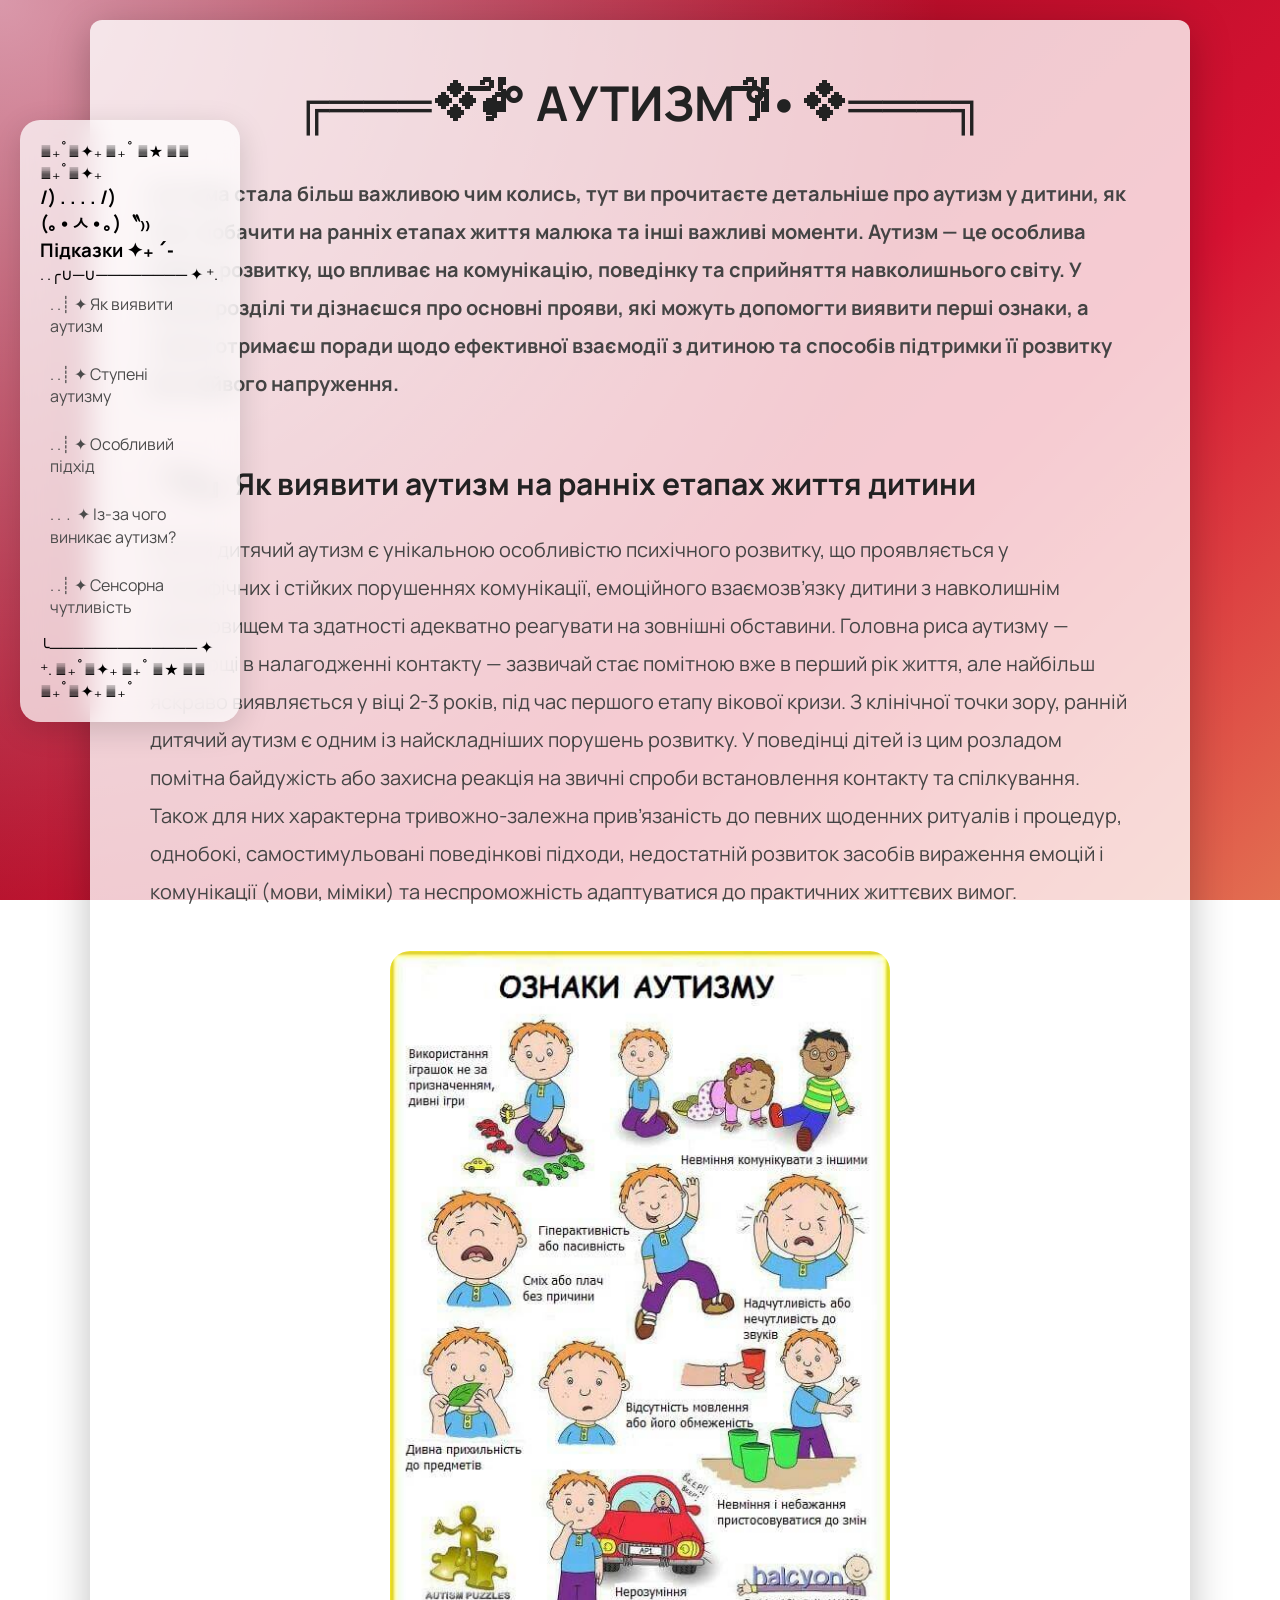
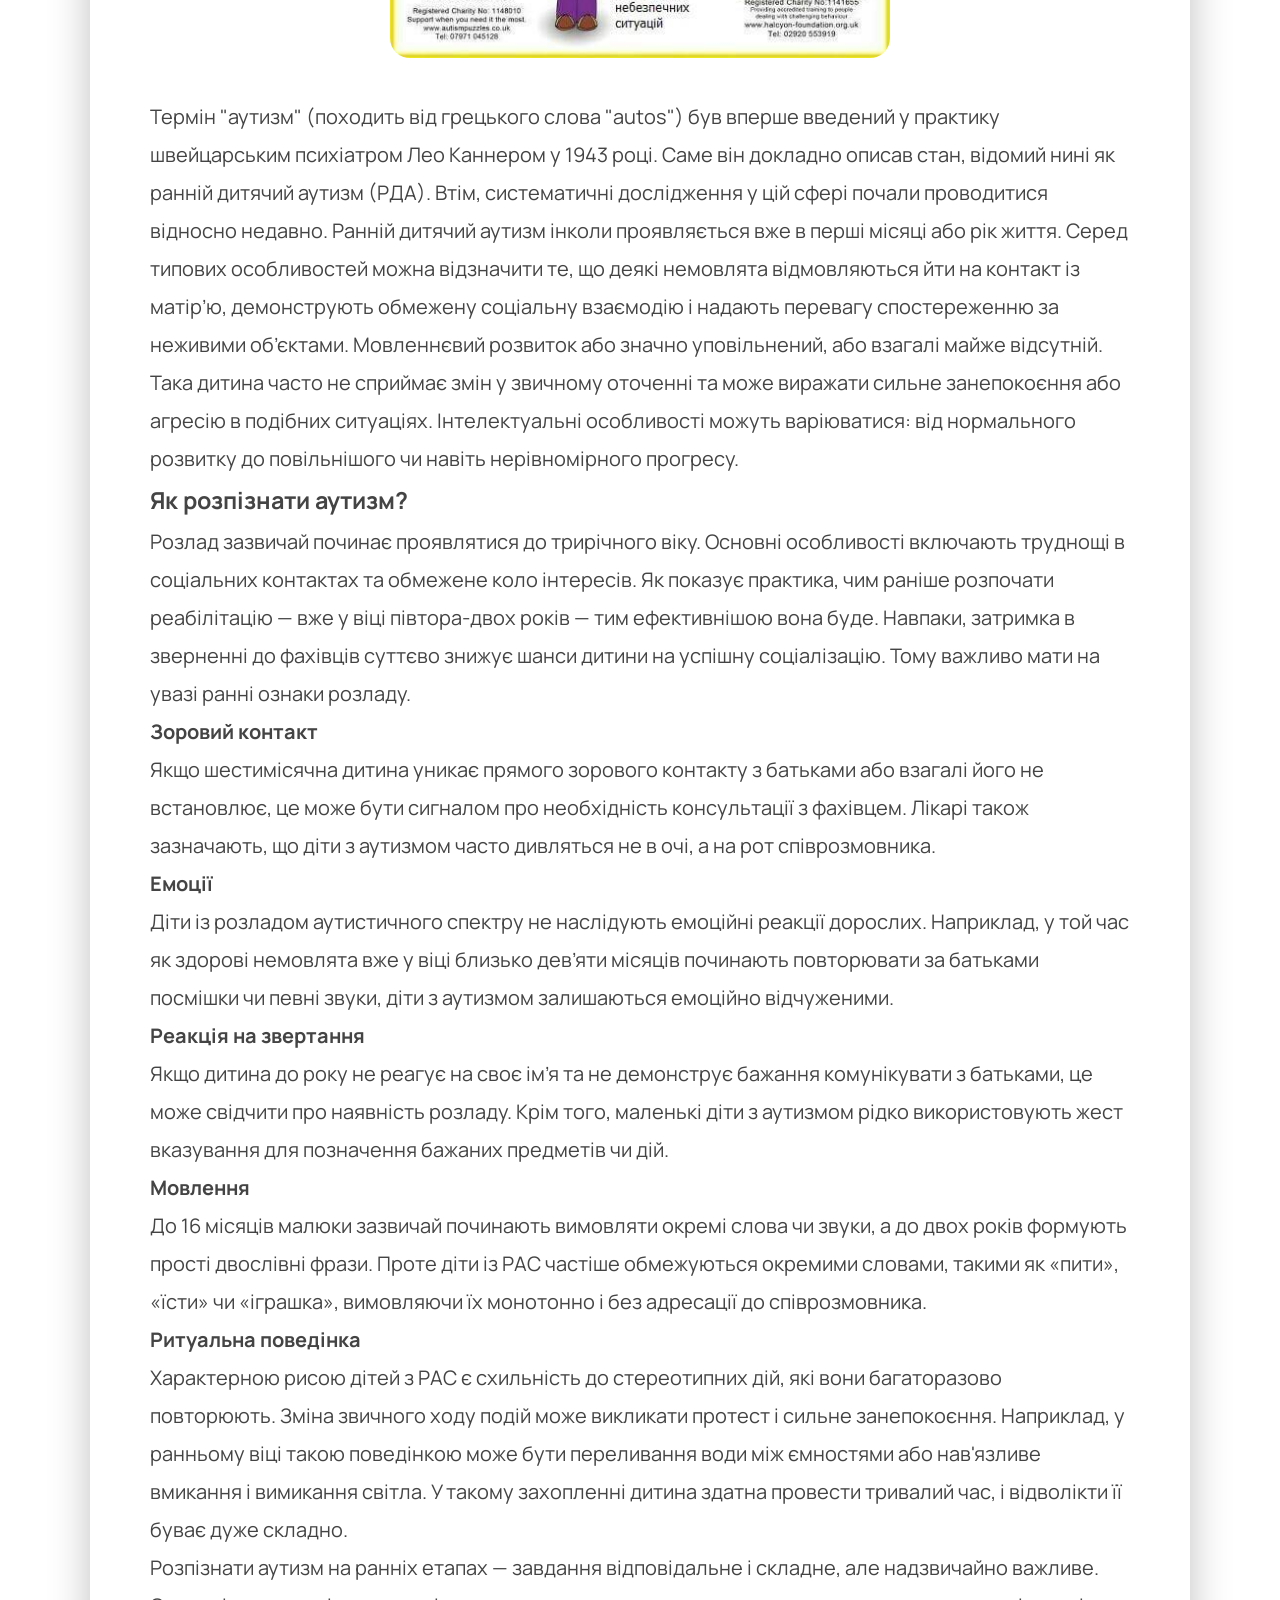
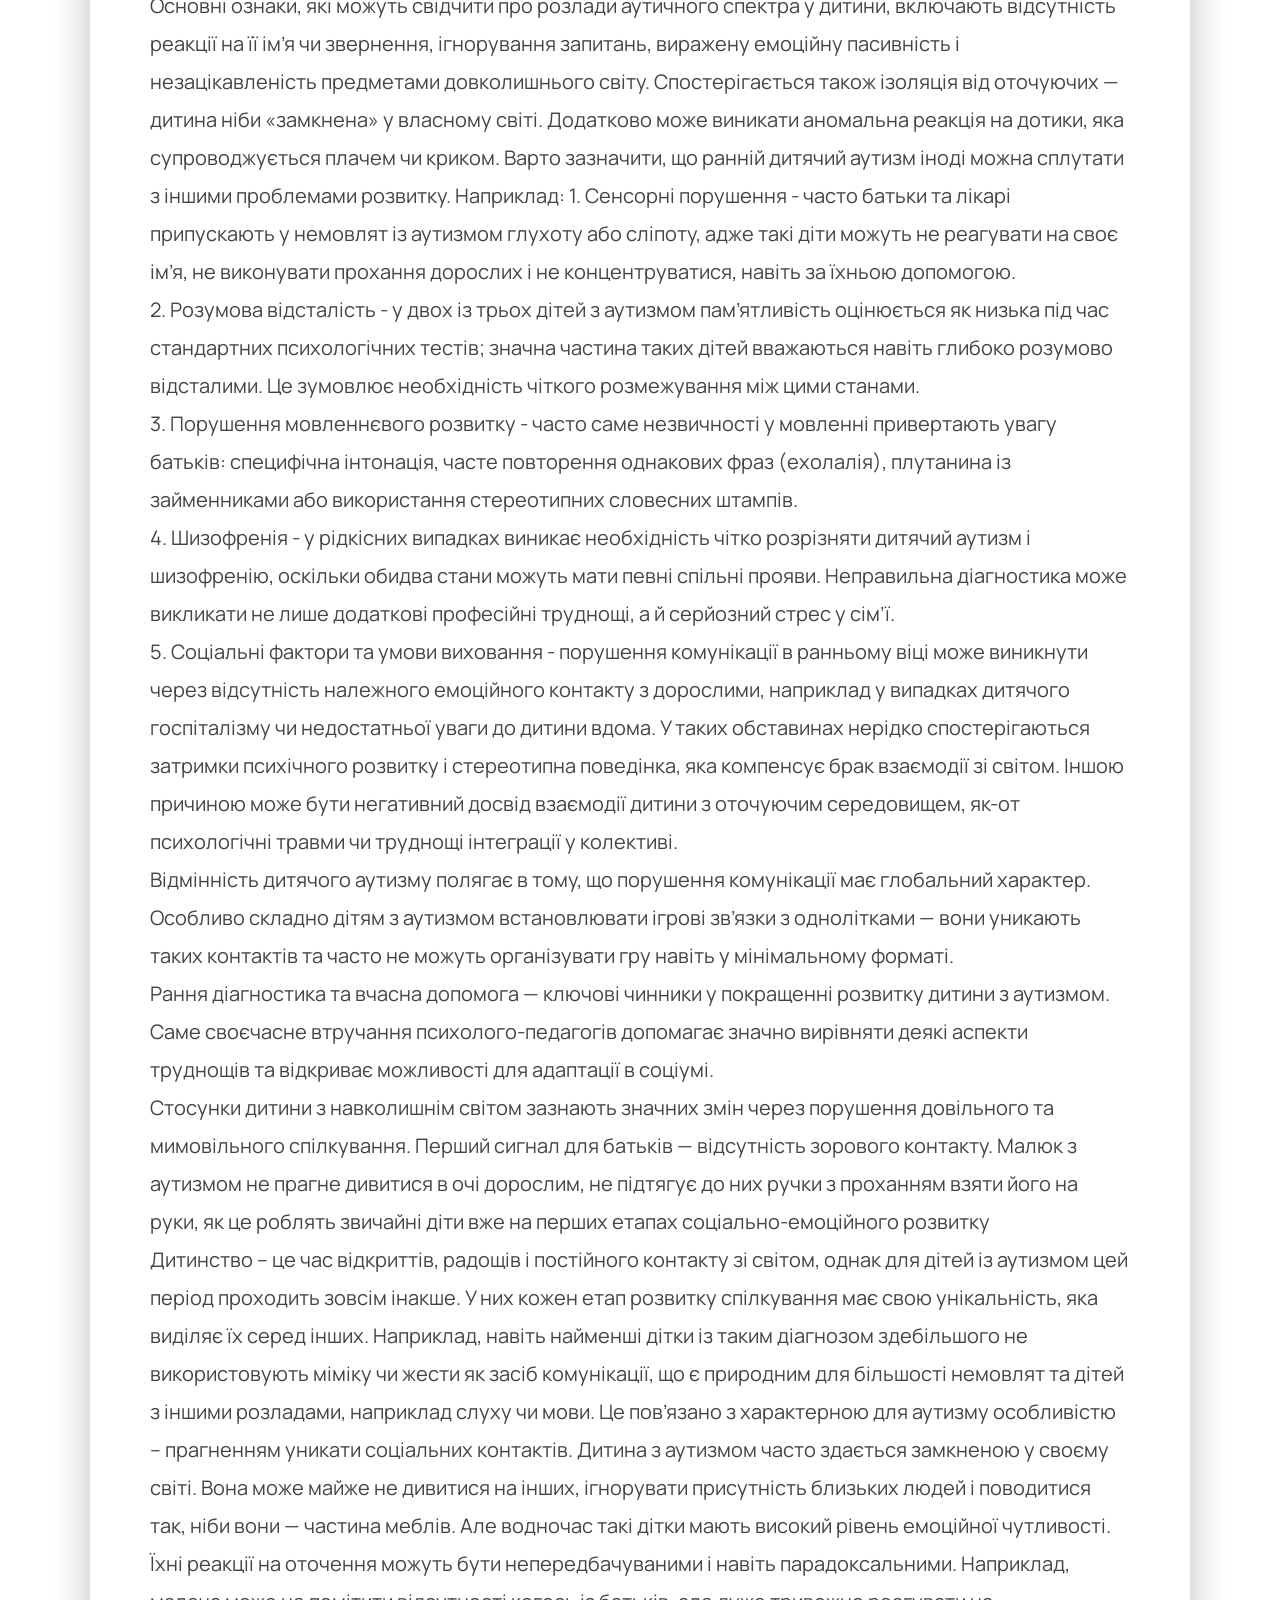
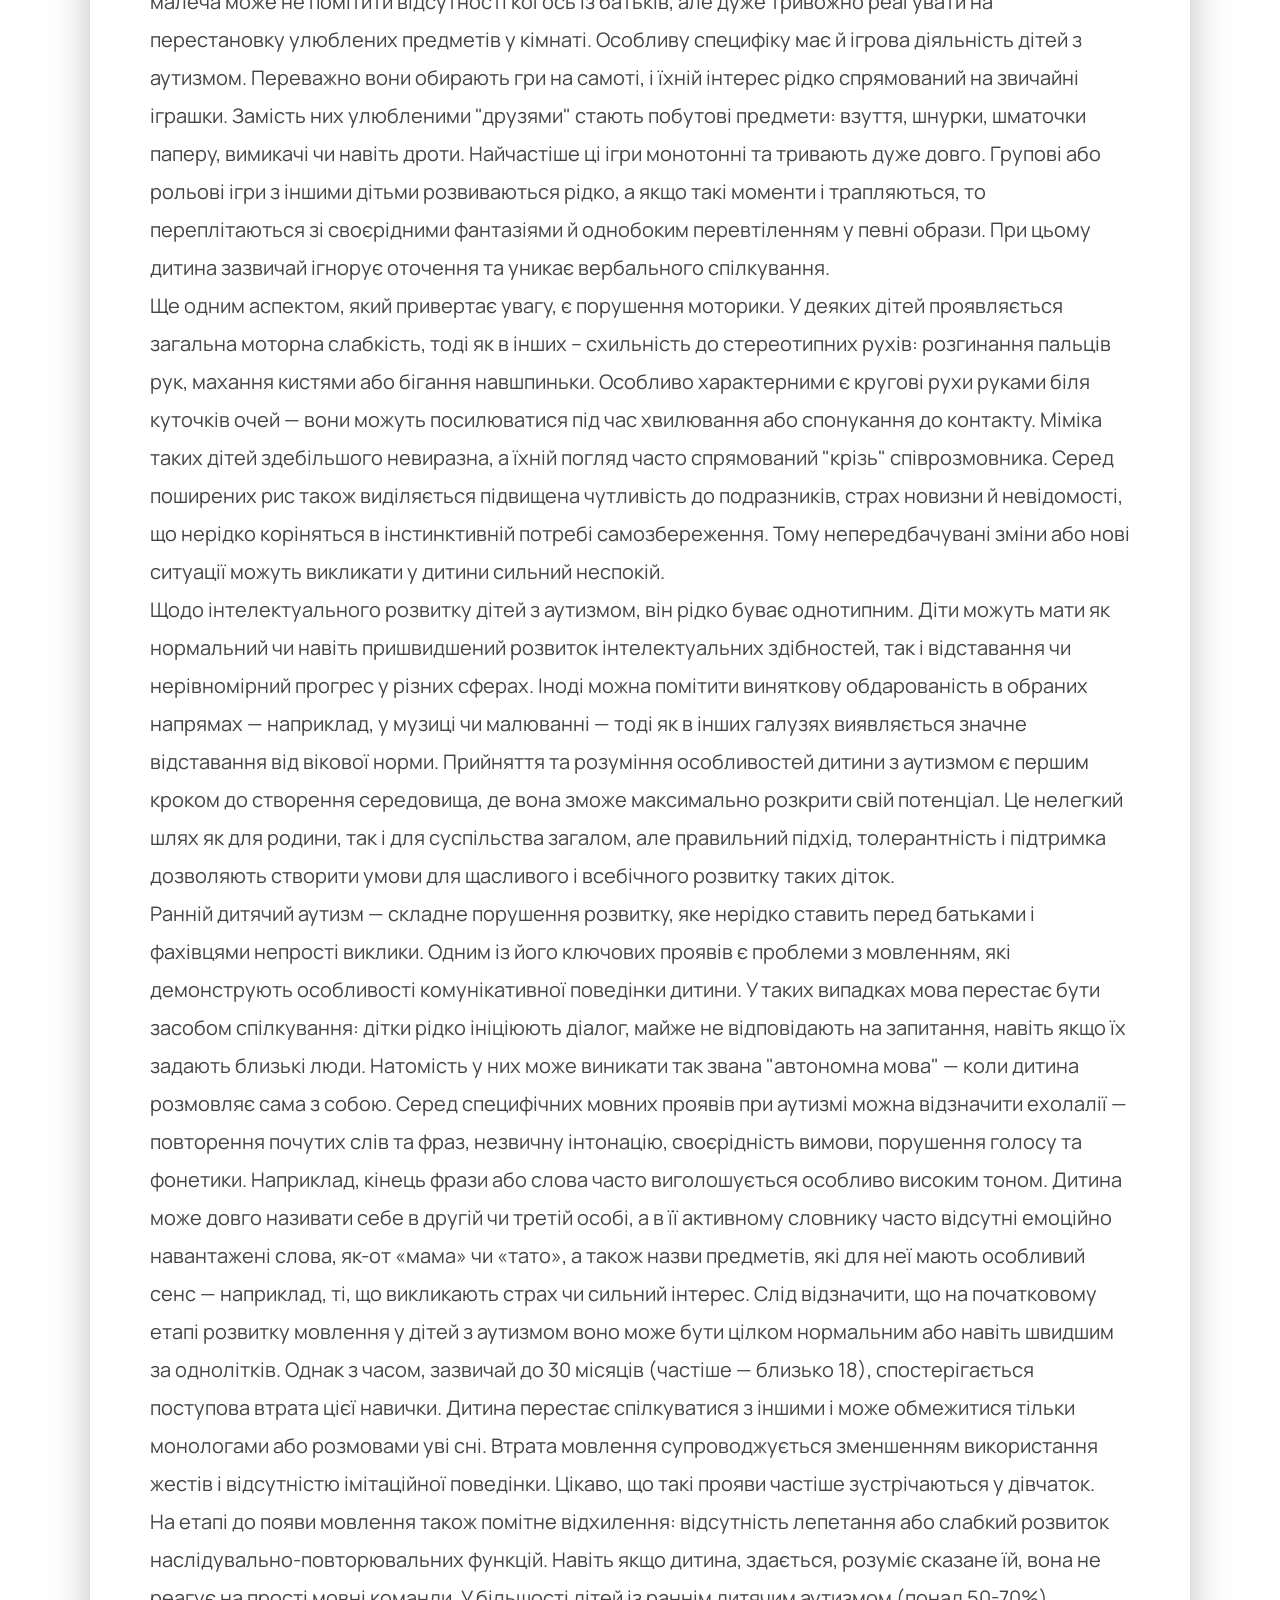
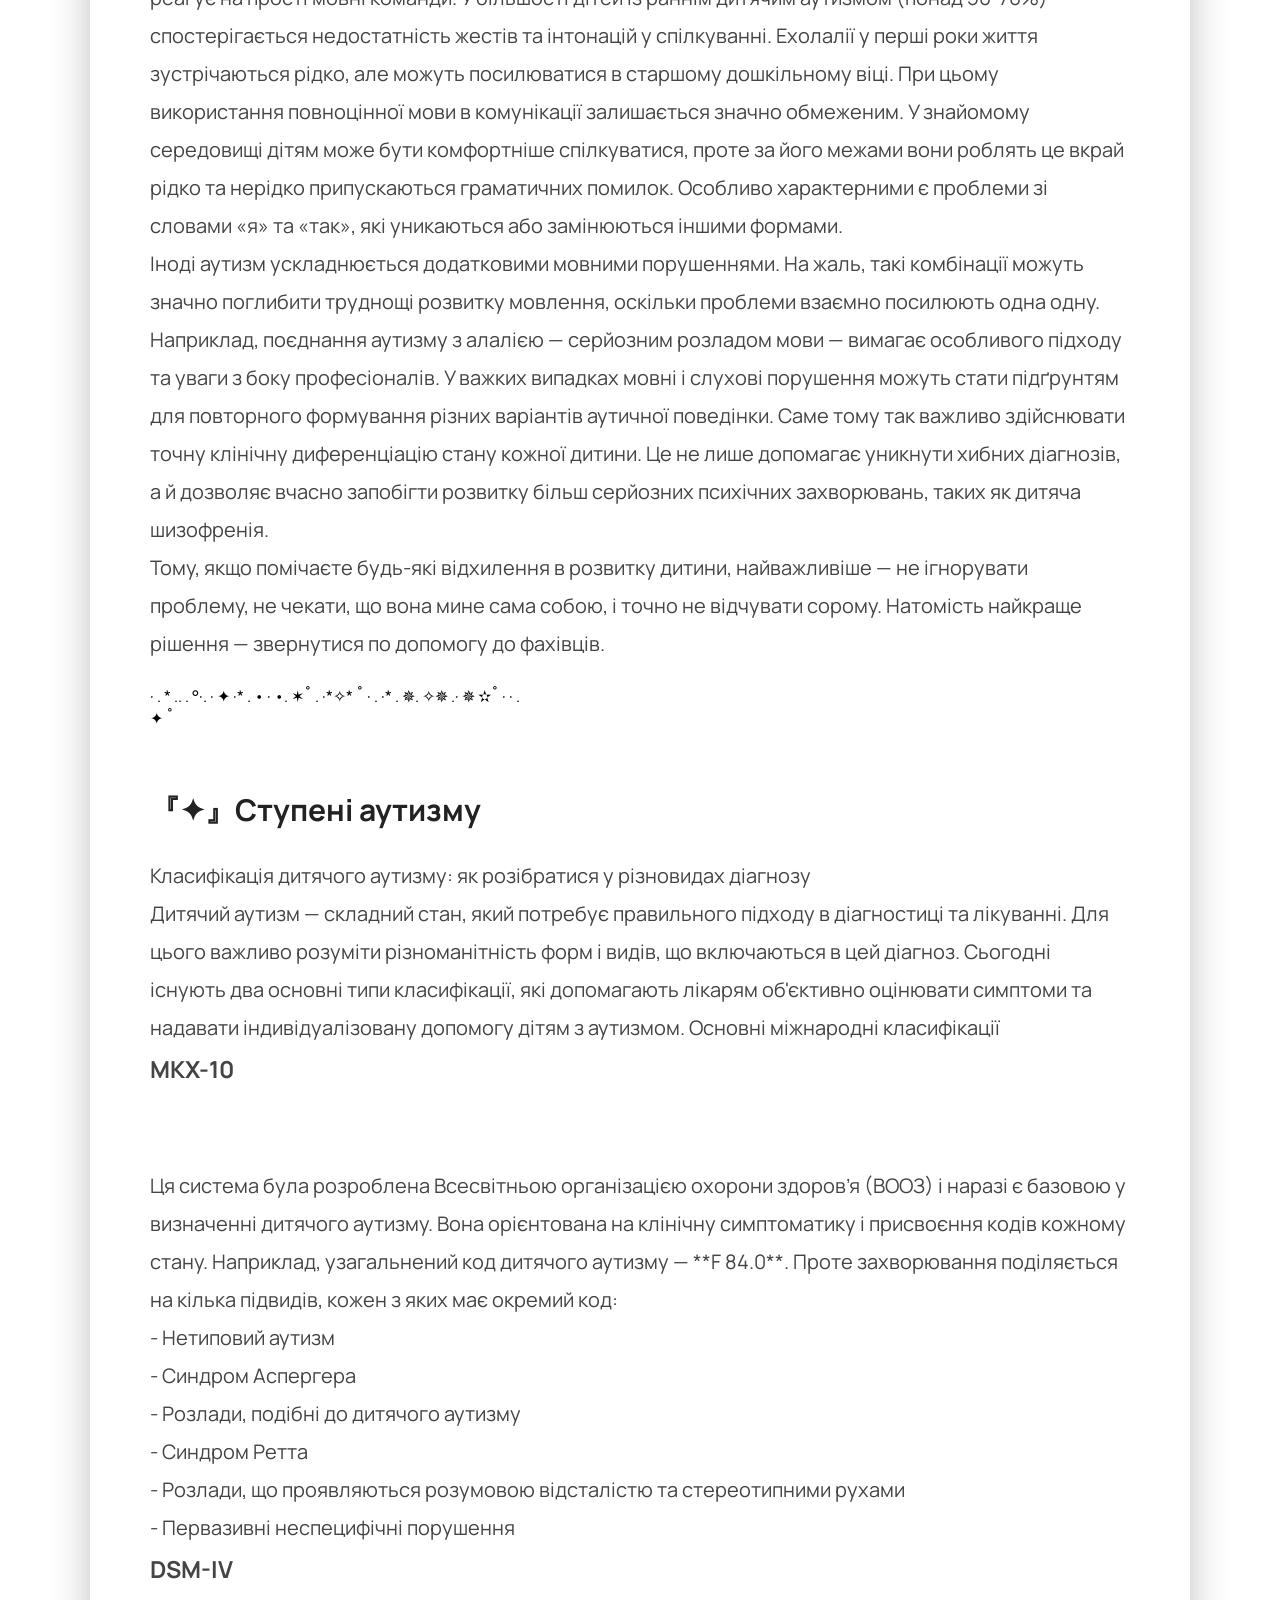
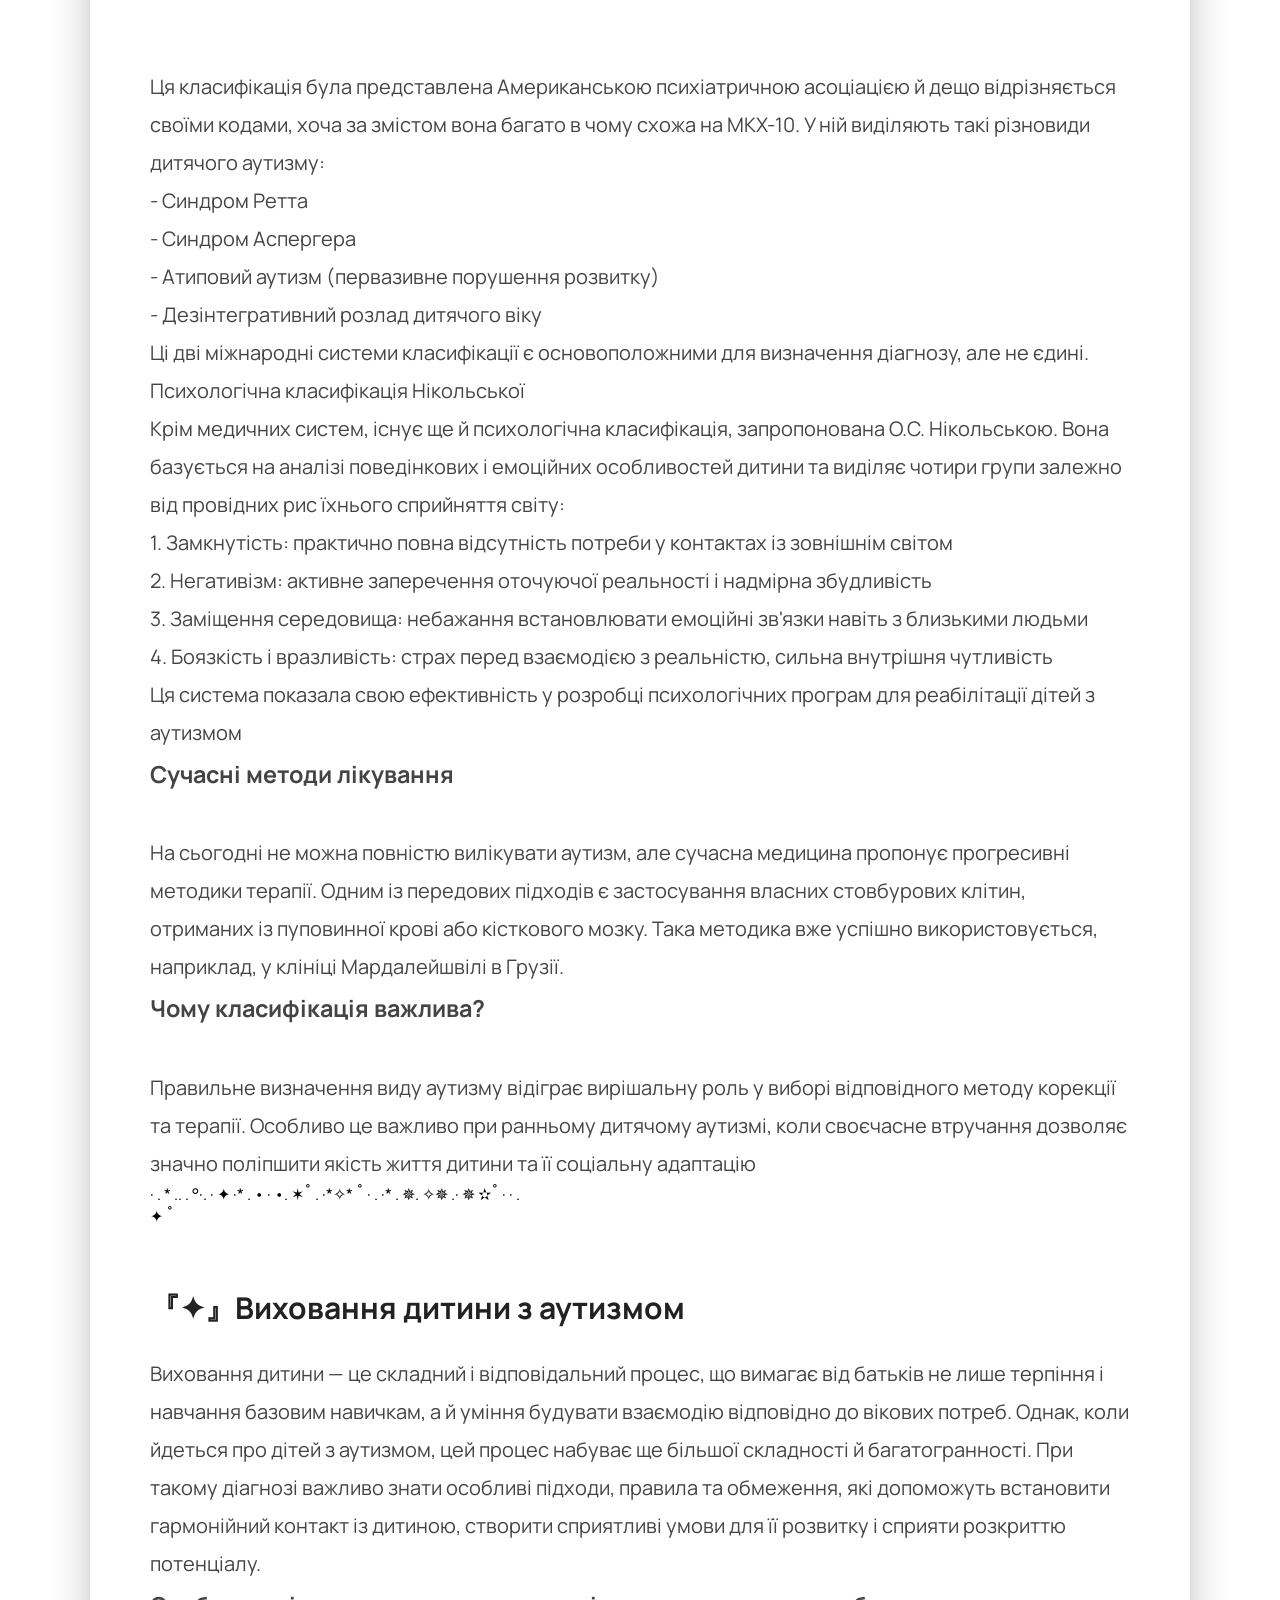
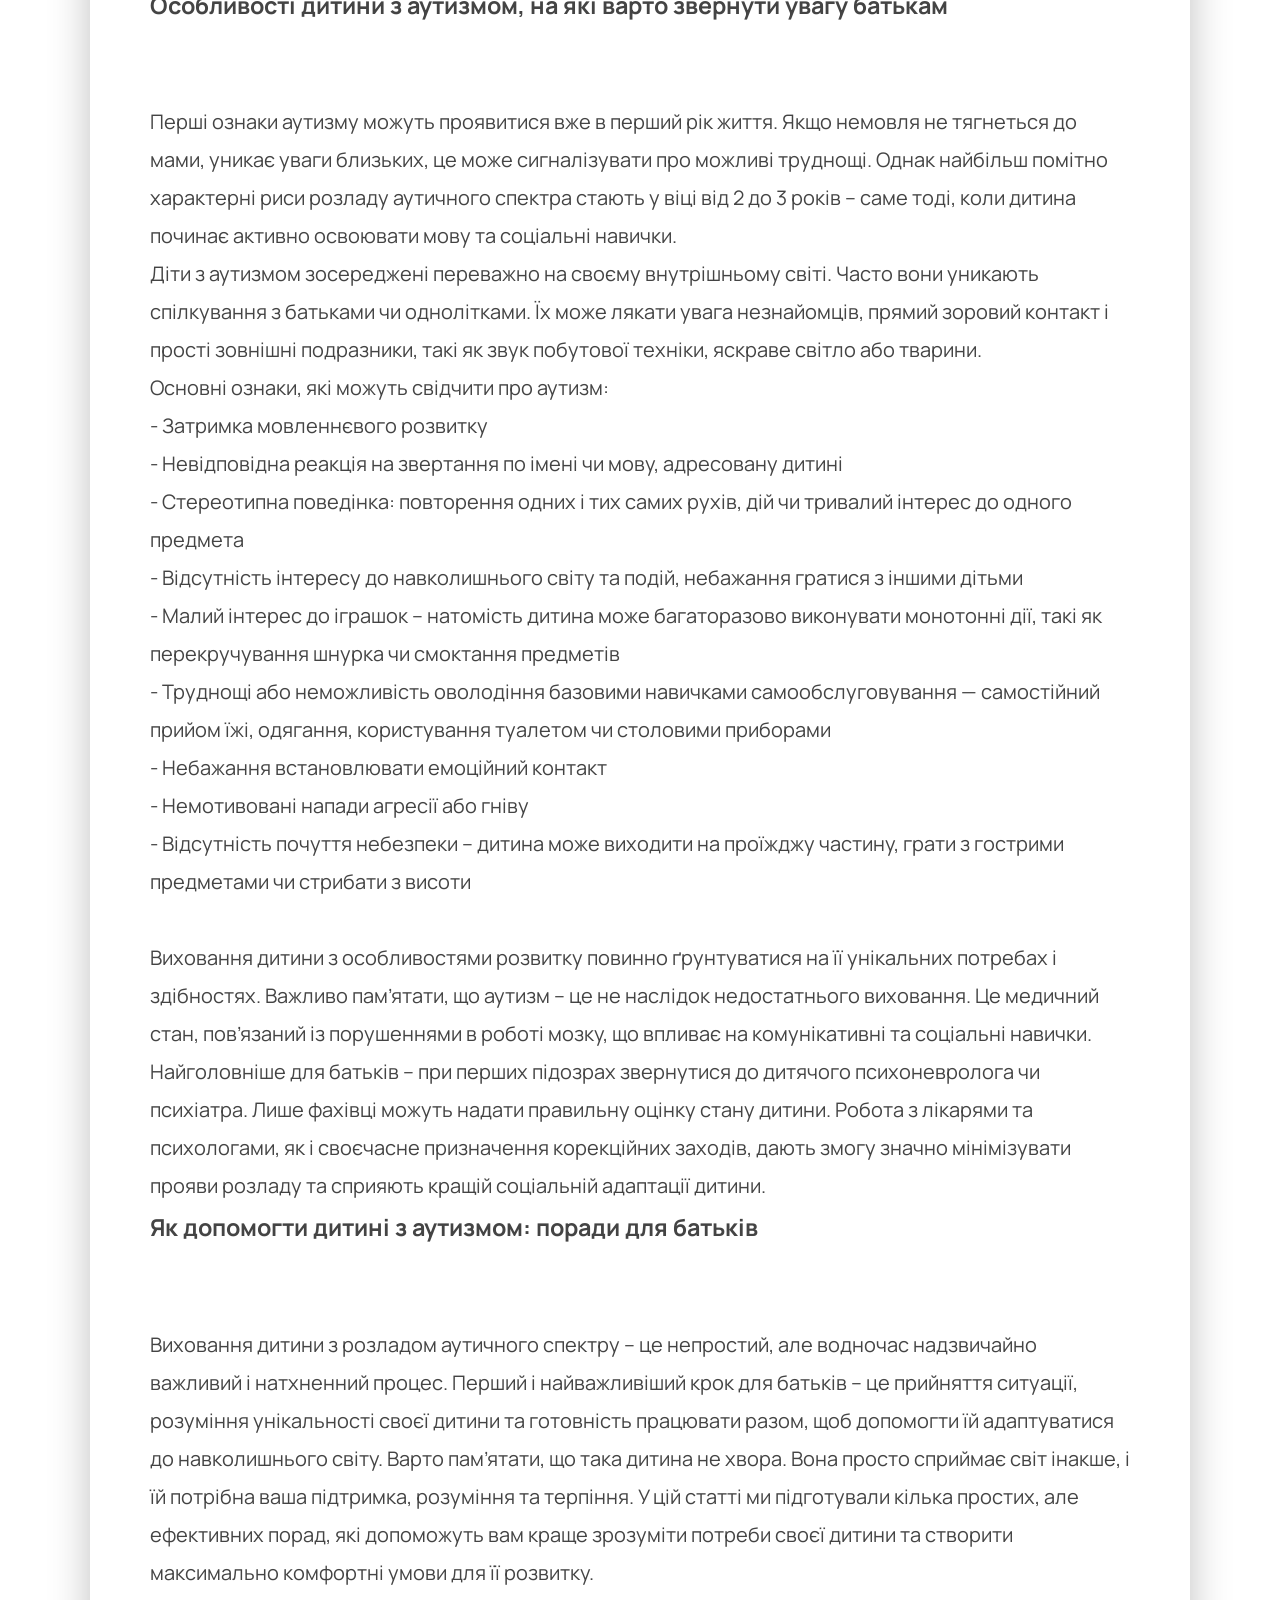
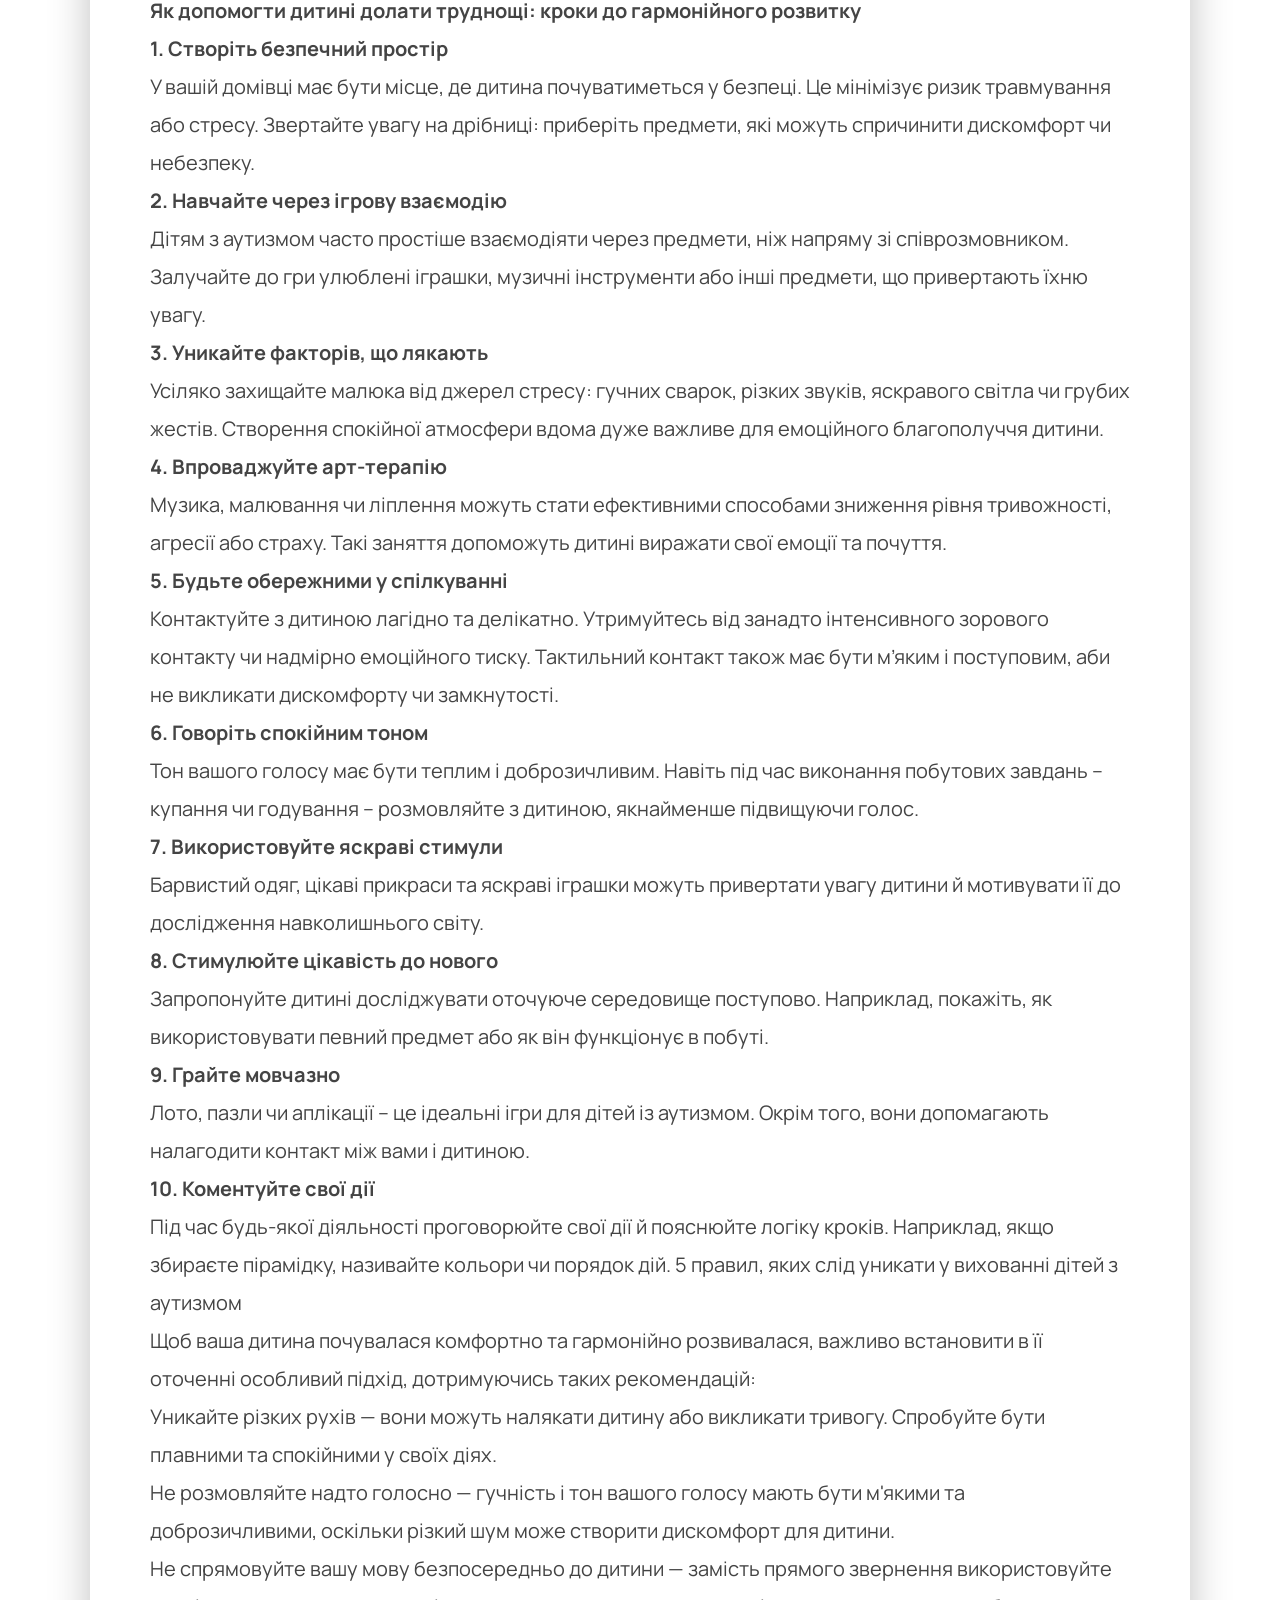
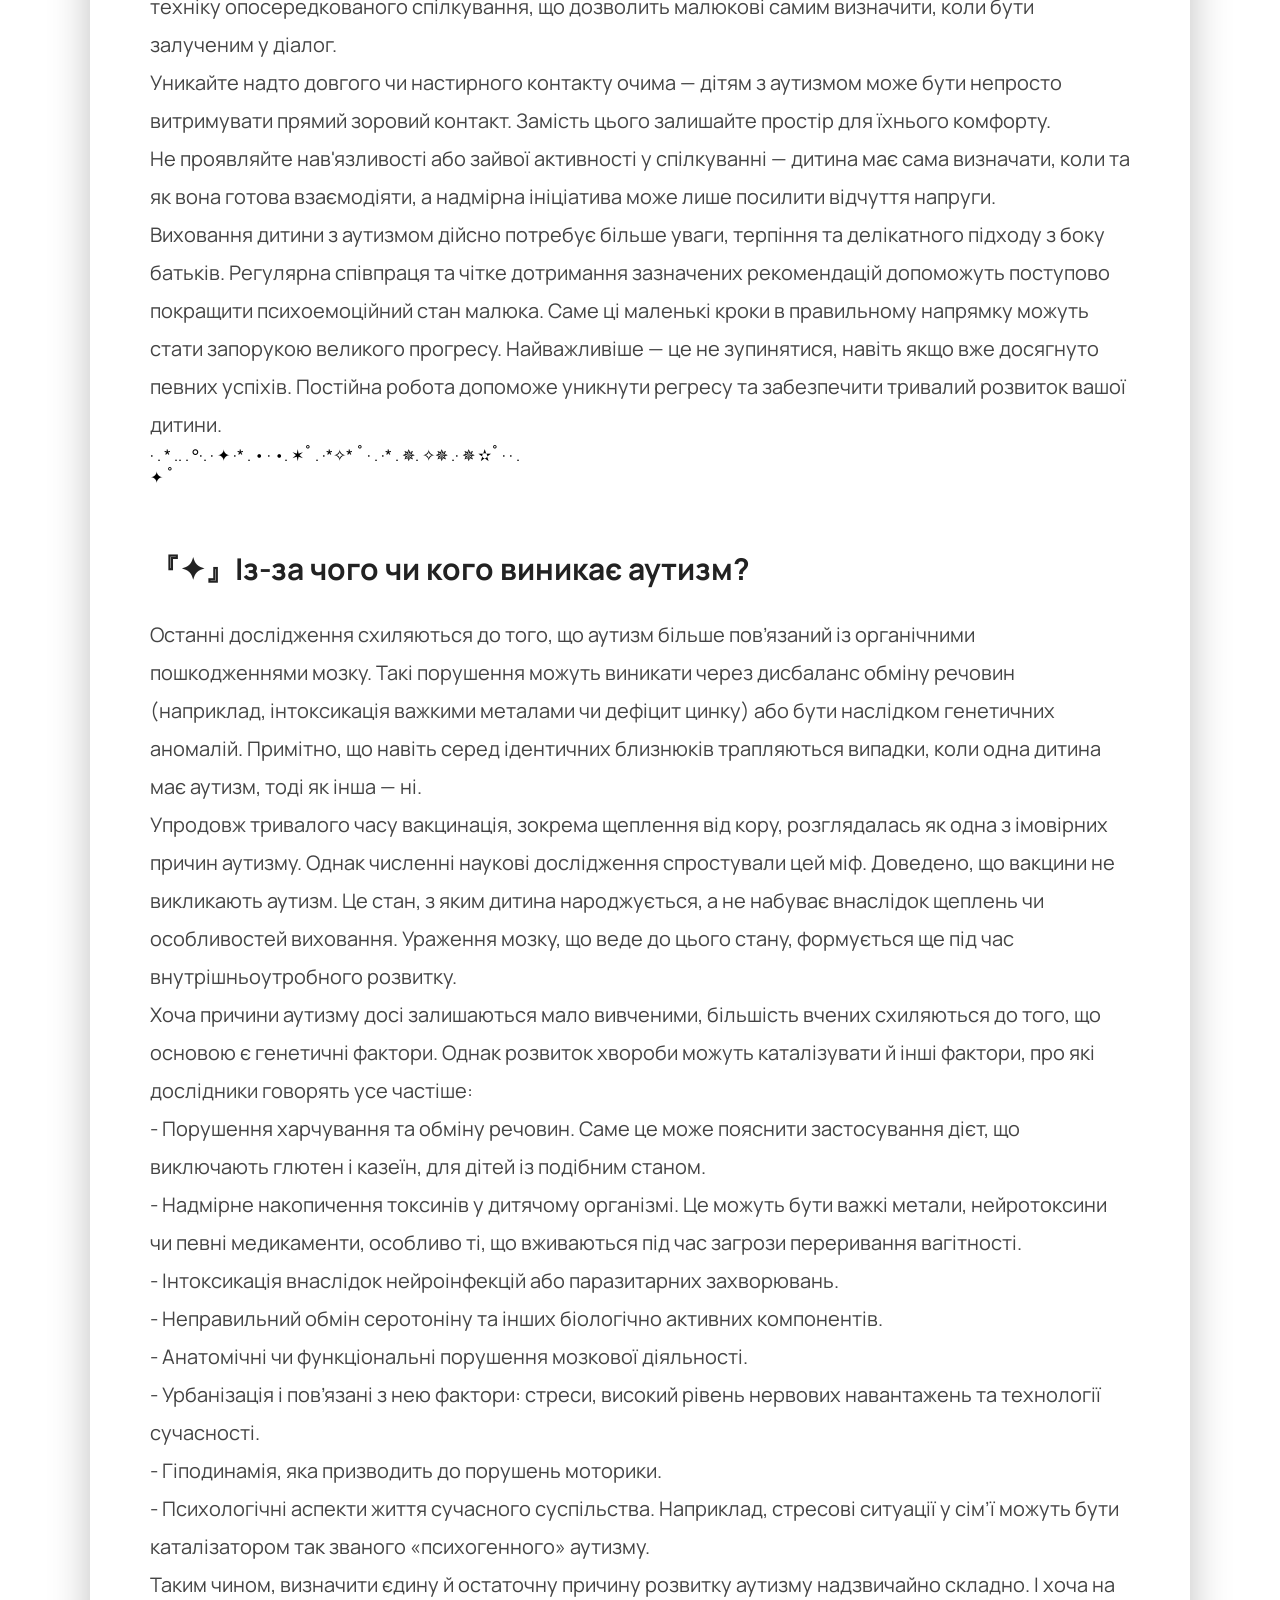
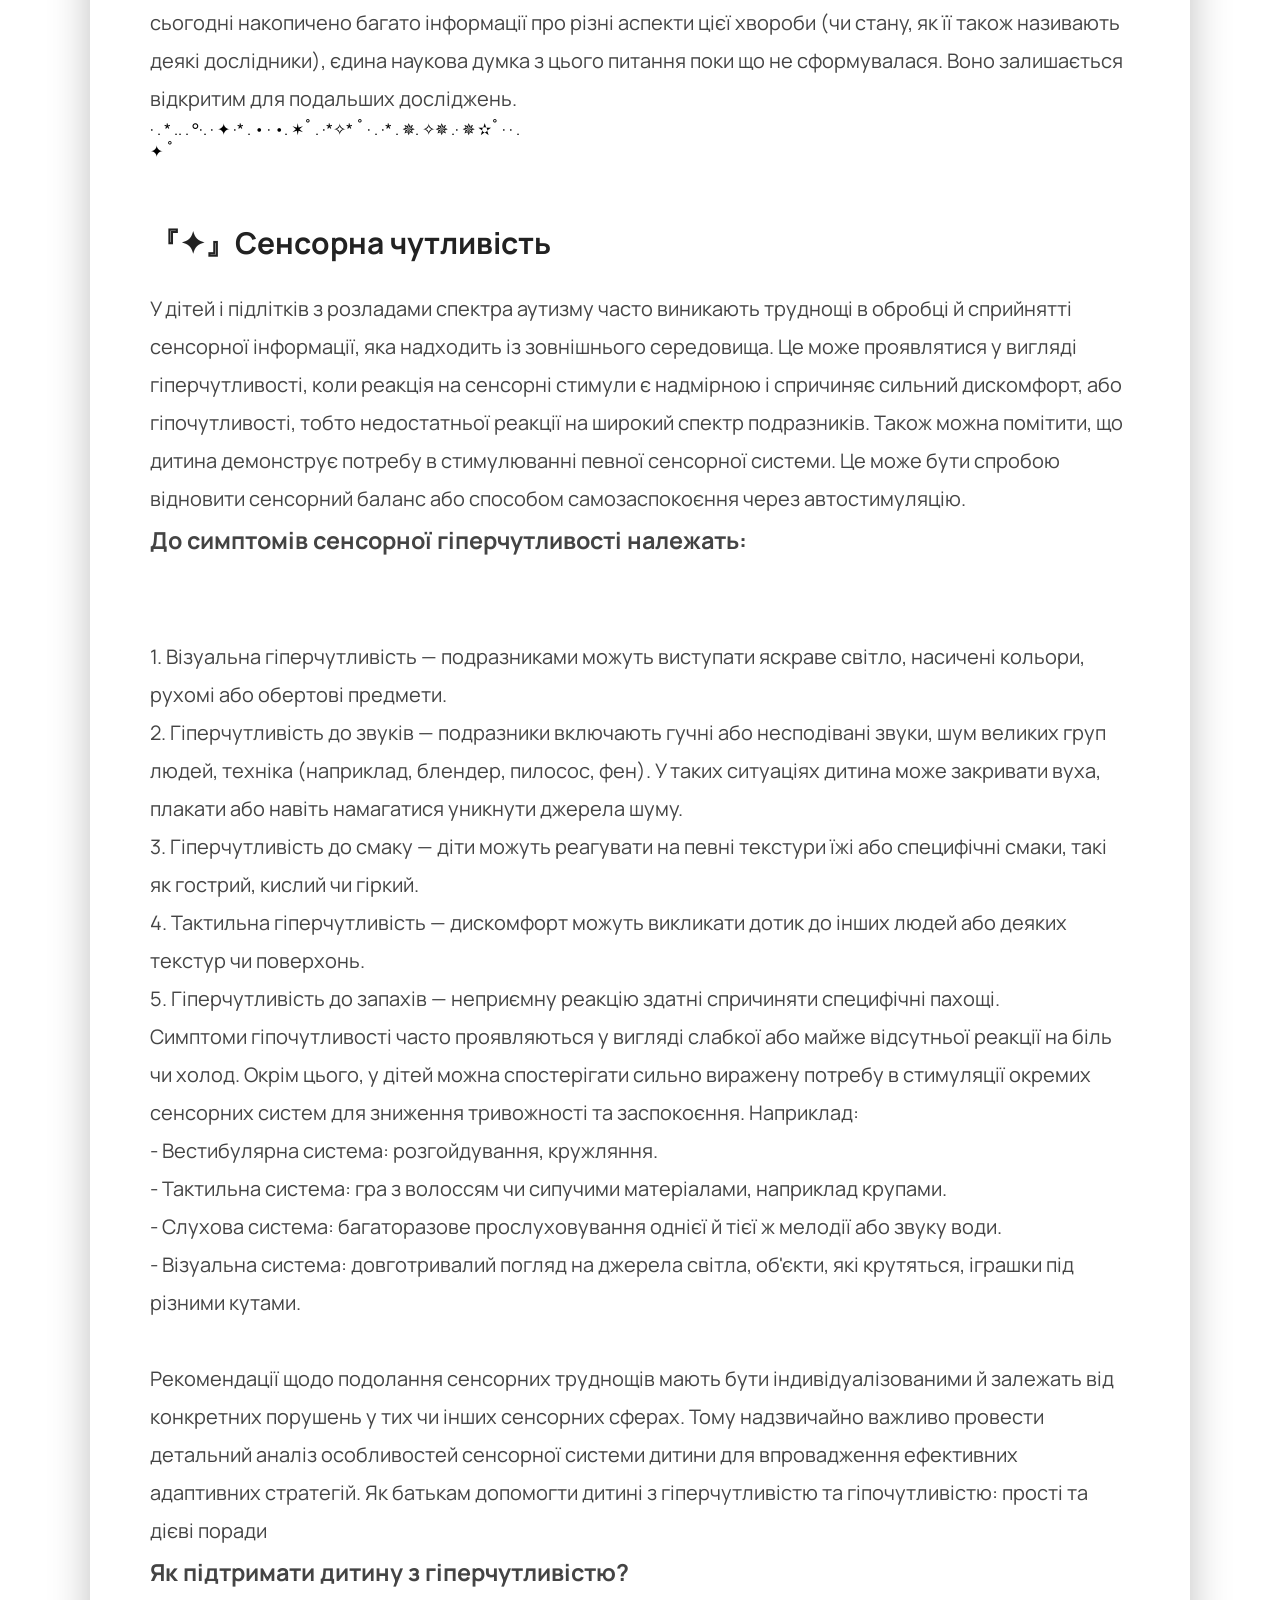
<file: autism.html>
<!DOCTYPE html>
<html lang="uk">
<head>
<meta charset="UTF-8">
<meta name="viewport" content="width=device-width, initial-scale=1.0">

<title>Аутизм</title>

<link href="https://fonts.googleapis.com/css2?family=Manrope:wght@400;600;700&display=swap" rel="stylesheet">

<style>

*{
    margin:0;
    padding:0;
    box-sizing:border-box;
}

body{
    font-family:'Manrope', sans-serif;

    min-height:100vh;

    background:
    radial-gradient(circle at top left, rgba(255,214,231,0.7), transparent 30%),
    radial-gradient(circle at bottom right, rgba(215,236,255,0.7), transparent 35%),
    linear-gradient(135deg,#82071B,#D71232,#EECC70,#EDD1EC);

    background-size:200% 200%;
    animation: gradientMove 12s ease infinite;

    background-attachment: fixed;

    display:flex;
    justify-content:center;

    padding:20px;
}

@keyframes gradientMove{
    0%{background-position:0% 50%;}
    50%{background-position:100% 50%;}
    100%{background-position:0% 50%;}
}

.main-box{
    width:100%;
    max-width:1100px;
    background:rgba(255,255,255,0.78);
    border-radius:12px;
    padding:50px 60px;
    box-shadow:0 10px 40px rgba(0,0,0,0.25);
}

/*заголовок */
.main-title{
    text-align:center;
    font-size:48px;
    font-weight:700;
    margin-bottom:40px;
    color:#222;
}

/* підзаголовок */
.subtitle{
    font-size:30px;
    color:#222;
    margin-top:60px;
    margin-bottom:25px;
    font-weight:700;
}

.content{
    font-size:20px;
    line-height:1.9;
    color:#444;
}

.autyzmoznaky{
    width:100%;
    max-width:500px;
    display:block;
    margin:40px auto;
    border-radius:20px;
}

/* підказка */
.tips{
    position:fixed;
    left:20px;
    top:120px;
    width:220px;

    background:rgba(255,255,255,0.72);
    backdrop-filter:blur(14px);

    border-radius:20px;
    padding:20px;

    box-shadow:0 8px 30px rgba(0,0,0,0.15);
}

.tips a{
    display:block;
    text-decoration:none;
    color:#4b4b4b;
    margin-bottom:10px;
    font-size:16px;
    padding:8px 10px;
    border-radius:10px;
}

.tips a:hover{
    background:rgba(255,255,255,0.6);
    color:#ff7aa2;
}

@media (max-width: 1100px){

    .tips,
    .side-card{
        display:none;
    }

    .main-box{
        padding:30px;
    }

    .main-title{
        font-size:34px;
    }

    .subtitle{
        font-size:24px;
        margin-top:30px;
    }

    .content{
        font-size:18px;
        line-height:1.7;
    }
}

@media (max-width: 600px){

    body{
        padding:10px;
    }

    .main-box{
        padding:20px;
    }

    .main-title{
        font-size:26px;
    }

    .subtitle{
        font-size:20px;
    }

    .content{
        font-size:16px;
    }
}

html{
    scroll-behavior:smooth;
}


    
</style>
</head>

<body>

<div class="tips">
⧣₊˚﹒✦₊  ⧣₊˚  𓂃★   ⸝⸝ ⧣₊˚﹒✦₊
           <h3>  /) . . . . /)</h3>
    <h3>    (｡•ㅅ•｡)〝₎₎ Підказки ✦₊ ˊ˗</h3>
. .╭∪─∪──────── ✦ ⁺.
    <a href="#Ayak">. .┊ ✦ Як виявити аутизм</a>
    <a href="#Stypen">. .┊ ✦ Ступені аутизму</a>
    <a href="#Vihovannya">. .┊ ✦ Особливий підхід</a>
    <a href="#Izzachogooto">. .﹒✦ Із-за чого виникає аутизм?</a>
        <a href="#Chytlivist">. .┊ ✦ Сенсорна чутливість</a>
   ╰─────────────  ✦ ⁺.
⧣₊˚﹒✦₊  ⧣₊˚  𓂃★    ⸝⸝ ⧣₊˚﹒✦₊  ⧣₊˚
</div>
</div>

<div class="main-box">

    <div class="main-title">
        ╔═══❖•ೋ° АУТИЗМ °ೋ•❖═══╗
    </div>

    <div class="content">

        <b>
Ця тема стала більш важливою чим колись, тут ви прочитаєте детальніше про аутизм у дитини, як його побачити на ранніх етапах життя малюка та інші важливі моменти.
            Аутизм — це особлива форма розвитку, що впливає на комунікацію, поведінку та сприйняття навколишнього світу. У цьому розділі ти дізнаєшся про основні прояви,
            які можуть допомогти виявити перші ознаки,
            а також отримаєш поради щодо ефективної взаємодії з дитиною та способів підтримки її розвитку без зайвого напруження.
        </b>

    </div>

<div class="subtitle" id="Ayak"> 『✦』Як виявити аутизм на ранніх етапах життя дитини
    </div>

    <div class="content">
Ранній дитячий аутизм є унікальною особливістю психічного розвитку, що проявляється у специфічних і стійких порушеннях комунікації, емоційного взаємозв’язку дитини з навколишнім середовищем та здатності адекватно реагувати на зовнішні обставини. 
        Головна риса аутизму — труднощі в налагодженні контакту — зазвичай стає помітною вже в перший рік життя, але найбільш яскраво виявляється у віці 2-3 років, під час першого етапу вікової кризи.
З клінічної точки зору, ранній дитячий аутизм є одним із найскладніших порушень розвитку. У поведінці дітей із цим розладом помітна байдужість або захисна реакція на звичні спроби встановлення контакту та спілкування. 
        Також для них характерна тривожно-залежна прив’язаність до певних щоденних ритуалів і процедур, однобокі, самостимульовані поведінкові підходи, недостатній розвиток засобів вираження емоцій і комунікації (мови, міміки) та неспроможність адаптуватися до практичних життєвих вимог.
<img src="autyzmoznaky.png" class="autyzmoznaky">
Термін "аутизм" (походить від грецького слова "autos") був вперше введений у практику швейцарським психіатром Лео Каннером у 1943 році. Саме він докладно описав стан, відомий нині як ранній дитячий аутизм (РДА). Втім, систематичні дослідження у цій сфері почали проводитися відносно недавно.

Ранній дитячий аутизм інколи проявляється вже в перші місяці або рік життя. Серед типових особливостей можна відзначити те, що деякі немовлята відмовляються йти на контакт із матір’ю, демонструють обмежену соціальну взаємодію і надають перевагу спостереженню за неживими об’єктами. Мовленнєвий розвиток або значно уповільнений, або взагалі майже відсутній. Така дитина часто не сприймає змін у звичному оточенні та може виражати сильне занепокоєння або агресію в подібних ситуаціях. Інтелектуальні особливості можуть варіюватися: від нормального розвитку до повільнішого чи навіть нерівномірного прогресу.<br>

<h3>Як розпізнати аутизм? </h3> 

Розлад зазвичай починає проявлятися до трирічного віку. Основні особливості включають труднощі в соціальних контактах та обмежене коло інтересів. Як показує практика, чим раніше розпочати реабілітацію — вже у віці півтора-двох років — тим ефективнішою вона буде. Навпаки, затримка в зверненні до фахівців суттєво знижує шанси дитини на успішну соціалізацію. Тому важливо мати на увазі ранні ознаки розладу.<br>

<b>Зоровий контакт</b><br> Якщо шестимісячна дитина уникає прямого зорового контакту з батьками або взагалі його не встановлює, це може бути сигналом про необхідність консультації з фахівцем. Лікарі також зазначають, що діти з аутизмом часто дивляться не в очі, а на рот співрозмовника.<br>

<b>Емоції</b><br> Діти із розладом аутистичного спектру не наслідують емоційні реакції дорослих. Наприклад, у той час як здорові немовлята вже у віці близько дев’яти місяців починають повторювати за батьками посмішки чи певні звуки, діти з аутизмом залишаються емоційно відчуженими.<br>

<b>Реакція на звертання</b><br> Якщо дитина до року не реагує на своє ім’я та не демонструє бажання комунікувати з батьками, це може свідчити про наявність розладу. Крім того, маленькі діти з аутизмом рідко використовують жест вказування для позначення бажаних предметів чи дій.<br>

<b>Мовлення</b><br> До 16 місяців малюки зазвичай починають вимовляти окремі слова чи звуки, а до двох років формують прості двослівні фрази. Проте діти із РАС частіше обмежуються окремими словами, такими як «пити», «їсти» чи «іграшка», вимовляючи їх монотонно і без адресації до співрозмовника.<br>

<b>Ритуальна поведінка</b><br> Характерною рисою дітей з РАС є схильність до стереотипних дій, які вони багаторазово повторюють. Зміна звичного ходу подій може викликати протест і сильне занепокоєння. Наприклад, у ранньому віці такою поведінкою може бути переливання води між ємностями або нав'язливе вмикання і вимикання світла. У такому захопленні дитина здатна провести тривалий час, і відволікти її буває дуже складно.<br>

Розпізнати аутизм на ранніх етапах — завдання відповідальне і складне, але надзвичайно важливе. Основні ознаки, які можуть свідчити про розлади аутичного спектра у дитини, включають відсутність реакції на її ім’я чи звернення, ігнорування запитань, виражену емоційну пасивність і незацікавленість предметами довколишнього світу. Спостерігається також ізоляція від оточуючих — дитина ніби «замкнена» у власному світі. Додатково може виникати аномальна реакція на дотики, яка супроводжується плачем чи криком.

Варто зазначити, що ранній дитячий аутизм іноді можна сплутати з іншими проблемами розвитку. Наприклад:

1. Сенсорні порушення - часто батьки та лікарі припускають у немовлят із аутизмом глухоту або сліпоту, адже такі діти можуть не реагувати на своє ім’я, не виконувати прохання дорослих і не концентруватися, навіть за їхньою допомогою.<br>

2. Розумова відсталість - у двох із трьох дітей з аутизмом пам’ятливість оцінюється як низька під час стандартних психологічних тестів; значна частина таких дітей вважаються навіть глибоко розумово відсталими. Це зумовлює необхідність чіткого розмежування між цими станами.<br>

3. Порушення мовленнєвого розвитку - часто саме незвичності у мовленні привертають увагу батьків: специфічна інтонація, часте повторення однакових фраз (ехолалія), плутанина із займенниками або використання стереотипних словесних штампів.<br>

4. Шизофренія - у рідкісних випадках виникає необхідність чітко розрізняти дитячий аутизм і шизофренію, оскільки обидва стани можуть мати певні спільні прояви. Неправильна діагностика може викликати не лише додаткові професійні труднощі, а й серйозний стрес у сім’ї.<br>

5. Соціальні фактори та умови виховання - порушення комунікації в ранньому віці може виникнути через відсутність належного емоційного контакту з дорослими, наприклад у випадках дитячого госпіталізму чи недостатньої уваги до дитини вдома. У таких обставинах нерідко спостерігаються затримки психічного розвитку і стереотипна поведінка, яка компенсує брак взаємодії зі світом. Іншою причиною може бути негативний досвід взаємодії дитини з оточуючим середовищем, як-от психологічні травми чи труднощі інтеграції у колективі.<br>

Відмінність дитячого аутизму полягає в тому, що порушення комунікації має глобальний характер. Особливо складно дітям з аутизмом встановлювати ігрові зв’язки з однолітками — вони уникають таких контактів та часто не можуть організувати гру навіть у мінімальному форматі.<br>

Рання діагностика та вчасна допомога — ключові чинники у покращенні розвитку дитини з аутизмом. Саме своєчасне втручання психолого-педагогів допомагає значно вирівняти деякі аспекти труднощів та відкриває можливості для адаптації в соціумі.<br>

Стосунки дитини з навколишнім світом зазнають значних змін через порушення довільного та мимовільного спілкування. Перший сигнал для батьків — відсутність зорового контакту. Малюк з аутизмом не прагне дивитися в очі дорослим, не підтягує до них ручки з проханням взяти його на руки, як це роблять звичайні діти вже на перших етапах соціально-емоційного розвитку<br>

Дитинство – це час відкриттів, радощів і постійного контакту зі світом, однак для дітей із аутизмом цей період проходить зовсім інакше. У них кожен етап розвитку спілкування має свою унікальність, яка виділяє їх серед інших. Наприклад, навіть найменші дітки із таким діагнозом здебільшого не використовують міміку чи жести як засіб комунікації, що є природним для більшості немовлят та дітей з іншими розладами, наприклад слуху чи мови. Це пов’язано з характерною для аутизму особливістю – прагненням уникати соціальних контактів.

Дитина з аутизмом часто здається замкненою у своєму світі. Вона може майже не дивитися на інших, ігнорувати присутність близьких людей і поводитися так, ніби вони — частина меблів. Але водночас такі дітки мають високий рівень емоційної чутливості. Їхні реакції на оточення можуть бути непередбачуваними і навіть парадоксальними. Наприклад, малеча може не помітити відсутності когось із батьків, але дуже тривожно реагувати на перестановку улюблених предметів у кімнаті.

Особливу специфіку має й ігрова діяльність дітей з аутизмом. Переважно вони обирають гри на самоті, і їхній інтерес рідко спрямований на звичайні іграшки. Замість них улюбленими "друзями" стають побутові предмети: взуття, шнурки, шматочки паперу, вимикачі чи навіть дроти. Найчастіше ці ігри монотонні та тривають дуже довго. Групові або рольові ігри з іншими дітьми розвиваються рідко, а якщо такі моменти і трапляються, то переплітаються зі своєрідними фантазіями й однобоким перевтіленням у певні образи. При цьому дитина зазвичай ігнорує оточення та уникає вербального спілкування.<br>

Ще одним аспектом, який привертає увагу, є порушення моторики. У деяких дітей проявляється загальна моторна слабкість, тоді як в інших – схильність до стереотипних рухів: розгинання пальців рук, махання кистями або бігання навшпиньки. Особливо характерними є кругові рухи руками біля куточків очей — вони можуть посилюватися під час хвилювання або спонукання до контакту. Міміка таких дітей здебільшого невиразна, а їхній погляд часто спрямований "крізь" співрозмовника.

Серед поширених рис також виділяється підвищена чутливість до подразників, страх новизни й невідомості, що нерідко коріняться в інстинктивній потребі самозбереження. Тому непередбачувані зміни або нові ситуації можуть викликати у дитини сильний неспокій.
<br>
Щодо інтелектуального розвитку дітей з аутизмом, він рідко буває однотипним. Діти можуть мати як нормальний чи навіть пришвидшений розвиток інтелектуальних здібностей, так і відставання чи нерівномірний прогрес у різних сферах. Іноді можна помітити виняткову обдарованість в обраних напрямах — наприклад, у музиці чи малюванні — тоді як в інших галузях виявляється значне відставання від вікової норми.

Прийняття та розуміння особливостей дитини з аутизмом є першим кроком до створення середовища, де вона зможе максимально розкрити свій потенціал. Це нелегкий шлях як для родини, так і для суспільства загалом, але правильний підхід, толерантність і підтримка дозволяють створити умови для щасливого і всебічного розвитку таких діток.
<br>
Ранній дитячий аутизм — складне порушення розвитку, яке нерідко ставить перед батьками і фахівцями непрості виклики. Одним із його ключових проявів є проблеми з мовленням, які демонструють особливості комунікативної поведінки дитини. У таких випадках мова перестає бути засобом спілкування: дітки рідко ініціюють діалог, майже не відповідають на запитання, навіть якщо їх задають близькі люди. Натомість у них може виникати так звана "автономна мова" — коли дитина розмовляє сама з собою.

Серед специфічних мовних проявів при аутизмі можна відзначити ехолалії — повторення почутих слів та фраз, незвичну інтонацію, своєрідність вимови, порушення голосу та фонетики. Наприклад, кінець фрази або слова часто виголошується особливо високим тоном. Дитина може довго називати себе в другій чи третій особі, а в її активному словнику часто відсутні емоційно навантажені слова, як-от «мама» чи «тато», а також назви предметів, які для неї мають особливий сенс — наприклад, ті, що викликають страх чи сильний інтерес.

Слід відзначити, що на початковому етапі розвитку мовлення у дітей з аутизмом воно може бути цілком нормальним або навіть швидшим за однолітків. Однак з часом, зазвичай до 30 місяців (частіше — близько 18), спостерігається поступова втрата цієї навички. Дитина перестає спілкуватися з іншими і може обмежитися тільки монологами або розмовами уві сні. Втрата мовлення супроводжується зменшенням використання жестів і відсутністю імітаційної поведінки. Цікаво, що такі прояви частіше зустрічаються у дівчаток.
<br>
На етапі до появи мовлення також помітне відхилення: відсутність лепетання або слабкий розвиток наслідувально-повторювальних функцій. Навіть якщо дитина, здається, розуміє сказане їй, вона не реагує на прості мовні команди. У більшості дітей із раннім дитячим аутизмом (понад 50-70%) спостерігається недостатність жестів та інтонацій у спілкуванні. Ехолалії у перші роки життя зустрічаються рідко, але можуть посилюватися в старшому дошкільному віці.

При цьому використання повноцінної мови в комунікації залишається значно обмеженим. У знайомому середовищі дітям може бути комфортніше спілкуватися, проте за його межами вони роблять це вкрай рідко та нерідко припускаються граматичних помилок. Особливо характерними є проблеми зі словами «я» та «так», які уникаються або замінюються іншими формами.
<br>
Іноді аутизм ускладнюється додатковими мовними порушеннями. На жаль, такі комбінації можуть значно поглибити труднощі розвитку мовлення, оскільки проблеми взаємно посилюють одна одну. Наприклад, поєднання аутизму з алалією — серйозним розладом мови — вимагає особливого підходу та уваги з боку професіоналів.

У важких випадках мовні і слухові порушення можуть стати підґрунтям для повторного формування різних варіантів аутичної поведінки. Саме тому так важливо здійснювати точну клінічну диференціацію стану кожної дитини. Це не лише допомагає уникнути хибних діагнозів, а й дозволяє вчасно запобігти розвитку більш серйозних психічних захворювань, таких як дитяча шизофренія.
<br>
Тому, якщо помічаєте будь-які відхилення в розвитку дитини, найважливіше — не ігнорувати проблему, не чекати, що вона мине сама собою, і точно не відчувати сорому. Натомість найкраще рішення — звернутися по допомогу до фахівців.
        
    </div>

<br>
·   . *              ..       .  °·.     ·  ✦       ·* .  •     ·  •.   ✶˚  .   ·*✧* ˚     · . ·* .       ✵.          ✧✵ .·      ✵  ✫˚            · · .     <br>         ✦ ˚ 
      <div class="subtitle" id="Stypen">  『✦』Ступені аутизму
    </div>

    <div class="content">

Класифікація дитячого аутизму: як розібратися у різновидах діагнозу
<br>
Дитячий аутизм — складний стан, який потребує правильного підходу в діагностиці та лікуванні. Для цього важливо розуміти різноманітність форм і видів, що включаються в цей діагноз. Сьогодні існують два основні типи класифікації, які допомагають лікарям об'єктивно оцінювати симптоми та надавати індивідуалізовану допомогу дітям з аутизмом.

Основні міжнародні класифікації

<h3><b>МКХ-10</b></h3><br><br>
Ця система була розроблена Всесвітньою організацією охорони здоров’я (ВООЗ) і наразі є базовою у визначенні дитячого аутизму. Вона орієнтована на клінічну симптоматику і присвоєння кодів кожному стану. Наприклад, узагальнений код дитячого аутизму — **F 84.0**. Проте захворювання поділяється на кілька підвидів, кожен з яких має окремий код:
<br>
- Нетиповий аутизм<br>
- Синдром Аспергера<br>
- Розлади, подібні до дитячого аутизму<br>
- Синдром Ретта<br>
- Розлади, що проявляються розумовою відсталістю та стереотипними рухами<br>
- Первазивні неспецифічні порушення<br>

<h3><b>DSM-IV</b></h3><br><br>
Ця класифікація була представлена Американською психіатричною асоціацією й дещо відрізняється своїми кодами, хоча за змістом вона багато в чому схожа на МКХ-10. У ній виділяють такі різновиди дитячого аутизму:
<br>
- Синдром Ретта<br>
- Синдром Аспергера<br>
- Атиповий аутизм (первазивне порушення розвитку)<br>
- Дезінтегративний розлад дитячого віку<br>

Ці дві міжнародні системи класифікації є основоположними для визначення діагнозу, але не єдині.

Психологічна класифікація Нікольської
<br>
Крім медичних систем, існує ще й психологічна класифікація, запропонована О.С. Нікольською. Вона базується на аналізі поведінкових і емоційних особливостей дитини та виділяє чотири групи залежно від провідних рис їхнього сприйняття світу:<br>

1. Замкнутість: практично повна відсутність потреби у контактах із зовнішнім світом<br>
2. Негативізм: активне заперечення оточуючої реальності і надмірна збудливість<br>
3. Заміщення середовища: небажання встановлювати емоційні зв'язки навіть з близькими людьми<br>
4. Боязкість і вразливість: страх перед взаємодією з реальністю, сильна внутрішня чутливість<br>

Ця система показала свою ефективність у розробці психологічних програм для реабілітації дітей з аутизмом<br>

<h3><b>Сучасні методи лікування</b></h3><br>

На сьогодні не можна повністю вилікувати аутизм, але сучасна медицина пропонує прогресивні методики терапії. Одним із передових підходів є застосування власних стовбурових клітин, отриманих із пуповинної крові або кісткового мозку. Така методика вже успішно використовується, наприклад, у клініці Мардалейшвілі в Грузії.<br>

<h3><b>Чому класифікація важлива?</b></h3><br>

Правильне визначення виду аутизму відіграє вирішальну роль у виборі відповідного методу корекції та терапії. Особливо це важливо при ранньому дитячому аутизмі, коли своєчасне втручання дозволяє значно поліпшити якість життя дитини та її соціальну адаптацію<br>

</div>

·   . *              ..       .  °·.     ·  ✦       ·* .  •     ·  •.   ✶˚  .   ·*✧* ˚     · . ·* .       ✵.          ✧✵ .·      ✵  ✫˚            · · .     <br>         ✦ ˚ 
      <div class="subtitle" id="Vihovannya">  『✦』Виховання дитини з аутизмом
    </div>

    <div class="content">

Виховання дитини — це складний і відповідальний процес, що вимагає від батьків не лише терпіння і навчання базовим навичкам, а й уміння будувати взаємодію відповідно до вікових потреб. Однак, коли йдеться про дітей з аутизмом, цей процес набуває ще більшої складності й багатогранності. При такому діагнозі важливо знати особливі підходи, правила та обмеження, які допоможуть встановити гармонійний контакт із дитиною, створити сприятливі умови для її розвитку і сприяти розкриттю потенціалу.
<br>
<h3><b>Особливості дитини з аутизмом, на які варто звернути увагу батькам</b></h3><br><br>

Перші ознаки аутизму можуть проявитися вже в перший рік життя. Якщо немовля не тягнеться до мами, уникає уваги близьких, це може сигналізувати про можливі труднощі. Однак найбільш помітно характерні риси розладу аутичного спектра стають у віці від 2 до 3 років – саме тоді, коли дитина починає активно освоювати мову та соціальні навички.
<br>
Діти з аутизмом зосереджені переважно на своєму внутрішньому світі. Часто вони уникають спілкування з батьками чи однолітками. Їх може лякати увага незнайомців, прямий зоровий контакт і прості зовнішні подразники, такі як звук побутової техніки, яскраве світло або тварини.
<br>
Основні ознаки, які можуть свідчити про аутизм:<br>
- Затримка мовленнєвого розвитку<br>
- Невідповідна реакція на звертання по імені чи мову, адресовану дитині<br>
- Стереотипна поведінка: повторення одних і тих самих рухів, дій чи тривалий інтерес до одного предмета<br>
- Відсутність інтересу до навколишнього світу та подій, небажання гратися з іншими дітьми<br>
- Малий інтерес до іграшок – натомість дитина може багаторазово виконувати монотонні дії, такі як перекручування шнурка чи смоктання предметів<br>
- Труднощі або неможливість оволодіння базовими навичками самообслуговування — самостійний прийом їжі, одягання, користування туалетом чи столовими приборами<br>
- Небажання встановлювати емоційний контакт<br>
- Немотивовані напади агресії або гніву<br>
- Відсутність почуття небезпеки – дитина може виходити на проїжджу частину, грати з гострими предметами чи стрибати з висоти<br>
<br>
Виховання дитини з особливостями розвитку повинно ґрунтуватися на її унікальних потребах і здібностях. Важливо пам’ятати, що аутизм – це не наслідок недостатнього виховання. Це медичний стан, пов’язаний із порушеннями в роботі мозку, що впливає на комунікативні та соціальні навички.
<br>
Найголовніше для батьків – при перших підозрах звернутися до дитячого психоневролога чи психіатра. Лише фахівці можуть надати правильну оцінку стану дитини. Робота з лікарями та психологами, як і своєчасне призначення корекційних заходів, дають змогу значно мінімізувати прояви розладу та сприяють кращій соціальній адаптації дитини.
<br>

<h3><b>Як допомогти дитині з аутизмом: поради для батьків</b></h3><br><br>

Виховання дитини з розладом аутичного спектру – це непростий, але водночас надзвичайно важливий і натхненний процес. Перший і найважливіший крок для батьків – це прийняття ситуації, розуміння унікальності своєї дитини та готовність працювати разом, щоб допомогти їй адаптуватися до навколишнього світу. Варто пам’ятати, що така дитина не хвора. Вона просто сприймає світ інакше, і їй потрібна ваша підтримка, розуміння та терпіння.

У цій статті ми підготували кілька простих, але ефективних порад, які допоможуть вам краще зрозуміти потреби своєї дитини та створити максимально комфортні умови для її розвитку.
<br>
<b>Як допомогти дитині долати труднощі: кроки до гармонійного розвитку</b><br>

<b>1. Створіть безпечний простір</b><br>
   У вашій домівці має бути місце, де дитина почуватиметься у безпеці. Це мінімізує ризик травмування або стресу. Звертайте увагу на дрібниці: приберіть предмети, які можуть спричинити дискомфорт чи небезпеку.<br>

<b>2. Навчайте через ігрову взаємодію</b><br>
   Дітям з аутизмом часто простіше взаємодіяти через предмети, ніж напряму зі співрозмовником. Залучайте до гри улюблені іграшки, музичні інструменти або інші предмети, що привертають їхню увагу.<br>

<b>3. Уникайте факторів, що лякають</b><br>
   Усіляко захищайте малюка від джерел стресу: гучних сварок, різких звуків, яскравого світла чи грубих жестів. Створення спокійної атмосфери вдома дуже важливе для емоційного благополуччя дитини.<br>

<b>4. Впроваджуйте арт-терапію</b><br>
   Музика, малювання чи ліплення можуть стати ефективними способами зниження рівня тривожності, агресії або страху. Такі заняття допоможуть дитині виражати свої емоції та почуття.<br>

<b>5. Будьте обережними у спілкуванні</b><br>
   Контактуйте з дитиною лагідно та делікатно. Утримуйтесь від занадто інтенсивного зорового контакту чи надмірно емоційного тиску. Тактильний контакт також має бути м’яким і поступовим, аби не викликати дискомфорту чи замкнутості.<br>

<b>6. Говоріть спокійним тоном</b><br>
   Тон вашого голосу має бути теплим і доброзичливим. Навіть під час виконання побутових завдань – купання чи годування – розмовляйте з дитиною, якнайменше підвищуючи голос.<br>

<b>7. Використовуйте яскраві стимули</b><br>
   Барвистий одяг, цікаві прикраси та яскраві іграшки можуть привертати увагу дитини й мотивувати її до дослідження навколишнього світу.<br>

<b>8. Стимулюйте цікавість до нового</b><br>
   Запропонуйте дитині досліджувати оточуюче середовище поступово. Наприклад, покажіть, як використовувати певний предмет або як він функціонує в побуті.<br>

<b>9. Грайте мовчазно</b><br>
   Лото, пазли чи аплікації – це ідеальні ігри для дітей із аутизмом. Окрім того, вони допомагають налагодити контакт між вами і дитиною.<br>

<b>10. Коментуйте свої дії</b><br>
    Під час будь-якої діяльності проговорюйте свої дії й пояснюйте логіку кроків. Наприклад, якщо збираєте пірамідку, називайте кольори чи порядок дій.
5 правил, яких слід уникати у вихованні дітей з аутизмом<br>

Щоб ваша дитина почувалася комфортно та гармонійно розвивалася, важливо встановити в її оточенні особливий підхід, дотримуючись таких рекомендацій:<br>

Уникайте різких рухів — вони можуть налякати дитину або викликати тривогу. Спробуйте бути плавними та спокійними у своїх діях.  <br>
Не розмовляйте надто голосно — гучність і тон вашого голосу мають бути м'якими та доброзичливими, оскільки різкий шум може створити дискомфорт для дитини. <br> 
Не спрямовуйте вашу мову безпосередньо до дитини — замість прямого звернення використовуйте техніку опосередкованого спілкування, що дозволить малюкові самим визначити, коли бути залученим у діалог.  <br>
Уникайте надто довгого чи настирного контакту очима — дітям з аутизмом може бути непросто витримувати прямий зоровий контакт. Замість цього залишайте простір для їхнього комфорту.  <br>
Не проявляйте нав'язливості або зайвої активності у спілкуванні — дитина має сама визначати, коли та як вона готова взаємодіяти, а надмірна ініціатива може лише посилити відчуття напруги.<br>

Виховання дитини з аутизмом дійсно потребує більше уваги, терпіння та делікатного підходу з боку батьків. Регулярна співпраця та чітке дотримання зазначених рекомендацій допоможуть поступово покращити психоемоційний стан малюка. Саме ці маленькі кроки в правильному напрямку можуть стати запорукою великого прогресу. Найважливіше — це не зупинятися, навіть якщо вже досягнуто певних успіхів. Постійна робота допоможе уникнути регресу та забезпечити тривалий розвиток вашої дитини.      

</div>
·   . *              ..       .  °·.     ·  ✦       ·* .  •     ·  •.   ✶˚  .   ·*✧* ˚     · . ·* .       ✵.          ✧✵ .·      ✵  ✫˚            · · .     <br>         ✦ ˚ 
      <div class="subtitle" id="Izzachogooto">  『✦』Із-за чого чи кого виникає аутизм?
    </div>

    <div class="content">
    Останні дослідження схиляються до того, що аутизм більше пов’язаний із органічними пошкодженнями мозку. Такі порушення можуть виникати через дисбаланс обміну речовин (наприклад, інтоксикація важкими металами чи дефіцит цинку) або бути наслідком генетичних аномалій. Примітно, що навіть серед ідентичних близнюків трапляються випадки, коли одна дитина має аутизм, тоді як інша — ні.
 <br>
Упродовж тривалого часу вакцинація, зокрема щеплення від кору, розглядалась як одна з імовірних причин аутизму. Однак численні наукові дослідження спростували цей міф. Доведено, що вакцини не викликають аутизм. Це стан, з яким дитина народжується, а не набуває внаслідок щеплень чи особливостей виховання. Ураження мозку, що веде до цього стану, формується ще під час внутрішньоутробного розвитку.
 <br>
Хоча причини аутизму досі залишаються мало вивченими, більшість вчених схиляються до того, що основою є генетичні фактори. Однак розвиток хвороби можуть каталізувати й інші фактори, про які дослідники говорять усе частіше:
 <br>
- Порушення харчування та обміну речовин. Саме це може пояснити застосування дієт, що виключають глютен і казеїн, для дітей із подібним станом. <br>
- Надмірне накопичення токсинів у дитячому організмі. Це можуть бути важкі метали, нейротоксини чи певні медикаменти, особливо ті, що вживаються під час загрози переривання вагітності. <br>
- Інтоксикація внаслідок нейроінфекцій або паразитарних захворювань. <br>
- Неправильний обмін серотоніну та інших біологічно активних компонентів. <br>
- Анатомічні чи функціональні порушення мозкової діяльності. <br>
- Урбанізація і пов’язані з нею фактори: стреси, високий рівень нервових навантажень та технології сучасності. <br>
- Гіподинамія, яка призводить до порушень моторики. <br>
- Психологічні аспекти життя сучасного суспільства. Наприклад, стресові ситуації у сім’ї можуть бути каталізатором так званого «психогенного» аутизму. <br>

Таким чином, визначити єдину й остаточну причину розвитку аутизму надзвичайно складно. І хоча на сьогодні накопичено багато інформації про різні аспекти цієї хвороби (чи стану, як її також називають деякі дослідники), єдина наукова думка з цього питання поки що не сформувалася. Воно залишається відкритим для подальших досліджень. <br>

    </div>
·   . *              ..       .  °·.     ·  ✦       ·* .  •     ·  •.   ✶˚  .   ·*✧* ˚     · . ·* .       ✵.          ✧✵ .·      ✵  ✫˚            · · .     <br>         ✦ ˚ 
      <div class="subtitle" id="Chytlivist">  『✦』Сенсорна чутливість
    </div>

    <div class="content">
У дітей і підлітків з розладами спектра аутизму часто виникають труднощі в обробці й сприйнятті сенсорної інформації, яка надходить із зовнішнього середовища. Це може проявлятися у вигляді гіперчутливості, коли реакція на сенсорні стимули є надмірною і спричиняє сильний дискомфорт, або гіпочутливості, тобто недостатньої реакції на широкий спектр подразників.

Також можна помітити, що дитина демонструє потребу в стимулюванні певної сенсорної системи. Це може бути спробою відновити сенсорний баланс або способом самозаспокоєння через автостимуляцію.

<b><h3>До симптомів сенсорної гіперчутливості належать:</b></h3><br><br>

1. Візуальна гіперчутливість — подразниками можуть виступати яскраве світло, насичені кольори, рухомі або обертові предмети.<br>

2. Гіперчутливість до звуків — подразники включають гучні або несподівані звуки, шум великих груп людей, техніка (наприклад, блендер, пилосос, фен). У таких ситуаціях дитина може закривати вуха, плакати або навіть намагатися уникнути джерела шуму.
<br>
3. Гіперчутливість до смаку — діти можуть реагувати на певні текстури їжі або специфічні смаки, такі як гострий, кислий чи гіркий.
<br>
4. Тактильна гіперчутливість — дискомфорт можуть викликати дотик до інших людей або деяких текстур чи поверхонь.
<br>
5. Гіперчутливість до запахів — неприємну реакцію здатні спричиняти специфічні пахощі.
<br>
Симптоми гіпочутливості часто проявляються у вигляді слабкої або майже відсутньої реакції на біль чи холод. 

Окрім цього, у дітей можна спостерігати сильно виражену потребу в стимуляції окремих сенсорних систем для зниження тривожності та заспокоєння. Наприклад:
<br>
- Вестибулярна система: розгойдування, кружляння.<br>
- Тактильна система: гра з волоссям чи сипучими матеріалами, наприклад крупами.<br>
- Слухова система: багаторазове прослуховування однієї й тієї ж мелодії або звуку води.<br>
- Візуальна система: довготривалий погляд на джерела світла, об'єкти, які крутяться, іграшки під різними кутами.<br>
<br>
Рекомендації щодо подолання сенсорних труднощів мають бути індивідуалізованими й залежать від конкретних порушень у тих чи інших сенсорних сферах. Тому надзвичайно важливо провести детальний аналіз особливостей сенсорної системи дитини для впровадження ефективних адаптивних стратегій.
Як батькам допомогти дитині з гіперчутливістю та гіпочутливістю: прості та дієві поради

<b><h3>Як підтримати дитину з гіперчутливістю?</b></h3><br><br>

Діти з гіперчутливістю можуть сприймати певні подразники з більшим дискомфортом, ніж їхні однолітки. Ось кілька порад, які допоможуть створити комфортне середовище:
<br>
1. Звуковий комфорт Гучні звуки можуть викликати в дитини напруження чи тривогу. У таких випадках доцільно користуватися навушниками або берушами. Інший варіант – уникати багатолюдних місць чи зачиняти двері у приміщенні, щоб мінімізувати шум.
<br>
2. Захист зору Якщо яскраве світло викликає в дитини дискомфорт, подбайте про наявність сонцезахисних окулярів чи головного убору з козирком, аби забезпечити комфортний рівень освітлення.
<br>
3. Харчування Деякі продукти через аромат чи текстуру можуть бути надто інтенсивними для чутливого сприйняття малюка. Допоможіть дитині обирати ті страви, які їй подобаються та легко сприймаються. Якщо є вибірковість в їжі, поступово знайомте її з новими продуктами, інтегруючи їх у раціон без тиску.
<br>
4. Одяг Вибирайте речі з м'яких і приємних на дотик тканин, щоб уникнути подразнення. Уважно прислухайтеся до реакцій вашої дитини – комфорт має бути на першому місці.
<br>

<b><h3>Як допомогти дитині з гіпочутливістю?</b></h3><br><br>

Для дітей з гіпочутливістю важливо створити стимулююче середовище, яке допоможе краще взаємодіяти зі світом. Спирайтеся на ці практичні рекомендації:
<br>
1. Сенсорні активності Надайте доступ до різних іграшок та інструментів, які активізують сенсорне сприйняття. Наприклад, м’ячики-антистрес або конструктори з різними текстурами.
<br>
2. Рух – наше все Запровадьте регулярні перерви на фізичну активність протягом дня. Це можуть бути енергійні ігри, танці чи короткі вправи, що залучають усе тіло.
<br>
3. Глибокий тиск Використовуйте важкі ковдри або спеціальний одяг, який забезпечує додатковий тиск – це може творити дива для заспокоєння й концентрації.
<br>
4. Візуальна підтримка Для дітей, які краще засвоюють інформацію через зір, корисно використовувати наочні матеріали – малюнки, схеми чи інші графічні підказки.
<br>
5. Безпечне середовище Виділіть у кімнаті ділянку без зайвих меблів та речей, де ваша дитина могла б почуватися вільно й безпечно.
<br>
6. Їжа для стимуляції Запропонуйте дитині продукти з виразним смаком або різноманітною текстурою. Це не тільки цікаво, але й сприяє стимулюванню сенсорного досвіду.
<br>
Пам'ятайте, головне – прислухатися до своєї дитини та підлаштовувати рекомендації під її унікальні потреби. Завдяки уважному та лагідному підходу вашому малюкові буде набагато легше адаптуватися та розвиватися!
<br>
</div>

    
</div>

</body>
</html>
</file>
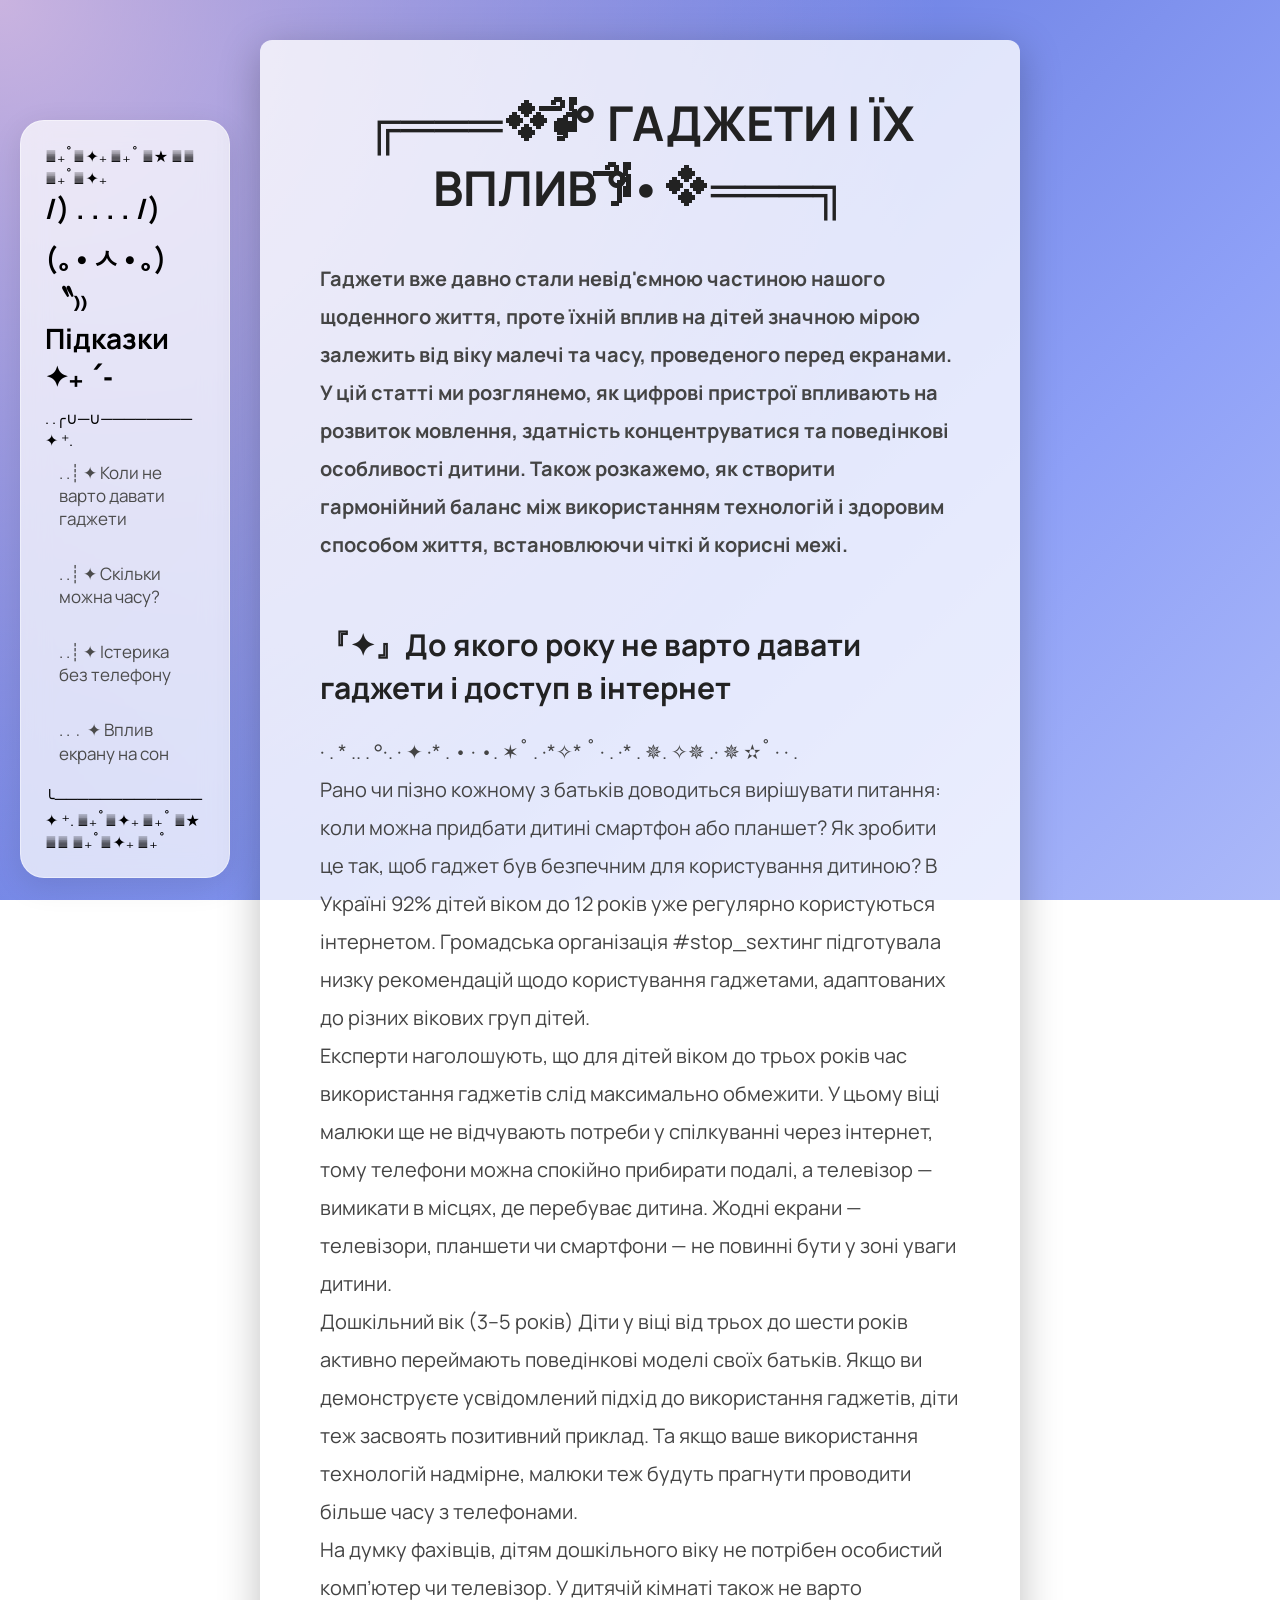
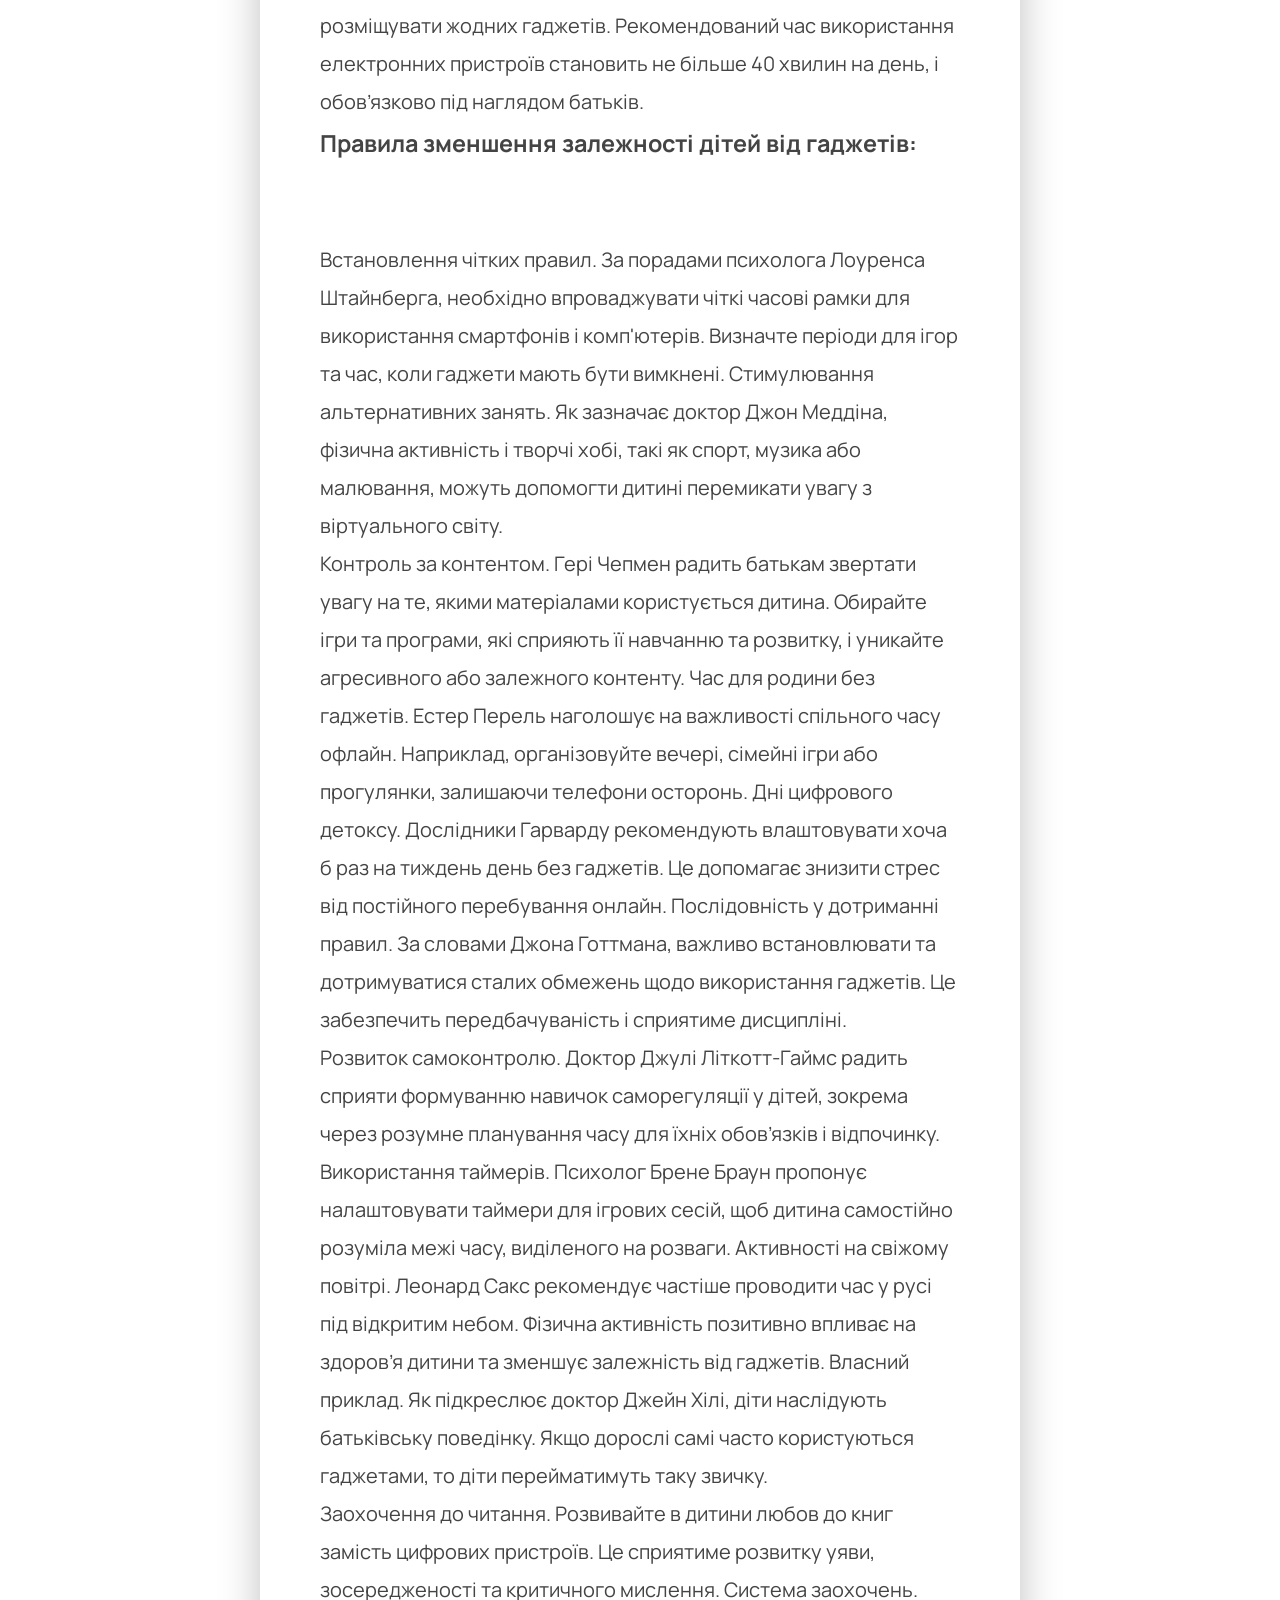
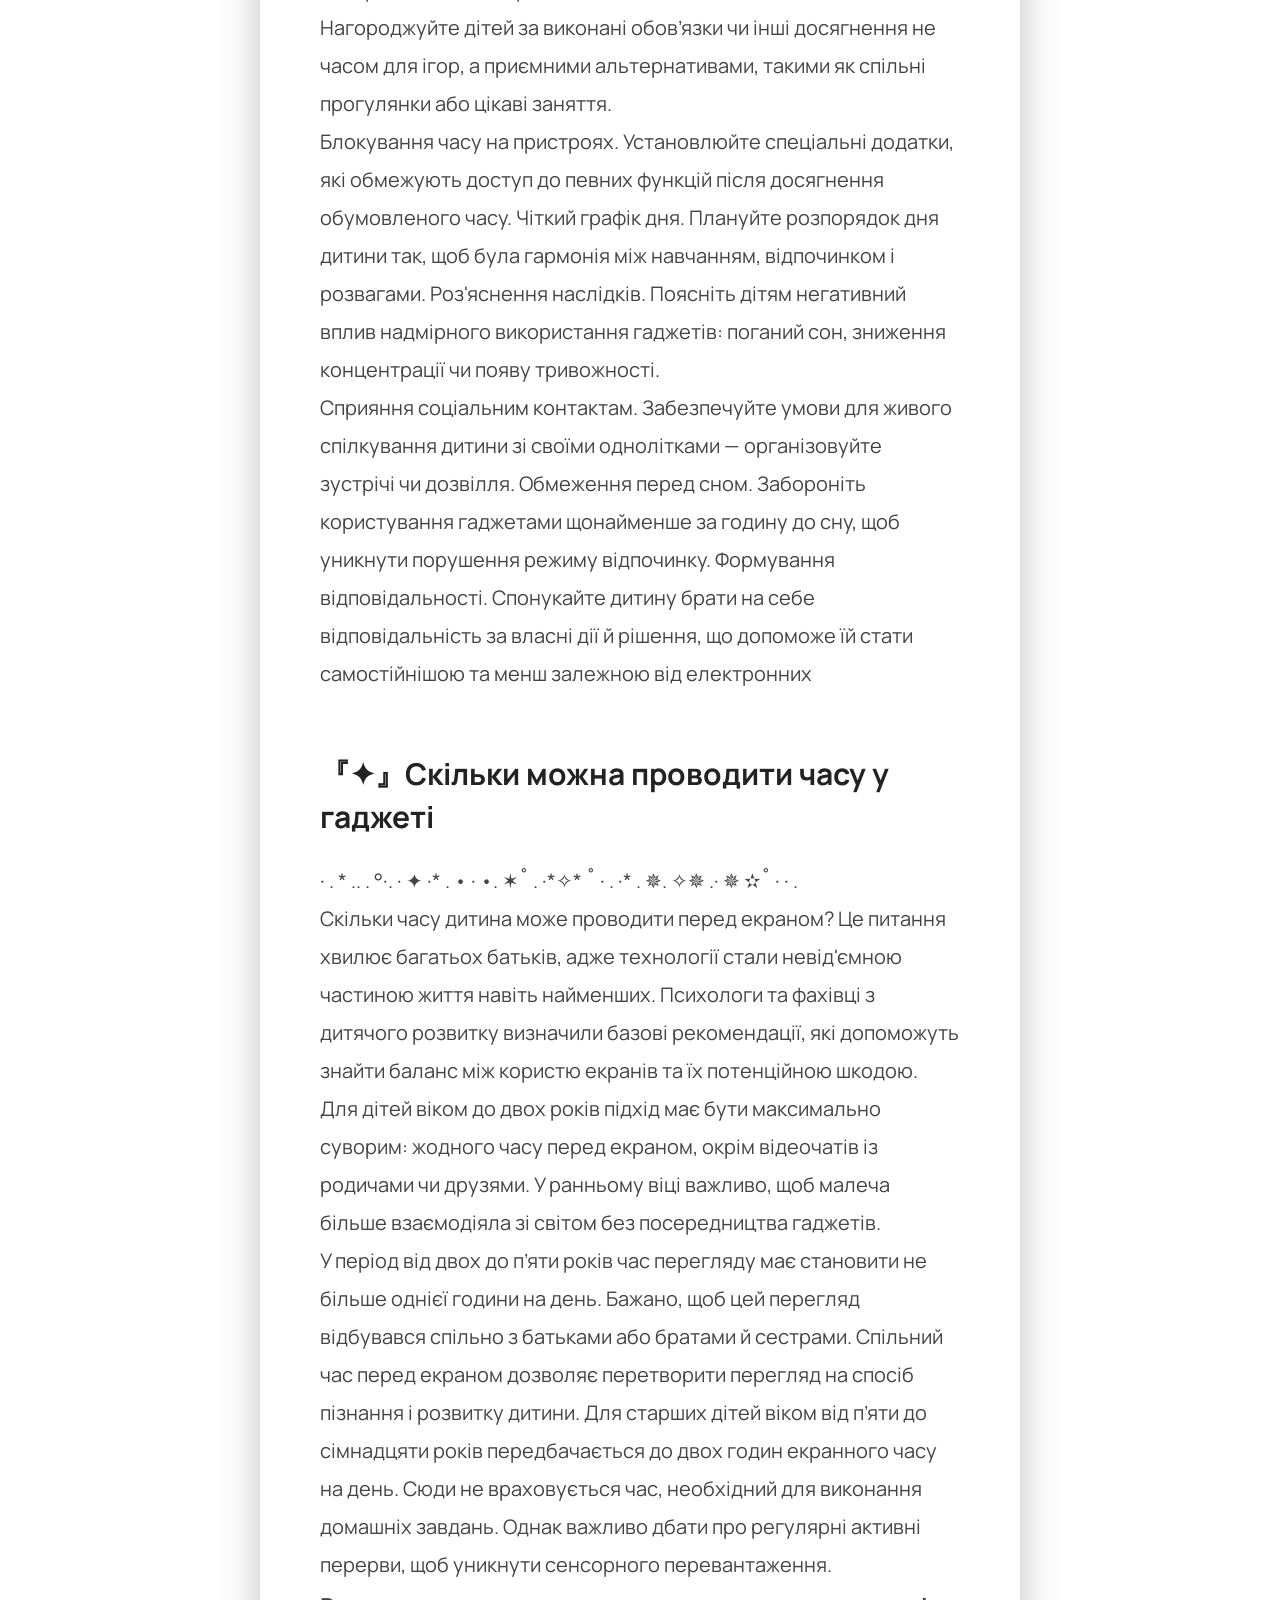
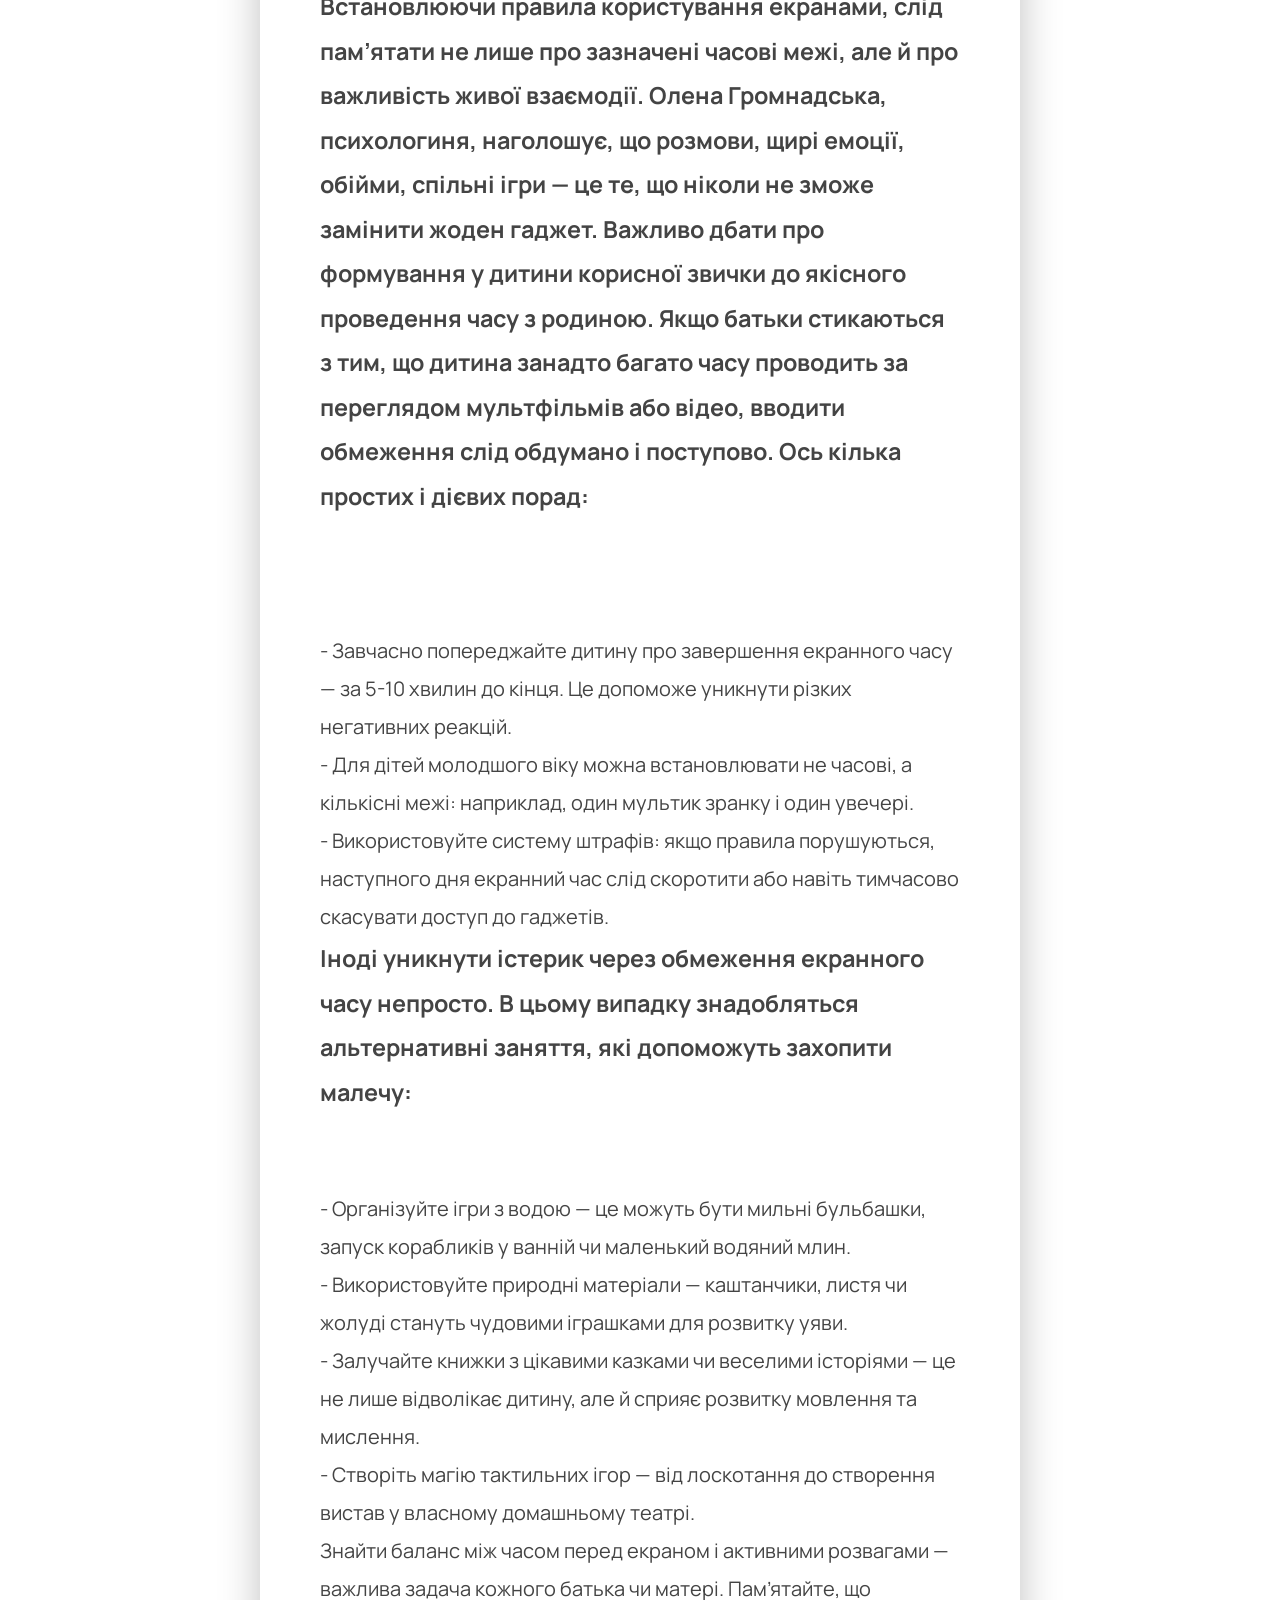
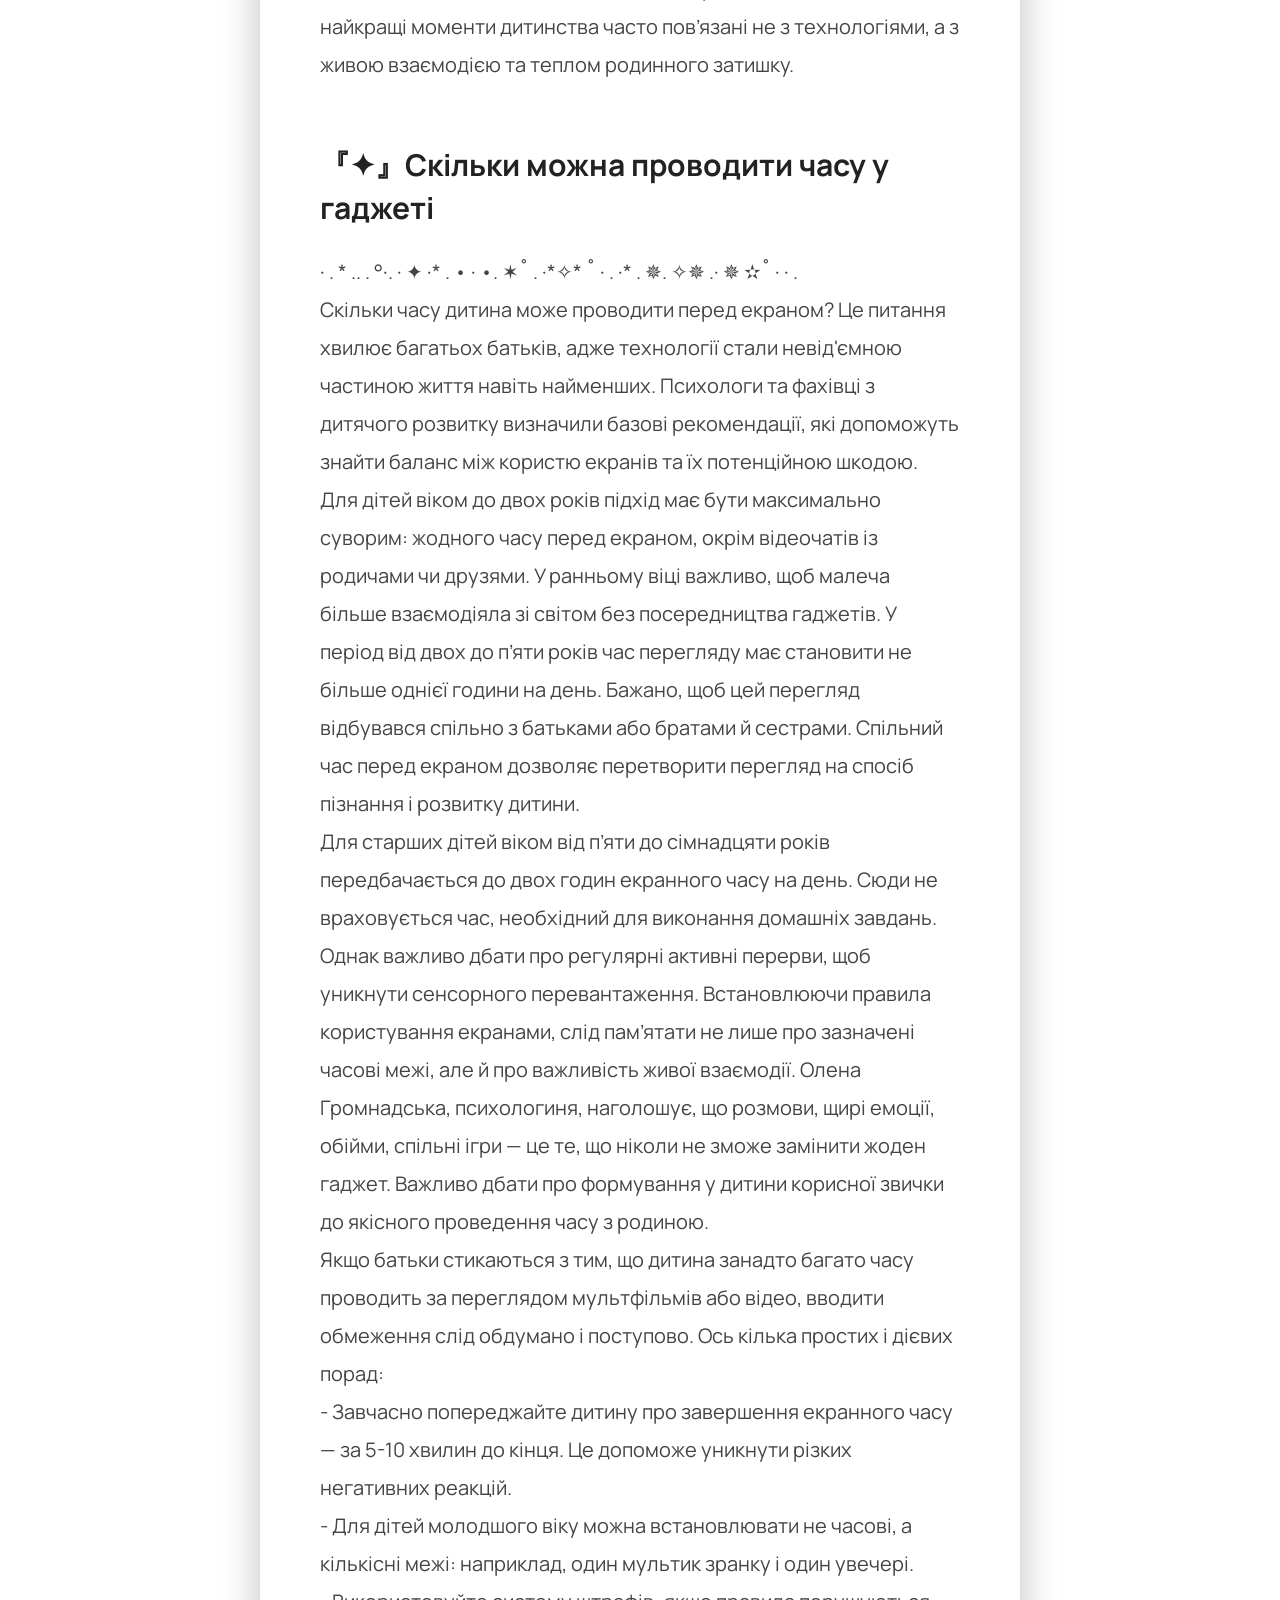
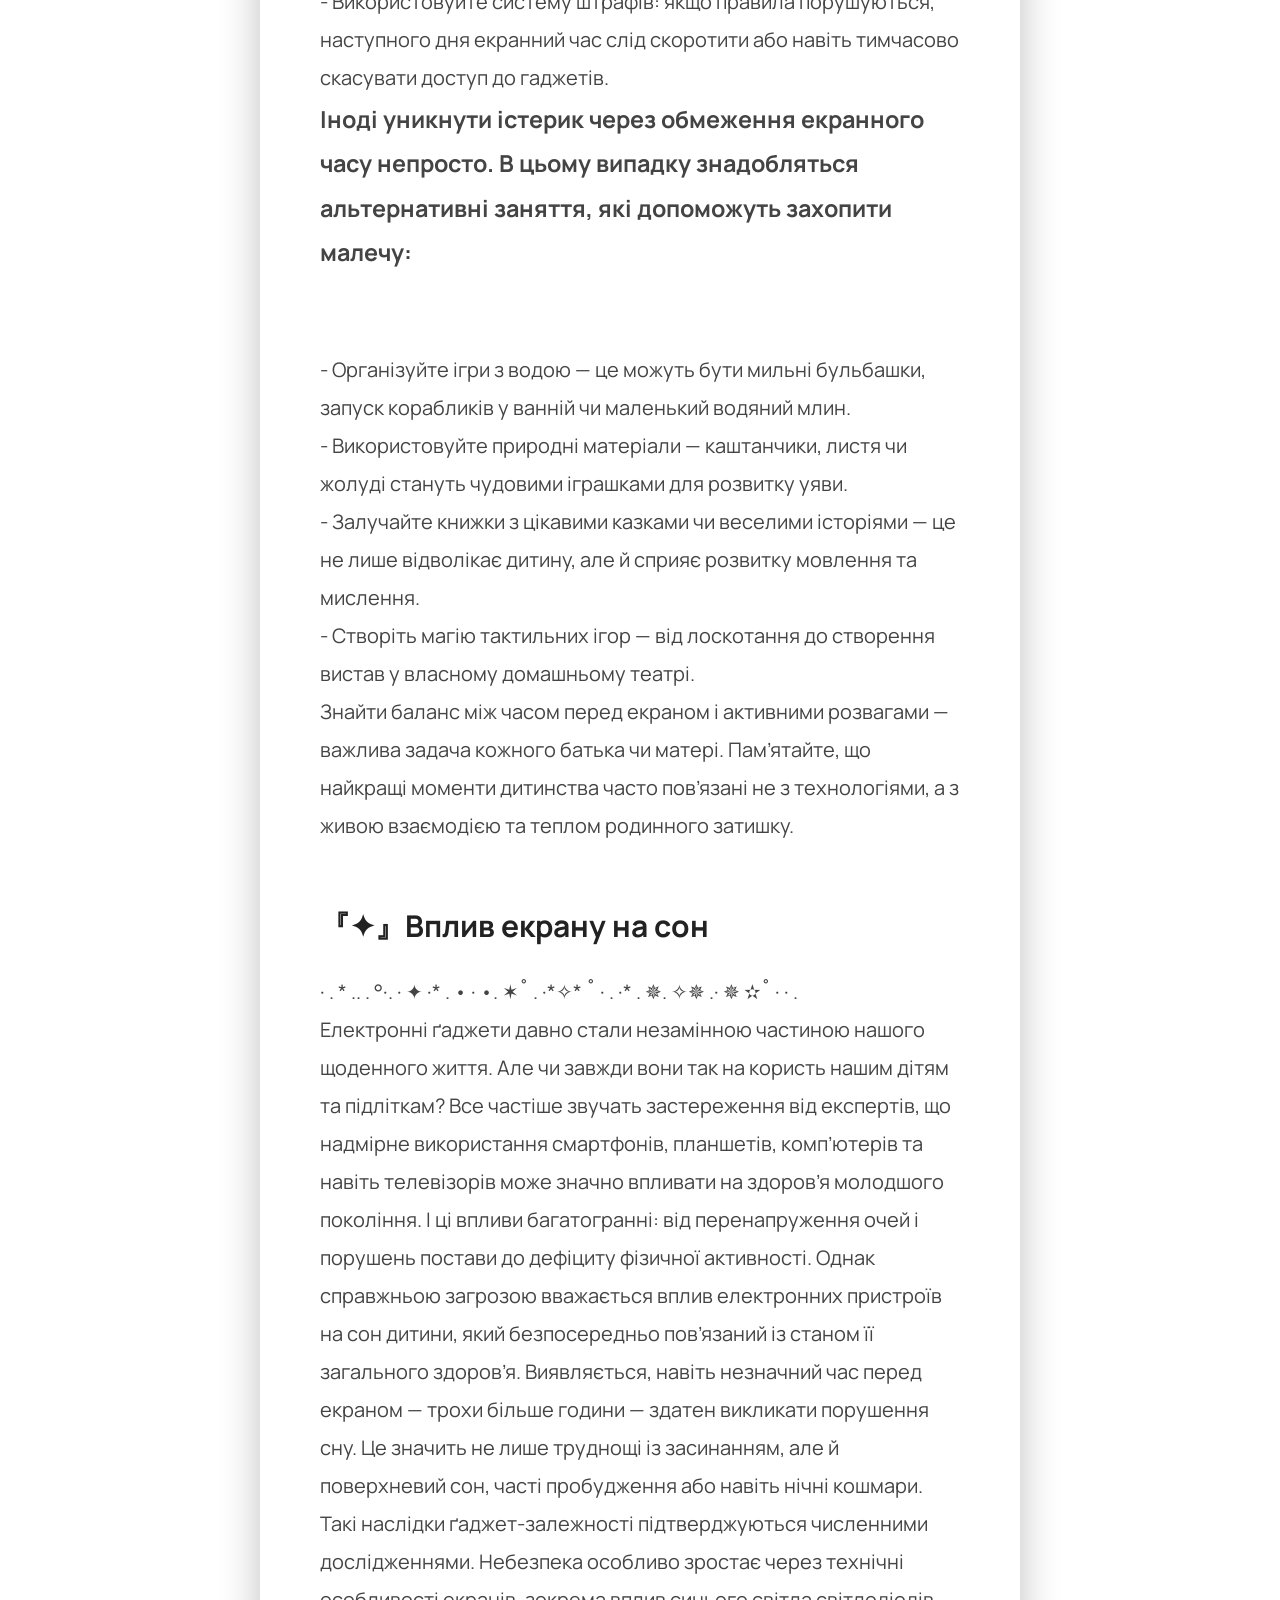
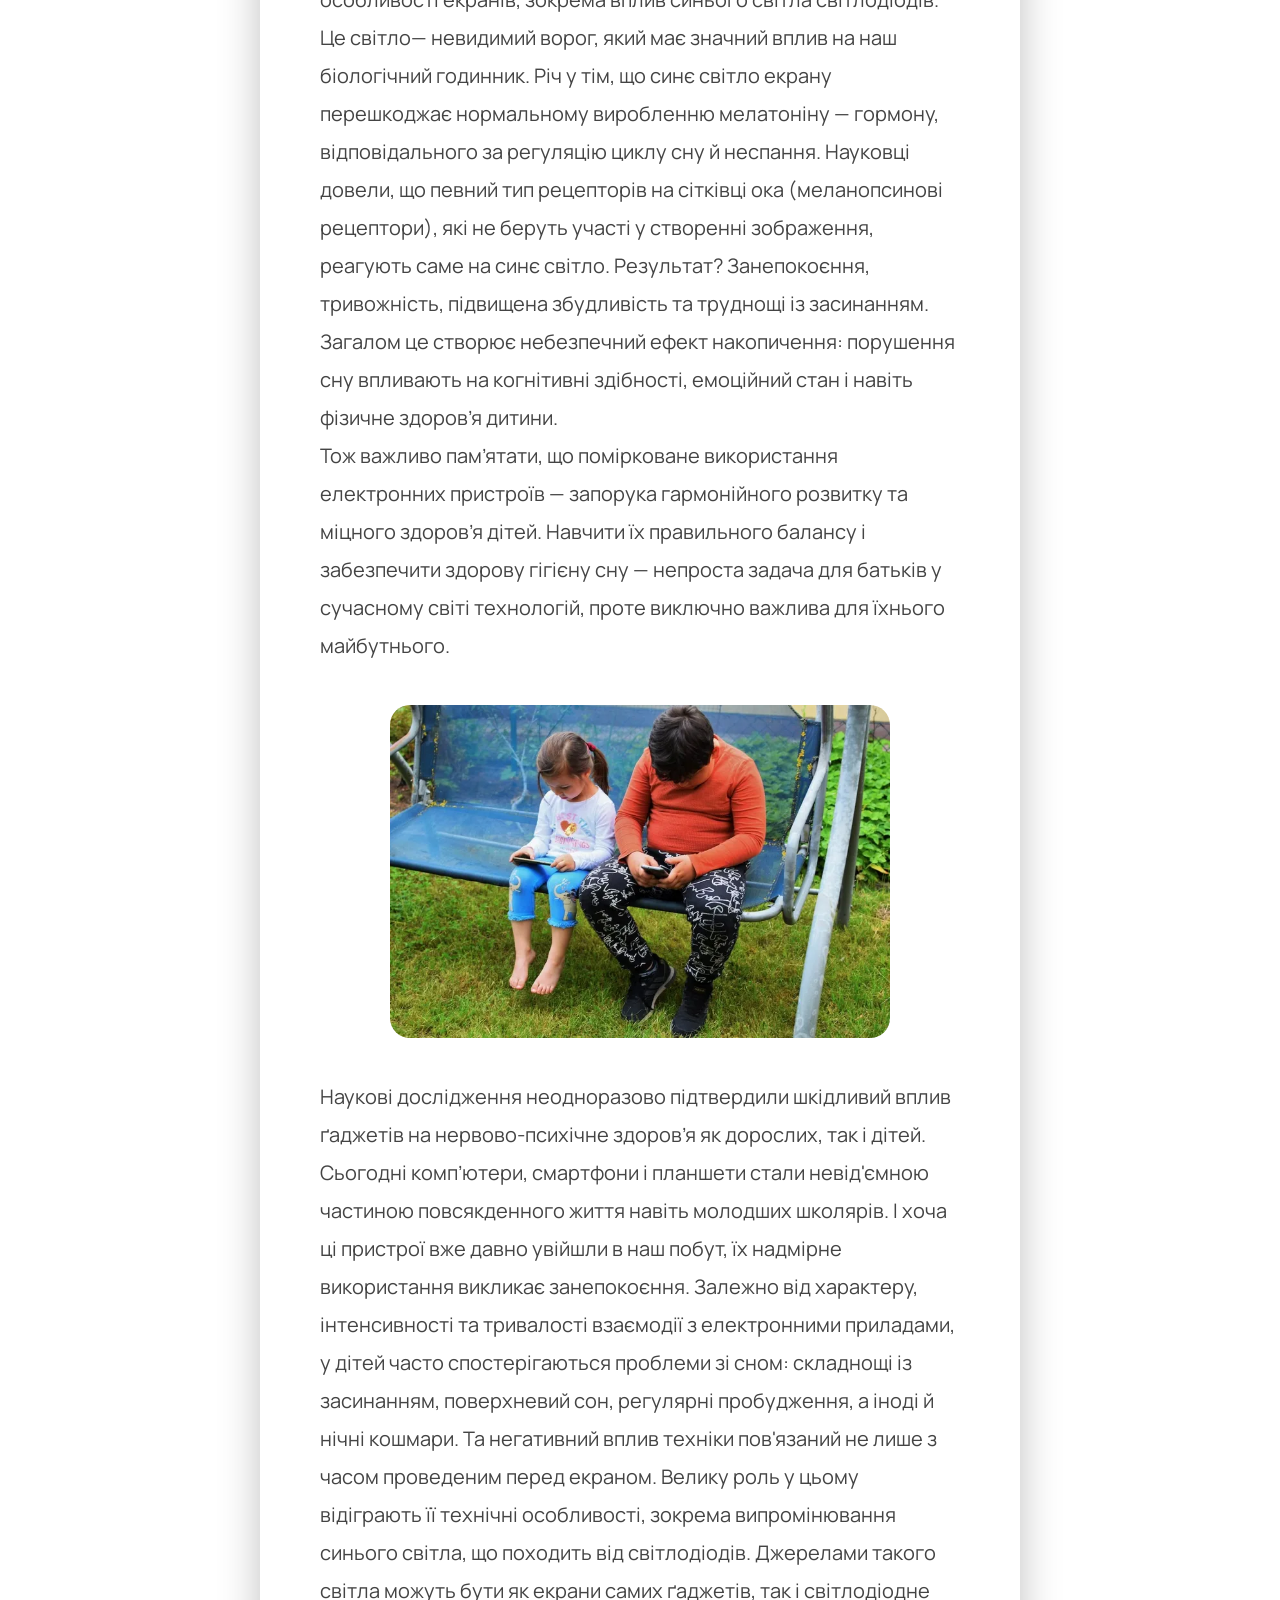
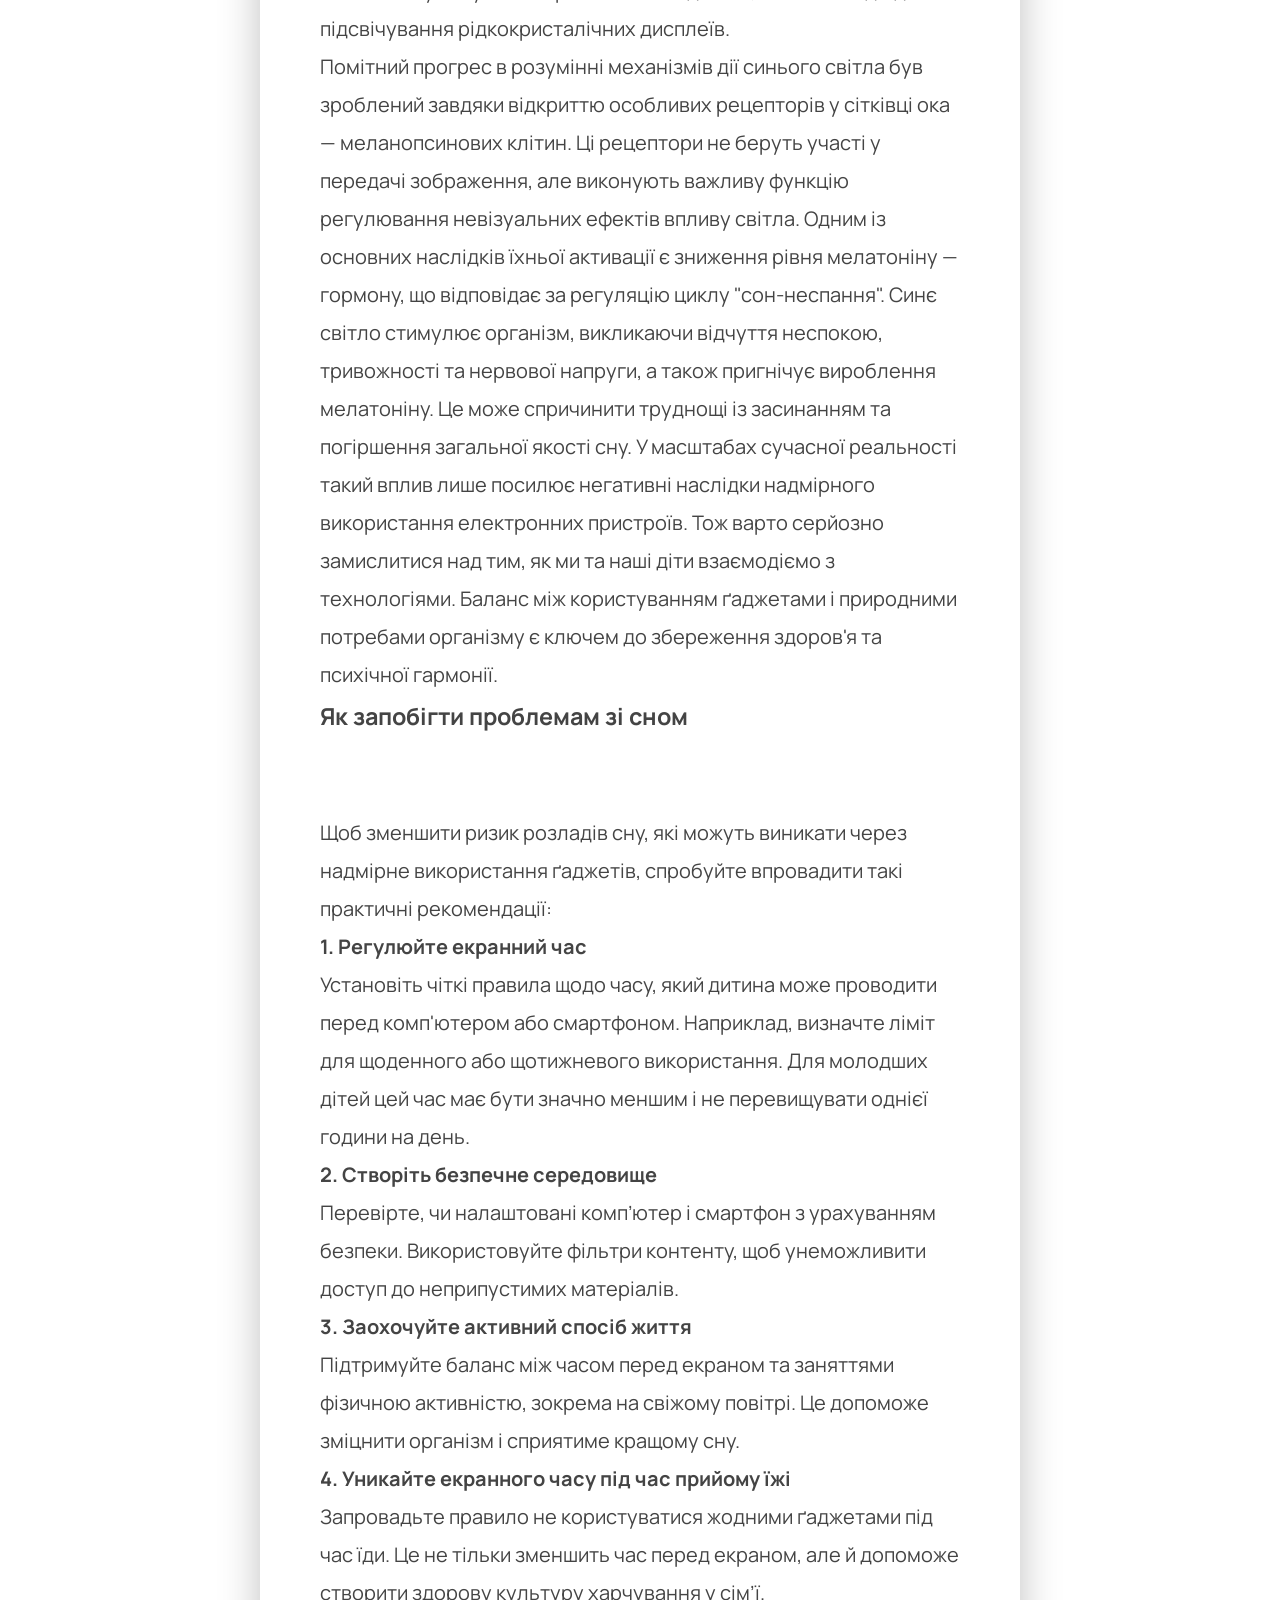
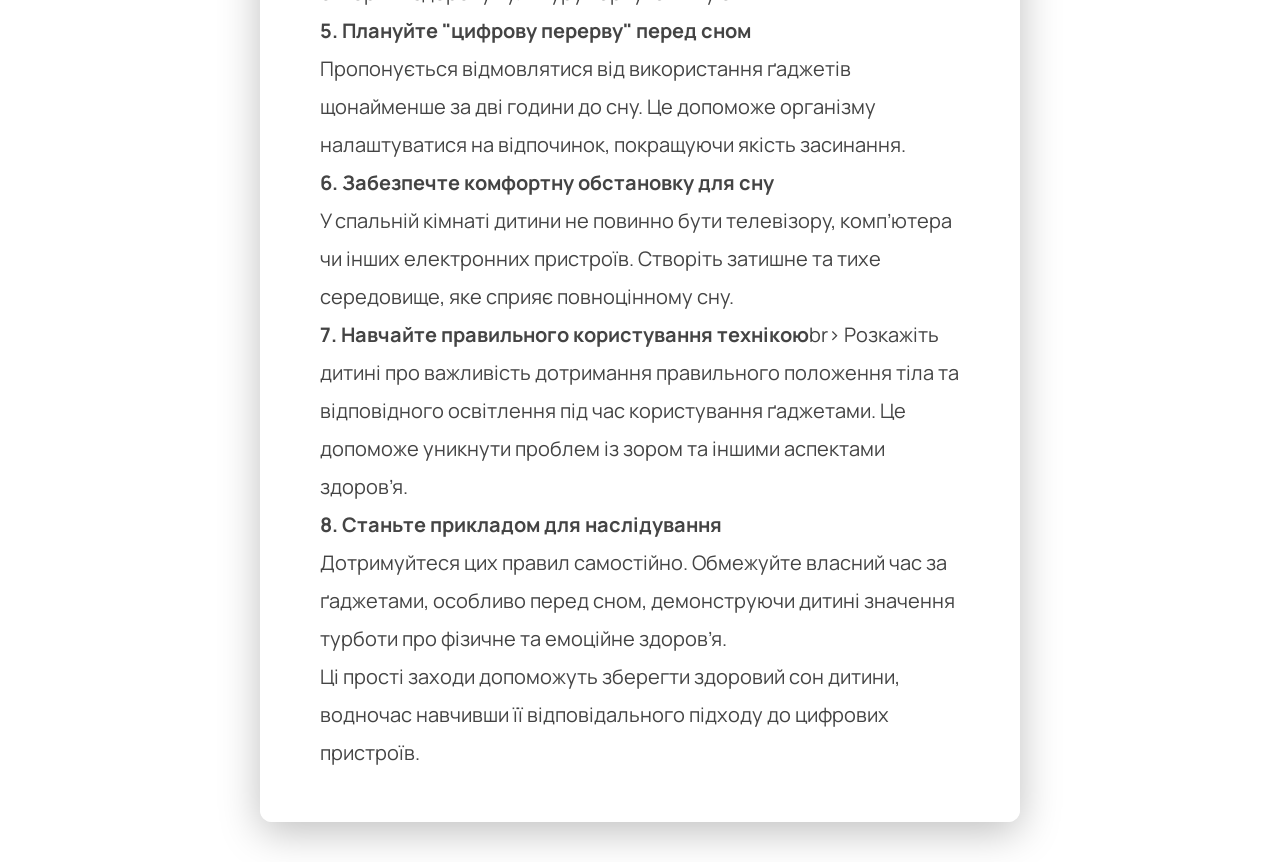
<file: gatzhet.html>
<!DOCTYPE html>
<html lang="uk">
<head>
<meta charset="UTF-8">
<meta name="viewport" content="width=device-width, initial-scale=1.0">

<title>Гаджети</title>

<link href="https://fonts.googleapis.com/css2?family=Manrope:wght@400;600;700&display=swap" rel="stylesheet">

<style>

*{
    margin:0;

    padding:0;

    box-sizing:border-box;
}

body{

    font-family:'Manrope', sans-serif;

    min-height:100vh;

    background:
    radial-gradient(circle at top left, rgba(255,214,231,0.7), transparent 30%),
    radial-gradient(circle at bottom right, rgba(215,236,255,0.7), transparent 35%),
    linear-gradient(
        135deg,
        #4C62CF 0%,
        #8EA0F7 35%,
        #D2D9FB 70%,
        #d3e3b6 100%
    );

    background-attachment: fixed;

    display:flex;

    justify-content:center;

   padding:40px 260px;

        animation: gradientMove 12s ease infinite;

    background-size: 200% 200%;

}

@keyframes gradientMove{

    0%{
        background-position:0% 50%;
    }

    50%{
        background-position:100% 50%;
    }

    100%{
        background-position:0% 50%;
    }

}
.gat{

    display:block;

    margin:40px auto;

    width:500px;

    border-radius:20px;

}
    
.main-box{

    width:100%;

    max-width:1100px;

    background:rgba(255,255,255,0.78);

    border-radius:12px;

    padding:50px 60px;

    box-shadow:0 10px 40px rgba(0,0,0,0.25);

    position:relative;

}

.main-title{

    text-align:center;

    font-size:48px;

    font-weight:700;

    margin-bottom:40px;

    color:#222;

}

.subtitle{

    font-size:30px;

    color:#222;

    margin-top:60px;

    margin-bottom:25px;

    font-weight:700;

}

.content{

    font-size:20px;

    line-height:1.9;

    color:#444;

    text-align:left;

}

.tips{

    position:fixed;

    left:20px;

    top:120px;

    width:210px;

    background:rgba(255,255,255,0.72);

    backdrop-filter:blur(14px);

    -webkit-backdrop-filter:blur(14px);

    border:1px solid rgba(255,255,255,0.45);

    border-radius:24px;

    padding:24px;

    box-shadow:
    0 8px 30px rgba(0,0,0,0.10);

}

.tips h3{

    margin-bottom:12px;

    font-size:28px;
}

.tips p{

    line-height:1.8;

}

.side-button{

    position:fixed;

    right:20px;

    top:50%;

    transform:translateY(-50%);

    writing-mode:vertical-rl;

    text-orientation:mixed;

    background:white;

    padding:25px 18px;

    border-radius:12px;

    font-size:28px;

    font-weight:700;

    color:#222;

    box-shadow:0 10px 25px rgba(0,0,0,0.25);

    cursor:pointer;

    transition:0.3s;

}

.side-button:hover{

    transform:

    translateY(-50%)

    scale(1.05);

}

@media(max-width:1100px){

    .tips{

        display:none;

    }

    .side-button{

        display:none;

    }

    .main-box{

        width:100%;

        padding:30px;
    }

    .main-title{

        font-size:34px;
    }

    .subtitle{

        font-size:24px;
    }

    .content{

        font-size:18px;

    }

}

    html{

    scroll-behavior:smooth;

}

.tips a{

    display:block;

    text-decoration:none;

    color:#4b4b4b;

    margin-bottom:12px;

    transition:0.25s;

    font-size:17px;

    padding:10px 14px;

    border-radius:14px;

}

.tips a:hover{

    background:rgba(255,255,255,0.55);

    color:#ff7aa2;

    transform:translateX(4px);

}
    
.side-card{

    position:fixed;

    right:20px;

    top:120px;

    width:220px;

    background:rgba(255,255,255,0.82);

    backdrop-filter:blur(12px);

    -webkit-backdrop-filter:blur(12px);

    border-radius:20px;

    padding:18px;

    box-shadow:0 10px 20px rgba(0,0,0,0.15);

    text-align:center;

    z-index:100;

}

.side-card:hover{

    transform:

    translateY(-50%)

    scale(1.03);

    box-shadow:

    0 10px 30px rgba(0,0,0,0.25),

    0 0 25px rgba(255,122,162,0.7),

    0 0 50px rgba(255,182,193,0.55);

}

@keyframes floating {

    0%{

        transform: translateY(-50%) translateY(0px);

    }

    50%{

        transform: translateY(-50%) translateY(-10px);

    }

    100%{

        transform: translateY(-50%) translateY(0px);

    }

}

.app-image{

    width:100%;

    border-radius:15px;

    margin-bottom:15px;

}

.side-card h4{

    font-size:24px;

    margin-bottom:10px;

    color:#222;

}

.side-card p{

    font-size:16px;

    line-height:1.6;

    color:#555;

}

    
</style>
</head>

<body>

<div class="tips">
⧣₊˚﹒✦₊  ⧣₊˚  𓂃★   ⸝⸝ ⧣₊˚﹒✦₊
           <h3>  /) . . . . /)</h3>
    <h3>    (｡•ㅅ•｡)〝₎₎ Підказки ✦₊ ˊ˗</h3>
. .╭∪─∪──────── ✦ ⁺.
    <a href="#і">. .┊ ✦ Коли не варто давати гаджети</a>
    <a href="#o">. .┊ ✦ Скільки можна часу?</a>
    <a href="#a">. .┊ ✦ Істерика без телефону</a>
    <a href="#e">. .﹒✦ Вплив екрану на сон</a>
   ╰─────────────  ✦ ⁺.
⧣₊˚﹒✦₊  ⧣₊˚  𓂃★    ⸝⸝ ⧣₊˚﹒✦₊  ⧣₊˚
</div>


<div class="main-box">

    <div class="main-title">
        ╔═══❖•ೋ° ГАДЖЕТИ І ЇХ ВПЛИВ °ೋ•❖═══╗
    </div>

    <div class="content">

        <b>Гаджети вже давно стали невід'ємною частиною нашого щоденного життя, проте їхній вплив на дітей значною мірою залежить від віку малечі та часу, проведеного перед екранами. У цій статті ми розглянемо, як цифрові пристрої впливають на розвиток мовлення, здатність концентруватися та поведінкові особливості дитини. Також розкажемо, як створити гармонійний баланс між використанням технологій і здоровим способом життя, встановлюючи чіткі й корисні межі. </b>

    </div>

<div class="subtitle" id="i">
       『✦』До якого року не варто давати гаджети і доступ в інтернет
    </div>

    <div class="content">
       
·   . *              ..       .  °·.     ·  ✦       ·* .  •     ·  •.   ✶˚  .   ·*✧* ˚     · . ·* .       ✵.          ✧✵ .·      ✵  ✫˚            · · .    <br>

Рано чи пізно кожному з батьків доводиться вирішувати питання: коли можна придбати дитині смартфон або планшет? Як зробити це так, щоб гаджет був безпечним для користування дитиною? В Україні 92% дітей віком до 12 років уже регулярно користуються інтернетом. Громадська організація #stop_sexтинг підготувала низку рекомендацій щодо користування гаджетами, адаптованих до різних вікових груп дітей.
<br>
Експерти наголошують, що для дітей віком до трьох років час використання гаджетів слід максимально обмежити. У цьому віці малюки ще не відчувають потреби у спілкуванні через інтернет, тому телефони можна спокійно прибирати подалі, а телевізор — вимикати в місцях, де перебуває дитина. Жодні екрани — телевізори, планшети чи смартфони — не повинні бути у зоні уваги дитини.
<br>
Дошкільний вік (3–5 років)  
Діти у віці від трьох до шести років активно переймають поведінкові моделі своїх батьків. Якщо ви демонструєте усвідомлений підхід до використання гаджетів, діти теж засвоять позитивний приклад. Та якщо ваше використання технологій надмірне, малюки теж будуть прагнути проводити більше часу з телефонами.
<br>
На думку фахівців, дітям дошкільного віку не потрібен особистий комп’ютер чи телевізор. У дитячій кімнаті також не варто розміщувати жодних гаджетів. Рекомендований час використання електронних пристроїв становить не більше 40 хвилин на день, і обов’язково під наглядом батьків.
<br>


<h3><b>Правила зменшення залежності дітей від гаджетів:</b></h3><br><br>

Встановлення чітких правил. За порадами психолога Лоуренса Штайнберга, необхідно впроваджувати чіткі часові рамки для використання смартфонів і комп'ютерів. Визначте періоди для ігор та час, коли гаджети мають бути вимкнені.

Стимулювання альтернативних занять. Як зазначає доктор Джон Меддіна, фізична активність і творчі хобі, такі як спорт, музика або малювання, можуть допомогти дитині перемикати увагу з віртуального світу.
<br>
Контроль за контентом. Гері Чепмен радить батькам звертати увагу на те, якими матеріалами користується дитина. Обирайте ігри та програми, які сприяють її навчанню та розвитку, і уникайте агресивного або залежного контенту.

Час для родини без гаджетів. Естер Перель наголошує на важливості спільного часу офлайн. Наприклад, організовуйте вечері, сімейні ігри або прогулянки, залишаючи телефони осторонь.

Дні цифрового детоксу. Дослідники Гарварду рекомендують влаштовувати хоча б раз на тиждень день без гаджетів. Це допомагає знизити стрес від постійного перебування онлайн.

Послідовність у дотриманні правил. За словами Джона Готтмана, важливо встановлювати та дотримуватися сталих обмежень щодо використання гаджетів. Це забезпечить передбачуваність і сприятиме дисципліні.
<br>
Розвиток самоконтролю. Доктор Джулі Літкотт-Гаймс радить сприяти формуванню навичок саморегуляції у дітей, зокрема через розумне планування часу для їхніх обов’язків і відпочинку.

Використання таймерів. Психолог Брене Браун пропонує налаштовувати таймери для ігрових сесій, щоб дитина самостійно розуміла межі часу, виділеного на розваги.

Активності на свіжому повітрі. Леонард Сакс рекомендує частіше проводити час у русі під відкритим небом. Фізична активність позитивно впливає на здоров’я дитини та зменшує залежність від гаджетів.

Власний приклад. Як підкреслює доктор Джейн Хілі, діти наслідують батьківську поведінку. Якщо дорослі самі часто користуються гаджетами, то діти перейматимуть таку звичку.
<br>
Заохочення до читання. Розвивайте в дитини любов до книг замість цифрових пристроїв. Це сприятиме розвитку уяви, зосередженості та критичного мислення.

Система заохочень. Нагороджуйте дітей за виконані обов’язки чи інші досягнення не часом для ігор, а приємними альтернативами, такими як спільні прогулянки або цікаві заняття.
<br>
Блокування часу на пристроях. Установлюйте спеціальні додатки, які обмежують доступ до певних функцій після досягнення обумовленого часу.

Чіткий графік дня. Плануйте розпорядок дня дитини так, щоб була гармонія між навчанням, відпочинком і розвагами.

Роз'яснення наслідків. Поясніть дітям негативний вплив надмірного використання гаджетів: поганий сон, зниження концентрації чи появу тривожності.
<br>
Сприяння соціальним контактам. Забезпечуйте умови для живого спілкування дитини зі своїми однолітками — організовуйте зустрічі чи дозвілля.

Обмеження перед сном. Забороніть користування гаджетами щонайменше за годину до сну, щоб уникнути порушення режиму відпочинку.

Формування відповідальності. Спонукайте дитину брати на себе відповідальність за власні дії й рішення, що допоможе їй стати самостійнішою та менш залежною від електронних
<br>


 </div>
<div class="subtitle" id="o">
       『✦』Скільки можна проводити часу у гаджеті 
    </div>

    <div class="content">
       
·   . *              ..       .  °·.     ·  ✦       ·* .  •     ·  •.   ✶˚  .   ·*✧* ˚     · . ·* .       ✵.          ✧✵ .·      ✵  ✫˚            · · .    <br>

Скільки часу дитина може проводити перед екраном? Це питання хвилює багатьох батьків, адже технології стали невід'ємною частиною життя навіть найменших. Психологи та фахівці з дитячого розвитку визначили базові рекомендації, які допоможуть знайти баланс між користю екранів та їх потенційною шкодою.
<br>
Для дітей віком до двох років підхід має бути максимально суворим: жодного часу перед екраном, окрім відеочатів із родичами чи друзями. У ранньому віці важливо, щоб малеча більше взаємодіяла зі світом без посередництва гаджетів.
<br>
У період від двох до п’яти років час перегляду має становити не більше однієї години на день. Бажано, щоб цей перегляд відбувався спільно з батьками або братами й сестрами. Спільний час перед екраном дозволяє перетворити перегляд на спосіб пізнання і розвитку дитини.

Для старших дітей віком від п’яти до сімнадцяти років передбачається до двох годин екранного часу на день. Сюди не враховується час, необхідний для виконання домашніх завдань. Однак важливо дбати про регулярні активні перерви, щоб уникнути сенсорного перевантаження.
<br>
<h3><b>Встановлюючи правила користування екранами, слід пам’ятати не лише про зазначені часові межі, але й про важливість живої взаємодії. Олена Громнадська, психологиня, наголошує, що розмови, щирі емоції, обійми, спільні ігри — це те, що ніколи не зможе замінити жоден гаджет. Важливо дбати про формування у дитини корисної звички до якісного проведення часу з родиною.

Якщо батьки стикаються з тим, що дитина занадто багато часу проводить за переглядом мультфільмів або відео, вводити обмеження слід обдумано і поступово. Ось кілька простих і дієвих порад: </b></h3><br><br> 
<br>- Завчасно попереджайте дитину про завершення екранного часу — за 5-10 хвилин до кінця. Це допоможе уникнути різких негативних реакцій.  
<br>- Для дітей молодшого віку можна встановлювати не часові, а кількісні межі: наприклад, один мультик зранку і один увечері.  
<br>- Використовуйте систему штрафів: якщо правила порушуються, наступного дня екранний час слід скоротити або навіть тимчасово скасувати доступ до гаджетів.
<br>
<h3><b>Іноді уникнути істерик через обмеження екранного часу непросто. В цьому випадку знадобляться альтернативні заняття, які допоможуть захопити малечу:  </b></h3><br><br>

- Організуйте ігри з водою — це можуть бути мильні бульбашки, запуск корабликів у ванній чи маленький водяний млин.  <br>
- Використовуйте природні матеріали — каштанчики, листя чи жолуді стануть чудовими іграшками для розвитку уяви.  <br>
- Залучайте книжки з цікавими казками чи веселими історіями — це не лише відволікає дитину, але й сприяє розвитку мовлення та мислення. <br> 
- Створіть магію тактильних ігор — від лоскотання до створення вистав у власному домашньому театрі.<br>

Знайти баланс між часом перед екраном і активними розвагами — важлива задача кожного батька чи матері. Пам’ятайте, що найкращі моменти дитинства часто пов’язані не з технологіями, а з живою взаємодією та теплом родинного затишку.
<br>

 </div>

<div class="subtitle" id="a">
       『✦』Скільки можна проводити часу у гаджеті 
    </div>

    <div class="content">
       
·   . *              ..       .  °·.     ·  ✦       ·* .  •     ·  •.   ✶˚  .   ·*✧* ˚     · . ·* .       ✵.          ✧✵ .·      ✵  ✫˚            · · .    <br>

Скільки часу дитина може проводити перед екраном? Це питання хвилює багатьох батьків, адже технології стали невід'ємною частиною життя навіть найменших. Психологи та фахівці з дитячого розвитку визначили базові рекомендації, які допоможуть знайти баланс між користю екранів та їх потенційною шкодою.
<br>
Для дітей віком до двох років підхід має бути максимально суворим: жодного часу перед екраном, окрім відеочатів із родичами чи друзями. У ранньому віці важливо, щоб малеча більше взаємодіяла зі світом без посередництва гаджетів.

У період від двох до п’яти років час перегляду має становити не більше однієї години на день. Бажано, щоб цей перегляд відбувався спільно з батьками або братами й сестрами. Спільний час перед екраном дозволяє перетворити перегляд на спосіб пізнання і розвитку дитини.
<br>
Для старших дітей віком від п’яти до сімнадцяти років передбачається до двох годин екранного часу на день. Сюди не враховується час, необхідний для виконання домашніх завдань. Однак важливо дбати про регулярні активні перерви, щоб уникнути сенсорного перевантаження.

Встановлюючи правила користування екранами, слід пам’ятати не лише про зазначені часові межі, але й про важливість живої взаємодії. Олена Громнадська, психологиня, наголошує, що розмови, щирі емоції, обійми, спільні ігри — це те, що ніколи не зможе замінити жоден гаджет. Важливо дбати про формування у дитини корисної звички до якісного проведення часу з родиною.
<br>
Якщо батьки стикаються з тим, що дитина занадто багато часу проводить за переглядом мультфільмів або відео, вводити обмеження слід обдумано і поступово. Ось кілька простих і дієвих порад:  
<br>- Завчасно попереджайте дитину про завершення екранного часу — за 5-10 хвилин до кінця. Це допоможе уникнути різких негативних реакцій.  <br>
- Для дітей молодшого віку можна встановлювати не часові, а кількісні межі: наприклад, один мультик зранку і один увечері.  <br>
- Використовуйте систему штрафів: якщо правила порушуються, наступного дня екранний час слід скоротити або навіть тимчасово скасувати доступ до гаджетів.<br>

<h3><b>Іноді уникнути істерик через обмеження екранного часу непросто. В цьому випадку знадобляться альтернативні заняття, які допоможуть захопити малечу:  </b></h3><br><br>

- Організуйте ігри з водою — це можуть бути мильні бульбашки, запуск корабликів у ванній чи маленький водяний млин.  <br>
- Використовуйте природні матеріали — каштанчики, листя чи жолуді стануть чудовими іграшками для розвитку уяви.  <br>
- Залучайте книжки з цікавими казками чи веселими історіями — це не лише відволікає дитину, але й сприяє розвитку мовлення та мислення.  <br>
- Створіть магію тактильних ігор — від лоскотання до створення вистав у власному домашньому театрі.<br>

Знайти баланс між часом перед екраном і активними розвагами — важлива задача кожного батька чи матері. Пам’ятайте, що найкращі моменти дитинства часто пов’язані не з технологіями, а з живою взаємодією та теплом родинного затишку.
<br>


 </div>

<div class="subtitle" id="e">
       『✦』Вплив екрану на сон
    </div>

    <div class="content">
       
·   . *              ..       .  °·.     ·  ✦       ·* .  •     ·  •.   ✶˚  .   ·*✧* ˚     · . ·* .       ✵.          ✧✵ .·      ✵  ✫˚            · · .    <br>

Електронні ґаджети давно стали незамінною частиною нашого щоденного життя. Але чи завжди вони так на користь нашим дітям та підліткам? Все частіше звучать застереження від експертів, що надмірне використання смартфонів, планшетів, комп’ютерів та навіть телевізорів може значно впливати на здоров’я молодшого покоління. І ці впливи багатогранні: від перенапруження очей і порушень постави до дефіциту фізичної активності. Однак справжньою загрозою вважається вплив електронних пристроїв на сон дитини, який безпосередньо пов’язаний із станом її загального здоров’я.

Виявляється, навіть незначний час перед екраном — трохи більше години — здатен викликати порушення сну. Це значить не лише труднощі із засинанням, але й поверхневий сон, часті пробудження або навіть нічні кошмари. Такі наслідки ґаджет-залежності підтверджуються численними дослідженнями. Небезпека особливо зростає через технічні особливості екранів, зокрема вплив синього світла світлодіодів. 

Це світло— невидимий ворог, який має значний вплив на наш біологічний годинник. Річ у тім, що синє світло екрану перешкоджає нормальному виробленню мелатоніну — гормону, відповідального за регуляцію циклу сну й неспання. Науковці довели, що певний тип рецепторів на сітківці ока (меланопсинові рецептори), які не беруть участі у створенні зображення, реагують саме на синє світло. Результат? Занепокоєння, тривожність, підвищена збудливість та труднощі із засинанням. Загалом це створює небезпечний ефект накопичення: порушення сну впливають на когнітивні здібності, емоційний стан і навіть фізичне здоров’я дитини.
<br>
Тож важливо пам’ятати, що помірковане використання електронних пристроїв — запорука гармонійного розвитку та міцного здоров’я дітей. Навчити їх правильного балансу і забезпечити здорову гігієну сну — непроста задача для батьків у сучасному світі технологій, проте виключно важлива для їхнього майбутнього.

<img src="gat.png" class="gat">

Наукові дослідження неодноразово підтвердили шкідливий вплив ґаджетів на нервово-психічне здоров’я як дорослих, так і дітей. Сьогодні комп’ютери, смартфони і планшети стали невід'ємною частиною повсякденного життя навіть молодших школярів. І хоча ці пристрої вже давно увійшли в наш побут, їх надмірне використання викликає занепокоєння. Залежно від характеру, інтенсивності та тривалості взаємодії з електронними приладами, у дітей часто спостерігаються проблеми зі сном: складнощі із засинанням, поверхневий сон, регулярні пробудження, а іноді й нічні кошмари.

Та негативний вплив техніки пов'язаний не лише з часом проведеним перед екраном. Велику роль у цьому відіграють її технічні особливості, зокрема випромінювання синього світла, що походить від світлодіодів. Джерелами такого світла можуть бути як екрани самих ґаджетів, так і світлодіодне підсвічування рідкокристалічних дисплеїв.
<br>
Помітний прогрес в розумінні механізмів дії синього світла був зроблений завдяки відкриттю особливих рецепторів у сітківці ока — меланопсинових клітин. Ці рецептори не беруть участі у передачі зображення, але виконують важливу функцію регулювання невізуальних ефектів впливу світла. Одним із основних наслідків їхньої активації є зниження рівня мелатоніну — гормону, що відповідає за регуляцію циклу "сон-неспання". Синє світло стимулює організм, викликаючи відчуття неспокою, тривожності та нервової напруги, а також пригнічує вироблення мелатоніну. Це може спричинити труднощі із засинанням та погіршення загальної якості сну. У масштабах сучасної реальності такий вплив лише посилює негативні наслідки надмірного використання електронних пристроїв. 

Тож варто серйозно замислитися над тим, як ми та наші діти взаємодіємо з технологіями. Баланс між користуванням ґаджетами і природними потребами організму є ключем до збереження здоров'я та психічної гармонії.
<br>
        
<h3><b>Як запобігти проблемам зі сном</b></h3><br><br>

Щоб зменшити ризик розладів сну, які можуть виникати через надмірне використання ґаджетів, спробуйте впровадити такі практичні рекомендації:<br>

<b>1. Регулюйте екранний час </b> <br>
Установіть чіткі правила щодо часу, який дитина може проводити перед комп'ютером або смартфоном. Наприклад, визначте ліміт для щоденного або щотижневого використання. Для молодших дітей цей час має бути значно меншим і не перевищувати однієї години на день.
<br>
<b>2. Створіть безпечне середовище </b> <br>
Перевірте, чи налаштовані комп’ютер і смартфон з урахуванням безпеки. Використовуйте фільтри контенту, щоб унеможливити доступ до неприпустимих матеріалів.
<br>
<b>3. Заохочуйте активний спосіб життя  </b><br>
Підтримуйте баланс між часом перед екраном та заняттями фізичною активністю, зокрема на свіжому повітрі. Це допоможе зміцнити організм і сприятиме кращому сну.
<br>
<b>4. Уникайте екранного часу під час прийому їжі</b> <br>
Запровадьте правило не користуватися жодними ґаджетами під час їди. Це не тільки зменшить час перед екраном, але й допоможе створити здорову культуру харчування у сім’ї.
<br>
<b>5. Плануйте "цифрову перерву" перед сном </b> <br>
Пропонується відмовлятися від використання ґаджетів щонайменше за дві години до сну. Це допоможе організму налаштуватися на відпочинок, покращуючи якість засинання.
<br>
<b>6. Забезпечте комфортну обстановку для сну</b><br>
У спальній кімнаті дитини не повинно бути телевізору, комп’ютера чи інших електронних пристроїв. Створіть затишне та тихе середовище, яке сприяє повноцінному сну.
<br>
<b>7. Навчайте правильного користування технікою</b>br>
Розкажіть дитині про важливість дотримання правильного положення тіла та відповідного освітлення під час користування ґаджетами. Це допоможе уникнути проблем із зором та іншими аспектами здоров’я.
<br>
<b>8. Станьте прикладом для наслідування</b><br>
Дотримуйтеся цих правил самостійно. Обмежуйте власний час за ґаджетами, особливо перед сном, демонструючи дитині значення турботи про фізичне та емоційне здоров’я.
<br>
Ці прості заходи допоможуть зберегти здоровий сон дитини, водночас навчивши її відповідального підходу до цифрових пристроїв.
<br>
      
       </div>
</div>
    
</body>
</html>
</file>
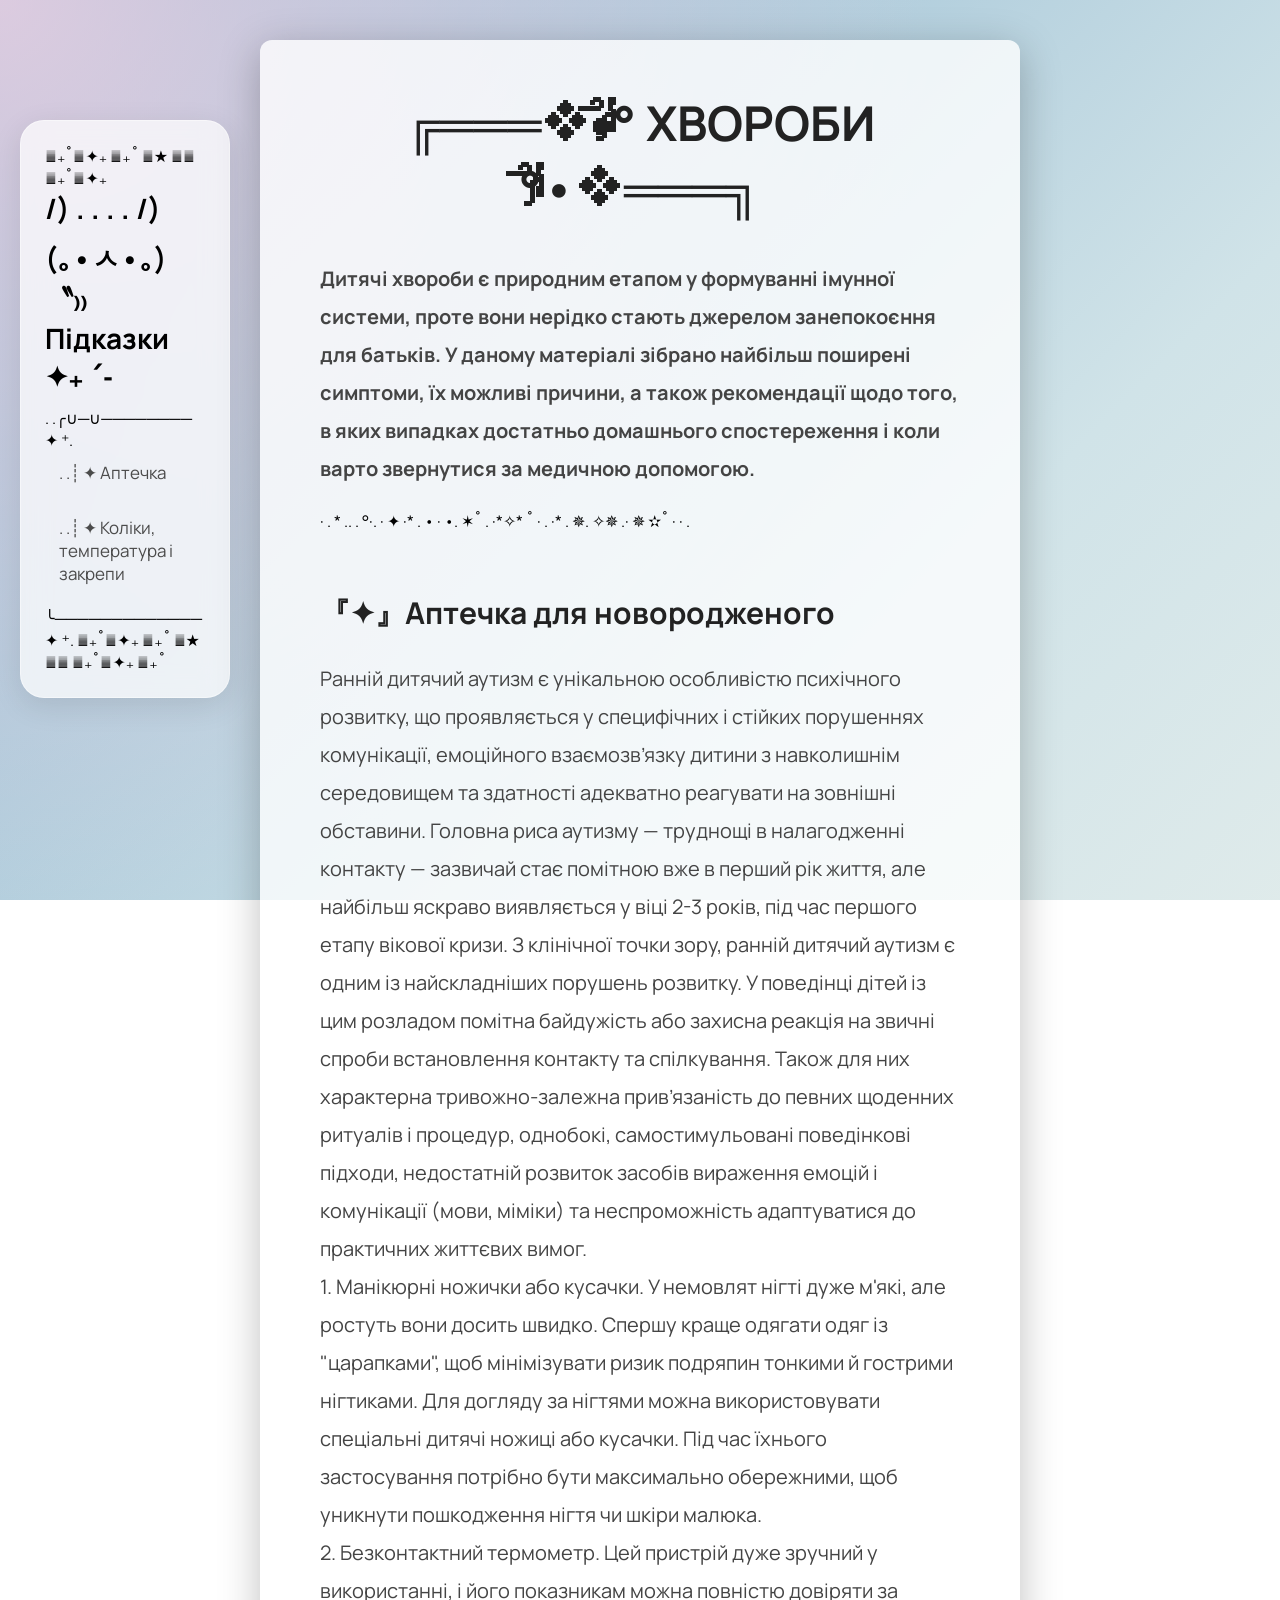
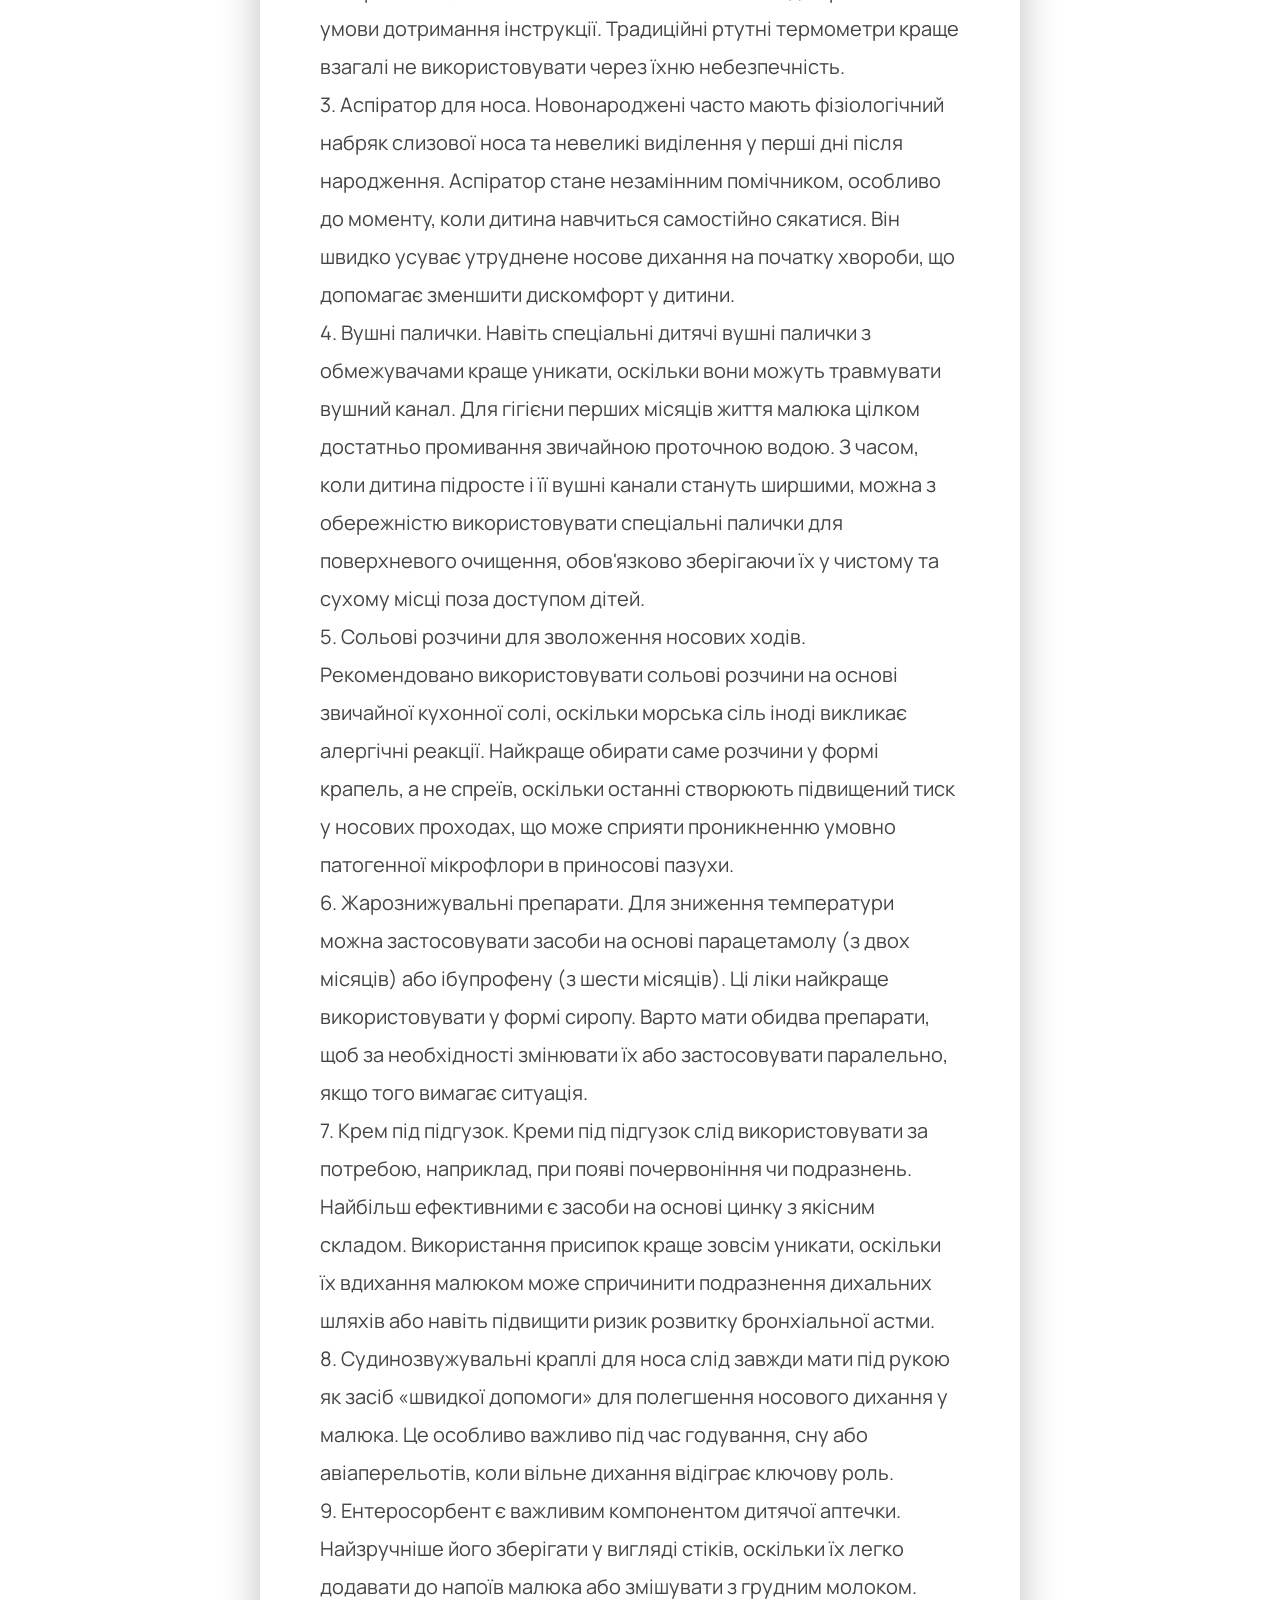
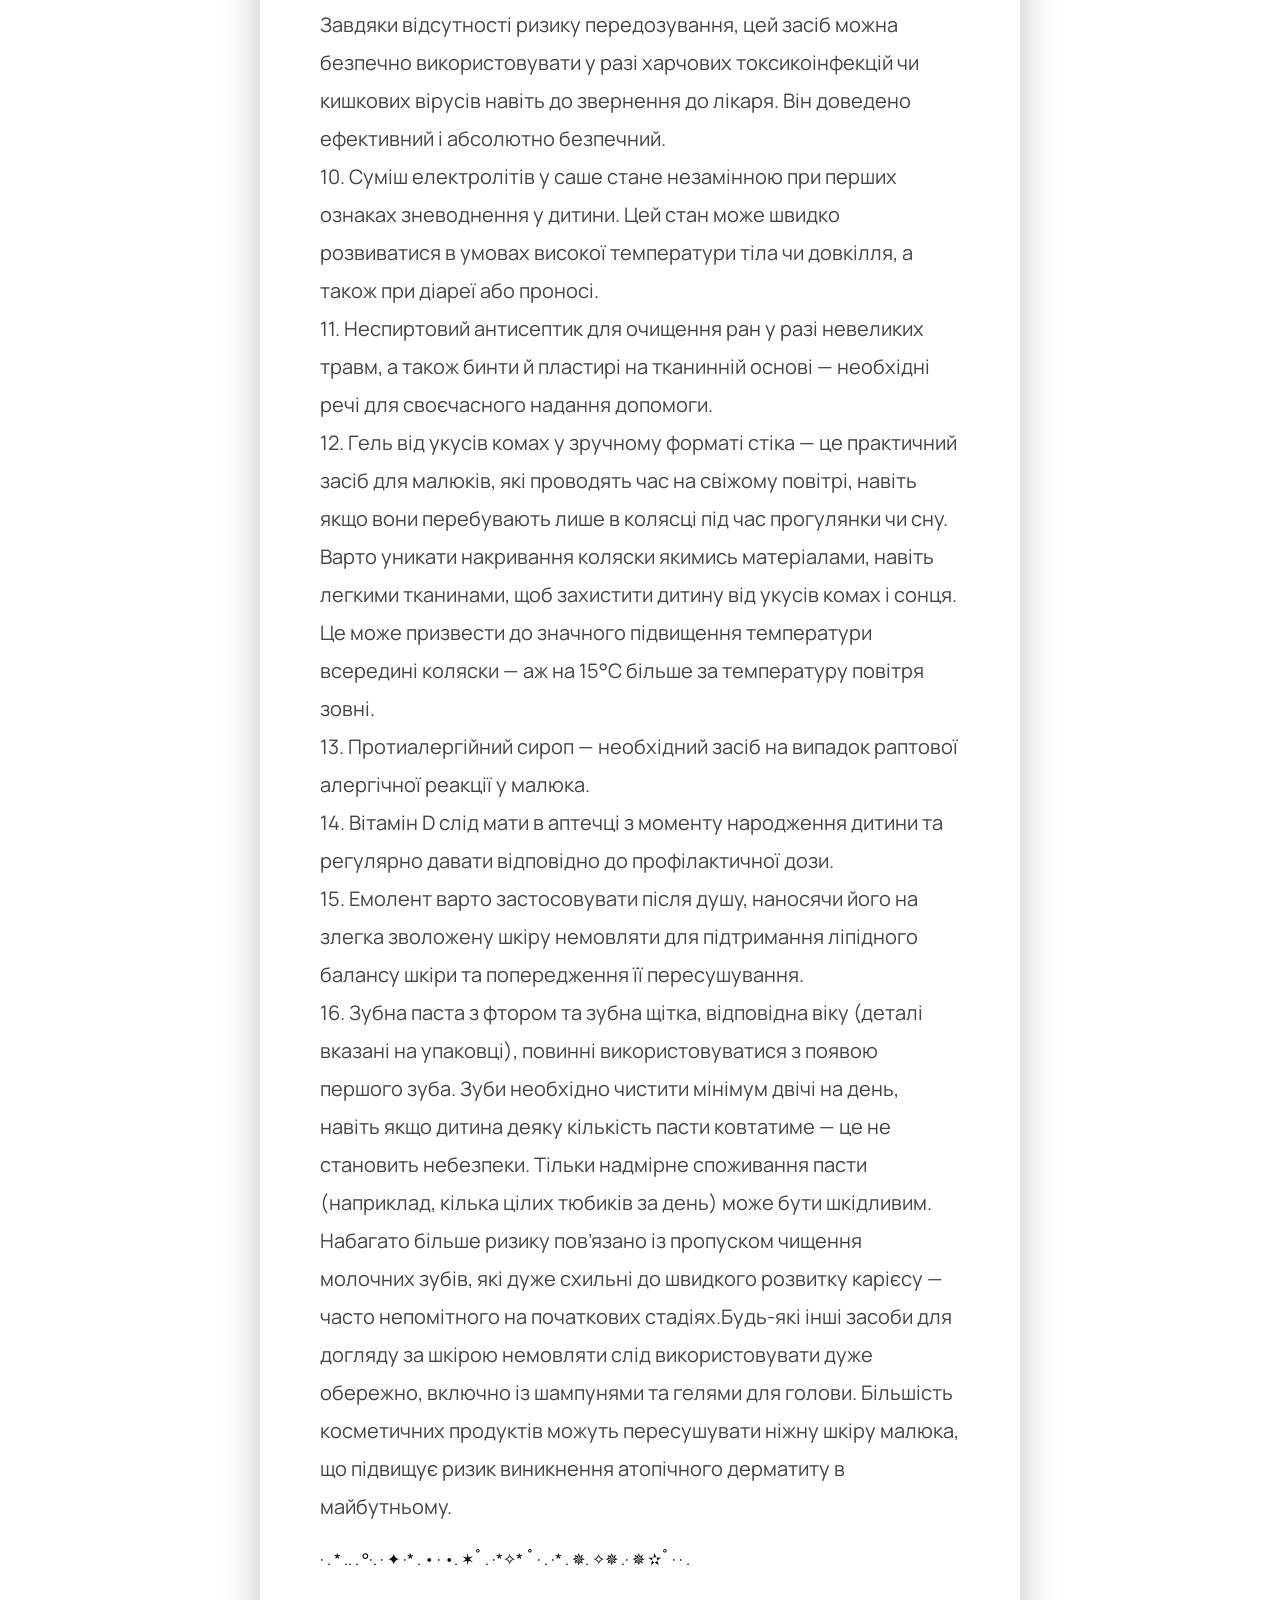
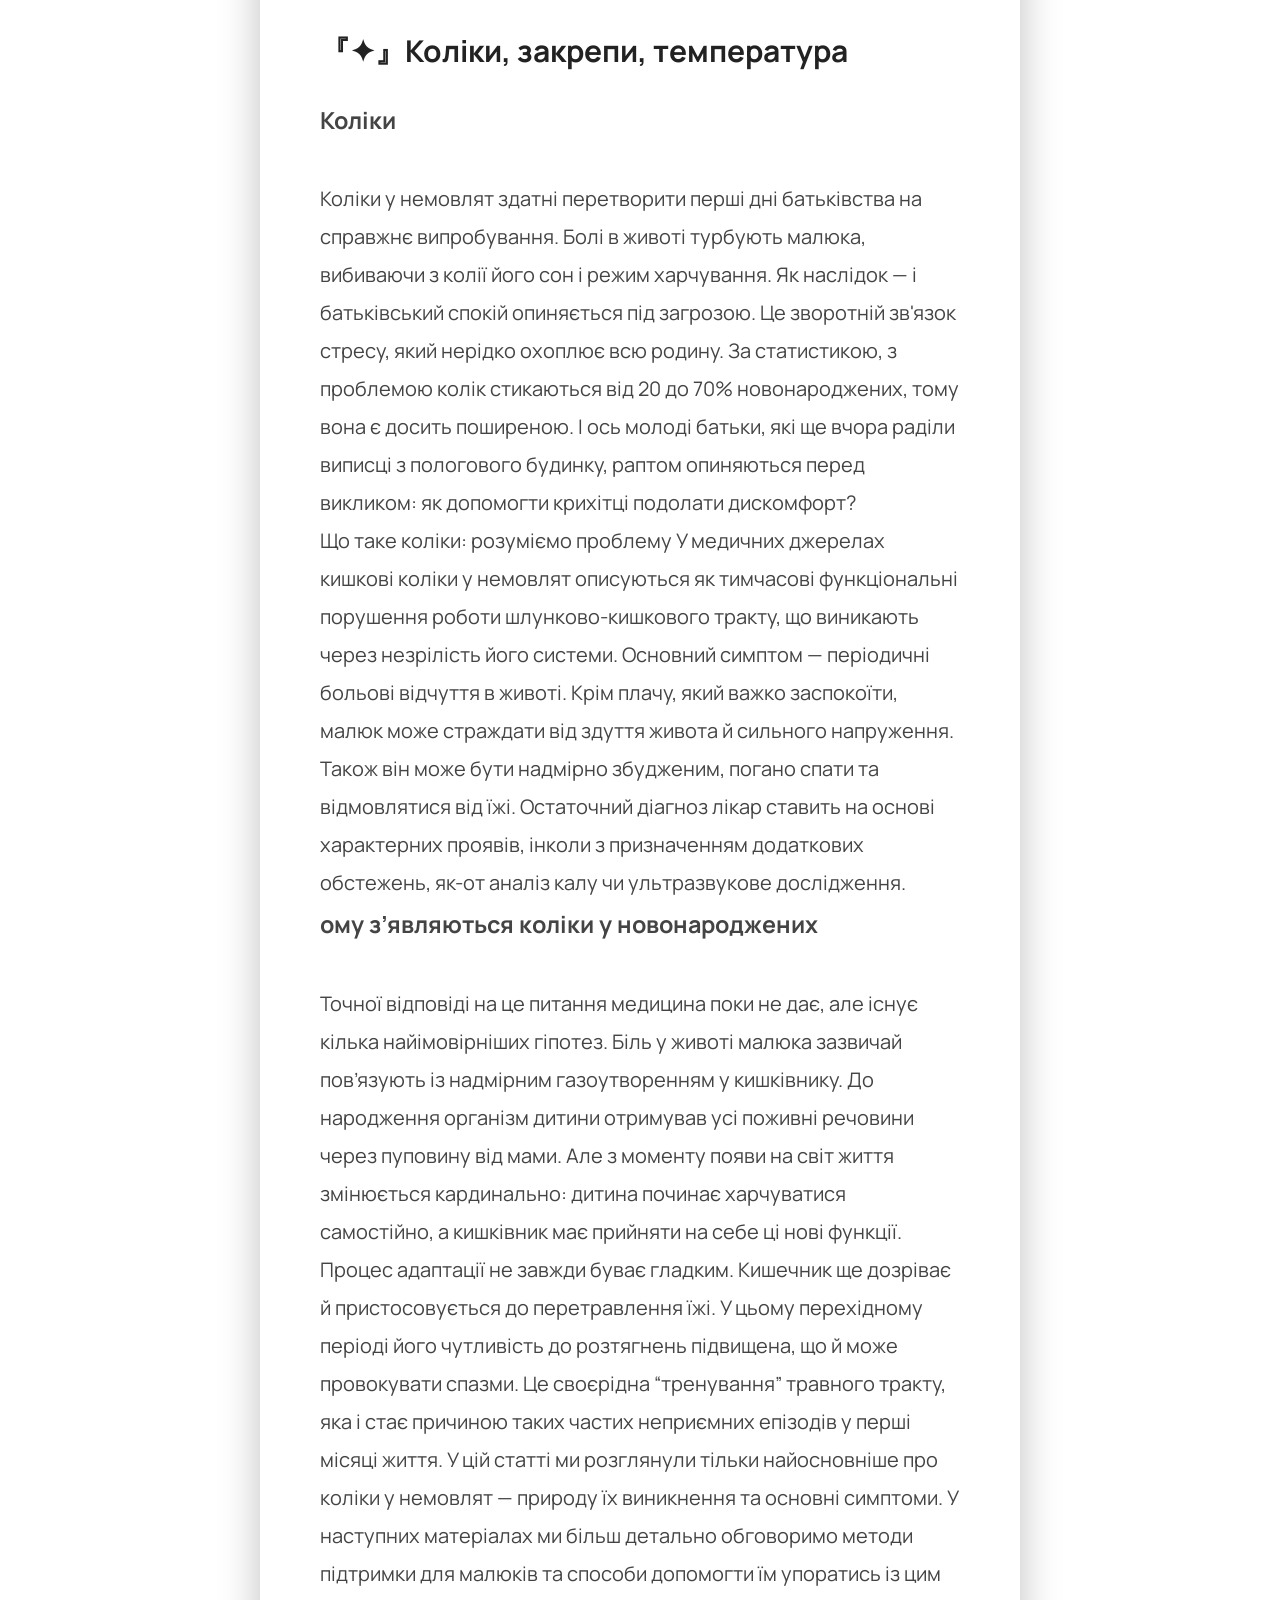
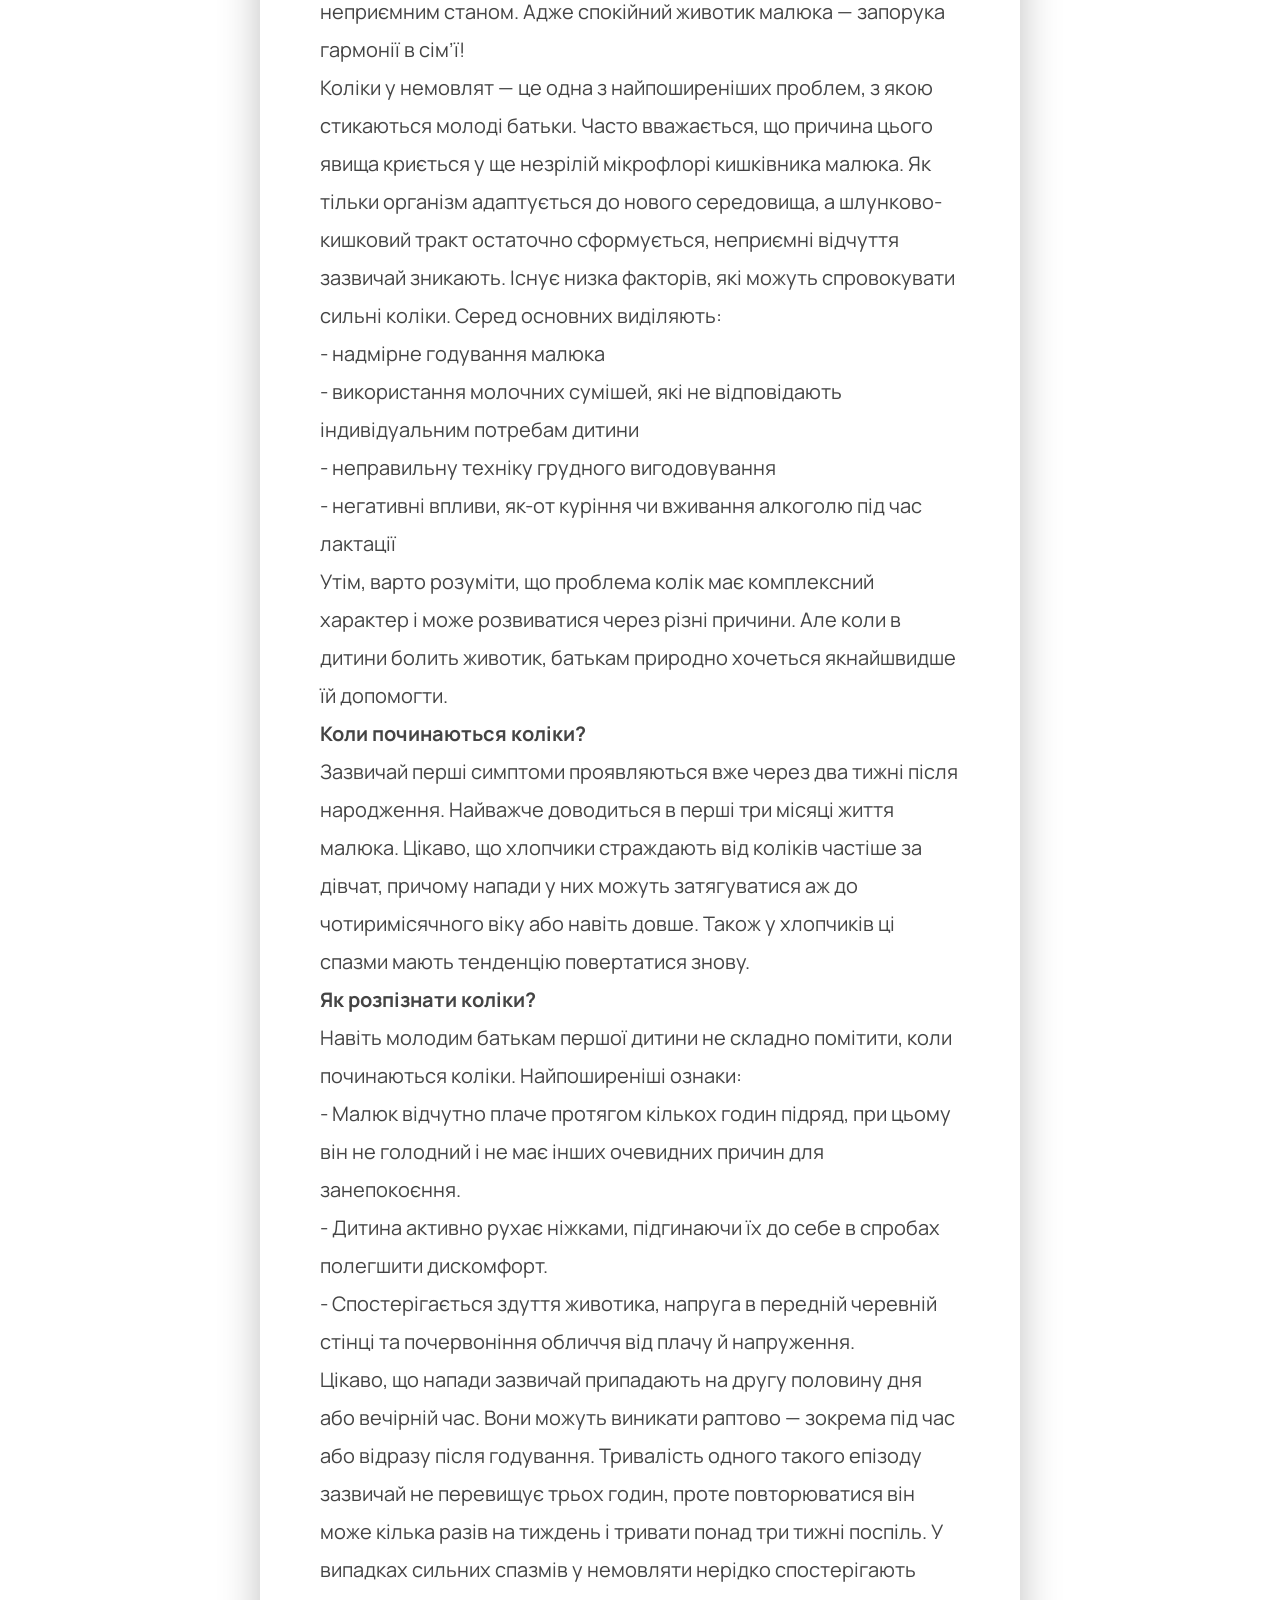
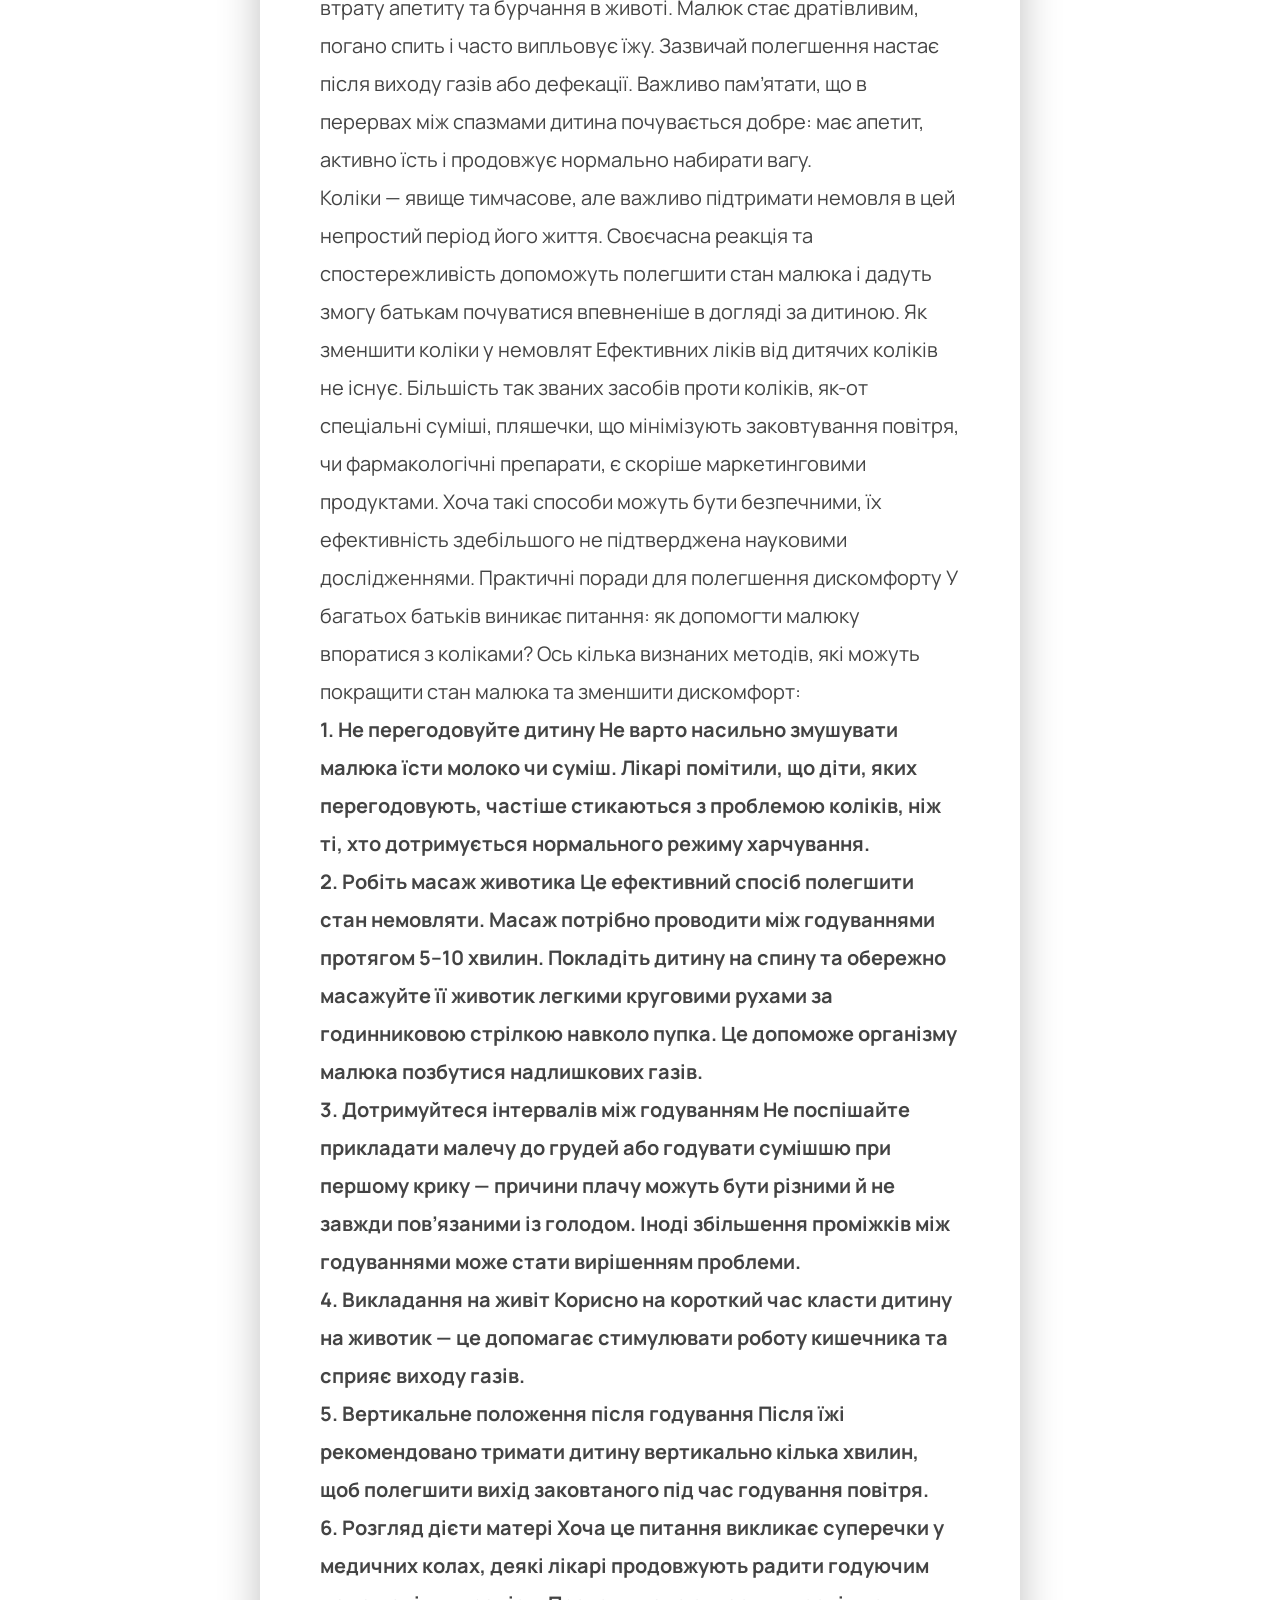
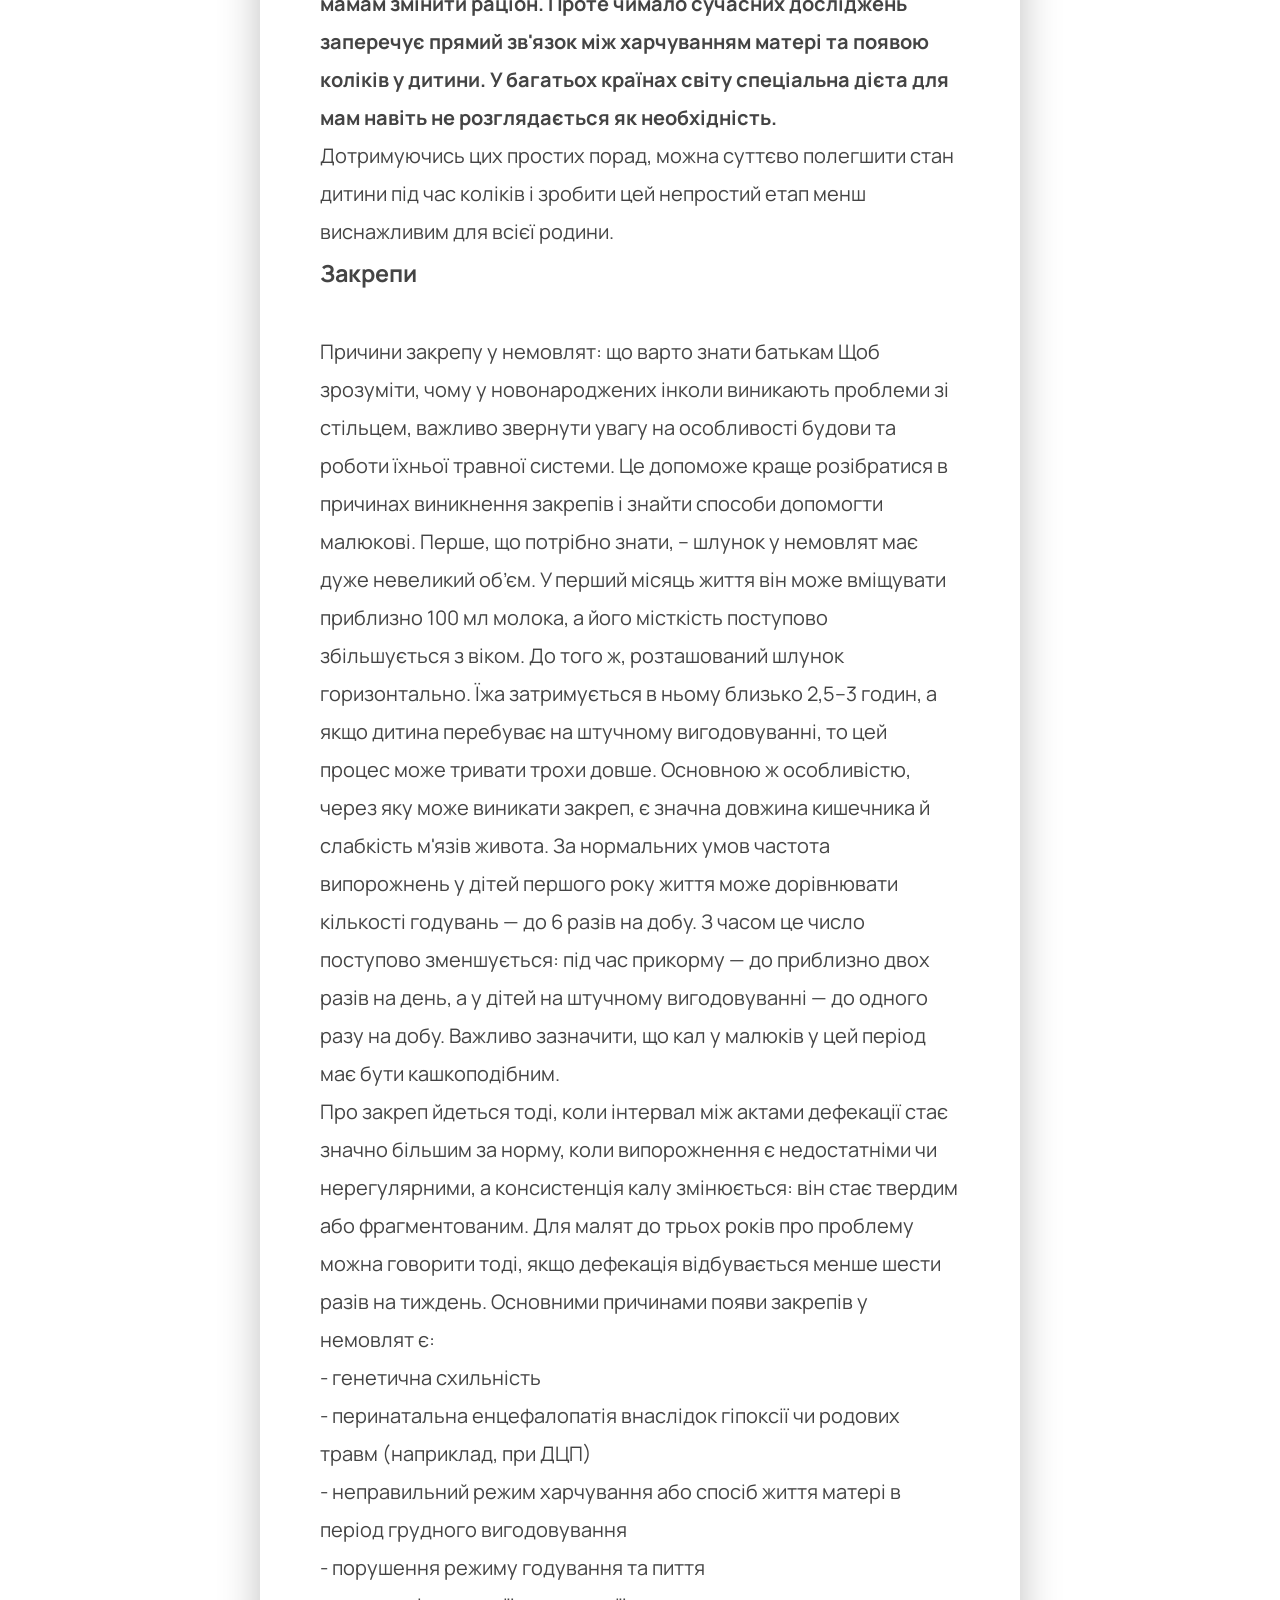
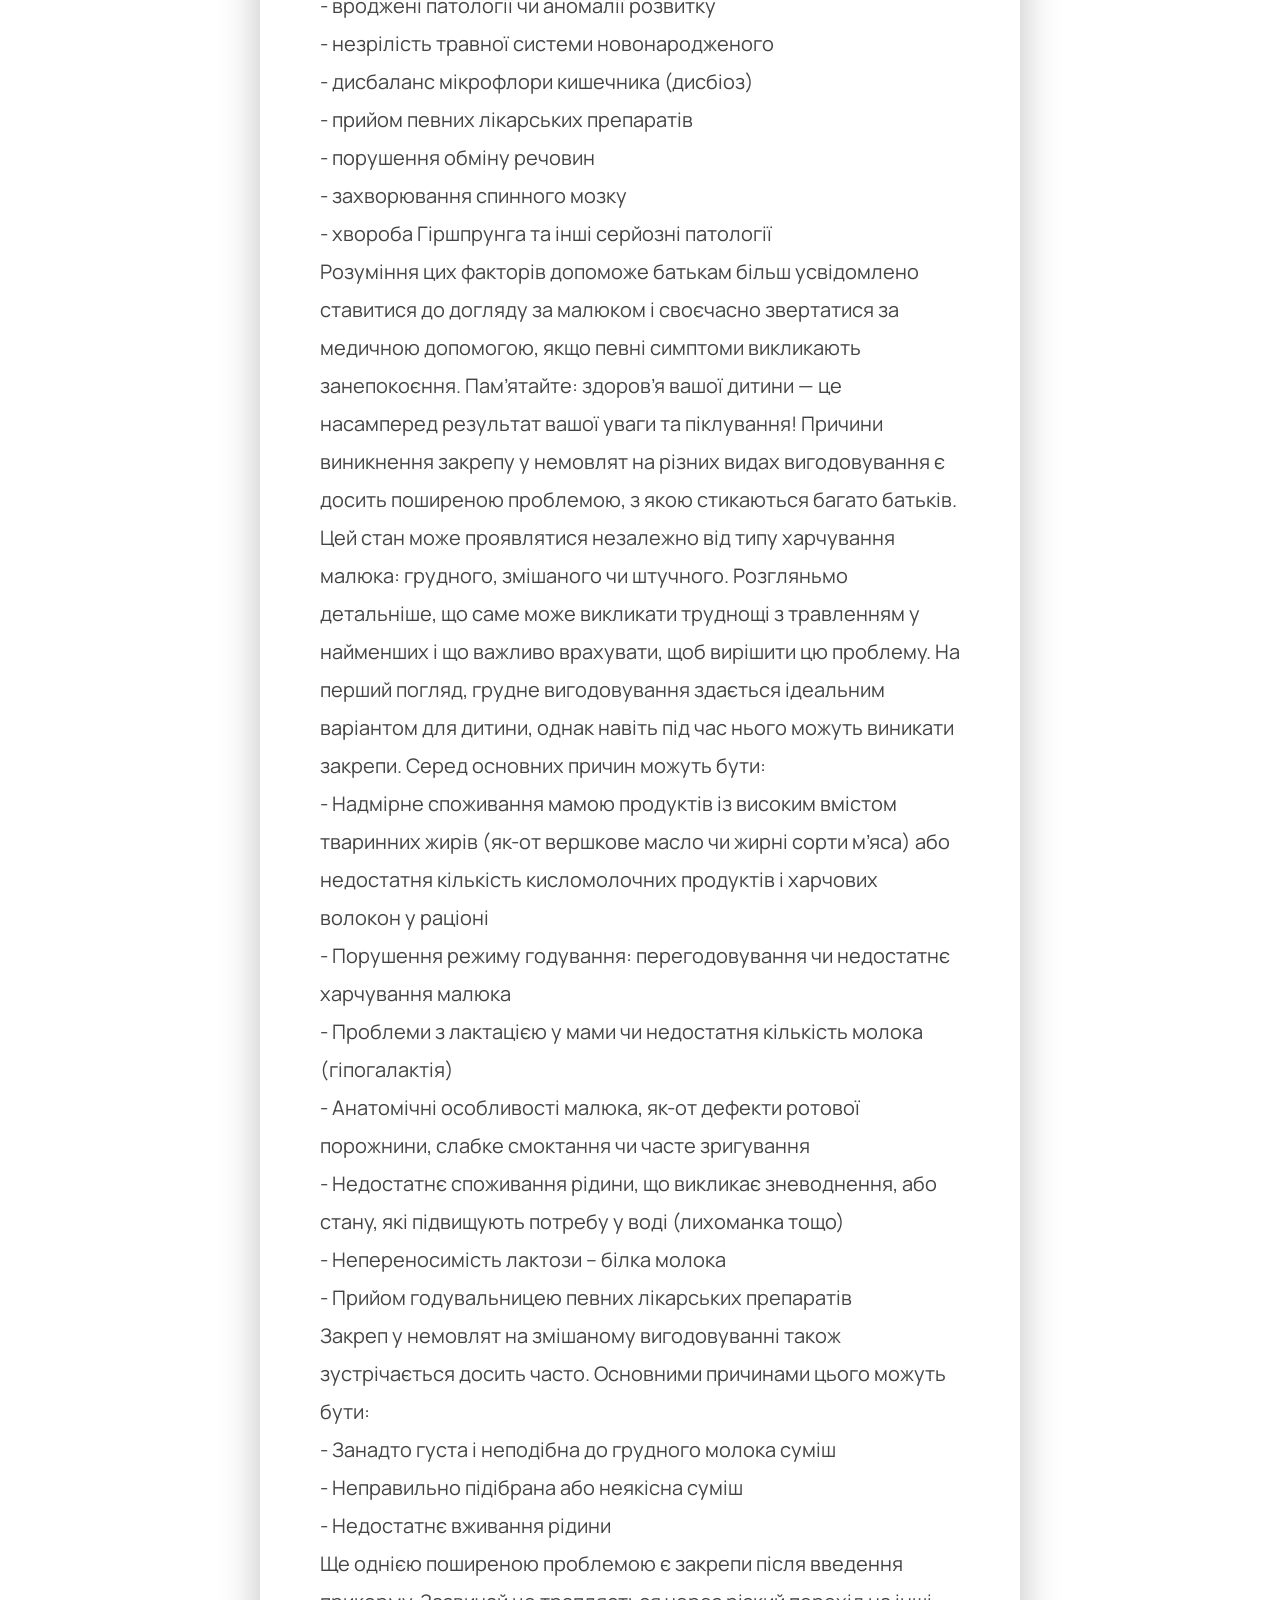
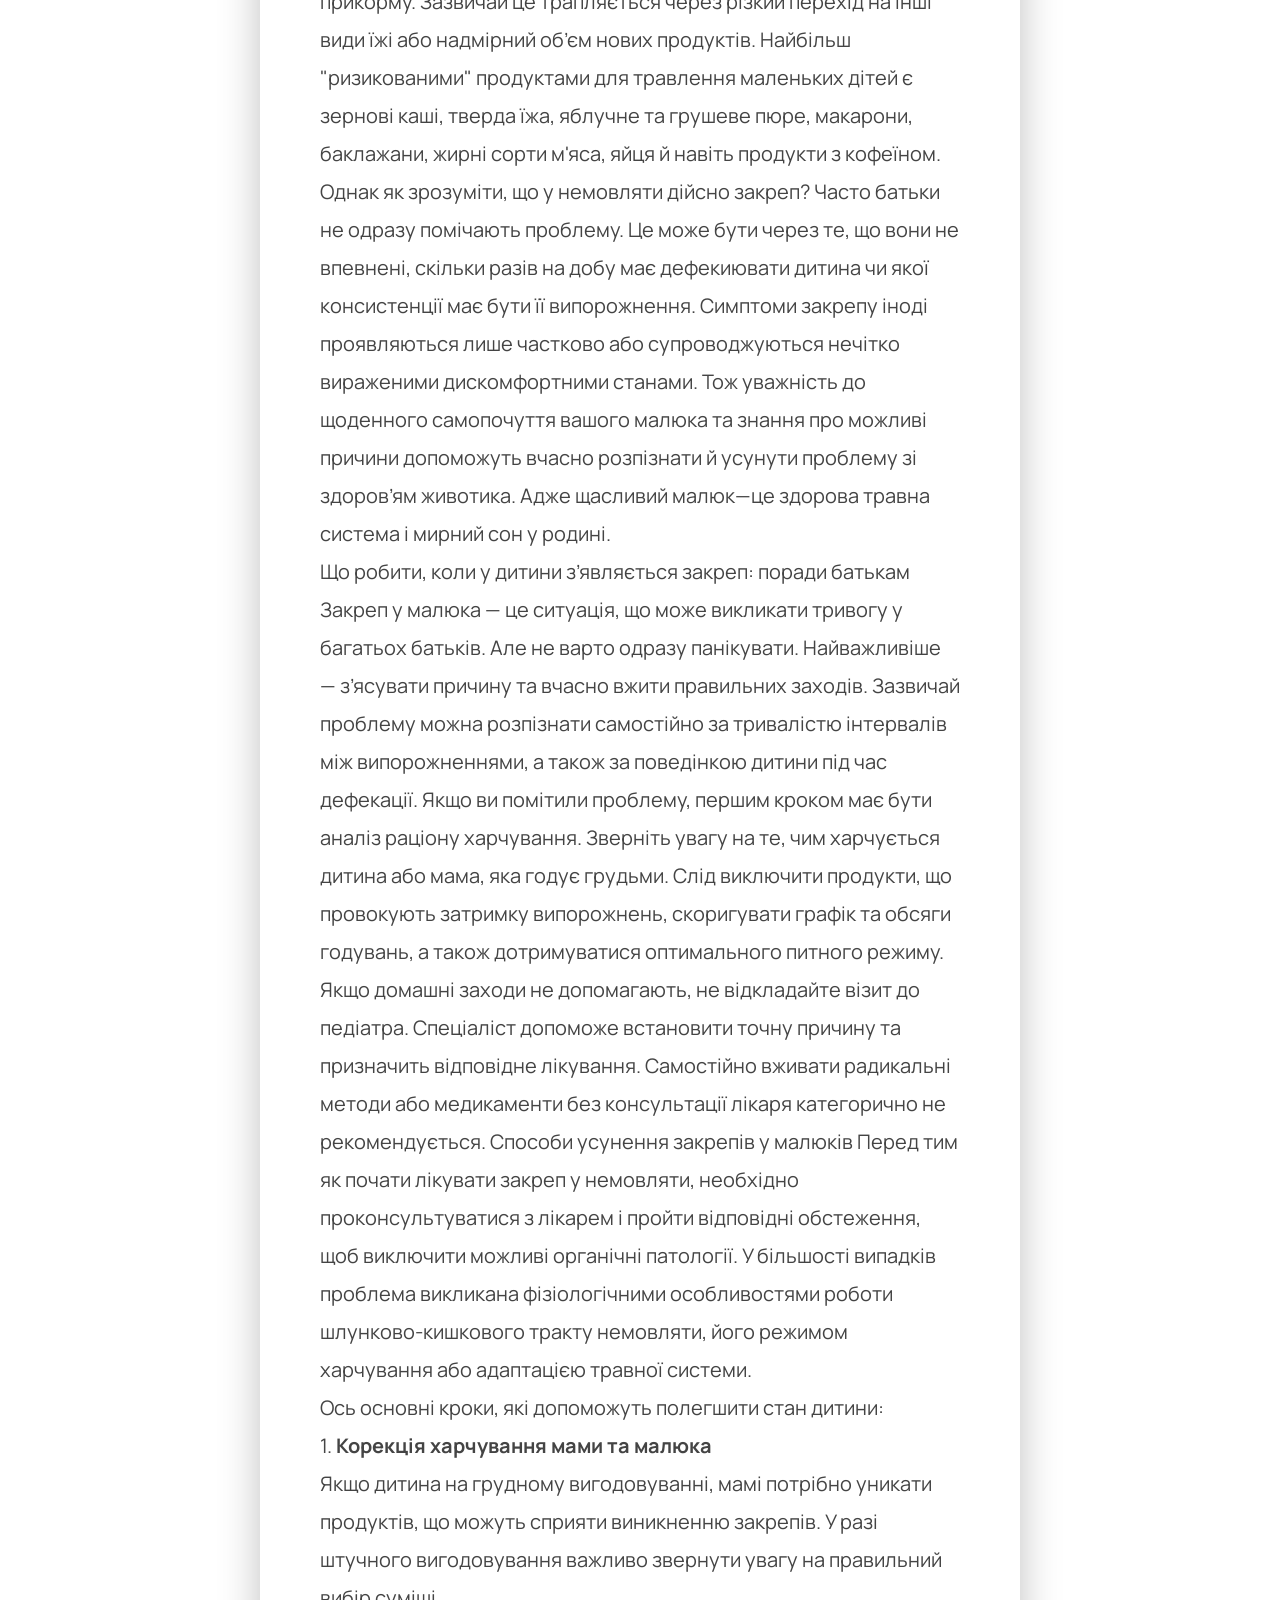
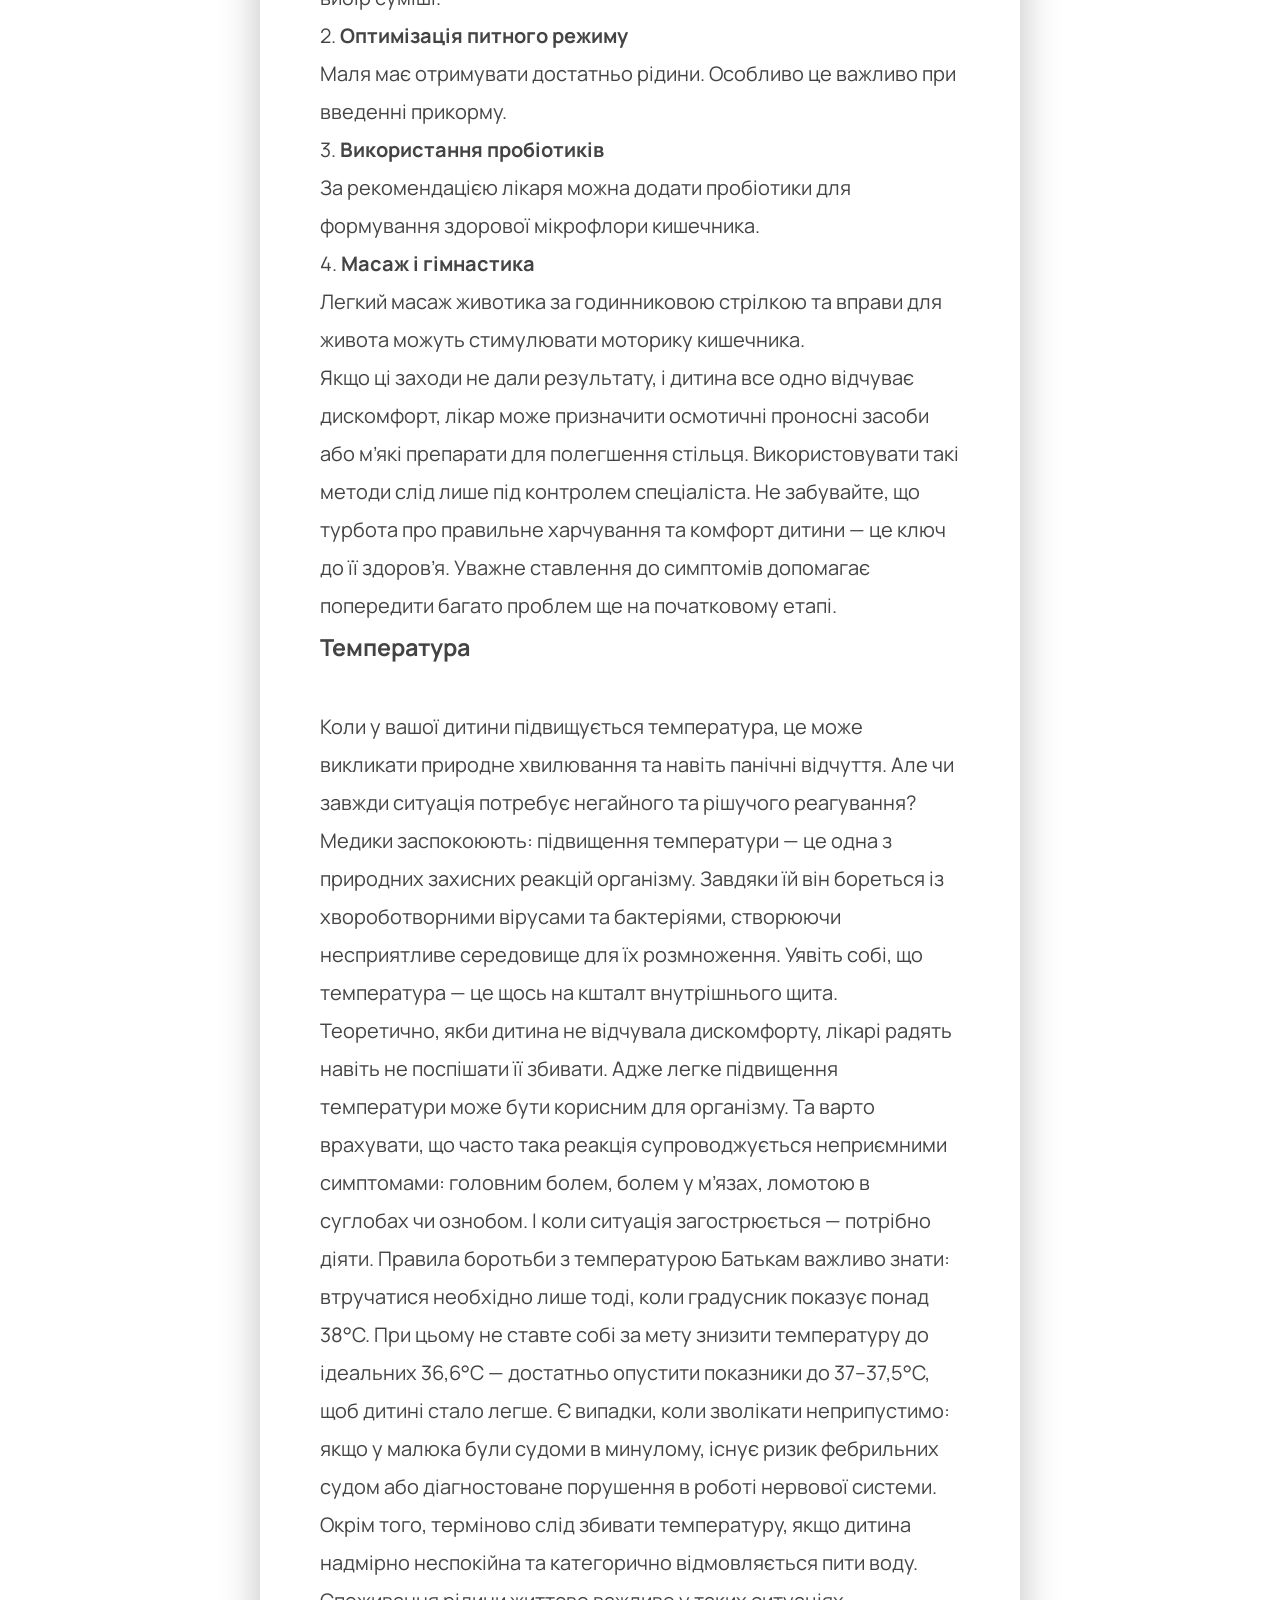
<file: hvorobu.html>
<!DOCTYPE html>
<html lang="uk">
<head>
<meta charset="UTF-8">
<meta name="viewport" content="width=device-width, initial-scale=1.0">

<title>Хвороби</title>

<link href="https://fonts.googleapis.com/css2?family=Manrope:wght@400;600;700&display=swap" rel="stylesheet">

<style>

*{
    margin:0;

    padding:0;

    box-sizing:border-box;
}

body{

    font-family:'Manrope', sans-serif;

    min-height:100vh;

    background:
    radial-gradient(circle at top left, rgba(255,214,231,0.7), transparent 30%),
    radial-gradient(circle at bottom right, rgba(215,236,255,0.7), transparent 35%),
    linear-gradient(
        135deg,
        #89B2CE 0%,
        #D0E3E8 35%,
        #F3F5EE 70%,
        #2A6E71 100%
    );

    background-attachment: fixed;

    display:flex;

    justify-content:center;

   padding:40px 260px;

        animation: gradientMove 12s ease infinite;

    background-size: 200% 200%;

}

@keyframes gradientMove{

    0%{
        background-position:0% 50%;
    }

    50%{
        background-position:100% 50%;
    }

    100%{
        background-position:0% 50%;
    }

}
    
.main-box{

    width:100%;

    max-width:1100px;

    background:rgba(255,255,255,0.78);

    border-radius:12px;

    padding:50px 60px;

    box-shadow:0 10px 40px rgba(0,0,0,0.25);

    position:relative;

}

.main-title{

    text-align:center;

    font-size:48px;

    font-weight:700;

    margin-bottom:40px;

    color:#222;

}

.subtitle{

    font-size:30px;

    color:#222;

    margin-top:60px;

    margin-bottom:25px;

    font-weight:700;

}

.content{

    font-size:20px;

    line-height:1.9;

    color:#444;

    text-align:left;

}

.tips{

    position:fixed;

    left:20px;

    top:120px;

    width:210px;

    background:rgba(255,255,255,0.72);

    backdrop-filter:blur(14px);

    -webkit-backdrop-filter:blur(14px);

    border:1px solid rgba(255,255,255,0.45);

    border-radius:24px;

    padding:24px;

    box-shadow:
    0 8px 30px rgba(0,0,0,0.10);

}

.tips h3{

    margin-bottom:12px;

    font-size:28px;
}

.tips p{

    line-height:1.8;

}

.side-button{

    position:fixed;

    right:20px;

    top:50%;

    transform:translateY(-50%);

    writing-mode:vertical-rl;

    text-orientation:mixed;

    background:white;

    padding:25px 18px;

    border-radius:12px;

    font-size:28px;

    font-weight:700;

    color:#222;

    box-shadow:0 10px 25px rgba(0,0,0,0.25);

    cursor:pointer;

    transition:0.3s;

}

.side-button:hover{

    transform:

    translateY(-50%)

    scale(1.05);

}

@media(max-width:1100px){

    .tips{

        display:none;

    }

    .side-button{

        display:none;

    }

    .main-box{

        width:100%;

        padding:30px;
    }

    .main-title{

        font-size:34px;
    }

    .subtitle{

        font-size:24px;
    }

    .content{

        font-size:18px;

    }

}

    html{

    scroll-behavior:smooth;

}

.tips a{

    display:block;

    text-decoration:none;

    color:#4b4b4b;

    margin-bottom:12px;

    transition:0.25s;

    font-size:17px;

    padding:10px 14px;

    border-radius:14px;

}

.tips a:hover{

    background:rgba(255,255,255,0.55);

    color:#ff7aa2;

    transform:translateX(4px);

}
    
.side-card{

    position:fixed;

    right:20px;

    top:120px;

    width:220px;

    background:rgba(255,255,255,0.82);

    backdrop-filter:blur(12px);

    -webkit-backdrop-filter:blur(12px);

    border-radius:20px;

    padding:18px;

    box-shadow:0 10px 20px rgba(0,0,0,0.15);

    text-align:center;

    z-index:100;

}

.side-card:hover{

    transform:

    translateY(-50%)

    scale(1.03);

    box-shadow:

    0 10px 30px rgba(0,0,0,0.25),

    0 0 25px rgba(255,122,162,0.7),

    0 0 50px rgba(255,182,193,0.55);

}

@keyframes floating {

    0%{

        transform: translateY(-50%) translateY(0px);

    }

    50%{

        transform: translateY(-50%) translateY(-10px);

    }

    100%{

        transform: translateY(-50%) translateY(0px);

    }

}

.app-image{

    width:100%;

    border-radius:15px;

    margin-bottom:15px;

}

.side-card h4{

    font-size:24px;

    margin-bottom:10px;

    color:#222;

}

.side-card p{

    font-size:16px;

    line-height:1.6;

    color:#555;

}
    
</style>
</head>

<body>


<div class="tips">
⧣₊˚﹒✦₊  ⧣₊˚  𓂃★   ⸝⸝ ⧣₊˚﹒✦₊
           <h3>  /) . . . . /)</h3>
    <h3>    (｡•ㅅ•｡)〝₎₎ Підказки ✦₊ ˊ˗</h3>
. .╭∪─∪──────── ✦ ⁺.
    <a href="#Apteka">. .┊ ✦ Аптечка</a>
    <a href="#3">. .┊ ✦ Коліки, температура і закрепи</a>
   ╰─────────────  ✦ ⁺.
⧣₊˚﹒✦₊  ⧣₊˚  𓂃★    ⸝⸝ ⧣₊˚﹒✦₊  ⧣₊˚
</div>
</div>

<div class="main-box">

    <div class="main-title">
        ╔═══❖•ೋ° ХВОРОБИ °ೋ•❖═══╗
    </div>

    <div class="content">

        <b>
Дитячі хвороби є природним етапом у формуванні імунної системи, проте вони нерідко стають джерелом занепокоєння для батьків. У даному матеріалі зібрано найбільш поширені симптоми, їх можливі причини, а також рекомендації щодо того, в яких випадках достатньо домашнього спостереження і коли варто звернутися за медичною допомогою.
       
        </b><br>

    </div><br>
·   . *              ..       .  °·.     ·  ✦       ·* .  •     ·  •.   ✶˚  .   ·*✧* ˚     · . ·* .       ✵.          ✧✵ .·      ✵  ✫˚            · · .     <br> 
<div class="subtitle" id="Apteka"> 『✦』Аптечка для новородженого
    </div>

    <div class="content">
Ранній дитячий аутизм є унікальною особливістю психічного розвитку, що проявляється у специфічних і стійких порушеннях комунікації, емоційного взаємозв’язку дитини з навколишнім середовищем та здатності адекватно реагувати на зовнішні обставини. 
        Головна риса аутизму — труднощі в налагодженні контакту — зазвичай стає помітною вже в перший рік життя, але найбільш яскраво виявляється у віці 2-3 років, під час першого етапу вікової кризи.
З клінічної точки зору, ранній дитячий аутизм є одним із найскладніших порушень розвитку. У поведінці дітей із цим розладом помітна байдужість або захисна реакція на звичні спроби встановлення контакту та спілкування. 
        Також для них характерна тривожно-залежна прив’язаність до певних щоденних ритуалів і процедур, однобокі, самостимульовані поведінкові підходи, недостатній розвиток засобів вираження емоцій і комунікації (мови, міміки) та неспроможність адаптуватися до практичних життєвих вимог.<br>

1. Манікюрні ножички або кусачки. У немовлят нігті дуже м'які, але ростуть вони досить швидко. Спершу краще одягати одяг із "царапками", щоб мінімізувати ризик подряпин тонкими й гострими нігтиками. Для догляду за нігтями можна використовувати спеціальні дитячі ножиці або кусачки. Під час їхнього застосування потрібно бути максимально обережними, щоб уникнути пошкодження нігтя чи шкіри малюка.<br>
2. Безконтактний термометр. Цей пристрій дуже зручний у використанні, і його показникам можна повністю довіряти за умови дотримання інструкції. Традиційні ртутні термометри краще взагалі не використовувати через їхню небезпечність.<br>
3. Аспіратор для носа. Новонароджені часто мають фізіологічний набряк слизової носа та невеликі виділення у перші дні після народження. Аспіратор стане незамінним помічником, особливо до моменту, коли дитина навчиться самостійно сякатися. Він швидко усуває утруднене носове дихання на початку хвороби, що допомагає зменшити дискомфорт у дитини.<br>
4. Вушні палички. Навіть спеціальні дитячі вушні палички з обмежувачами краще уникати, оскільки вони можуть травмувати вушний канал. Для гігієни перших місяців життя малюка цілком достатньо промивання звичайною проточною водою. З часом, коли дитина підросте і її вушні канали стануть ширшими, можна з обережністю використовувати спеціальні палички для поверхневого очищення, обов'язково зберігаючи їх у чистому та сухому місці поза доступом дітей.<br>
5. Сольові розчини для зволоження носових ходів. Рекомендовано використовувати сольові розчини на основі звичайної кухонної солі, оскільки морська сіль іноді викликає алергічні реакції. Найкраще обирати саме розчини у формі крапель, а не спреїв, оскільки останні створюють підвищений тиск у носових проходах, що може сприяти проникненню умовно патогенної мікрофлори в приносові пазухи.<br>
6. Жарознижувальні препарати. Для зниження температури можна застосовувати засоби на основі парацетамолу (з двох місяців) або ібупрофену (з шести місяців). Ці ліки найкраще використовувати у формі сиропу. Варто мати обидва препарати, щоб за необхідності змінювати їх або застосовувати паралельно, якщо того вимагає ситуація.<br>
7. Крем під підгузок. Креми під підгузок слід використовувати за потребою, наприклад, при появі почервоніння чи подразнень. Найбільш ефективними є засоби на основі цинку з якісним складом. Використання присипок краще зовсім уникати, оскільки їх вдихання малюком може спричинити подразнення дихальних шляхів або навіть підвищити ризик розвитку бронхіальної астми.<br>
8. Судинозвужувальні краплі для носа слід завжди мати під рукою як засіб «швидкої допомоги» для полегшення носового дихання у малюка. Це особливо важливо під час годування, сну або авіаперельотів, коли вільне дихання відіграє ключову роль.<br>
9. Ентеросорбент є важливим компонентом дитячої аптечки. Найзручніше його зберігати у вигляді стіків, оскільки їх легко додавати до напоїв малюка або змішувати з грудним молоком. Завдяки відсутності ризику передозування, цей засіб можна безпечно використовувати у разі харчових токсикоінфекцій чи кишкових вірусів навіть до звернення до лікаря. Він доведено ефективний і абсолютно безпечний.<br>
10. Суміш електролітів у саше стане незамінною при перших ознаках зневоднення у дитини. Цей стан може швидко розвиватися в умовах високої температури тіла чи довкілля, а також при діареї або проносі.<br>
11. Неспиртовий антисептик для очищення ран у разі невеликих травм, а також бинти й пластирі на тканинній основі — необхідні речі для своєчасного надання допомоги.<br>
12. Гель від укусів комах у зручному форматі стіка — це практичний засіб для малюків, які проводять час на свіжому повітрі, навіть якщо вони перебувають лише в колясці під час прогулянки чи сну. Варто уникати накривання коляски якимись матеріалами, навіть легкими тканинами, щоб захистити дитину від укусів комах і сонця. Це може призвести до значного підвищення температури всередині коляски — аж на 15°C більше за температуру повітря зовні.<br>
13. Протиалергійний сироп — необхідний засіб на випадок раптової алергічної реакції у малюка.<br>
14. Вітамін D слід мати в аптечці з моменту народження дитини та регулярно давати відповідно до профілактичної дози.<br>
15. Емолент варто застосовувати після душу, наносячи його на злегка зволожену шкіру немовляти для підтримання ліпідного балансу шкіри та попередження її пересушування.<br>
16. Зубна паста з фтором та зубна щітка, відповідна віку (деталі вказані на упаковці), повинні використовуватися з появою першого зуба. Зуби необхідно чистити мінімум двічі на день, навіть якщо дитина деяку кількість пасти ковтатиме — це не становить небезпеки. Тільки надмірне споживання пасти (наприклад, кілька цілих тюбиків за день) може бути шкідливим. Набагато більше ризику пов’язано із пропуском чищення молочних зубів, які дуже схильні до швидкого розвитку карієсу — часто непомітного на початкових стадіях.Будь-які інші засоби для догляду за шкірою немовляти слід використовувати дуже обережно, включно із шампунями та гелями для голови. Більшість косметичних продуктів можуть пересушувати ніжну шкіру малюка, що підвищує ризик виникнення атопічного дерматиту в майбутньому.<br>
 
  </div><br>
·   . *              ..       .  °·.     ·  ✦       ·* .  •     ·  •.   ✶˚  .   ·*✧* ˚     · . ·* .       ✵.          ✧✵ .·      ✵  ✫˚            · · .     <br> 
<div class="subtitle" id="3"> 『✦』Коліки, закрепи, температура
    </div>

    <div class="content">
<h3><b>Коліки</b></h3><br>
Коліки у немовлят здатні перетворити перші дні батьківства на справжнє випробування. Болі в животі турбують малюка, вибиваючи з колії його сон і режим харчування. Як наслідок — і батьківський спокій опиняється під загрозою. Це зворотній зв'язок стресу, який нерідко охоплює всю родину. За статистикою, з проблемою колік стикаються від 20 до 70% новонароджених, тому вона є досить поширеною. І ось молоді батьки, які ще вчора раділи виписці з пологового будинку, раптом опиняються перед викликом: як допомогти крихітці подолати дискомфорт?
<br>
 Що таке коліки: розуміємо проблему
У медичних джерелах кишкові коліки у немовлят описуються як тимчасові функціональні порушення роботи шлунково-кишкового тракту, що виникають через незрілість його системи. Основний симптом — періодичні больові відчуття в животі.

Крім плачу, який важко заспокоїти, малюк може страждати від здуття живота й сильного напруження. Також він може бути надмірно збудженим, погано спати та відмовлятися від їжі. Остаточний діагноз лікар ставить на основі характерних проявів, інколи з призначенням додаткових обстежень, як-от аналіз калу чи ультразвукове дослідження.

<h3><b>ому з’являються коліки у новонароджених</b></h3><br>
Точної відповіді на це питання медицина поки не дає, але існує кілька найімовірніших гіпотез. Біль у животі малюка зазвичай пов’язують із надмірним газоутворенням у кишківнику. До народження організм дитини отримував усі поживні речовини через пуповину від мами. Але з моменту появи на світ життя змінюється кардинально: дитина починає харчуватися самостійно, а кишківник має прийняти на себе ці нові функції.

Процес адаптації не завжди буває гладким. Кишечник ще дозріває й пристосовується до перетравлення їжі. У цьому перехідному періоді його чутливість до розтягнень підвищена, що й може провокувати спазми. Це своєрідна “тренування” травного тракту, яка і стає причиною таких частих неприємних епізодів у перші місяці життя.

У цій статті ми розглянули тільки найосновніше про коліки у немовлят — природу їх виникнення та основні симптоми. У наступних матеріалах ми більш детально обговоримо методи підтримки для малюків та способи допомогти їм упоратись із цим неприємним станом. Адже спокійний животик малюка — запорука гармонії в сім’ї!

<br>
Коліки у немовлят — це одна з найпоширеніших проблем, з якою стикаються молоді батьки. Часто вважається, що причина цього явища криється у ще незрілій мікрофлорі кишківника малюка. Як тільки організм адаптується до нового середовища, а шлунково-кишковий тракт остаточно сформується, неприємні відчуття зазвичай зникають.

Існує низка факторів, які можуть спровокувати сильні коліки. Серед основних виділяють:
<br>
- надмірне годування малюка<br>
- використання молочних сумішей, які не відповідають індивідуальним потребам дитини<br>
- неправильну техніку грудного вигодовування<br>
- негативні впливи, як-от куріння чи вживання алкоголю під час лактації<br>

Утім, варто розуміти, що проблема колік має комплексний характер і може розвиватися через різні причини. Але коли в дитини болить животик, батькам природно хочеться якнайшвидше їй допомогти.
<br>
<b>Коли починаються коліки?</b>
<br>
Зазвичай перші симптоми проявляються вже через два тижні після народження. Найважче доводиться в перші три місяці життя малюка. Цікаво, що хлопчики страждають від коліків частіше за дівчат, причому напади у них можуть затягуватися аж до чотиримісячного віку або навіть довше. Також у хлопчиків ці спазми мають тенденцію повертатися знову.
<br>
<b>Як розпізнати коліки?</b>
<br>
Навіть молодим батькам першої дитини не складно помітити, коли починаються коліки. Найпоширеніші ознаки:
<br>
- Малюк відчутно плаче протягом кількох годин підряд, при цьому він не голодний і не має інших очевидних причин для занепокоєння.<br>
- Дитина активно рухає ніжками, підгинаючи їх до себе в спробах полегшити дискомфорт.<br>
- Спостерігається здуття животика, напруга в передній черевній стінці та почервоніння обличчя від плачу й напруження.<br>

Цікаво, що напади зазвичай припадають на другу половину дня або вечірній час. Вони можуть виникати раптово — зокрема під час або відразу після годування. Тривалість одного такого епізоду зазвичай не перевищує трьох годин, проте повторюватися він може кілька разів на тиждень і тривати понад три тижні поспіль.

У випадках сильних спазмів у немовляти нерідко спостерігають втрату апетиту та бурчання в животі. Малюк стає дратівливим, погано спить і часто випльовує їжу. Зазвичай полегшення настає після виходу газів або дефекації. Важливо пам’ятати, що в перервах між спазмами дитина почувається добре: має апетит, активно їсть і продовжує нормально набирати вагу.
<br>
Коліки — явище тимчасове, але важливо підтримати немовля в цей непростий період його життя. Своєчасна реакція та спостережливість допоможуть полегшити стан малюка і дадуть змогу батькам почуватися впевненіше в догляді за дитиною.

Як зменшити коліки у немовлят

Ефективних ліків від дитячих коліків не існує. Більшість так званих засобів проти коліків, як-от спеціальні суміші, пляшечки, що мінімізують заковтування повітря, чи фармакологічні препарати, є скоріше маркетинговими продуктами. Хоча такі способи можуть бути безпечними, їх ефективність здебільшого не підтверджена науковими дослідженнями.  

Практичні поради для полегшення дискомфорту  

У багатьох батьків виникає питання: як допомогти малюку впоратися з коліками? Ось кілька визнаних методів, які можуть покращити стан малюка та зменшити дискомфорт:  
<br>
<b>1. Не перегодовуйте дитину Не варто насильно змушувати малюка їсти молоко чи суміш. Лікарі помітили, що діти, яких перегодовують, частіше стикаються з проблемою коліків, ніж ті, хто дотримується нормального режиму харчування.  
</b><br>
<b>2. Робіть масаж животика Це ефективний спосіб полегшити стан немовляти. Масаж потрібно проводити між годуваннями протягом 5–10 хвилин. Покладіть дитину на спину та обережно масажуйте її животик легкими круговими рухами за годинниковою стрілкою навколо пупка. Це допоможе організму малюка позбутися надлишкових газів.  
</b><br>
<b>3. Дотримуйтеся інтервалів між годуванням Не поспішайте прикладати малечу до грудей або годувати сумішшю при першому крику — причини плачу можуть бути різними й не завжди пов’язаними із голодом. Іноді збільшення проміжків між годуваннями може стати вирішенням проблеми.  
</b><br>
<b>4. Викладання на живіт Корисно на короткий час класти дитину на животик — це допомагає стимулювати роботу кишечника та сприяє виходу газів.  
</b><br>
<b>5. Вертикальне положення після годування Після їжі рекомендовано тримати дитину вертикально кілька хвилин, щоб полегшити вихід заковтаного під час годування повітря.  
</b><br>
<b>6. Розгляд дієти матері Хоча це питання викликає суперечки у медичних колах, деякі лікарі продовжують радити годуючим мамам змінити раціон. Проте чимало сучасних досліджень заперечує прямий зв'язок між харчуванням матері та появою коліків у дитини. У багатьох країнах світу спеціальна дієта для мам навіть не розглядається як необхідність.  
</b><br>
Дотримуючись цих простих порад, можна суттєво полегшити стан дитини під час коліків і зробити цей непростий етап менш виснажливим для всієї родини.  
        <br>
        <h3><b>Закрепи</b></h3><br>

Причини закрепу у немовлят: що варто знати батькам

Щоб зрозуміти, чому у новонароджених інколи виникають проблеми зі стільцем, важливо звернути увагу на особливості будови та роботи їхньої травної системи. Це допоможе краще розібратися в причинах виникнення закрепів і знайти способи допомогти малюкові.

Перше, що потрібно знати, – шлунок у немовлят має дуже невеликий об’єм. У перший місяць життя він може вміщувати приблизно 100 мл молока, а його місткість поступово збільшується з віком. До того ж, розташований шлунок горизонтально. Їжа затримується в ньому близько 2,5–3 годин, а якщо дитина перебуває на штучному вигодовуванні, то цей процес може тривати трохи довше. Основною ж особливістю, через яку може виникати закреп, є значна довжина кишечника й слабкість м'язів живота.

За нормальних умов частота випорожнень у дітей першого року життя може дорівнювати кількості годувань — до 6 разів на добу. З часом це число поступово зменшується: під час прикорму — до приблизно двох разів на день, а у дітей на штучному вигодовуванні — до одного разу на добу. Важливо зазначити, що кал у малюків у цей період має бути кашкоподібним.
<br>
Про закреп йдеться тоді, коли інтервал між актами дефекації стає значно більшим за норму, коли випорожнення є недостатніми чи нерегулярними, а консистенція калу змінюється: він стає твердим або фрагментованим. Для малят до трьох років про проблему можна говорити тоді, якщо дефекація відбувається менше шести разів на тиждень.

Основними причинами появи закрепів у немовлят є:<br>

- генетична схильність<br>
- перинатальна енцефалопатія внаслідок гіпоксії чи родових травм (наприклад, при ДЦП)<br>
- неправильний режим харчування або спосіб життя матері в період грудного вигодовування<br>
- порушення режиму годування та пиття<br>
- вроджені патології чи аномалії розвитку<br>
- незрілість травної системи новонародженого<br>
- дисбаланс мікрофлори кишечника (дисбіоз)<br>
- прийом певних лікарських препаратів<br>
- порушення обміну речовин<br>
- захворювання спинного мозку<br>
- хвороба Гіршпрунга та інші серйозні патології<br>

Розуміння цих факторів допоможе батькам більш усвідомлено ставитися до догляду за малюком і своєчасно звертатися за медичною допомогою, якщо певні симптоми викликають занепокоєння. Пам’ятайте: здоров’я вашої дитини — це насамперед результат вашої уваги та піклування!

Причини виникнення закрепу у немовлят на різних видах вигодовування є досить поширеною проблемою, з якою стикаються багато батьків. Цей стан може проявлятися незалежно від типу харчування малюка: грудного, змішаного чи штучного. Розгляньмо детальніше, що саме може викликати труднощі з травленням у найменших і що важливо врахувати, щоб вирішити цю проблему.

На перший погляд, грудне вигодовування здається ідеальним варіантом для дитини, однак навіть під час нього можуть виникати закрепи. Серед основних причин можуть бути:
<br>
- Надмірне споживання мамою продуктів із високим вмістом тваринних жирів (як-от вершкове масло чи жирні сорти м’яса) або недостатня кількість кисломолочних продуктів і харчових волокон у раціоні<br>
- Порушення режиму годування: перегодовування чи недостатнє харчування малюка<br>
- Проблеми з лактацією у мами чи недостатня кількість молока (гіпогалактія)<br>
- Анатомічні особливості малюка, як-от дефекти ротової порожнини, слабке смоктання чи часте зригування<br>
- Недостатнє споживання рідини, що викликає зневоднення, або стану, які підвищують потребу у воді (лихоманка тощо)<br>
- Непереносимість лактози – білка молока<br>
- Прийом годувальницею певних лікарських препаратів<br>

Закреп у немовлят на змішаному вигодовуванні також зустрічається досить часто. Основними причинами цього можуть бути:<br>

- Занадто густа і неподібна до грудного молока суміш<br>
- Неправильно підібрана або неякісна суміш<br>
- Недостатнє вживання рідини<br>

Ще однією поширеною проблемою є закрепи після введення прикорму. Зазвичай це трапляється через різкий перехід на інші види їжі або надмірний об’єм нових продуктів. Найбільш "ризикованими" продуктами для травлення маленьких дітей є зернові каші, тверда їжа, яблучне та грушеве пюре, макарони, баклажани, жирні сорти м'яса, яйця й навіть продукти з кофеїном.

Однак як зрозуміти, що у немовляти дійсно закреп? Часто батьки не одразу помічають проблему. Це може бути через те, що вони не впевнені, скільки разів на добу має дефекиювати дитина чи якої консистенції має бути її випорожнення. Симптоми закрепу іноді проявляються лише частково або супроводжуються нечітко вираженими дискомфортними станами.

Тож уважність до щоденного самопочуття вашого малюка та знання про можливі причини допоможуть вчасно розпізнати й усунути проблему зі здоров’ям животика. Адже щасливий малюк—це здорова травна система і мирний сон у родині.
<br>
        
Що робити, коли у дитини з’являється закреп: поради батькам
<br>
Закреп у малюка — це ситуація, що може викликати тривогу у багатьох батьків. Але не варто одразу панікувати. Найважливіше — з’ясувати причину та вчасно вжити правильних заходів. Зазвичай проблему можна розпізнати самостійно за тривалістю інтервалів між випорожненнями, а також за поведінкою дитини під час дефекації. Якщо ви помітили проблему, першим кроком має бути аналіз раціону харчування. Зверніть увагу на те, чим харчується дитина або мама, яка годує грудьми. Слід виключити продукти, що провокують затримку випорожнень, скоригувати графік та обсяги годувань, а також дотримуватися оптимального питного режиму.

Якщо домашні заходи не допомагають, не відкладайте візит до педіатра. Спеціаліст допоможе встановити точну причину та призначить відповідне лікування. Самостійно вживати радикальні методи або медикаменти без консультації лікаря категорично не рекомендується. 

Способи усунення закрепів у малюків

Перед тим як почати лікувати закреп у немовляти, необхідно проконсультуватися з лікарем і пройти відповідні обстеження, щоб виключити можливі органічні патології. У більшості випадків проблема викликана фізіологічними особливостями роботи шлунково-кишкового тракту немовляти, його режимом харчування або адаптацією травної системи.
<br>
Ось основні кроки, які допоможуть полегшити стан дитини:  <br>
1. <b>Корекція харчування мами та малюка </b><br>
   Якщо дитина на грудному вигодовуванні, мамі потрібно уникати продуктів, що можуть сприяти виникненню закрепів. У разі штучного вигодовування важливо звернути увагу на правильний вибір суміші.
<br>
2. <b>Оптимізація питного режиму</b><br>
   Маля має отримувати достатньо рідини. Особливо це важливо при введенні прикорму.
<br>
3. <b>Використання пробіотиків</b>  <br>
   За рекомендацією лікаря можна додати пробіотики для формування здорової мікрофлори кишечника.
<br>
4. <b>Масаж і гімнастика</b>  <br>
   Легкий масаж животика за годинниковою стрілкою та вправи для живота можуть стимулювати моторику кишечника.
<br>
Якщо ці заходи не дали результату, і дитина все одно відчуває дискомфорт, лікар може призначити осмотичні проносні засоби або м’які препарати для полегшення стільця. Використовувати такі методи слід лише під контролем спеціаліста.

Не забувайте, що турбота про правильне харчування та комфорт дитини — це ключ до її здоров’я. Уважне ставлення до симптомів допомагає попередити багато проблем ще на початковому етапі.
<br>
        <h3><b>Температура</b></h3><br>

Коли у вашої дитини підвищується температура, це може викликати природне хвилювання та навіть панічні відчуття. Але чи завжди ситуація потребує негайного та рішучого реагування? Медики заспокоюють: підвищення температури — це одна з природних захисних реакцій організму. Завдяки їй він бореться із хвороботворними вірусами та бактеріями, створюючи несприятливе середовище для їх розмноження.

Уявіть собі, що температура — це щось на кшталт внутрішнього щита. Теоретично, якби дитина не відчувала дискомфорту, лікарі радять навіть не поспішати її збивати. Адже легке підвищення температури може бути корисним для організму. Та варто врахувати, що часто така реакція супроводжується неприємними симптомами: головним болем, болем у м’язах, ломотою в суглобах чи ознобом. І коли ситуація загострюється — потрібно діяти.

Правила боротьби з температурою
Батькам важливо знати: втручатися необхідно лише тоді, коли градусник показує понад 38°C. При цьому не ставте собі за мету знизити температуру до ідеальних 36,6°C — достатньо опустити показники до 37–37,5°C, щоб дитині стало легше. Є випадки, коли зволікати неприпустимо: якщо у малюка були судоми в минулому, існує ризик фебрильних судом або діагностоване порушення в роботі нервової системи. Окрім того, терміново слід збивати температуру, якщо дитина надмірно неспокійна та категорично відмовляється пити воду. Споживання рідини життєво важливе у таких ситуаціях.
<br>
<b>Чому виникає температура?</b>
На жаль, причин для її підвищення існує чимало. Основними з них є:<br>
- інфекційні захворювання — найчастіший варіант<br>
- травми різного характеру<br>
- тепловий або сонячний удар<br>
- отруєння токсичними чи хімічними речовинами<br>
- алергічні реакції<br>
- кишкові інфекції та ступінь зневоднення організму<br>
- порушення в роботі нервової системи<br>

Температура у дитини завжди має свою причину, і завдання батьків — не лише допомогти малюкові впоратися з неприємними симптомами, але й зрозуміти джерело проблеми. Спокійно аналізуйте ситуацію, консультуйтеся з лікарем і спостерігайте за станом вашої дитини. Зрештою, ваш розумний підхід — це найкращий інструмент у забезпеченні її здоров’я!
<br>
Висока температура у дитини: поради лікаря  
Ділиться рекомендаціями Людмила Олексіївна Хомич, лікар-педіатр вищої категорії медичних центрів Into-Sana  

Підвищення температури — це природна захисна реакція організму на вірусну інфекцію. Якщо дитина нормально переносить температуру в межах 38–38,5 °C, не варто поспішати давати їй жарознижувальні препарати. Знижуючи несуттєво підвищену температуру, ми перешкоджаємо організму виробляти антитіла, необхідні для боротьби із хворобою. Утім, є винятки: дітям до трьох місяців, малюкам із захворюваннями нервової системи або схильним до судом потрібно знижувати навіть невелику підвищену температуру. У таких випадках можна використовувати парацетамол чи ібупрофен у формі сиропу або свічок, обираючи дозування відповідно до віку дитини.  

Щоразу при підвищеній температурі, нежиттю або симптомах кашлю варто негайно звертатися до лікаря. Для запобігання хворобам важливо дотримуватися базових правил загартовування вже з перших місяців життя малюка: регулярно провітрювати приміщення незалежно від сезону, не перегрівати дитину, забезпечувати часті прогулянки на свіжому повітрі за будь-якої погоди (виключення становлять сильний вітер і мороз нижче -10 °C), розпочинати купання при кімнатній температурі та поступово знижувати температуру води з 35–36 °C до кількох градусів нижче. Протягом дня і після купання корисними будуть повітряні ванни. Також материнське молоко, якщо жінка годує грудьми, сприяє формуванню сильного імунітету, що позитивно впливає на здоров’я та гармонійний розвиток малюка.  
<br>
<b>Як правильно вимірювати температуру?  </b>

Для дітей до року температуру можна вимірювати в різних зонах:  <br>
- у пахвовій западині (10 хвилин)<br>
- в ротовій порожнині (3 хвилини)<br>
- ректально — у прямій кишці (1–2 хвилини)<br>  
- у паховій складці (8–10 хвилин)<br>

Однак є важливі нюанси. Температуру в роті не рекомендується вимірювати дітям із підвищеною збудливістю, запаленнями у ротовій порожнині або проблемами з носовим диханням. Ректальне вимірювання заборонено проводити при проносі, закрепах чи захворюваннях прямої кишки.  

Температуру в пахвовій западині чи паховій складці можна визначати незалежно від віку дитини, однак ці способи дають менш точні результати. Найточніші дані виходять при ректальному вимірюванні температури.  

Нормальні показники температури тіла у дітей залежно від зони вимірювання:
<br>
- у пахвовій ділянці: 36,3-36,9 °C<br> 
- у порожнині рота: 36,8-37,3 °C<br>
- у прямій кишці: 37,3-37,7 °C<br>

<b>Як правильно знижувати температуру у дитини?</b>  

Температуру можна знизити фізичними методами або за допомогою лікарських засобів. Фізичні способи підходять здебільшого для так званої «рожевої лихоманки», коли температура не перевищує 39 °C, а ноги та руки дитини залишаються теплими.  
<br>
Для фізичного охолодження можна зробити наступне:  <br>
- Роздягнути дитину, залишивши мінімум легкого одягу, або залишити її голою.  <br>
- Обтерти тіло водою кімнатної температури.  <br>
- Використати компреси чи обтирання розчином на основі оцту та води.  <br>

Важливе правило: температура компресу або води для обтирання має бути не більш ніж на 1 °C нижчою за температуру тіла. Надто холодні компреси можуть викликати зворотну дію – ще більше підвищення температури.  
<br>
Для зниження температури фармацевтичними способами рекомендується використання жарознижувальних засобів на основі парацетамолу чи ібупрофену, дотримуючись дозування відповідно до віку та ваги дитини. У деяких випадках педіатр може призначити клізму з анальгіном або но-шпою, особливо якщо дитині ще немає трьох років, температура перевищує 38,5 °C, а також якщо спостерігається так звана «біла лихоманка» (озноб, холодні руки й ноги) зі значним погіршенням самопочуття, головним болем тощо. У такій ситуації окрім жарознижувального потрібно зігріти дитину і забезпечити її рясним питтям.  
<br>
Що робити для полегшення стану дитини при підвищеній температурі: <br> 
- Покладіть дитину в ліжко і забезпечте спокій.  <br>
- При сильному ознобі сховайте дитину теплою ковдрою.  <br>
- Якщо ніжки холодні, зігрійте їх носочками або покладіть до них теплу грілку.  <br>
- У приміщенні має бути комфортна температура повітря – приблизно 19-20 °C. <br> 
- Регулярно провітрюйте кімнату та підтримуйте оптимальну вологість за допомогою зволожувача, мокрого рушника або розбризкування води.<br>  
- Забезпечте дитині доступ до пиття невеликими порціями. Це може бути трав’яний чай, несолодкий ягідний морс, узвар, компот із фруктів, розведений свіжовичавлений сік, настій шипшини чи негазована вода.  <br>
- Не змушуйте дитину їсти насильно – краще пропонуйте рідину частіше. Їжу подавайте невеликими порціями кілька разів на день.  <br>
- Харчування має бути легким і дієтичним – тимчасово варто виключити смажені страви, гостру їжу та обмежити м’ясо й молочні продукти.  <br>

У випадку підвищення температури понад 37 °C необхідно збільшувати об’єм пиття: орієнтовно на кожен градус додавайте 10 мл рідини на 1 кг ваги дитини. Це допоможе уникнути зневоднення організму, оскільки під час гарячки спостерігається посилене потовиділення.  


Найперше і найважливіше правило для батьків, коли їхня дитина захворіла, — зберігати спокій і уникати паніки. Діти надзвичайно тонко відчувають емоційний стан мами і тата. Якщо ви хвилюєтеся, малюк це помічає, що може тільки посилити його дискомфорт і негативно вплинути на процес одужання. 

Не забувайте про одну важливу істину: віруси та бактерії постійно присутні навколо нас. І навіть найменші серед нас, немовлята, з самого народження повинні вчитися співжиттю з цими мікроорганізмами та формувати захисні механізми. Висока температура – це не лише симптом хвороби, а й природний спосіб організму боротися з інфекціями.
<br>
  </div> 

</div>

</body>
</html>
</file>
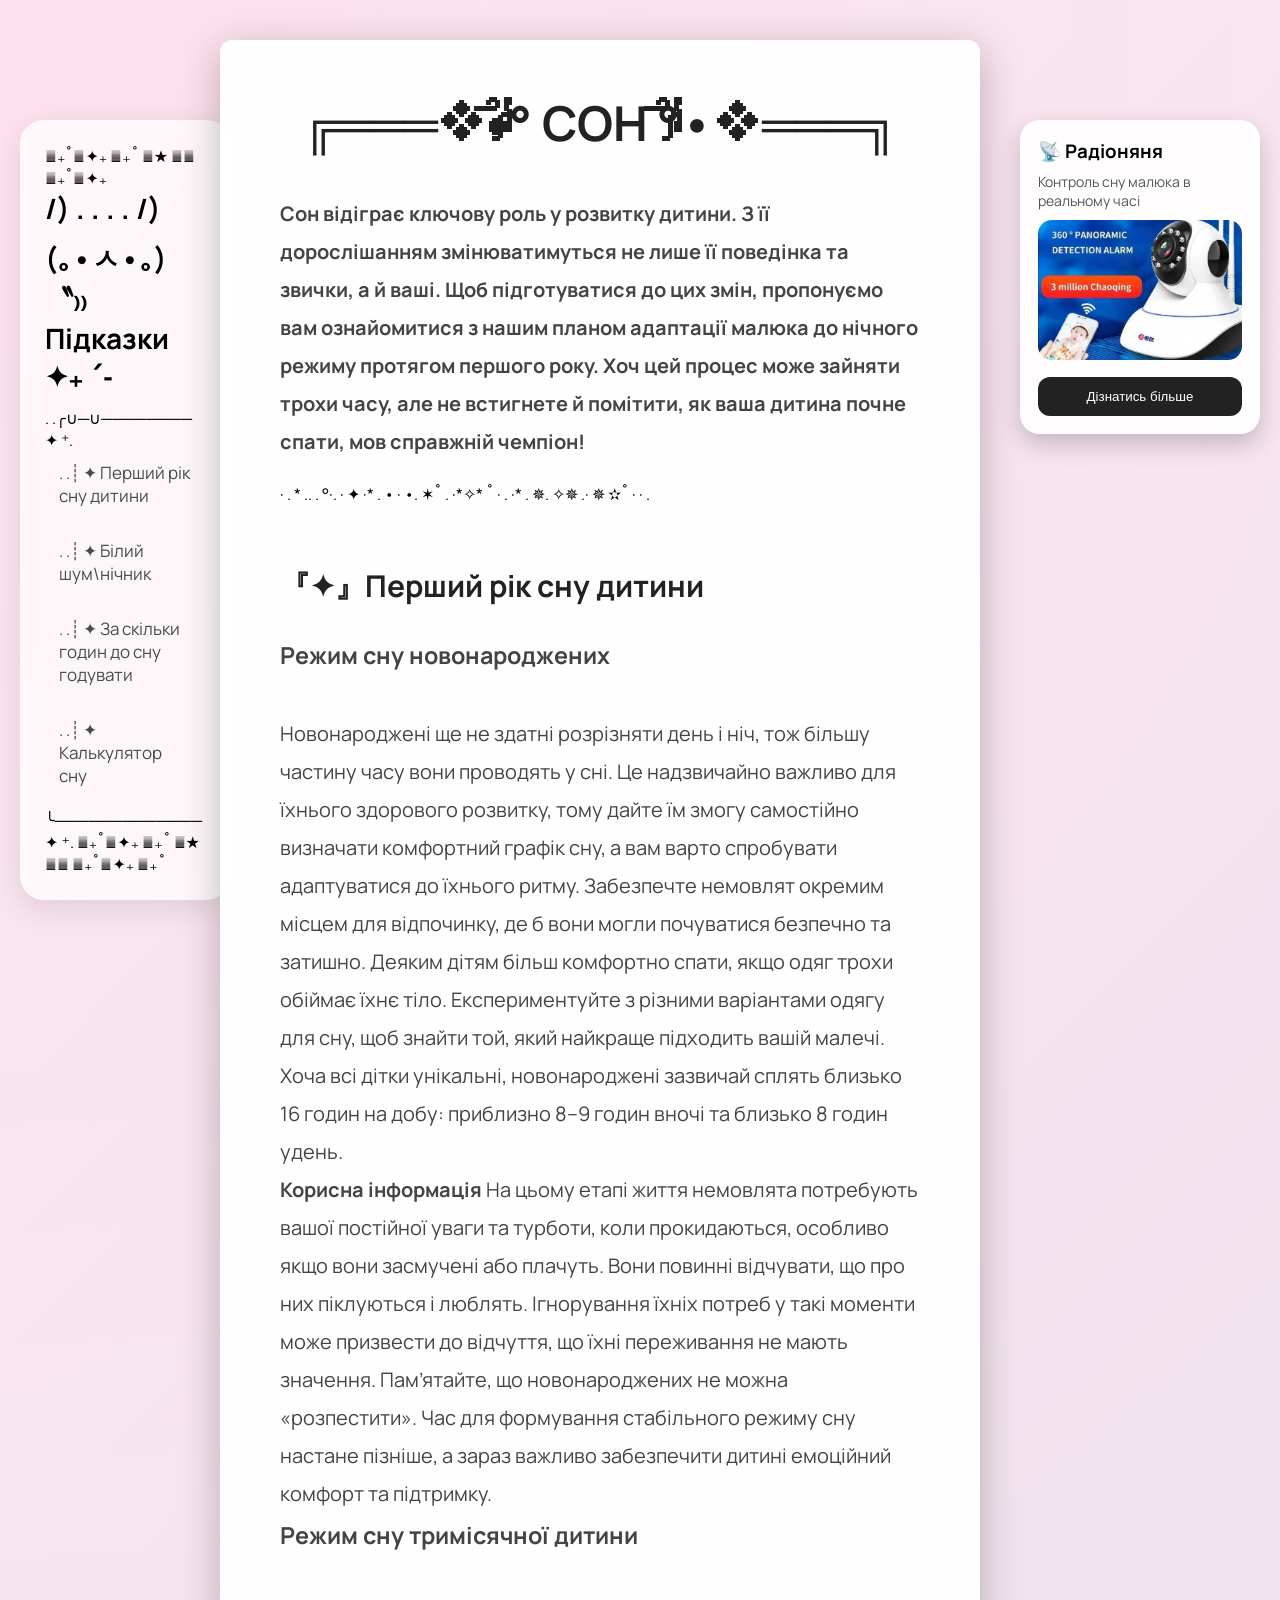
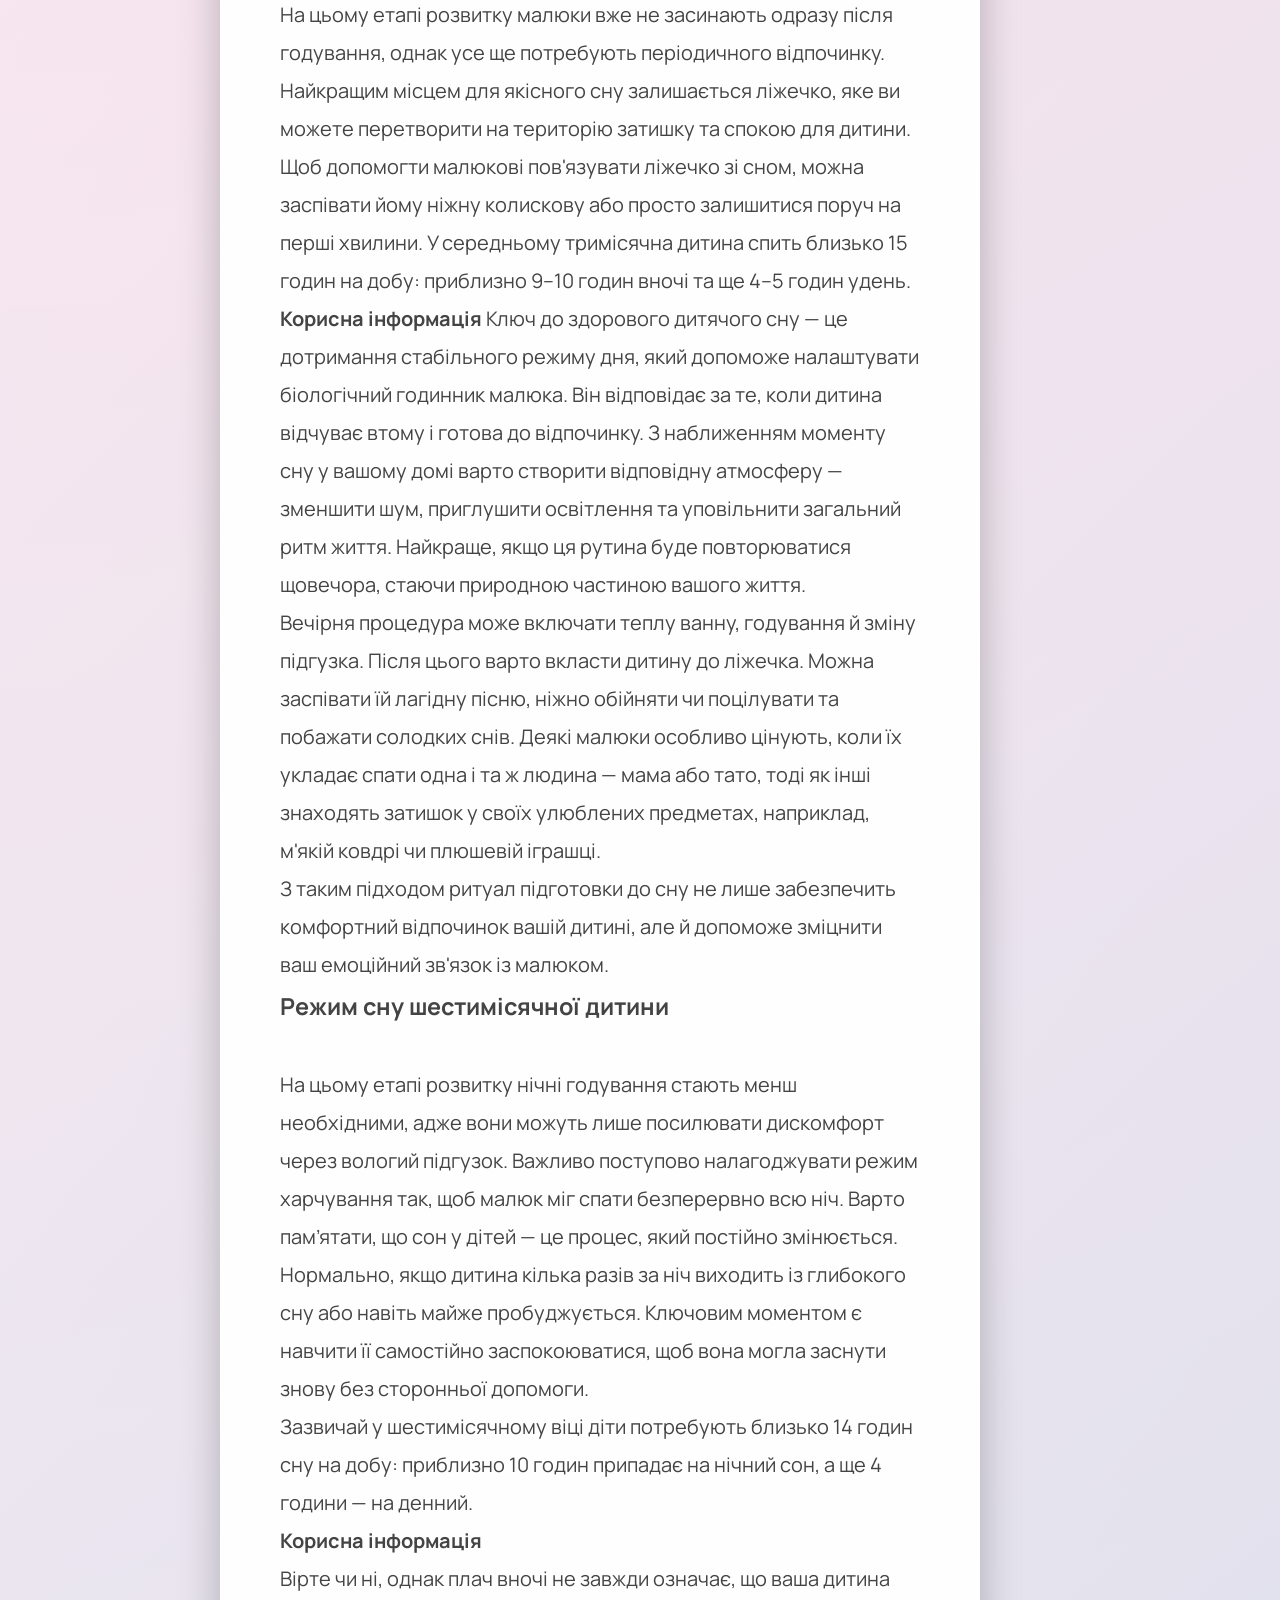
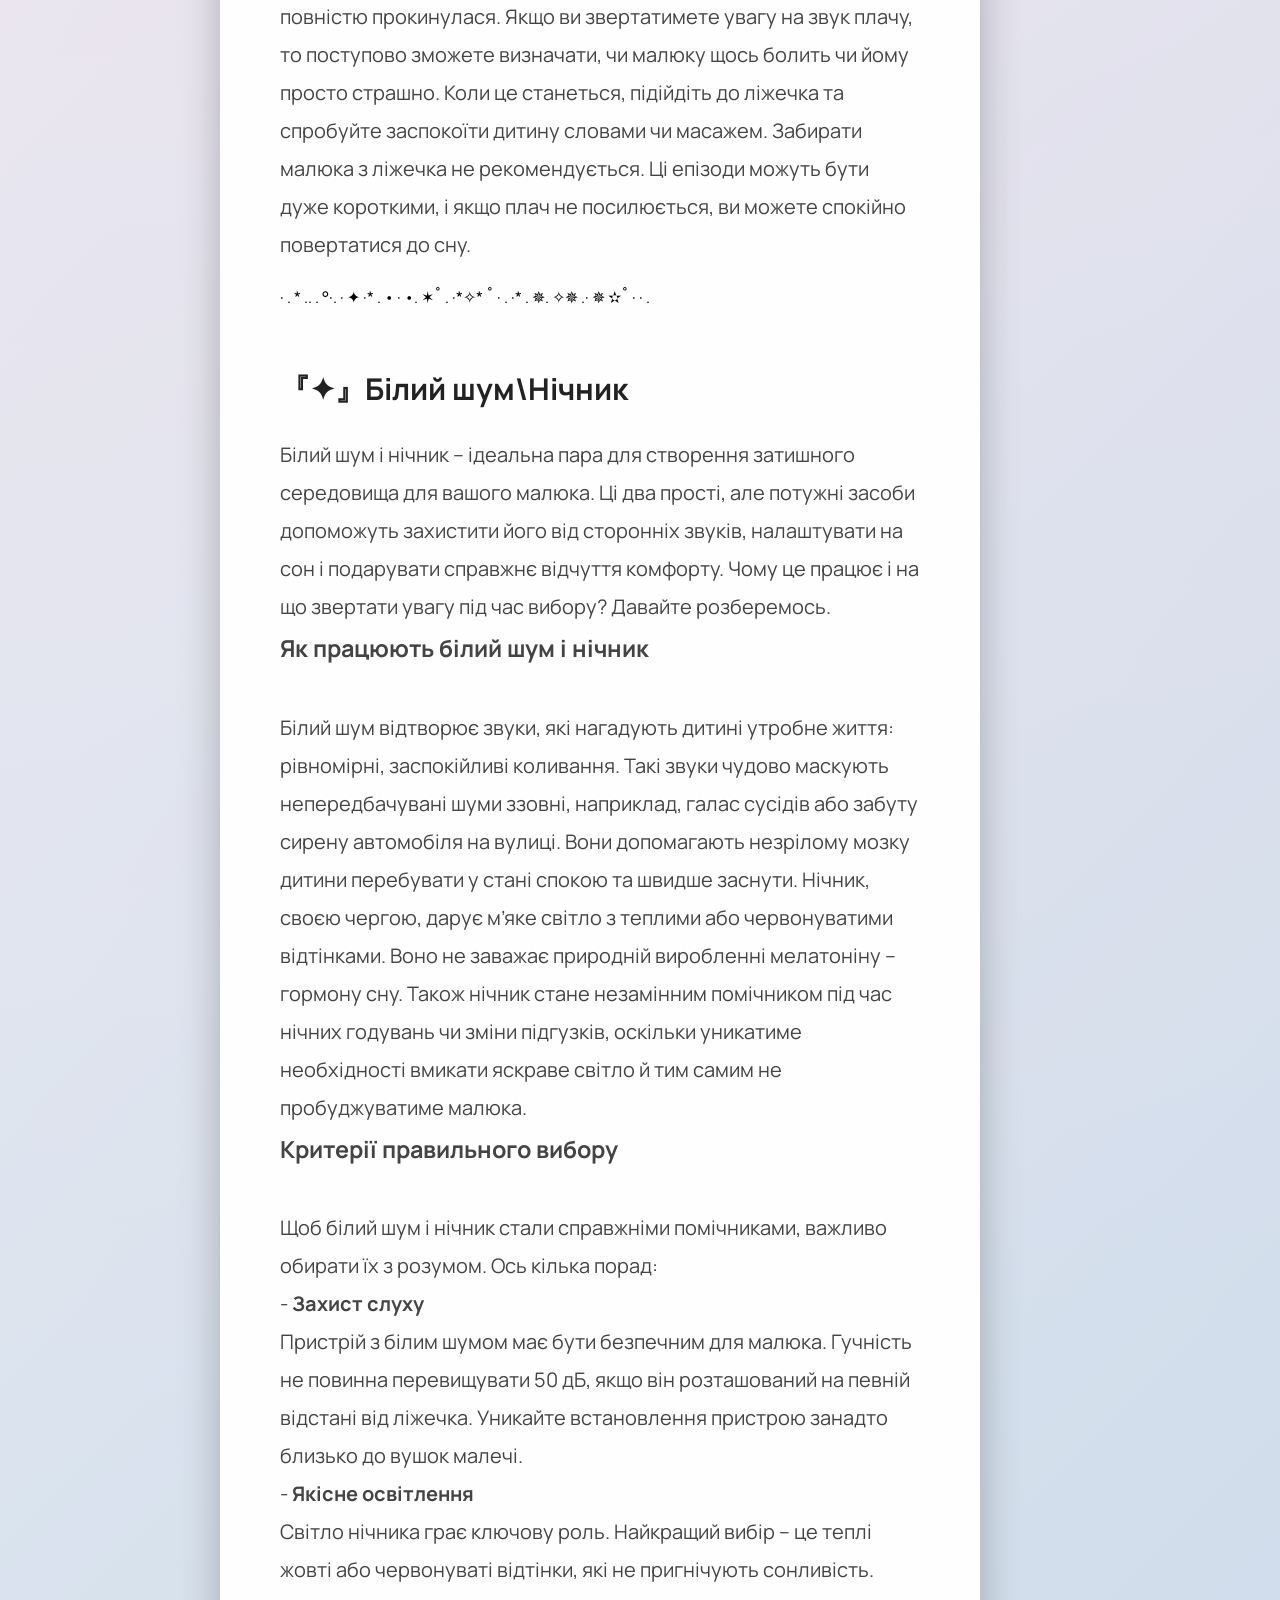
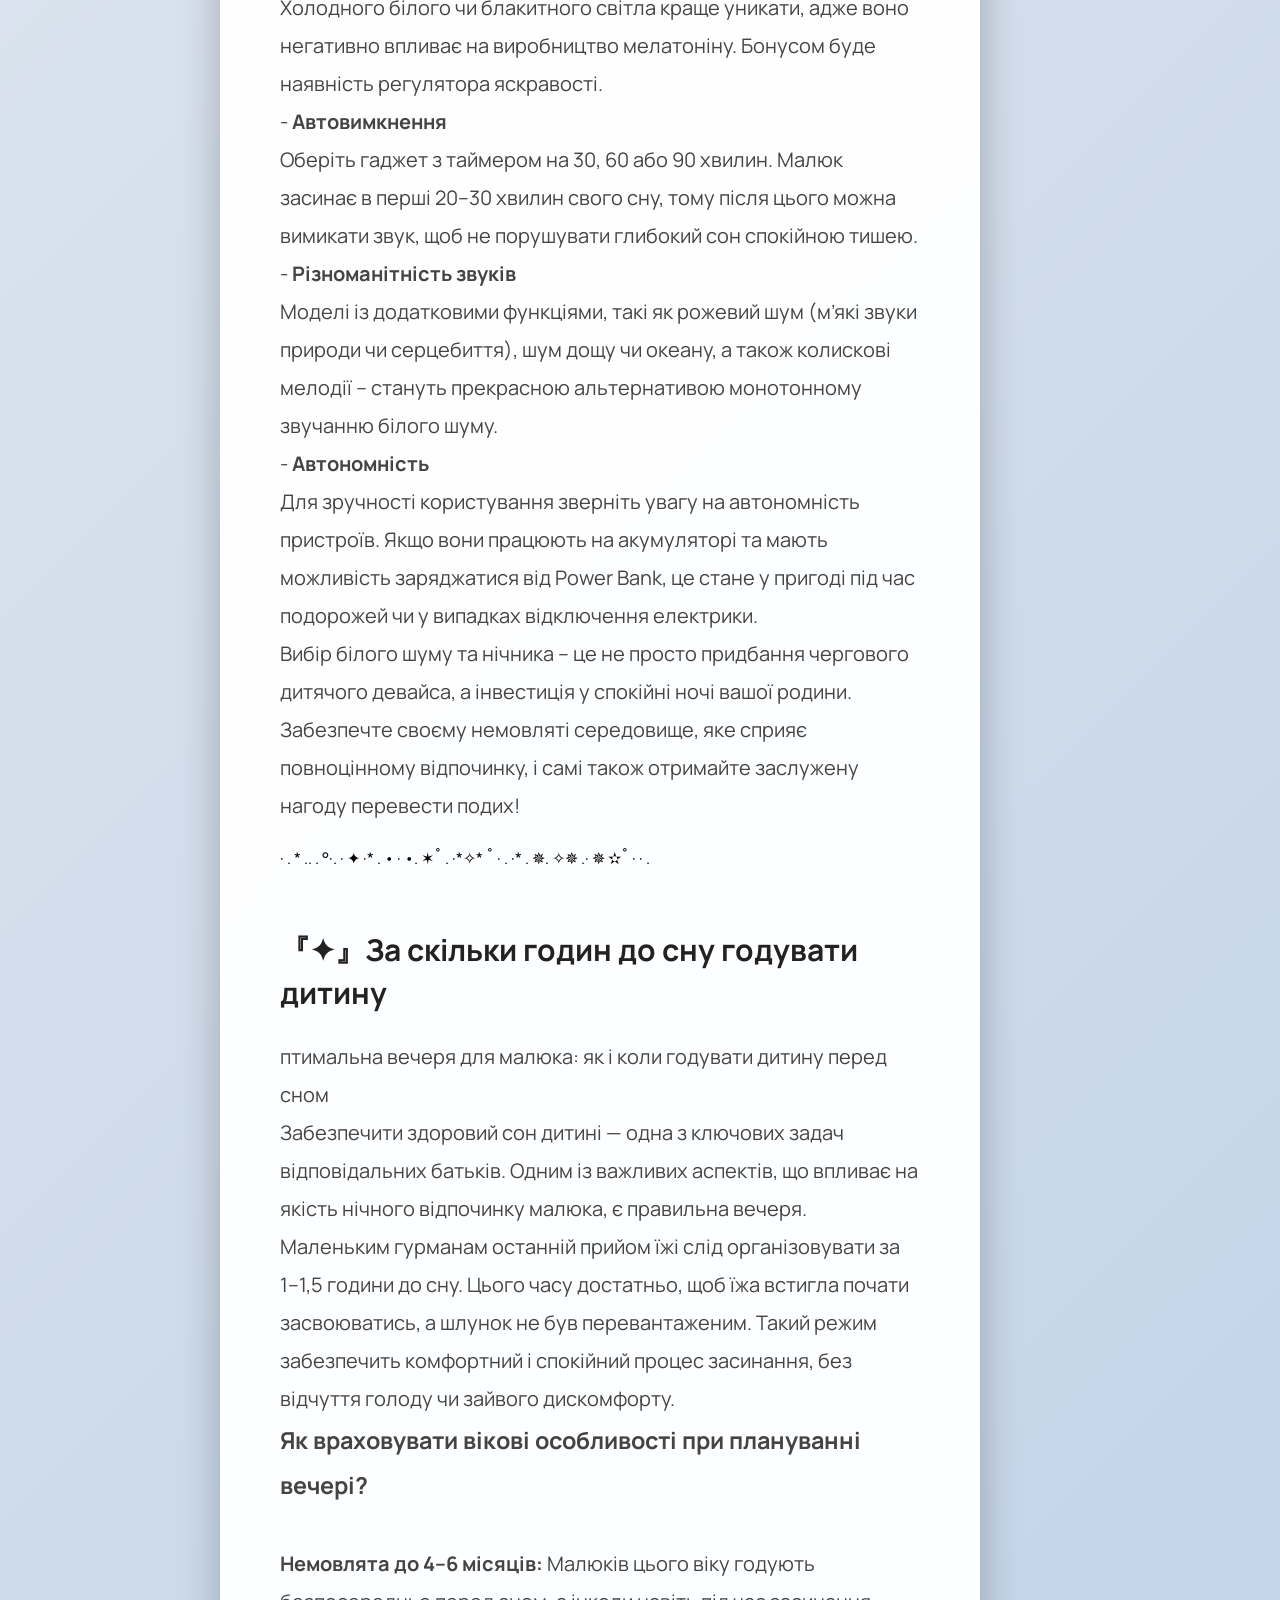
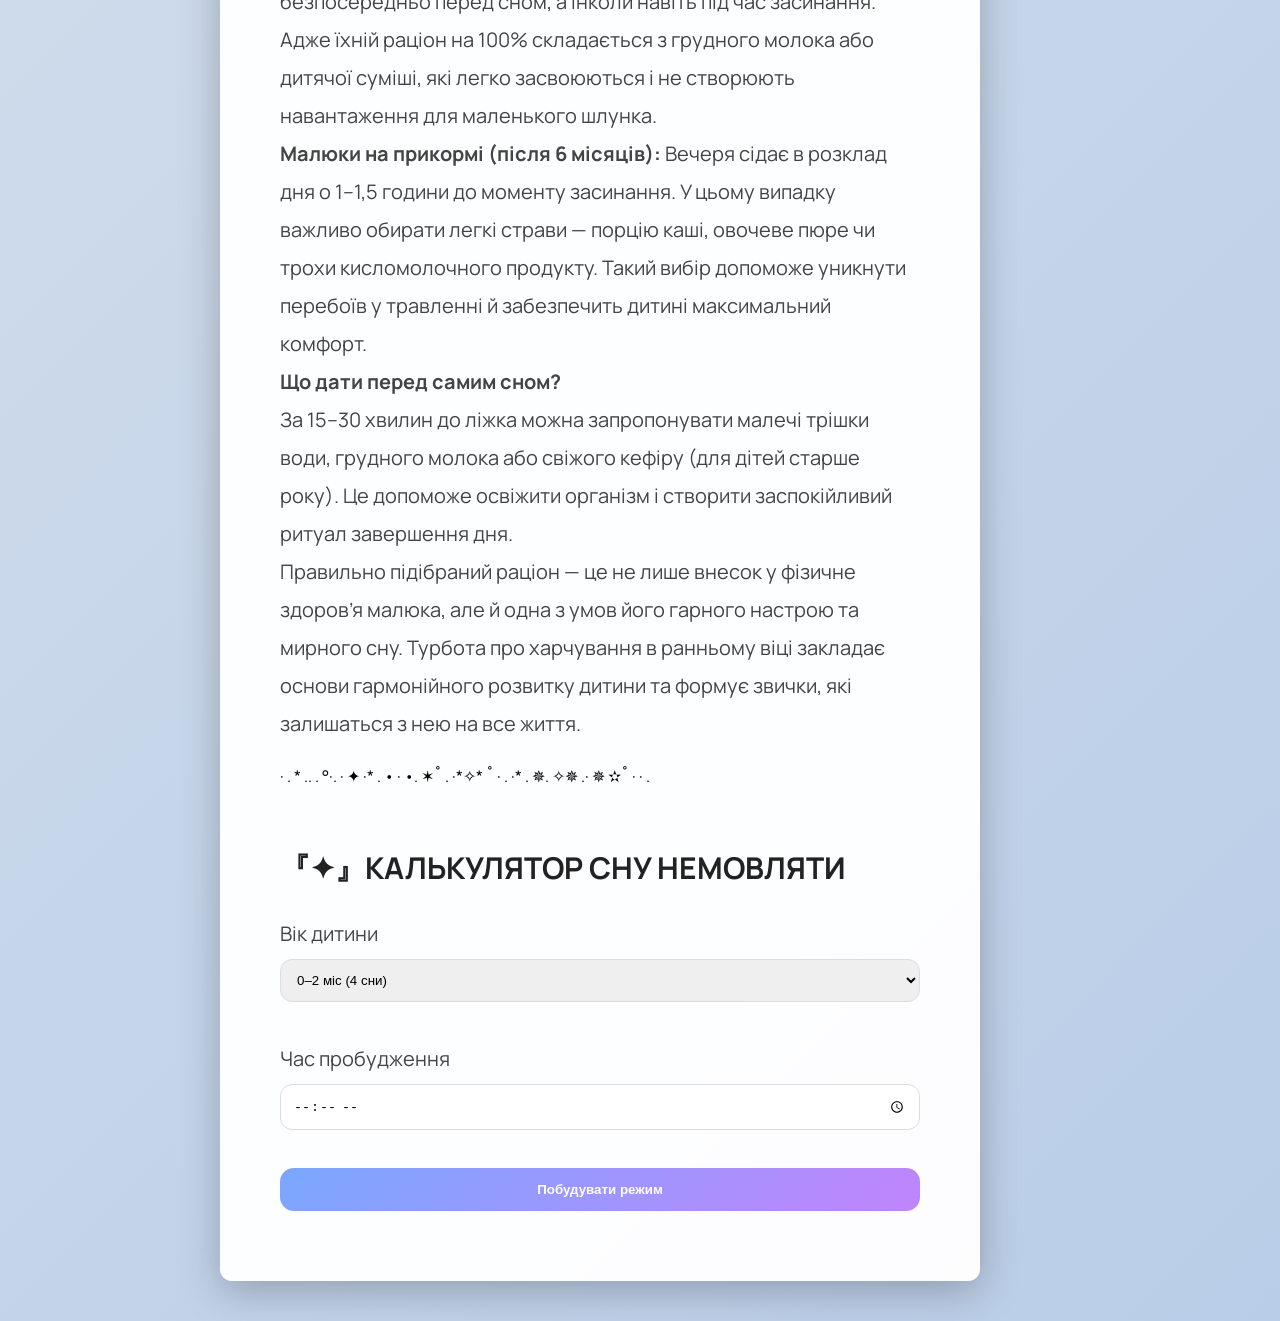
<file: moon.html>
<!DOCTYPE html>
<html lang="uk">
<head>
<meta charset="UTF-8">
<meta name="viewport" content="width=device-width, initial-scale=1.0">

<title>Сон</title>

<link href="https://fonts.googleapis.com/css2?family=Manrope:wght@400;600;700&display=swap" rel="stylesheet">

<style>

*{
    margin:0;
    padding:0;
    box-sizing:border-box;
}

body{
    font-family:'Manrope', sans-serif;
    min-height:100vh;

    background:
    radial-gradient(circle at top left, rgba(255,214,231,0.7), transparent 30%),
    radial-gradient(circle at bottom right, rgba(215,236,255,0.7), transparent 35%),
    linear-gradient(135deg,#fafafa,#d1ddeb,#a2bee5,#4d81ca);

    background-size:200% 200%;
    animation: gradientMove 12s ease infinite;

    display:flex;
    justify-content:center;
 padding:40px 300px 40px 220px;
}

/* фон анімація */
@keyframes gradientMove{
    0%{background-position:0% 50%;}
    50%{background-position:100% 50%;}
    100%{background-position:0% 50%;}
}
.main-box{

    width:100%;

    max-width:1100px;

    background:rgba(255,255,255,0.78);

    border-radius:12px;

    padding:50px 60px;

    box-shadow:0 10px 40px rgba(0,0,0,0.25);

    position:relative;

}

.main-title{
    text-align:center;
    font-size:48px;
    font-weight:700;
    margin-bottom:40px;
    color:#222;
}

.subtitle{
    font-size:30px;
    margin-top:60px;
    margin-bottom:25px;
    font-weight:700;
}

.content{
    font-size:20px;
    line-height:1.9;
    color:#444;
}

/* реклама радіо няні */
.radio-ad{
    position:fixed;
    right:20px;
    top:120px;
    width:240px;

    background:rgba(255,255,255,0.9);
    backdrop-filter:blur(15px);

    border-radius:20px;
    padding:18px;

    box-shadow:0 10px 25px rgba(0,0,0,0.2);
    z-index:999;
}

.radio-ad h3{
    margin-bottom:8px;
}

.radio-ad p{
    font-size:14px;
    color:#555;
    margin-bottom:10px;
}

.radio-ad img{
    width:100%;
    height:140px;
    object-fit:cover;
    border-radius:14px;
    margin-bottom:12px;
    cursor:pointer;
    transition:0.3s;
}

.radio-ad img:hover{
    transform:scale(1.03);
}

.radio-ad button{
    width:100%;
    padding:12px;
    border:none;
    border-radius:12px;
    background:#222;
    color:white;
    cursor:pointer;
}

/* калькулятор */
.sleep-app select,
.sleep-app input{
    width:100%;
    padding:12px;
    border-radius:12px;
    border:1px solid #ddd;
    margin-top:6px;
}

.sleep-app button{
    width:100%;
    padding:14px;
    border:none;
    border-radius:14px;
    background:linear-gradient(135deg,#7aa7ff,#c084fc);
    color:white;
    font-weight:600;
    cursor:pointer;
}

@media(max-width:1100px){
    .radio-ad{
        display:none;
    }

    body{
        padding:20px;
    }

}
@keyframes gradientMove{

    0%{
        background-position:0% 50%;
    }

    50%{
        background-position:100% 50%;
    }

    100%{
        background-position:0% 50%;
    }

}
    
.main-box{

    width:100%;

    max-width:1100px;

    background:rgba(255,255,255,0.96);

    border-radius:12px;

    padding:50px 60px;

    box-shadow:0 10px 40px rgba(0,0,0,0.25);

    position:relative;

}

.main-title{

    text-align:center;

    font-size:48px;

    font-weight:700;

    margin-bottom:40px;

    color:#222;

}

.subtitle{

    font-size:30px;

    color:#222;

    margin-top:60px;

    margin-bottom:25px;

    font-weight:700;

}

.content{

    font-size:20px;

    line-height:1.9;

    color:#444;

    text-align:left;

}

.tips{

    position:fixed;

    left:20px;

    top:120px;

    width:210px;

    background:rgba(255,255,255,0.72);

    backdrop-filter:blur(14px);

    -webkit-backdrop-filter:blur(14px);

    border:1px solid rgba(255,255,255,0.45);

    border-radius:24px;

    padding:24px;

    box-shadow:
    0 8px 30px rgba(0,0,0,0.10);

}

.tips h3{

    margin-bottom:12px;

    font-size:28px;
}

.tips p{

    line-height:1.8;

}

.side-button{

    position:fixed;

    right:20px;

    top:50%;

    transform:translateY(-50%);

    writing-mode:vertical-rl;

    text-orientation:mixed;

    background:white;

    padding:25px 18px;

    border-radius:12px;

    font-size:28px;

    font-weight:700;

    color:#222;

    box-shadow:0 10px 25px rgba(0,0,0,0.25);

    cursor:pointer;

    transition:0.3s;

}

.side-button:hover{

    transform:

    translateY(-50%)

    scale(1.05);

}

@media(max-width:1100px){

    .tips{

        display:none;

    }

    .side-button{

        display:none;

    }

    .main-box{

        width:100%;

        padding:30px;
    }

    .main-title{

        font-size:34px;
    }

    .subtitle{

        font-size:24px;
    }

    .content{

        font-size:18px;

    }

}

    html{

    scroll-behavior:smooth;

}

.tips a{

    display:block;

    text-decoration:none;

    color:#4b4b4b;

    margin-bottom:12px;

    transition:0.25s;

    font-size:17px;

    padding:10px 14px;

    border-radius:14px;

}

.tips a:hover{

    background:rgba(255,255,255,0.55);

    color:#ff7aa2;

    transform:translateX(4px);

}
    
.side-card{

    position:fixed;

    right:20px;

    top:120px;

    width:220px;

    background:rgba(255,255,255,0.82);

    backdrop-filter:blur(12px);

    -webkit-backdrop-filter:blur(12px);

    border-radius:20px;

    padding:18px;

    box-shadow:0 10px 20px rgba(0,0,0,0.15);

    text-align:center;

    z-index:100;

}

.side-card:hover{

    transform:

    translateY(-50%)

    scale(1.03);

    box-shadow:

    0 10px 30px rgba(0,0,0,0.25),

    0 0 25px rgba(255,122,162,0.7),

    0 0 50px rgba(255,182,193,0.55);

}

@keyframes floating {

    0%{

        transform: translateY(-50%) translateY(0px);

    }

    50%{

        transform: translateY(-50%) translateY(-10px);

    }

    100%{

        transform: translateY(-50%) translateY(0px);

    }

}

.app-image{

    width:100%;

    border-radius:15px;

    margin-bottom:15px;

}

.side-card h4{

    font-size:24px;

    margin-bottom:10px;

    color:#222;

}

.side-card p{

    font-size:16px;

    line-height:1.6;

    color:#555;

}

.sleep-app select,
.sleep-app input {
    width:100%;
    padding:12px;
    border-radius:12px;
    border:1px solid #ddd;
    margin-top:6px;
}

.sleep-app button {
    width:100%;
    padding:14px;
    border:none;
    border-radius:14px;
    background:linear-gradient(135deg,#7aa7ff,#c084fc);
    color:white;
    font-weight:600;
    cursor:pointer;
}
    
</style>
</head>

<body>
<div class="radio-ad">

    <h3>📡 Радіоняня</h3>

    <p>Контроль сну малюка в реальному часі</p>

    <a href="https://prom.ua/ua/m-7425106740504625395-besprovodnaya-wifi-kamera.html?p=1628003835" target="_blank">

        <img src="radio.png" alt="Радіоняня">

    </a>

    <a href="https://prom.ua/ua/m-7425106740504625395-besprovodnaya-wifi-kamera.html?p=1628003835" target="_blank">

        <button>Дізнатись більше</button>

    </a>

</div>

<div class="tips">
⧣₊˚﹒✦₊  ⧣₊˚  𓂃★   ⸝⸝ ⧣₊˚﹒✦₊
           <h3>  /) . . . . /)</h3>
    <h3>    (｡•ㅅ•｡)〝₎₎ Підказки ✦₊ ˊ˗</h3>
. .╭∪─∪──────── ✦ ⁺.
    <a href="#1">. .┊ ✦ Перший рік сну дитини</a>
    <a href="#ShuNi">. .┊ ✦ Білий шум\нічник</a>
     <a href="#Zaza">. .┊ ✦ За скільки годин до сну годувати</a>
     <a href="#calculator">. .┊ ✦ Калькулятор сну</a>
   ╰─────────────  ✦ ⁺.
⧣₊˚﹒✦₊  ⧣₊˚  𓂃★    ⸝⸝ ⧣₊˚﹒✦₊  ⧣₊˚
</div>



<div class="main-box">

    <div class="main-title">
        ╔═══❖•ೋ° СОН °ೋ•❖═══╗
    </div>

    <div class="content">

        <b> Сон відіграє ключову роль у розвитку дитини. З її дорослішанням змінюватимуться не лише її поведінка та звички, а й ваші. Щоб підготуватися до цих змін, пропонуємо вам ознайомитися з нашим планом адаптації малюка до нічного режиму протягом першого року. Хоч цей процес може зайняти трохи часу, але не встигнете й помітити, як ваша дитина почне спати, мов справжній чемпіон! 
        </b>
    </div><br>
·   . *              ..       .  °·.     ·  ✦       ·* .  •     ·  •.   ✶˚  .   ·*✧* ˚     · . ·* .       ✵.          ✧✵ .·      ✵  ✫˚            · · .     <br> 
<div class="subtitle" id="1"> 『✦』Перший рік сну дитини
    </div>

    <div class="content">

<h3><b>Режим сну новонароджених  </b></h3><br>
Новонароджені ще не здатні розрізняти день і ніч, тож більшу частину часу вони проводять у сні. Це надзвичайно важливо для їхнього здорового розвитку, тому дайте їм змогу самостійно визначати комфортний графік сну, а вам варто спробувати адаптуватися до їхнього ритму. Забезпечте немовлят окремим місцем для відпочинку, де б вони могли почуватися безпечно та затишно. Деяким дітям більш комфортно спати, якщо одяг трохи обіймає їхнє тіло. Експериментуйте з різними варіантами одягу для сну, щоб знайти той, який найкраще підходить вашій малечі. Хоча всі дітки унікальні, новонароджені зазвичай сплять близько 16 годин на добу: приблизно 8–9 годин вночі та близько 8 годин удень.  
<br>
<b>Корисна інформація </b> 
На цьому етапі життя немовлята потребують вашої постійної уваги та турботи, коли прокидаються, особливо якщо вони засмучені або плачуть. Вони повинні відчувати, що про них піклуються і люблять. Ігнорування їхніх потреб у такі моменти може призвести до відчуття, що їхні переживання не мають значення. Пам’ятайте, що новонароджених не можна «розпестити». Час для формування стабільного режиму сну настане пізніше, а зараз важливо забезпечити дитині емоційний комфорт та підтримку.  
<br>



<h3><b>Режим сну тримісячної дитини</b></h3><br>
На цьому етапі розвитку малюки вже не засинають одразу після годування, однак усе ще потребують періодичного відпочинку. Найкращим місцем для якісного сну залишається ліжечко, яке ви можете перетворити на територію затишку та спокою для дитини. Щоб допомогти малюкові пов'язувати ліжечко зі сном, можна заспівати йому ніжну колискову або просто залишитися поруч на перші хвилини. У середньому тримісячна дитина спить близько 15 годин на добу: приблизно 9–10 годин вночі та ще 4–5 годин удень.
<br>

<b>Корисна інформація</b>
Ключ до здорового дитячого сну — це дотримання стабільного режиму дня, який допоможе налаштувати біологічний годинник малюка. Він відповідає за те, коли дитина відчуває втому і готова до відпочинку. З наближенням моменту сну у вашому домі варто створити відповідну атмосферу — зменшити шум, приглушити освітлення та уповільнити загальний ритм життя. Найкраще, якщо ця рутина буде повторюватися щовечора, стаючи природною частиною вашого життя.
<br>
Вечірня процедура може включати теплу ванну, годування й зміну підгузка. Після цього варто вкласти дитину до ліжечка. Можна заспівати їй лагідну пісню, ніжно обійняти чи поцілувати та побажати солодких снів. Деякі малюки особливо цінують, коли їх укладає спати одна і та ж людина — мама або тато, тоді як інші знаходять затишок у своїх улюблених предметах, наприклад, м'якій ковдрі чи плюшевій іграшці.
<br>
З таким підходом ритуал підготовки до сну не лише забезпечить комфортний відпочинок вашій дитині, але й допоможе зміцнити ваш емоційний зв'язок із малюком.
<br>
<h3><b>Режим сну шестимісячної дитини</b></h3><br>
На цьому етапі розвитку нічні годування стають менш необхідними, адже вони можуть лише посилювати дискомфорт через вологий підгузок. Важливо поступово налагоджувати режим харчування так, щоб малюк міг спати безперервно всю ніч. Варто пам’ятати, що сон у дітей — це процес, який постійно змінюється. Нормально, якщо дитина кілька разів за ніч виходить із глибокого сну або навіть майже пробуджується. Ключовим моментом є навчити її самостійно заспокоюватися, щоб вона могла заснути знову без сторонньої допомоги.
<br>
Зазвичай у шестимісячному віці діти потребують близько 14 годин сну на добу: приблизно 10 годин припадає на нічний сон, а ще 4 години — на денний.
<br>

<b>Корисна інформація</b><br>
Вірте чи ні, однак плач вночі не завжди означає, що ваша дитина повністю прокинулася. Якщо ви звертатимете увагу на звук плачу, то поступово зможете визначати, чи малюку щось болить чи йому просто страшно. Коли це станеться, підійдіть до ліжечка та спробуйте заспокоїти дитину словами чи масажем. Забирати малюка з ліжечка не рекомендується. Ці епізоди можуть бути дуже короткими, і якщо плач не посилюється, ви можете спокійно повертатися до сну.
<br>

 </div>
      <br>
·   . *              ..       .  °·.     ·  ✦       ·* .  •     ·  •.   ✶˚  .   ·*✧* ˚     · . ·* .       ✵.          ✧✵ .·      ✵  ✫˚            · · .     <br> 
<div class="subtitle" id="ShuNi"> 『✦』Білий шум\Нічник
    </div>

    <div class="content">
Білий шум і нічник – ідеальна пара для створення затишного середовища для вашого малюка. Ці два прості, але потужні засоби допоможуть захистити його від сторонніх звуків, налаштувати на сон і подарувати справжнє відчуття комфорту. Чому це працює і на що звертати увагу під час вибору? Давайте розберемось.
<br>
<h3><b>Як працюють білий шум і нічник  </b></h3><br>

Білий шум відтворює звуки, які нагадують дитині утробне життя: рівномірні, заспокійливі коливання. Такі звуки чудово маскують непередбачувані шуми ззовні, наприклад, галас сусідів або забуту сирену автомобіля на вулиці. Вони допомагають незрілому мозку дитини перебувати у стані спокою та швидше заснути.  

Нічник, своєю чергою, дарує м’яке світло з теплими або червонуватими відтінками. Воно не заважає природній виробленні мелатоніну – гормону сну. Також нічник стане незамінним помічником під час нічних годувань чи зміни підгузків, оскільки уникатиме необхідності вмикати яскраве світло й тим самим не пробуджуватиме малюка.
<br>

 <h3><b>Критерії правильного вибору  </b></h3><br>

Щоб білий шум і нічник стали справжніми помічниками, важливо обирати їх з розумом. Ось кілька порад:  
<br>
- <b>Захист слуху</b>  <br>
  Пристрій з білим шумом має бути безпечним для малюка. Гучність не повинна перевищувати 50 дБ, якщо він розташований на певній відстані від ліжечка. Уникайте встановлення пристрою занадто близько до вушок малечі.  
<br>
- <b>Якісне освітлення</b> <br> 
  Світло нічника грає ключову роль. Найкращий вибір – це теплі жовті або червонуваті відтінки, які не пригнічують сонливість. Холодного білого чи блакитного світла краще уникати, адже воно негативно впливає на виробництво мелатоніну. Бонусом буде наявність регулятора яскравості.  
<br>
- <b>Автовимкнення</b>  <br>
  Оберіть гаджет з таймером на 30, 60 або 90 хвилин. Малюк засинає в перші 20–30 хвилин свого сну, тому після цього можна вимикати звук, щоб не порушувати глибокий сон спокійною тишею.
<br>
- <b>Різноманітність звуків</b>  <br>
  Моделі із додатковими функціями, такі як рожевий шум (м’які звуки природи чи серцебиття), шум дощу чи океану, а також колискові мелодії – стануть прекрасною альтернативою монотонному звучанню білого шуму.  
<br>
- <b>Автономність</b> <br>
  Для зручності користування зверніть увагу на автономність пристроїв. Якщо вони працюють на акумуляторі та мають можливість заряджатися від Power Bank, це стане у пригоді під час подорожей чи у випадках відключення електрики.  
<br>


Вибір білого шуму та нічника – це не просто придбання чергового дитячого девайса, а інвестиція у спокійні ночі вашої родини. Забезпечте своєму немовляті середовище, яке сприяє повноцінному відпочинку, і самі також отримайте заслужену нагоду перевести подих!
<br>


      
 </div>
      <br>
·   . *              ..       .  °·.     ·  ✦       ·* .  •     ·  •.   ✶˚  .   ·*✧* ˚     · . ·* .       ✵.          ✧✵ .·      ✵  ✫˚            · · .     <br> 
<div class="subtitle" id="Zaza"> 『✦』За скільки годин до сну годувати дитину
    </div>

    <div class="content">
птимальна вечеря для малюка: як і коли годувати дитину перед сном
<br>
Забезпечити здоровий сон дитині — одна з ключових задач відповідальних батьків. Одним із важливих аспектів, що впливає на якість нічного відпочинку малюка, є правильна вечеря. Маленьким гурманам останній прийом їжі слід організовувати за 1–1,5 години до сну. Цього часу достатньо, щоб їжа встигла почати засвоюватись, а шлунок не був перевантаженим. Такий режим забезпечить комфортний і спокійний процес засинання, без відчуття голоду чи зайвого дискомфорту.
<br>
<h3><b>Як враховувати вікові особливості при плануванні вечері?</b></h3><br>

<b>Немовлята до 4–6 місяців:</b>
Малюків цього віку годують безпосередньо перед сном, а інколи навіть під час засинання. Адже їхній раціон на 100% складається з грудного молока або дитячої суміші, які легко засвоюються і не створюють навантаження для маленького шлунка.
<br>
<b>Малюки на прикормі (після 6 місяців):</b>
Вечеря сідає в розклад дня о 1–1,5 години до моменту засинання. У цьому випадку важливо обирати легкі страви — порцію каші, овочеве пюре чи трохи кисломолочного продукту. Такий вибір допоможе уникнути перебоїв у травленні й забезпечить дитині максимальний комфорт.
<br>
<b>Що дати перед самим сном?</b><br>
За 15–30 хвилин до ліжка можна запропонувати малечі трішки води, грудного молока або свіжого кефіру (для дітей старше року). Це допоможе освіжити організм і створити заспокійливий ритуал завершення дня.
<br>
Правильно підібраний раціон — це не лише внесок у фізичне здоров’я малюка, але й одна з умов його гарного настрою та мирного сну. Турбота про харчування в ранньому віці закладає основи гармонійного розвитку дитини та формує звички, які залишаться з нею на все життя.
<br>

 </div>
      <br>
·   . *              ..       .  °·.     ·  ✦       ·* .  •     ·  •.   ✶˚  .   ·*✧* ˚     · . ·* .       ✵.          ✧✵ .·      ✵  ✫˚            · · .     <br> 
<div class="subtitle" id="calculator"> 『✦』КАЛЬКУЛЯТОР СНУ НЕМОВЛЯТИ
    </div>

    <div class="content">

<div class="sleep-app">

<label>Вік дитини</label>
<select id="age">
    <option value="60|4">0–2 міс (4 сни)</option>
    <option value="90|4">3–4 міс (4 сни)</option>
    <option value="150|3">5–6 міс (3 сни)</option>
    <option value="180|2">7–9 міс (2 сни)</option>
    <option value="240|2">10–12 міс (2 сни)</option>
</select>

<br><br>

<label>Час пробудження</label>
<input type="time" id="wakeTime">

<br><br>

<button onclick="calcSleep()">Побудувати режим</button>

<div id="result" style="margin-top:20px;"></div>

</div>
      
</div>
  
</div>
<script>
function addTime(start, minutes) {
    let total = start + minutes;
    let h = Math.floor(total / 60) % 24;
    let m = total % 60;
    return `${String(h).padStart(2,"0")}:${String(m).padStart(2,"0")}`;
}

function calcSleep() {

    let wake = document.getElementById("wakeTime").value;
    let [window, naps] = document.getElementById("age").value.split("|").map(Number);

    if (!wake) return;

    let [h, m] = wake.split(":").map(Number);
    let current = h * 60 + m;

    let html = `<b>🌅 Пробудження:</b> ${addTime(current,0)}<br><br>`;

    for (let i = 1; i <= naps; i++) {
        current += window;

        html += `<b>💤 Сон ${i}:</b> ${addTime(current,0)}<br>`;

        current += 40;
    }

    current += window;

    html += `<br><b>🌙 Нічний сон:</b> ${addTime(current,0)}`;

    document.getElementById("result").innerHTML = html;
}
</script>

</body>
</html>
</file>
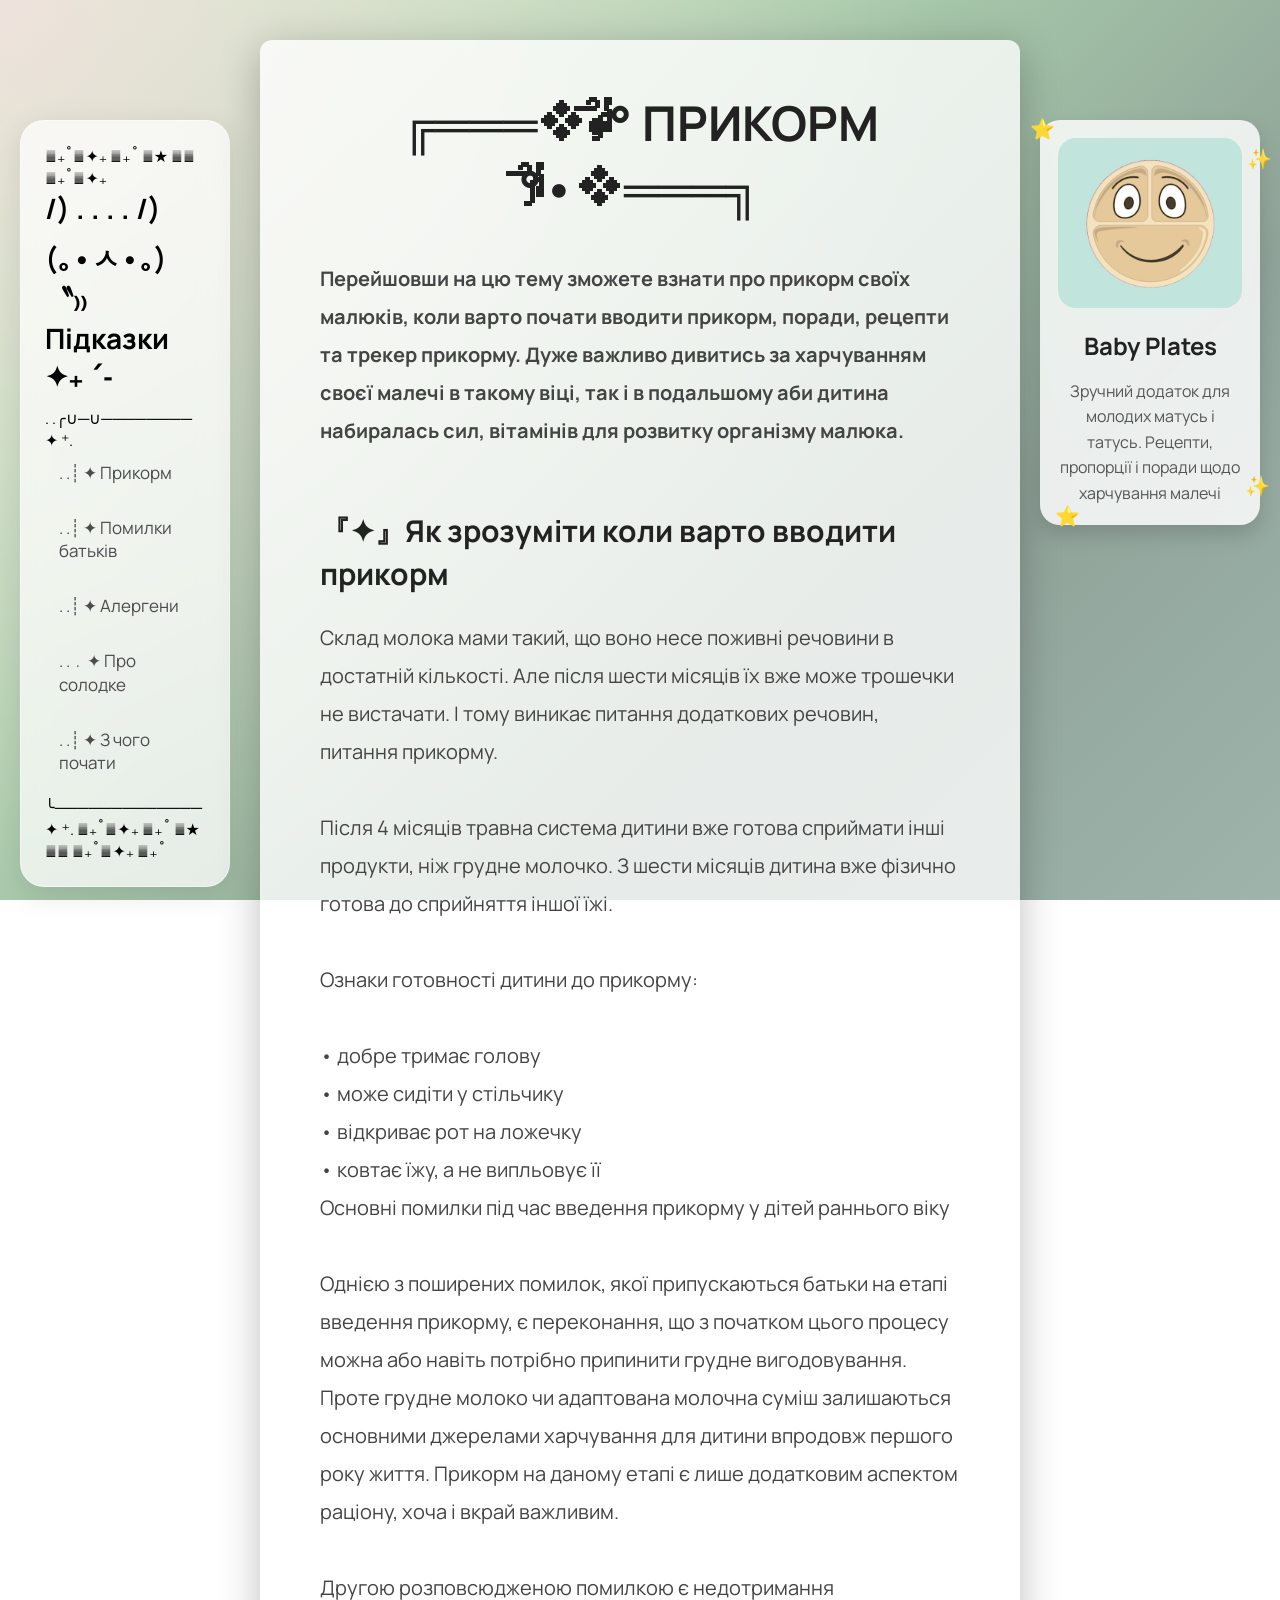
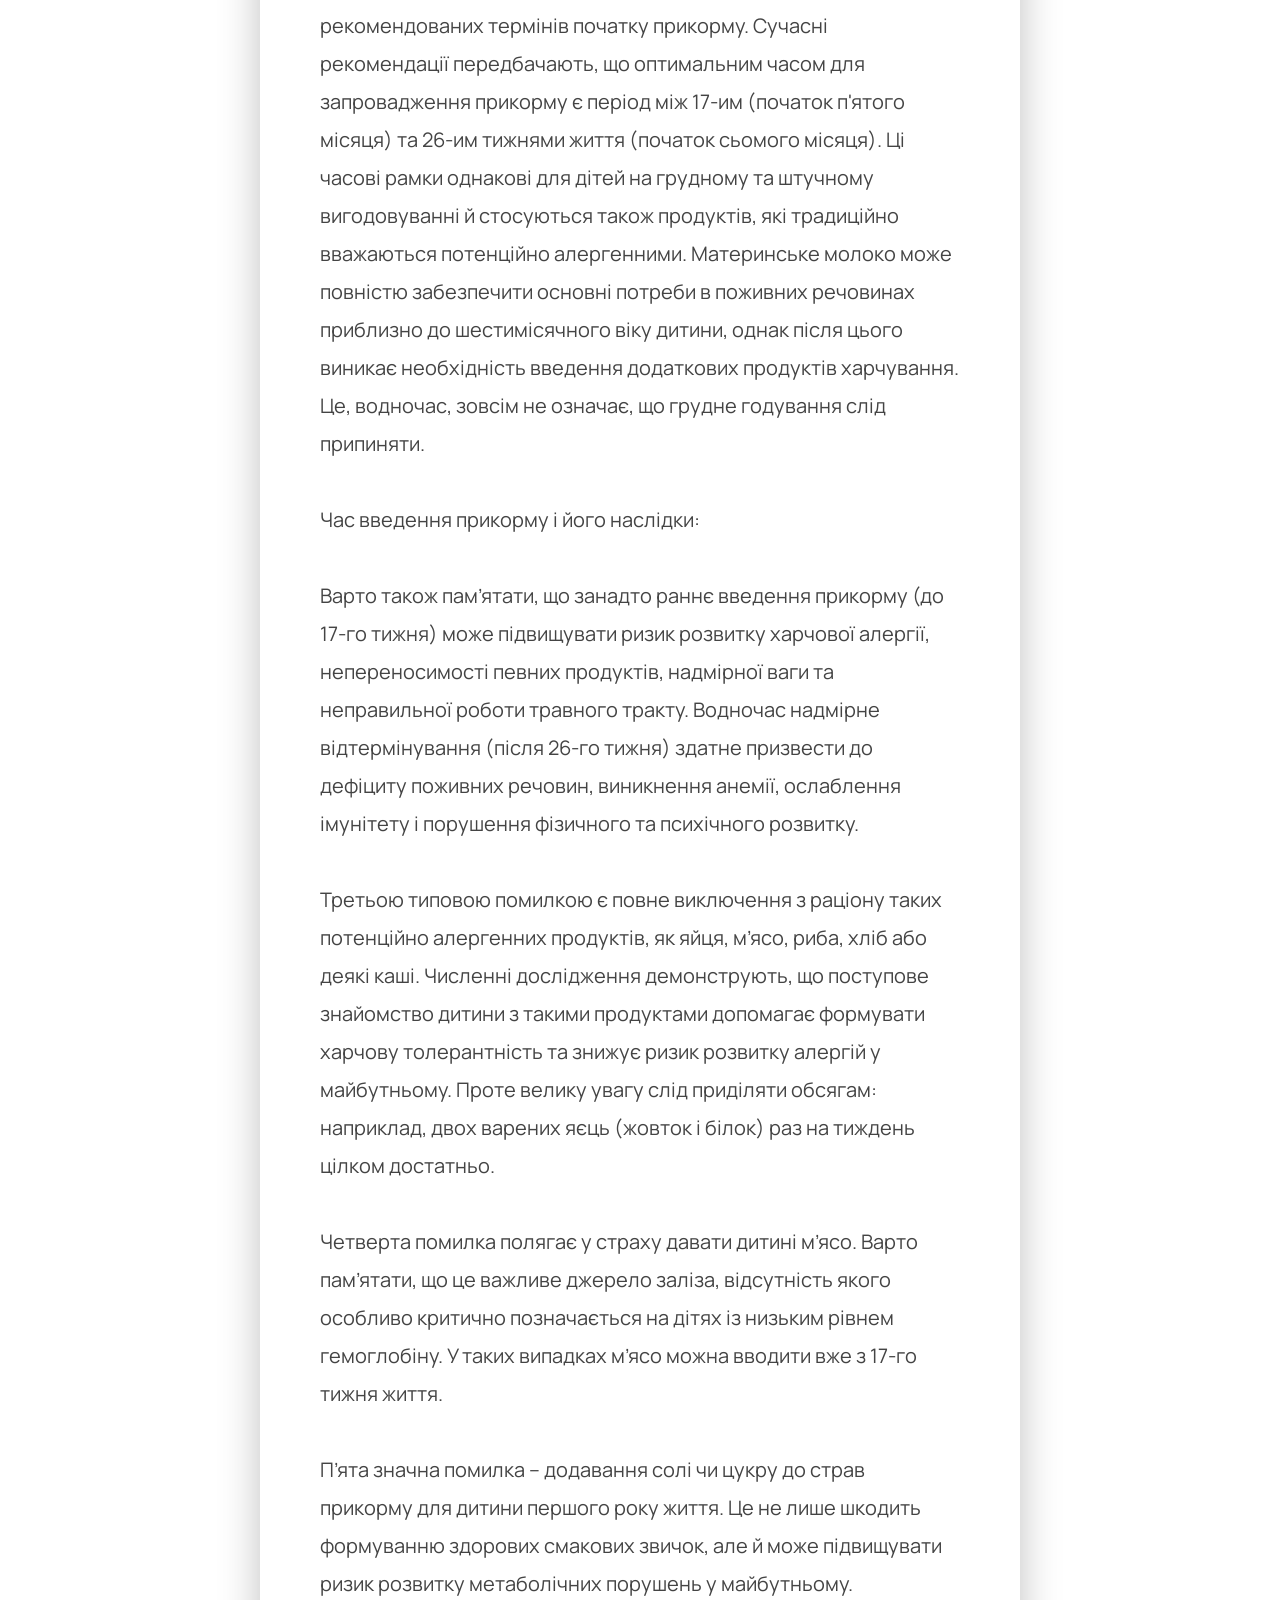
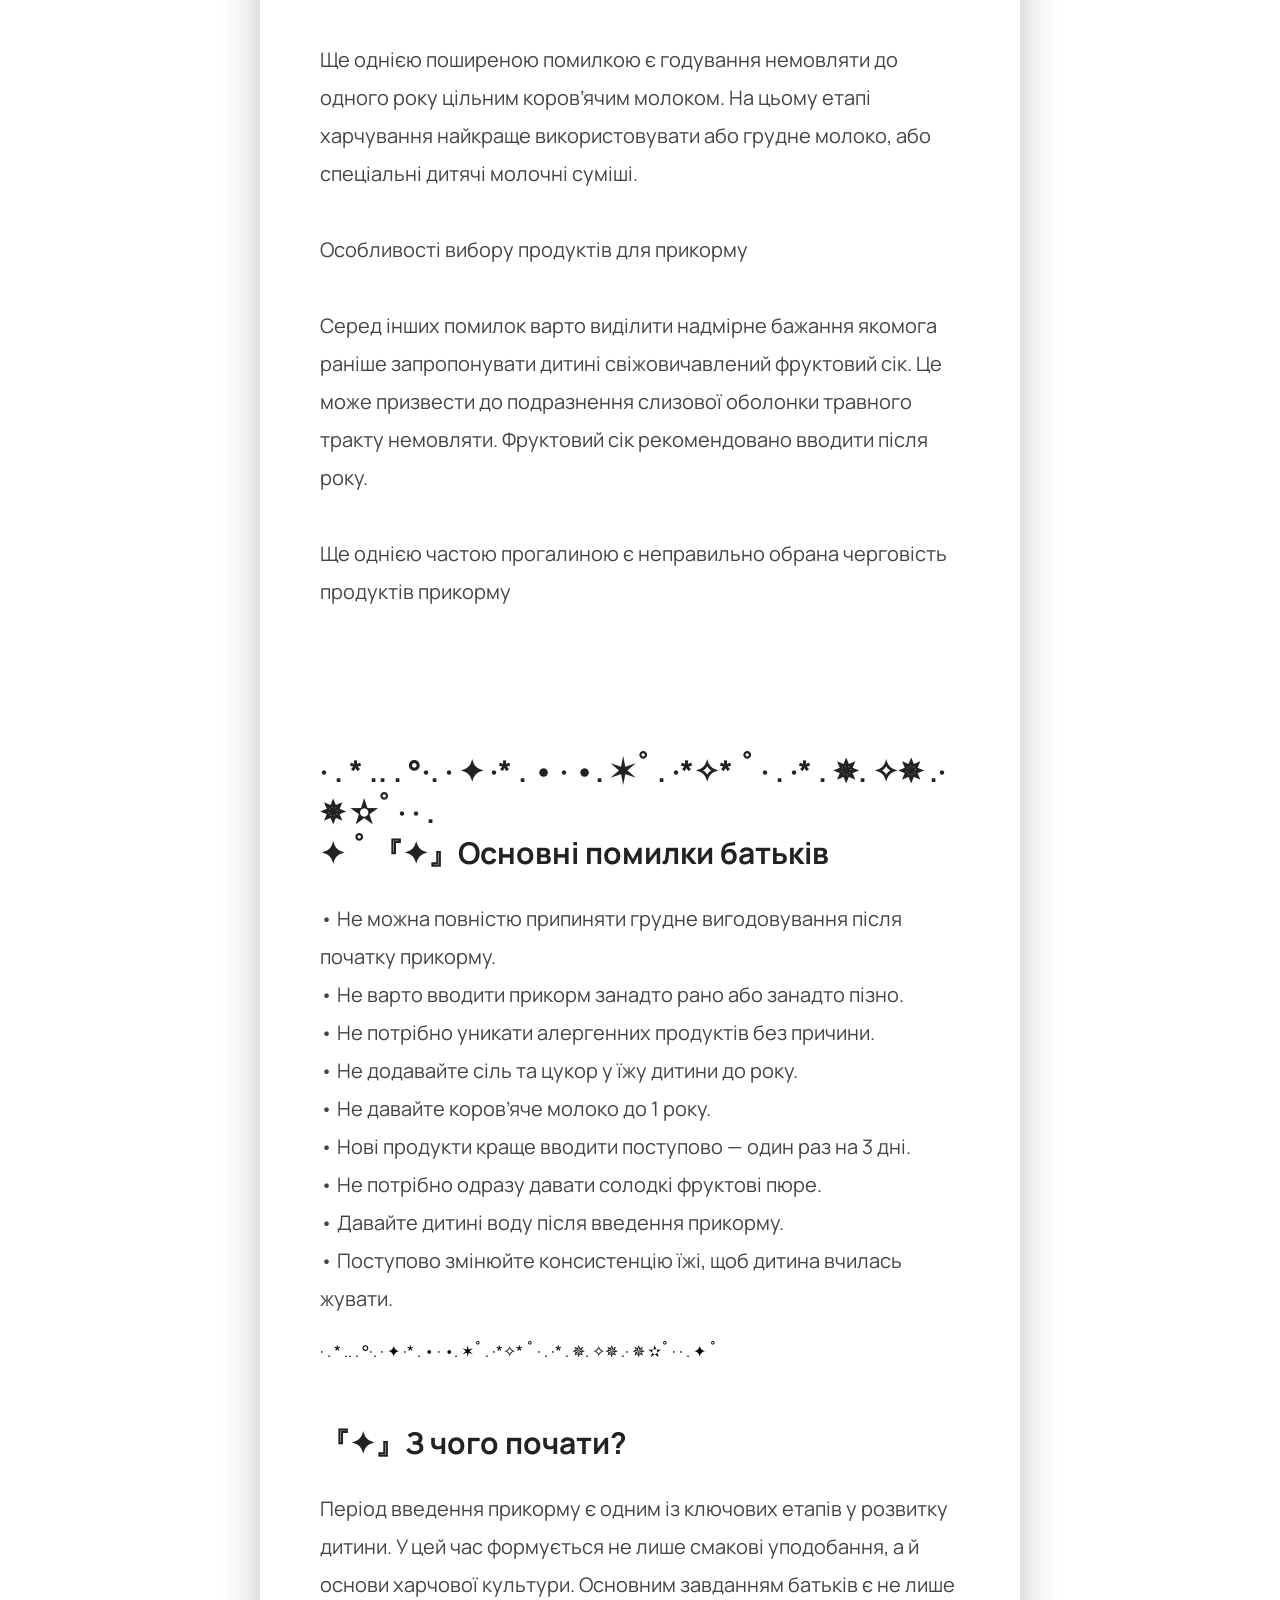
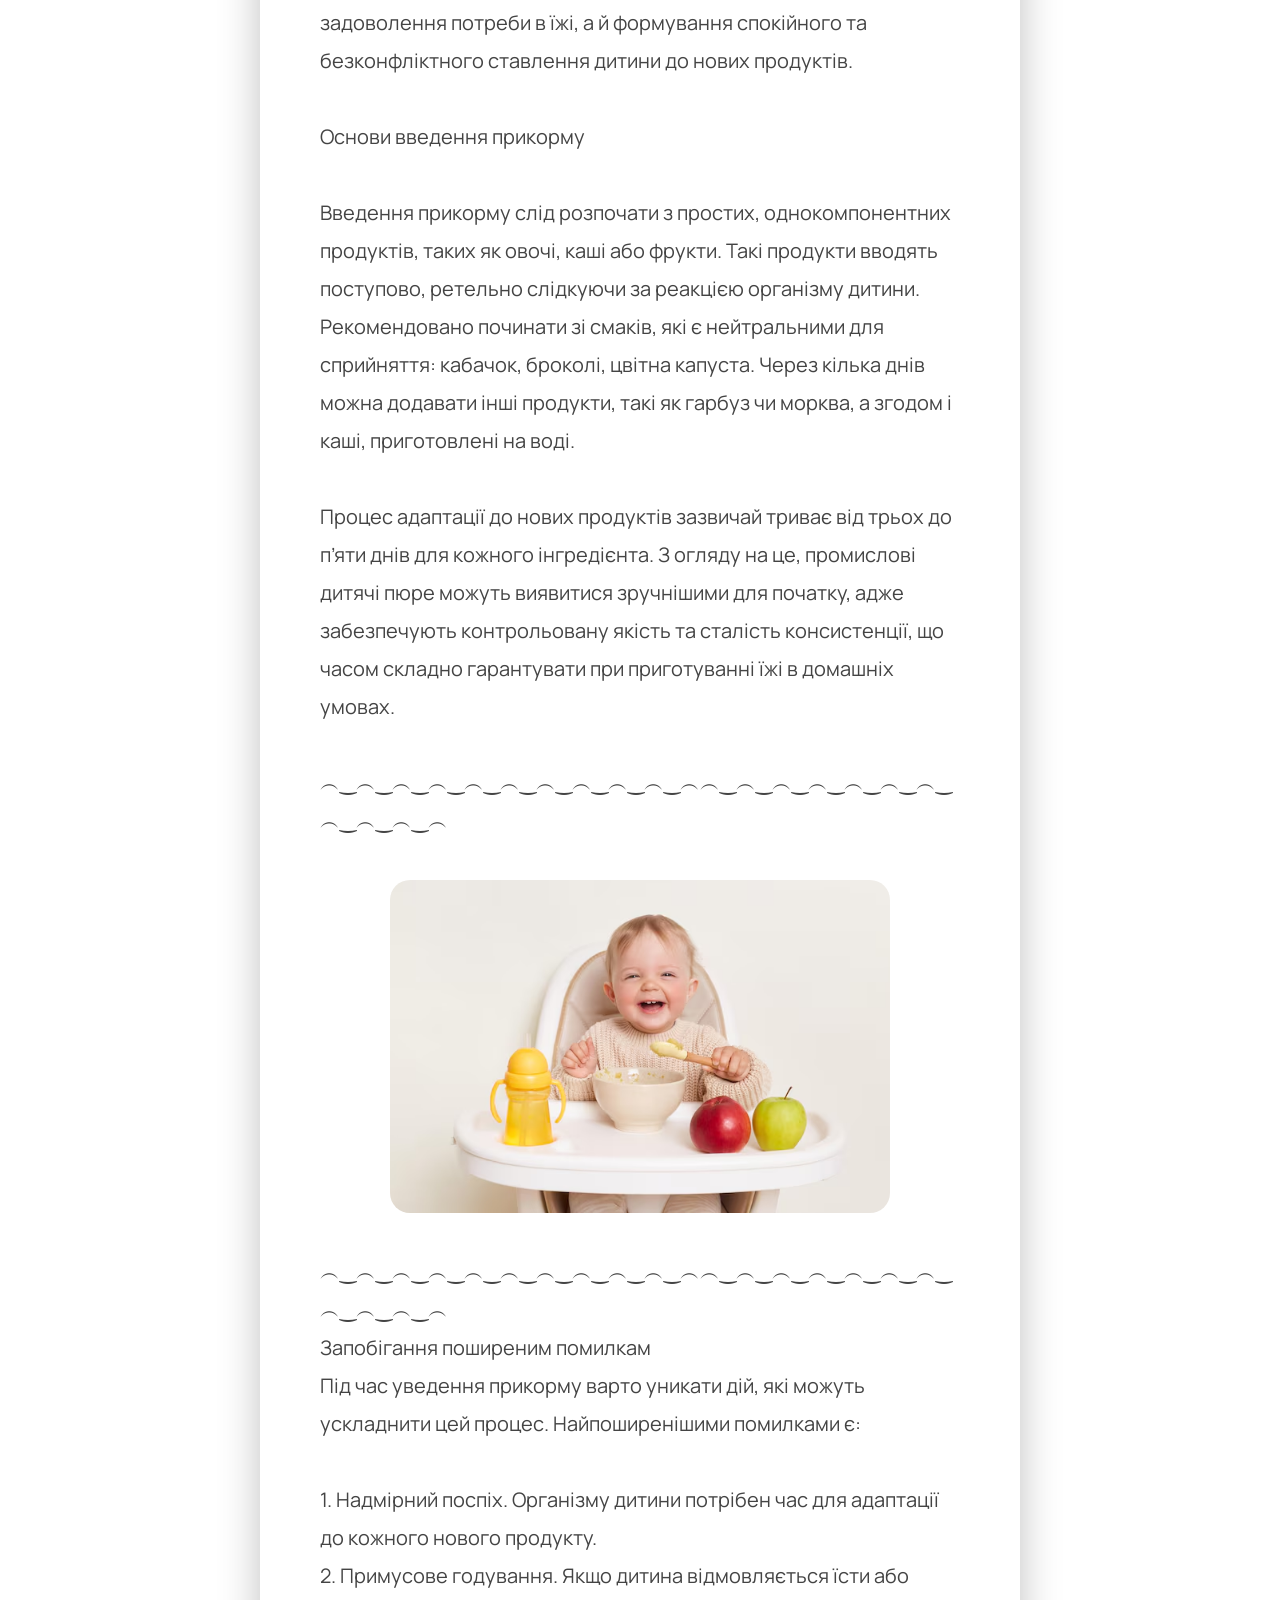
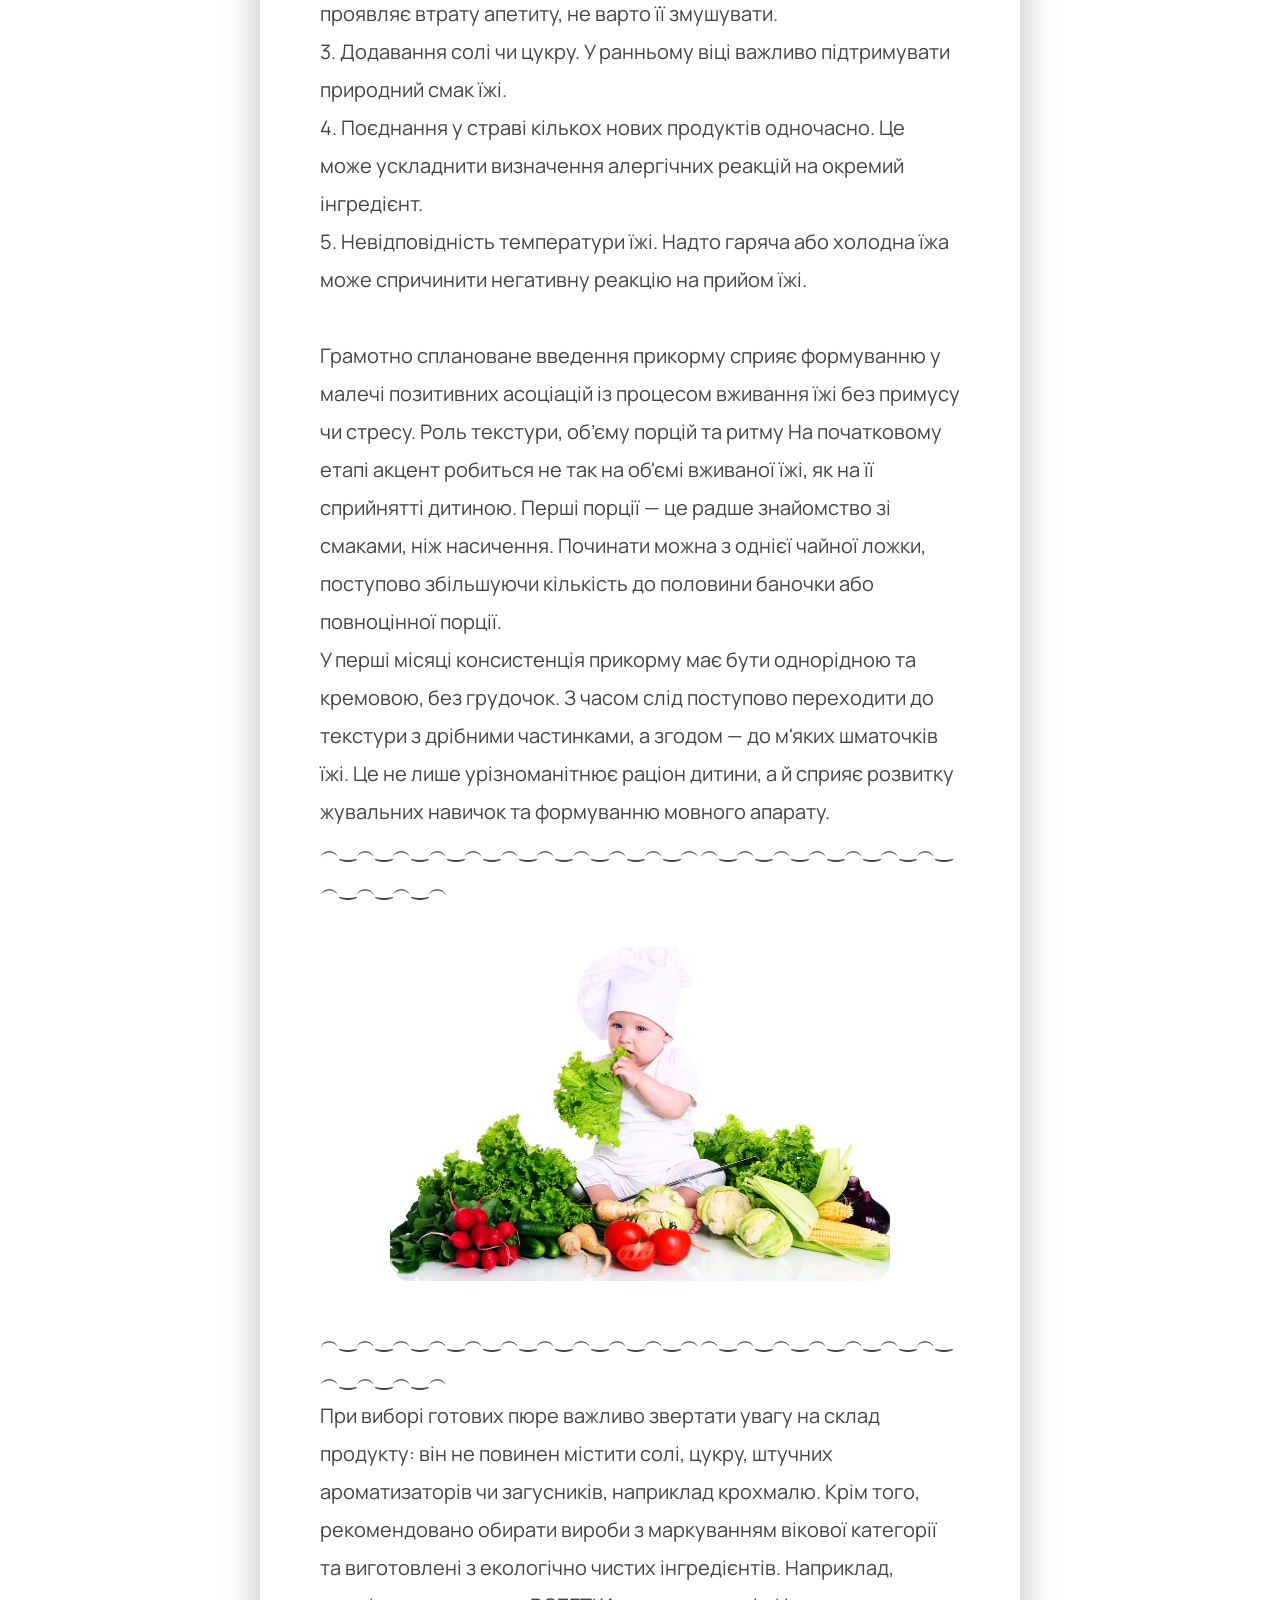
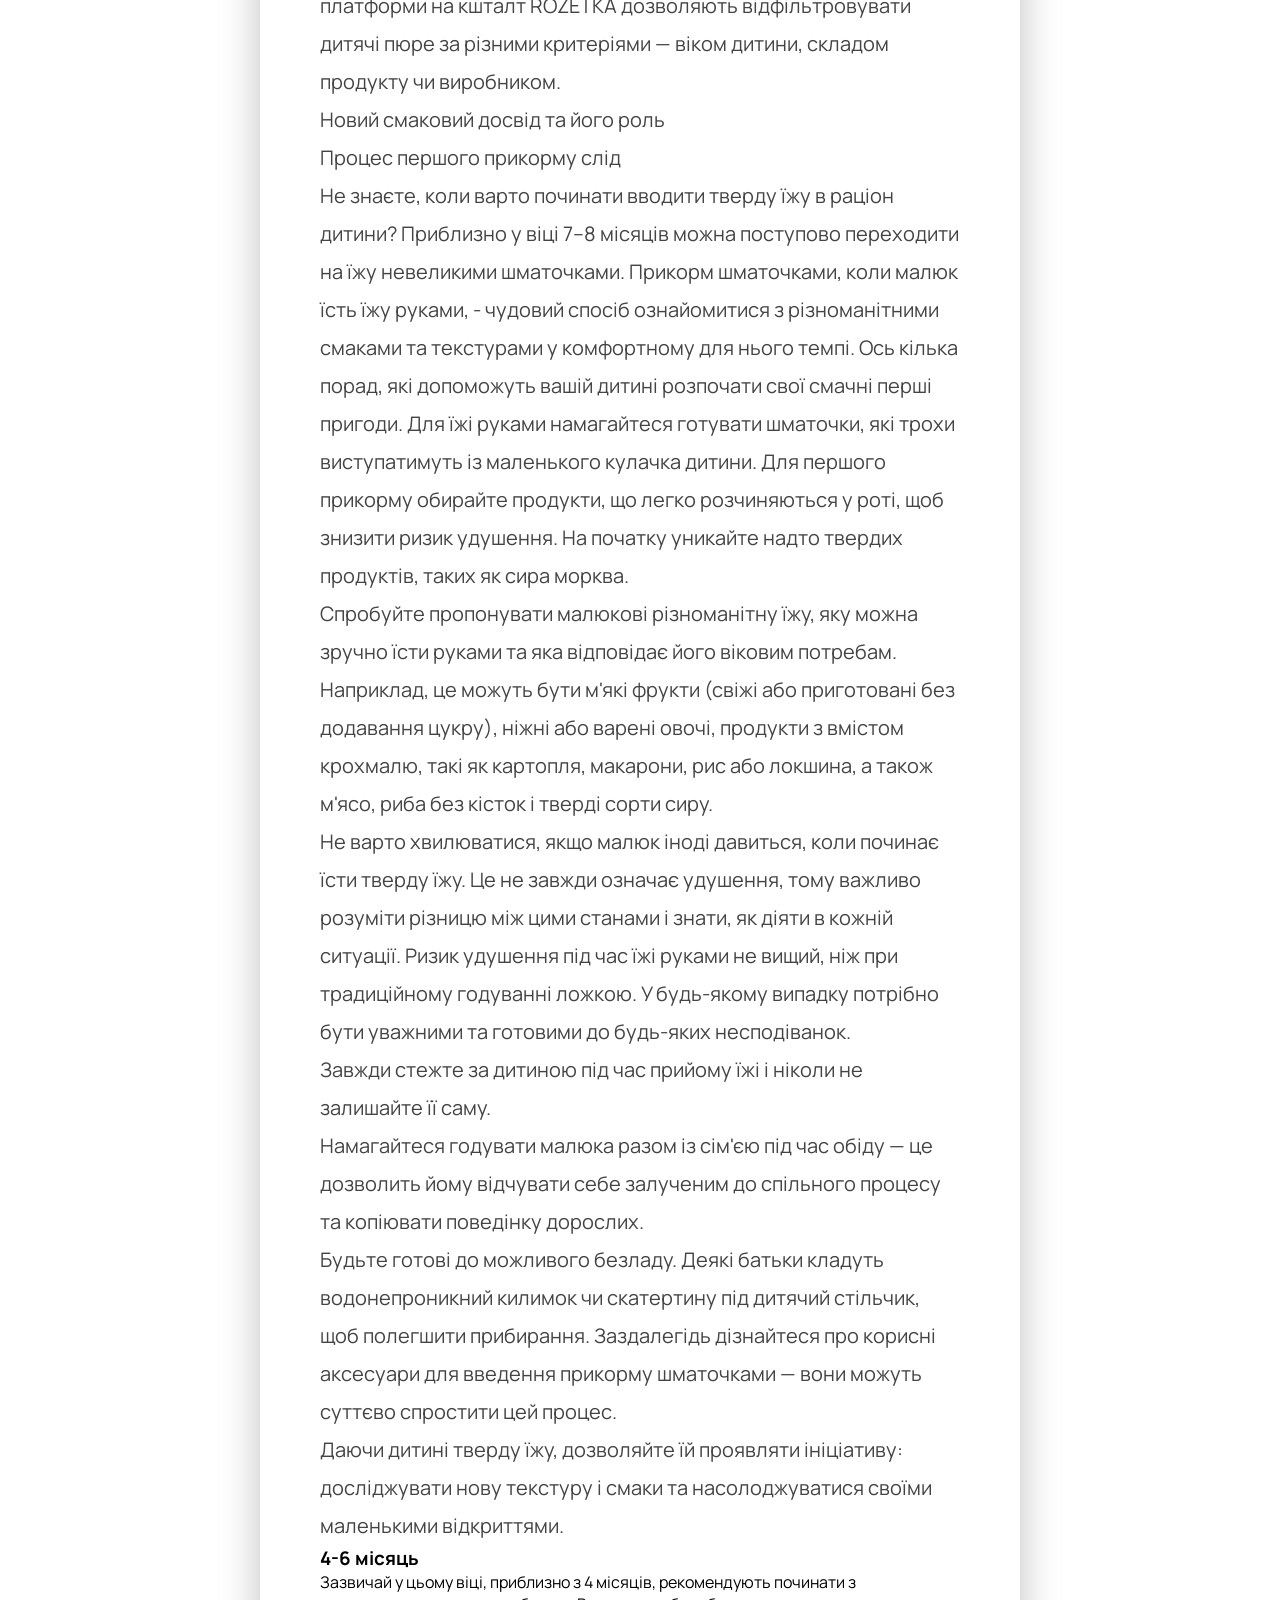
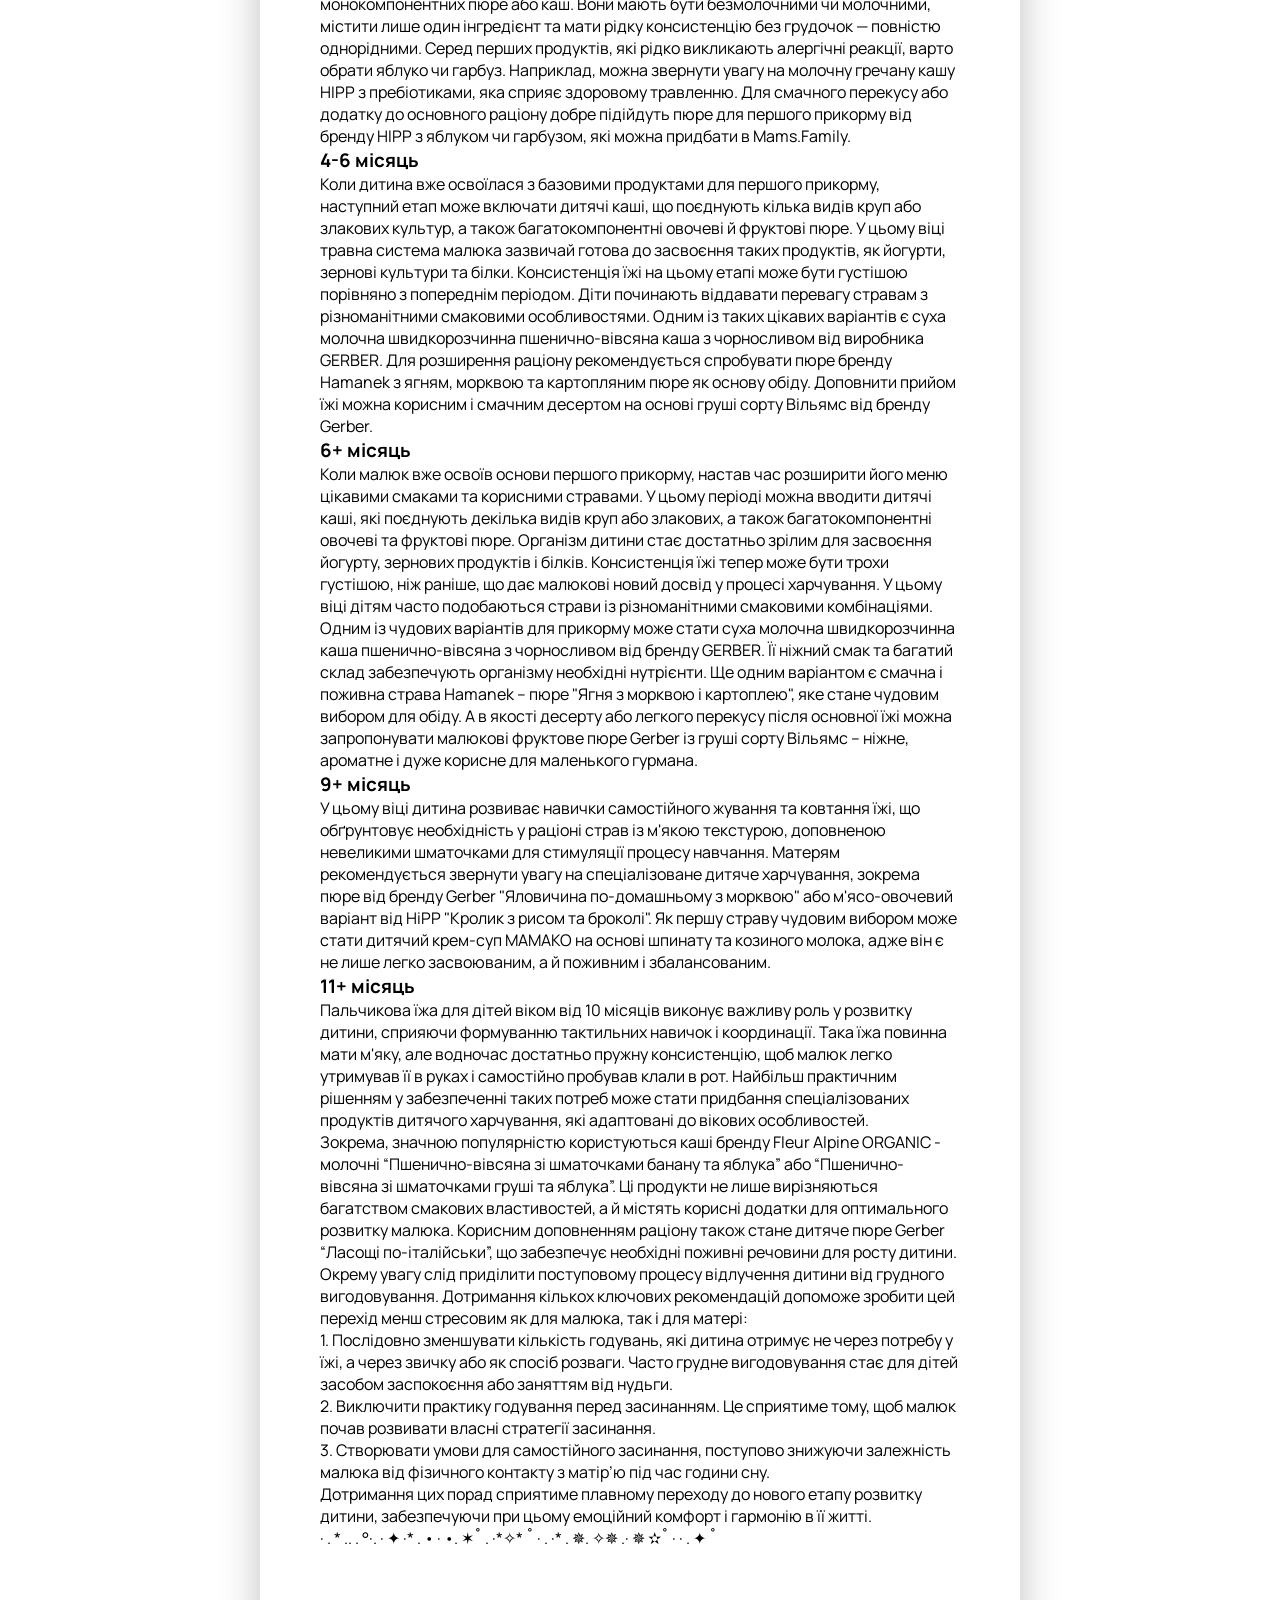
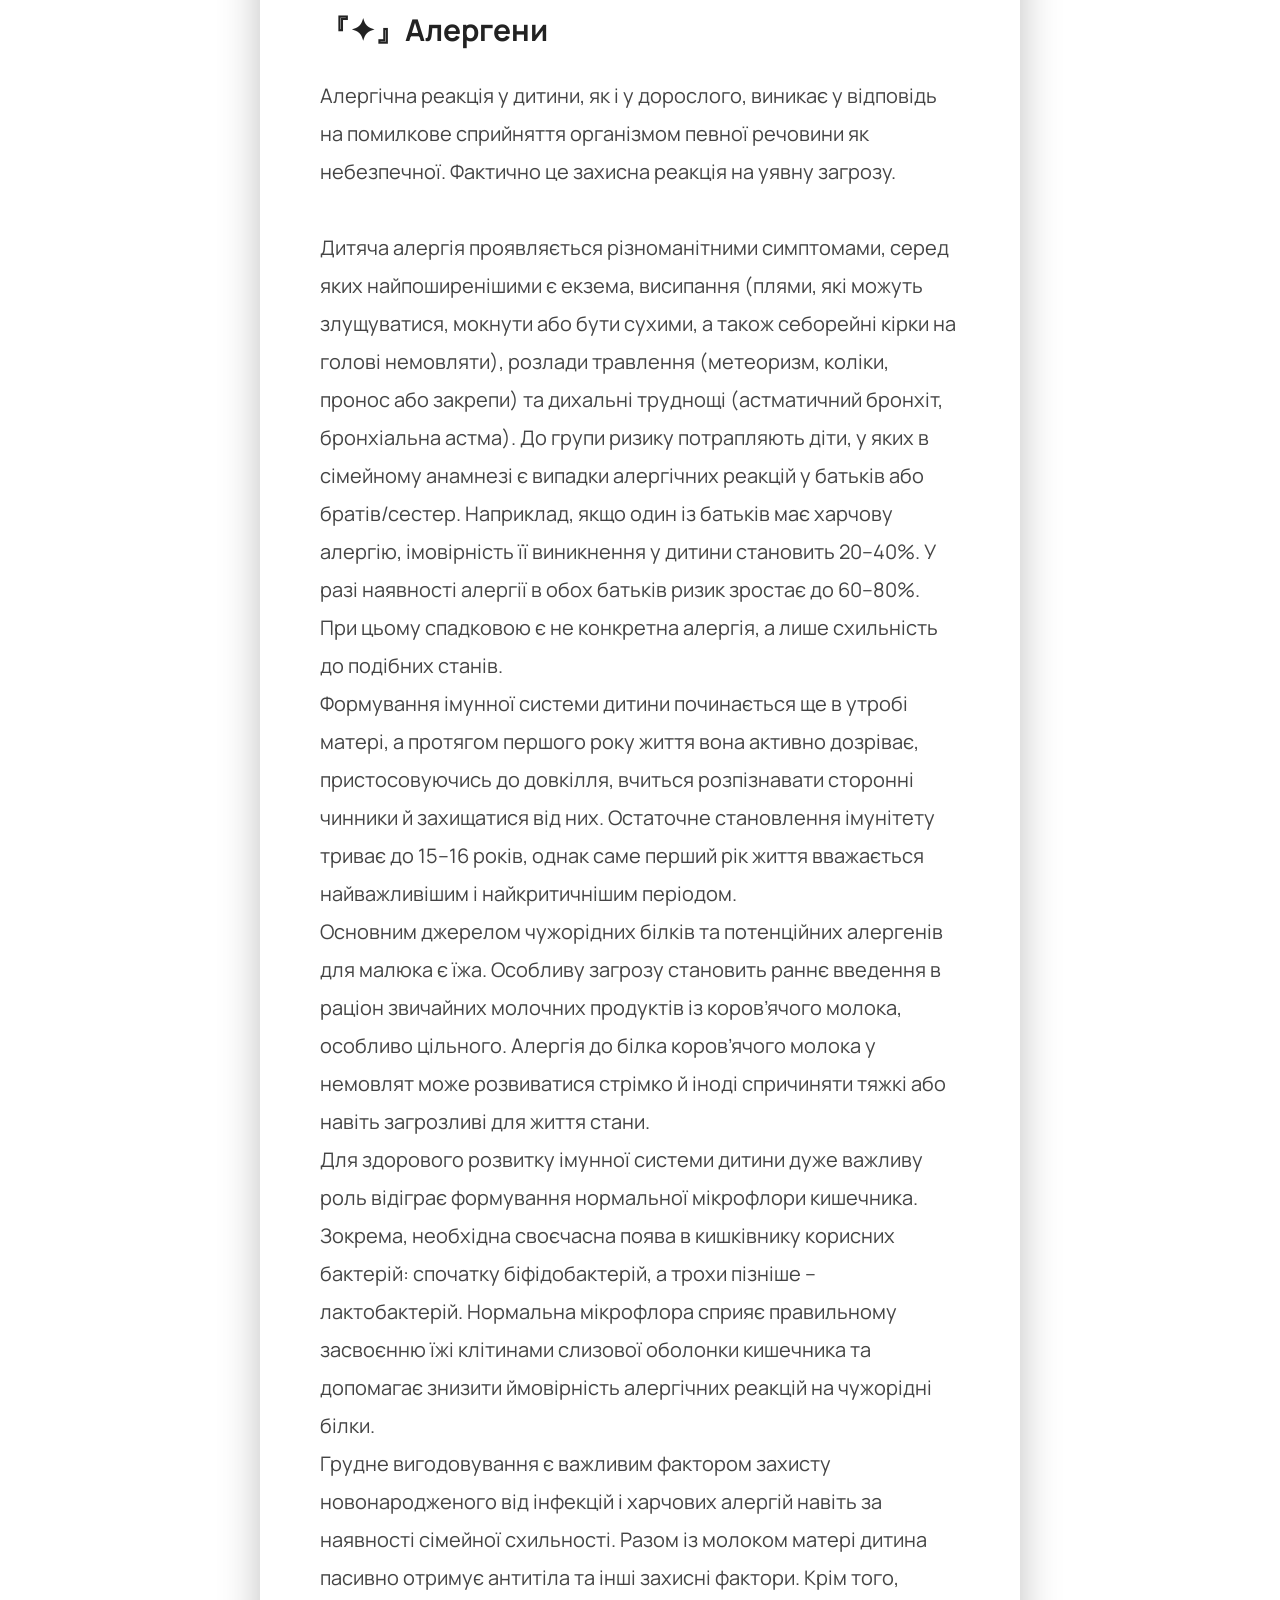
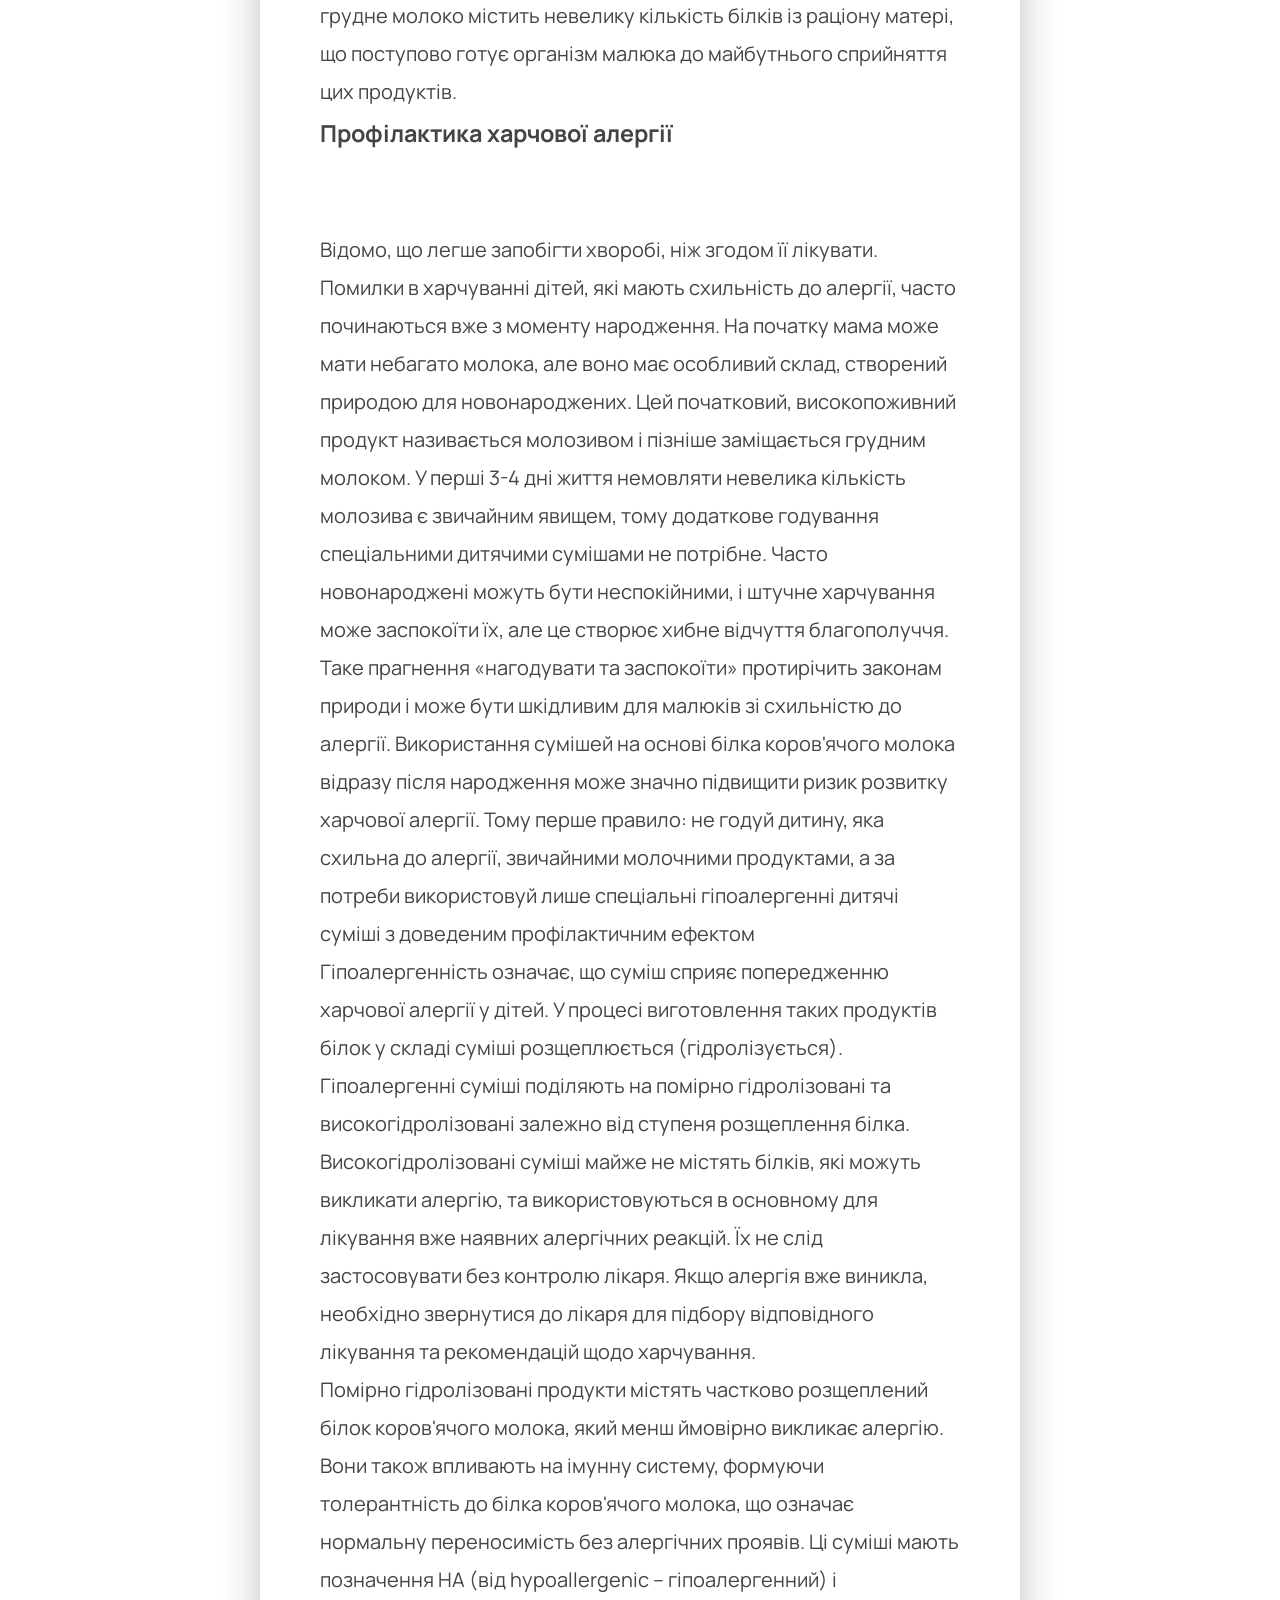
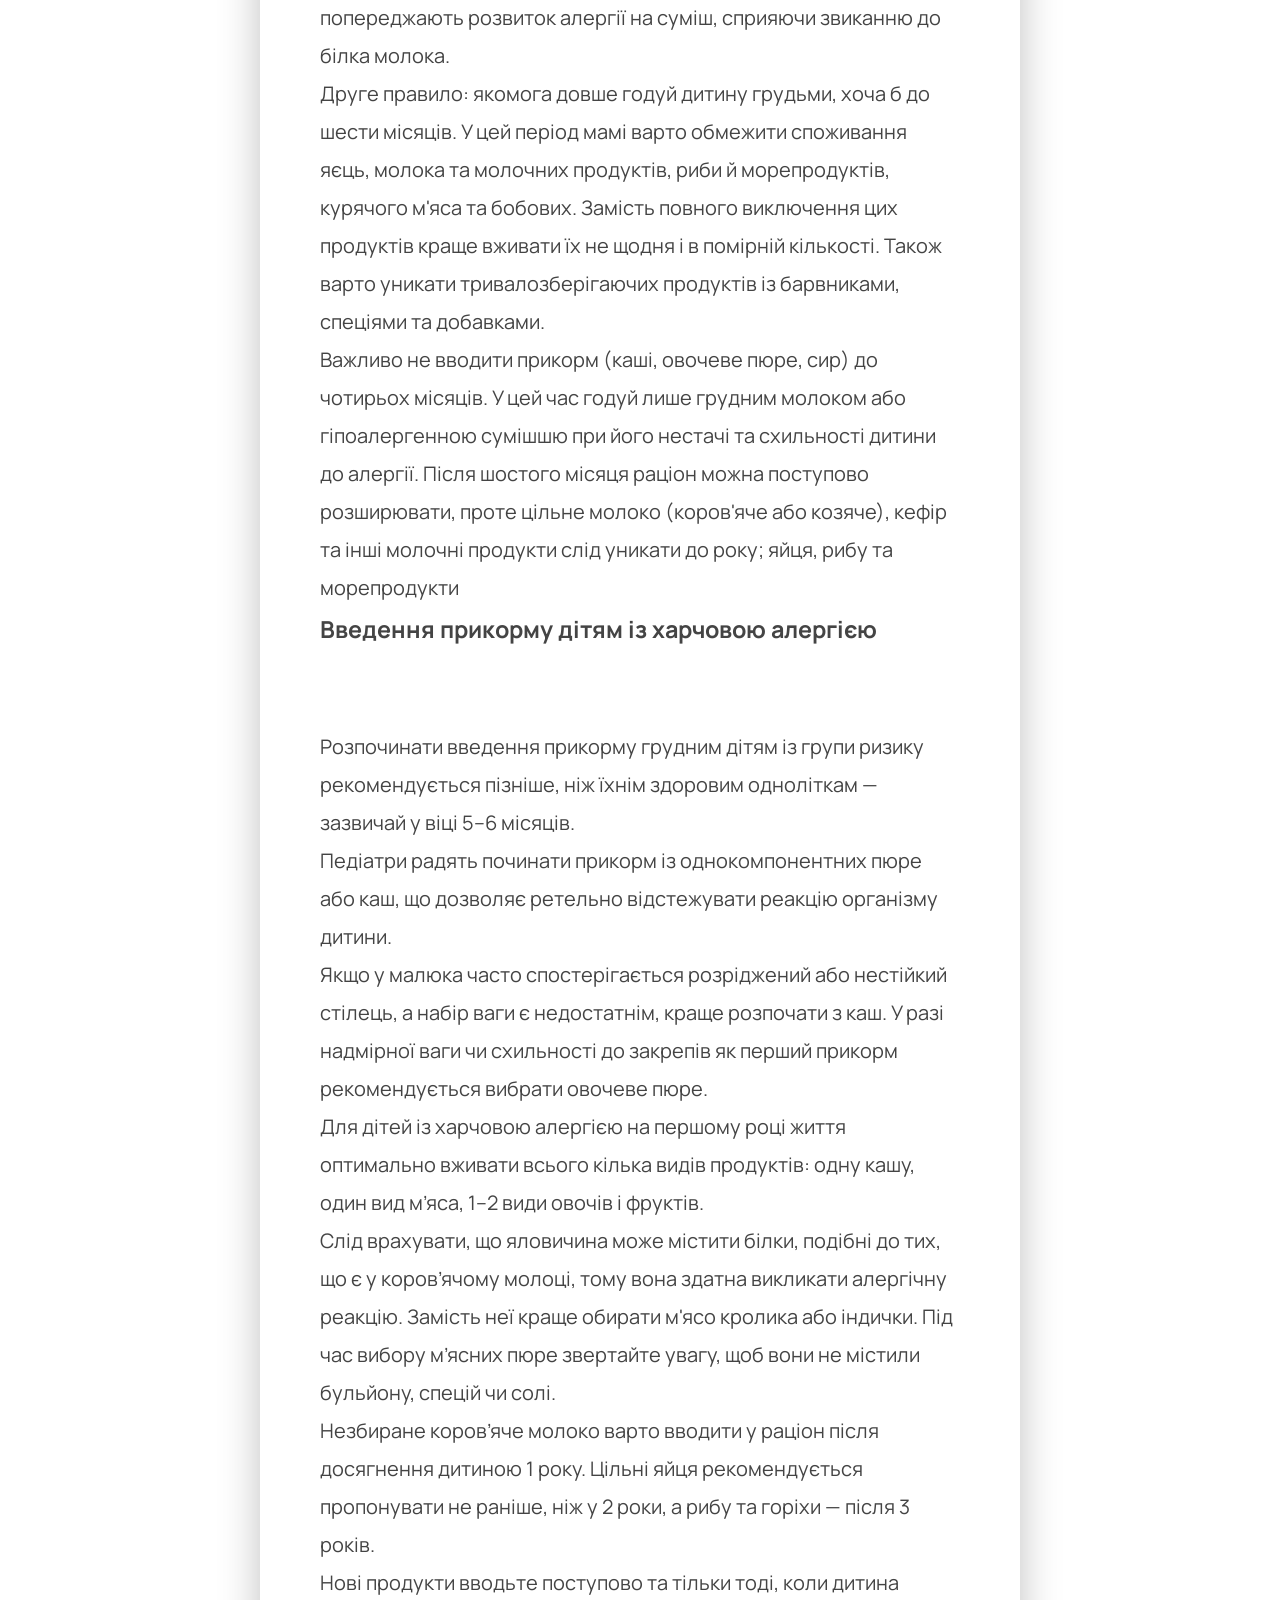
<file: prikorm.html>
<!DOCTYPE html>
<html lang="uk">
<head>
<meta charset="UTF-8">
<meta name="viewport" content="width=device-width, initial-scale=1.0">

<title>Прикорм</title>

<link href="https://fonts.googleapis.com/css2?family=Manrope:wght@400;600;700&display=swap" rel="stylesheet">

<style>

*{
    margin:0;

    padding:0;

    box-sizing:border-box;
}

body{

    font-family:'Manrope', sans-serif;

    min-height:100vh;

    background:
    radial-gradient(circle at top left, rgba(255,214,231,0.7), transparent 30%),
    radial-gradient(circle at bottom right, rgba(215,236,255,0.7), transparent 35%),
    linear-gradient(
        135deg,
        #c8ffc2 0%,
        #90a399 35%,
        #b1ccc5 70%,
        #b6ccb4 100%
    );

    background-attachment: fixed;

    display:flex;

    justify-content:center;

   padding:40px 260px;

        animation: gradientMove 12s ease infinite;

    background-size: 200% 200%;

}

@keyframes gradientMove{

    0%{
        background-position:0% 50%;
    }

    50%{
        background-position:100% 50%;
    }

    100%{
        background-position:0% 50%;
    }

}
    
.main-box{

    width:100%;

    max-width:1100px;

    background:rgba(255,255,255,0.78);

    border-radius:12px;

    padding:50px 60px;

    box-shadow:0 10px 40px rgba(0,0,0,0.25);

    position:relative;

}

.main-title{

    text-align:center;

    font-size:48px;

    font-weight:700;

    margin-bottom:40px;

    color:#222;

}

.subtitle{

    font-size:30px;

    color:#222;

    margin-top:60px;

    margin-bottom:25px;

    font-weight:700;

}

.content{

    font-size:20px;

    line-height:1.9;

    color:#444;

    text-align:left;

}

.tips{

    position:fixed;

    left:20px;

    top:120px;

    width:210px;

    background:rgba(255,255,255,0.72);

    backdrop-filter:blur(14px);

    -webkit-backdrop-filter:blur(14px);

    border:1px solid rgba(255,255,255,0.45);

    border-radius:24px;

    padding:24px;

    box-shadow:
    0 8px 30px rgba(0,0,0,0.10);

}

.tips h3{

    margin-bottom:12px;

    font-size:28px;
}

.tips p{

    line-height:1.8;

}

    .saharok{

    display:block;

    margin:40px auto;

    width:500px;

    border-radius:20px;

}

.dityaiovochi{

    display:block;

    margin:40px auto;

    width:500px;

    border-radius:20px;

}

.dityatko{

    display:block;

    margin:40px auto;

    width:500px;

    border-radius:20px;

}

    .babyplates{

    width:100%;

    height:170px;

    object-fit:cover;

    border-radius:18px;

    display:block;

    margin-bottom:15px;

}

.side-button{

    position:fixed;

    right:20px;

    top:50%;

    transform:translateY(-50%);

    writing-mode:vertical-rl;

    text-orientation:mixed;

    background:white;

    padding:25px 18px;

    border-radius:12px;

    font-size:28px;

    font-weight:700;

    color:#222;

    box-shadow:0 10px 25px rgba(0,0,0,0.25);

    cursor:pointer;

    transition:0.3s;

}

.side-button:hover{

    transform:

    translateY(-50%)

    scale(1.05);

}

@media(max-width:1100px){

    .tips{

        display:none;

    }

    .side-button{

        display:none;

    }

    .main-box{

        width:100%;

        padding:30px;
    }

    .main-title{

        font-size:34px;
    }

    .subtitle{

        font-size:24px;
    }

    .content{

        font-size:18px;

    }

}

    html{

    scroll-behavior:smooth;

}

.tips a{

    display:block;

    text-decoration:none;

    color:#4b4b4b;

    margin-bottom:12px;

    transition:0.25s;

    font-size:17px;

    padding:10px 14px;

    border-radius:14px;

}

.tips a:hover{

    background:rgba(255,255,255,0.55);

    color:#ff7aa2;

    transform:translateX(4px);

}
    
.side-card{

    position:fixed;

    right:20px;

    top:120px;

    width:220px;

    background:rgba(255,255,255,0.82);

    backdrop-filter:blur(12px);

    -webkit-backdrop-filter:blur(12px);

    border-radius:20px;

    padding:18px;

    box-shadow:0 10px 20px rgba(0,0,0,0.15);

    text-align:center;

    z-index:100;

}

.side-card:hover{

    transform:

    translateY(-50%)

    scale(1.03);

    box-shadow:

    0 10px 30px rgba(0,0,0,0.25),

    0 0 25px rgba(255,122,162,0.7),

    0 0 50px rgba(255,182,193,0.55);

}

@keyframes floating {

    0%{

        transform: translateY(-50%) translateY(0px);

    }

    50%{

        transform: translateY(-50%) translateY(-10px);

    }

    100%{

        transform: translateY(-50%) translateY(0px);

    }

}

.app-image{

    width:100%;

    border-radius:15px;

    margin-bottom:15px;

}

.side-card h4{

    font-size:24px;

    margin-bottom:10px;

    color:#222;

}

.side-card p{

    font-size:16px;

    line-height:1.6;

    color:#555;

}

.stars span{

    position:absolute;

    font-size:20px;

    animation: sparkle 2s infinite ease-in-out;

}

/* РОЗТАШУВАННЯ */

.stars span:nth-child(1){

    top:-10px;

    left:-10px;

    animation-delay:0s;

}

.stars span:nth-child(2){

    top:20px;

    right:-12px;

    animation-delay:0.5s;

}



.stars span:nth-child(3){

    bottom:-10px;

    left:15px;

    animation-delay:1s;

}

.stars span:nth-child(4){

    bottom:20px;

    right:-10px;

    animation-delay:1.5s;

}



/* зірочки на боковій */

@keyframes sparkle {



    0%{

        opacity:0.3;

        transform:scale(0.8) rotate(0deg);

    }

    50%{

        opacity:1;

        transform:scale(1.3) rotate(15deg);

    }

    100%{

        opacity:0.3;

        transform:scale(0.8) rotate(0deg);

    }
    
</style>
</head>

<body>

<div class="tips">
⧣₊˚﹒✦₊  ⧣₊˚  𓂃★   ⸝⸝ ⧣₊˚﹒✦₊
           <h3>  /) . . . . /)</h3>
    <h3>    (｡•ㅅ•｡)〝₎₎ Підказки ✦₊ ˊ˗</h3>
. .╭∪─∪──────── ✦ ⁺.
    <a href="#prykorm">. .┊ ✦ Прикорм</a>
    <a href="#pomylky">. .┊ ✦ Помилки батьків</a>
    <a href="#alergeny">. .┊ ✦ Алергени</a>
    <a href="#solodke">. .﹒✦ Про солодке</a>
        <a href="#Zchogo">. .┊ ✦ З чого почати</a>
   ╰─────────────  ✦ ⁺.
⧣₊˚﹒✦₊  ⧣₊˚  𓂃★    ⸝⸝ ⧣₊˚﹒✦₊  ⧣₊˚
</div>


<div class="main-box">

    <div class="main-title">
        ╔═══❖•ೋ° ПРИКОРМ °ೋ•❖═══╗
    </div>

    <div class="content">

        <b>
        Перейшовши на цю тему зможете взнати про прикорм своїх малюків,
        коли варто почати вводити прикорм, поради, рецепти та трекер прикорму.
        Дуже важливо дивитись за харчуванням своєї малечі в такому віці,
        так і в подальшому аби дитина набиралась сил, вітамінів для розвитку організму малюка.
        </b>

    </div>

<div class="subtitle" id="prykorm">
       『✦』Як зрозуміти коли варто вводити прикорм
    </div>

    <div class="content">

        Склад молока мами такий, що воно несе поживні речовини в достатній кількості.
        Але після шести місяців їх вже може трошечки не вистачати.
        І тому виникає питання додаткових речовин, питання прикорму.

        <br><br>

        Після 4 місяців травна система дитини вже готова сприймати інші продукти,
        ніж грудне молочко. З шести місяців дитина вже фізично готова
        до сприйняття іншої їжі.

        <br><br>

        Ознаки готовності дитини до прикорму:

        <br><br>

        • добре тримає голову<br>
        • може сидіти у стільчику<br>
        • відкриває рот на ложечку<br>
        • ковтає їжу, а не випльовує її<br>

        Основні помилки під час введення прикорму у дітей раннього віку<br><br>

Однією з поширених помилок, якої припускаються батьки на етапі введення прикорму, є переконання, що з початком цього процесу можна або навіть потрібно припинити грудне вигодовування. Проте грудне молоко чи адаптована молочна суміш залишаються основними джерелами харчування для дитини впродовж першого року життя. Прикорм на даному етапі є лише додатковим аспектом раціону, хоча і вкрай важливим.<br><br>

Другою розповсюдженою помилкою є недотримання рекомендованих термінів початку прикорму. Сучасні рекомендації передбачають, що оптимальним часом для запровадження прикорму є період між 17-им (початок п'ятого місяця) та 26-им тижнями життя (початок сьомого місяця). Ці часові рамки однакові для дітей на грудному та штучному вигодовуванні й стосуються також продуктів, які традиційно вважаються потенційно алергенними. Материнське молоко може повністю забезпечити основні потреби в поживних речовинах приблизно до шестимісячного віку дитини, однак після цього виникає необхідність введення додаткових продуктів харчування. Це, водночас, зовсім не означає, що грудне годування слід припиняти. <br><br>

Час введення прикорму і його наслідки:<br><br>

Варто також пам’ятати, що занадто раннє введення прикорму (до 17-го тижня) може підвищувати ризик розвитку харчової алергії, непереносимості певних продуктів, надмірної ваги та неправильної роботи травного тракту. Водночас надмірне відтермінування (після 26-го тижня) здатне призвести до дефіциту поживних речовин, виникнення анемії, ослаблення імунітету і порушення фізичного та психічного розвитку. <br><br>

Третьою типовою помилкою є повне виключення з раціону таких потенційно алергенних продуктів, як яйця, м’ясо, риба, хліб або деякі каші. Численні дослідження демонструють, що поступове знайомство дитини з такими продуктами допомагає формувати харчову толерантність та знижує ризик розвитку алергій у майбутньому. Проте велику увагу слід приділяти обсягам: наприклад, двох варених яєць (жовток і білок) раз на тиждень цілком достатньо.<br><br>

Четверта помилка полягає у страху давати дитині м’ясо. Варто пам’ятати, що це важливе джерело заліза, відсутність якого особливо критично позначається на дітях із низьким рівнем гемоглобіну. У таких випадках м’ясо можна вводити вже з 17-го тижня життя.<br><br>

П’ята значна помилка – додавання солі чи цукру до страв прикорму для дитини першого року життя. Це не лише шкодить формуванню здорових смакових звичок, але й може підвищувати ризик розвитку метаболічних порушень у майбутньому.<br><br>

Ще однією поширеною помилкою є годування немовляти до одного року цільним коров’ячим молоком. На цьому етапі харчування найкраще використовувати або грудне молоко, або спеціальні дитячі молочні суміші. <br><br>

Особливості вибору продуктів для прикорму<br><br>

Серед інших помилок варто виділити надмірне бажання якомога раніше запропонувати дитині свіжовичавлений фруктовий сік. Це може призвести до подразнення слизової оболонки травного тракту немовляти. Фруктовий сік рекомендовано вводити після року.<br><br>

Ще однією частою прогалиною є неправильно обрана черговість продуктів прикорму<br><br>
    </div>

<div class="subtitle" id="pomylky"><br>
·   . *              ..       .  °·.     ·  ✦       ·* .  •     ·  •.   ✶˚  .   ·*✧* ˚     · . ·* .       ✵.          ✧✵ .·      ✵  ✫˚            · · . <br>             ✦ ˚ 
        『✦』Основні помилки батьків
    </div>

    <div class="content">

        • Не можна повністю припиняти грудне вигодовування після початку прикорму.<br>
        • Не варто вводити прикорм занадто рано або занадто пізно.<br>
        • Не потрібно уникати алергенних продуктів без причини.<br>
        • Не додавайте сіль та цукор у їжу дитини до року.<br>
        • Не давайте коров’яче молоко до 1 року.<br>
        • Нові продукти краще вводити поступово — один раз на 3 дні.<br>
        • Не потрібно одразу давати солодкі фруктові пюре.<br>
        • Давайте дитині воду після введення прикорму.<br>
        • Поступово змінюйте консистенцію їжі, щоб дитина вчилась жувати.

    </div><br>
·   . *              ..       .  °·.     ·  ✦       ·* .  •     ·  •.   ✶˚  .   ·*✧* ˚     · . ·* .       ✵.          ✧✵ .·      ✵  ✫˚            · · .              ✦ ˚ 
 <div class="subtitle" id="Zchogo"> 『✦』З чого почати?</div>
    <div class="content">
        
Період введення прикорму є одним із ключових етапів у розвитку дитини. У цей час формується не лише смакові уподобання, а й основи харчової культури. Основним завданням батьків є не лише задоволення потреби в їжі, а й формування спокійного та безконфліктного ставлення дитини до нових продуктів.<br><br>

Основи введення прикорму  <br><br>
Введення прикорму слід розпочати з простих, однокомпонентних продуктів, таких як овочі, каші або фрукти. Такі продукти вводять поступово, ретельно слідкуючи за реакцією організму дитини. Рекомендовано починати зі смаків, які є нейтральними для сприйняття: кабачок, броколі, цвітна капуста. Через кілька днів можна додавати інші продукти, такі як гарбуз чи морква, а згодом і каші, приготовлені на воді.<br><br>

Процес адаптації до нових продуктів зазвичай триває від трьох до п’яти днів для кожного інгредієнта. З огляду на це, промислові дитячі пюре можуть виявитися зручнішими для початку, адже забезпечують контрольовану якість та сталість консистенції, що часом складно гарантувати при приготуванні їжі в домашніх умовах.<br><br>
︵‿︵‿︵‿︵‿︵‿︵‿︵‿︵‿︵‿︵‿︵︵‿︵‿︵‿︵‿︵‿︵‿︵‿︵‿︵‿︵‿︵
        <img src="dityatko.png" class="dityatko">
        ︵‿︵‿︵‿︵‿︵‿︵‿︵‿︵‿︵‿︵‿︵︵‿︵‿︵‿︵‿︵‿︵‿︵‿︵‿︵‿︵‿︵<br>
Запобігання поширеним помилкам  <br>
Під час уведення прикорму варто уникати дій, які можуть ускладнити цей процес. Найпоширенішими помилками є:<br><br>  

1. Надмірний поспіх. Організму дитини потрібен час для адаптації до кожного нового продукту.  <br>
2. Примусове годування. Якщо дитина відмовляється їсти або проявляє втрату апетиту, не варто її змушувати.  <br>
3. Додавання солі чи цукру. У ранньому віці важливо підтримувати природний смак їжі.  <br>
4. Поєднання у страві кількох нових продуктів одночасно. Це може ускладнити визначення алергічних реакцій на окремий інгредієнт.  <br>
5. Невідповідність температури їжі. Надто гаряча або холодна їжа може спричинити негативну реакцію на прийом їжі.  <br><br>

Грамотно сплановане введення прикорму сприяє формуванню у малечі позитивних асоціацій із процесом вживання їжі без примусу чи стресу.
Роль текстури, об’єму порцій та ритму 
На початковому етапі акцент робиться не так на об'ємі вживаної їжі, як на її сприйнятті дитиною. Перші порції — це радше знайомство зі смаками, ніж насичення. Починати можна з однієї чайної ложки, поступово збільшуючи кількість до половини баночки або повноцінної порції.  <br>

У перші місяці консистенція прикорму має бути однорідною та кремовою, без грудочок. З часом слід поступово переходити до текстури з дрібними частинками, а згодом — до м'яких шматочків їжі. Це не лише урізноманітнює раціон дитини, а й сприяє розвитку жувальних навичок та формуванню мовного апарату.<br>
︵‿︵‿︵‿︵‿︵‿︵‿︵‿︵‿︵‿︵‿︵︵‿︵‿︵‿︵‿︵‿︵‿︵‿︵‿︵‿︵‿︵
        <img src="dityaiovochi.png" class="dityaiovochi">
        ︵‿︵‿︵‿︵‿︵‿︵‿︵‿︵‿︵‿︵‿︵︵‿︵‿︵‿︵‿︵‿︵‿︵‿︵‿︵‿︵‿︵<br>
При виборі готових пюре важливо звертати увагу на склад продукту: він не повинен містити солі, цукру, штучних ароматизаторів чи загусників, наприклад крохмалю. Крім того, рекомендовано обирати вироби з маркуванням вікової категорії та виготовлені з екологічно чистих інгредієнтів. Наприклад, платформи на кшталт ROZETKA дозволяють відфільтровувати дитячі пюре за різними критеріями — віком дитини, складом продукту чи виробником.<br>

Новий смаковий досвід та його роль  <br>
Процес першого прикорму слід<br>

 Не знаєте, коли варто починати вводити тверду їжу в раціон дитини? Приблизно у віці 7–8 місяців можна поступово переходити на їжу невеликими шматочками. Прикорм шматочками, коли малюк їсть їжу руками, - чудовий спосіб ознайомитися з різноманітними смаками та текстурами у комфортному для нього темпі. Ось кілька порад, які допоможуть вашій дитині розпочати свої смачні перші пригоди.

Для їжі руками намагайтеся готувати шматочки, які трохи виступатимуть із маленького кулачка дитини. 
Для першого прикорму обирайте продукти, що легко розчиняються у роті, щоб знизити ризик удушення. 
На початку уникайте надто твердих продуктів, таких як сира морква. <br>
Спробуйте пропонувати малюкові різноманітну їжу, яку можна зручно їсти руками та яка відповідає його віковим потребам. Наприклад, це можуть бути м'які фрукти (свіжі або приготовані без додавання цукру), ніжні або варені овочі, продукти з вмістом крохмалю, такі як картопля, макарони, рис або локшина, а також м'ясо, риба без кісток і тверді сорти сиру.<br>
Не варто хвилюватися, якщо малюк іноді давиться, коли починає їсти тверду їжу. Це не завжди означає удушення, тому важливо розуміти різницю між цими станами і знати, як діяти в кожній ситуації. Ризик удушення під час їжі руками не вищий, ніж при традиційному годуванні ложкою. У будь-якому випадку потрібно бути уважними та готовими до будь-яких несподіванок.<br>
Завжди стежте за дитиною під час прийому їжі і ніколи не залишайте її саму. <br>
Намагайтеся годувати малюка разом із сім'єю під час обіду — це дозволить йому відчувати себе залученим до спільного процесу та копіювати поведінку дорослих.<br>
Будьте готові до можливого безладу. Деякі батьки кладуть водонепроникний килимок чи скатертину під дитячий стільчик, щоб полегшити прибирання. Заздалегідь дізнайтеся про корисні аксесуари для введення прикорму шматочками — вони можуть суттєво спростити цей процес.<br>
Даючи дитині тверду їжу, дозволяйте їй проявляти ініціативу: досліджувати нову текстуру і смаки та насолоджуватися своїми маленькими відкриттями.<br>
</div>

<h3>4-6 місяць</h3>
Зазвичай у цьому віці, приблизно з 4 місяців, рекомендують починати з монокомпонентних пюре або каш. Вони мають бути безмолочними чи молочними, містити лише один інгредієнт та мати рідку консистенцію без грудочок — повністю однорідними.
Серед перших продуктів, які рідко викликають алергічні реакції, варто обрати яблуко чи гарбуз. Наприклад, можна звернути увагу на молочну гречану кашу HIPP з пребіотиками, яка сприяє здоровому травленню. Для смачного перекусу або додатку до основного раціону добре підійдуть пюре для першого прикорму від бренду HIPP з яблуком чи гарбузом, які можна придбати в Mams.Family.

    <h3>4-6 місяць</h3>
Коли дитина вже освоїлася з базовими продуктами для першого прикорму, наступний етап може включати дитячі каші, що поєднують кілька видів круп або злакових культур, а також багатокомпонентні овочеві й фруктові пюре. У цьому віці травна система малюка зазвичай готова до засвоєння таких продуктів, як йогурти, зернові культури та білки. Консистенція їжі на цьому етапі може бути густішою порівняно з попереднім періодом. Діти починають віддавати перевагу стравам з різноманітними смаковими особливостями. Одним із таких цікавих варіантів є суха молочна швидкорозчинна пшенично-вівсяна каша з чорносливом від виробника GERBER.

Для розширення раціону рекомендується спробувати пюре бренду Hamanek з ягням, морквою та картопляним пюре як основу обіду. Доповнити прийом їжі можна корисним і смачним десертом на основі груші сорту Вільямс від бренду Gerber.

    <h3>6+ місяць</h3>
Коли малюк вже освоїв основи першого прикорму, настав час розширити його меню цікавими смаками та корисними стравами. У цьому періоді можна вводити дитячі каші, які поєднують декілька видів круп або злакових, а також багатокомпонентні овочеві та фруктові пюре. Організм дитини стає достатньо зрілим для засвоєння йогурту, зернових продуктів і білків. Консистенція їжі тепер може бути трохи густішою, ніж раніше, що дає малюкові новий досвід у процесі харчування.

У цьому віці дітям часто подобаються страви із різноманітними смаковими комбінаціями. Одним із чудових варіантів для прикорму може стати суха молочна швидкорозчинна каша пшенично-вівсяна з чорносливом від бренду GERBER. Її ніжний смак та багатий склад забезпечують організму необхідні нутрієнти.

Ще одним варіантом є смачна і поживна страва Hamanek – пюре "Ягня з морквою і картоплею", яке стане чудовим вибором для обіду. А в якості десерту або легкого перекусу після основної їжі можна запропонувати малюкові фруктове пюре Gerber із груші сорту Вільямс – ніжне, ароматне і дуже корисне для маленького гурмана.

    <h3>9+ місяць</h3>

У цьому віці дитина розвиває навички самостійного жування та ковтання їжі, що обґрунтовує необхідність у раціоні страв із м'якою текстурою, доповненою невеликими шматочками для стимуляції процесу навчання. Матерям рекомендується звернути увагу на спеціалізоване дитяче харчування, зокрема пюре від бренду Gerber "Яловичина по-домашньому з морквою" або м'ясо-овочевий варіант від HiPP "Кролик з рисом та броколі". Як першу страву чудовим вибором може стати дитячий крем-суп МАМАКО на основі шпинату та козиного молока, адже він є не лише легко засвоюваним, а й поживним і збалансованим.<br>
    
    <h3>11+ місяць</h3>
Пальчикова їжа для дітей віком від 10 місяців виконує важливу роль у розвитку дитини, сприяючи формуванню тактильних навичок і координації. Така їжа повинна мати м'яку, але водночас достатньо пружну консистенцію, щоб малюк легко утримував її в руках і самостійно пробував клали в рот. Найбільш практичним рішенням у забезпеченні таких потреб може стати придбання спеціалізованих продуктів дитячого харчування, які адаптовані до вікових особливостей. <br>

Зокрема, значною популярністю користуються каші бренду Fleur Alpine ORGANIC - молочні “Пшенично-вівсяна зі шматочками банану та яблука” або “Пшенично-вівсяна зі шматочками груші та яблука”. Ці продукти не лише вирізняються багатством смакових властивостей, а й містять корисні додатки для оптимального розвитку малюка. Корисним доповненням раціону також стане дитяче пюре Gerber “Ласощі по-італійськи”, що забезпечує необхідні поживні речовини для росту дитини.<br>

Окрему увагу слід приділити поступовому процесу відлучення дитини від грудного вигодовування. Дотримання кількох ключових рекомендацій допоможе зробити цей перехід менш стресовим як для малюка, так і для матері:<br>

1. Послідовно зменшувати кількість годувань, які дитина отримує не через потребу у їжі, а через звичку або як спосіб розваги. Часто грудне вигодовування стає для дітей засобом заспокоєння або заняттям від нудьги. <br>
2. Виключити практику годування перед засинанням. Це сприятиме тому, щоб малюк почав розвивати власні стратегії засинання.<br>
3. Створювати умови для самостійного засинання, поступово знижуючи залежність малюка від фізичного контакту з матір’ю під час години сну.<br>

Дотримання цих порад сприятиме плавному переходу до нового етапу розвитку дитини, забезпечуючи при цьому емоційний комфорт і гармонію в її житті.<br>

·   . *              ..       .  °·.     ·  ✦       ·* .  •     ·  •.   ✶˚  .   ·*✧* ˚     · . ·* .       ✵.          ✧✵ .·      ✵  ✫˚            · · .              ✦ ˚ 
    
<div class="subtitle" id="alergeny"> 『✦』Алергени</div>
    <div class="content">
        Алергічна реакція у дитини, як і у дорослого, виникає у відповідь на помилкове сприйняття організмом певної речовини як небезпечної. Фактично це захисна реакція на уявну загрозу.<br><br>

Дитяча алергія проявляється різноманітними симптомами, серед яких найпоширенішими є екзема, висипання (плями, які можуть злущуватися, мокнути або бути сухими, а також себорейні кірки на голові немовляти), розлади травлення (метеоризм, коліки, пронос або закрепи) та дихальні труднощі (астматичний бронхіт, бронхіальна астма). До групи ризику потрапляють діти, у яких в сімейному анамнезі є випадки алергічних реакцій у батьків або братів/сестер. Наприклад, якщо один із батьків має харчову алергію, імовірність її виникнення у дитини становить 20–40%. У разі наявності алергії в обох батьків ризик зростає до 60–80%. При цьому спадковою є не конкретна алергія, а лише схильність до подібних станів.<br>
Формування імунної системи дитини починається ще в утробі матері, а протягом першого року життя вона активно дозріває, пристосовуючись до довкілля, вчиться розпізнавати сторонні чинники й захищатися від них. Остаточне становлення імунітету триває до 15–16 років, однак саме перший рік життя вважається найважливішим і найкритичнішим періодом.<br>
Основним джерелом чужорідних білків та потенційних алергенів для малюка є їжа. Особливу загрозу становить раннє введення в раціон звичайних молочних продуктів із коров’ячого молока, особливо цільного. Алергія до білка коров’ячого молока у немовлят може розвиватися стрімко й іноді спричиняти тяжкі або навіть загрозливі для життя стани.<br>
Для здорового розвитку імунної системи дитини дуже важливу роль відіграє формування нормальної мікрофлори кишечника. Зокрема, необхідна своєчасна поява в кишківнику корисних бактерій: спочатку біфідобактерій, а трохи пізніше – лактобактерій. Нормальна мікрофлора сприяє правильному засвоєнню їжі клітинами слизової оболонки кишечника та допомагає знизити ймовірність алергічних реакцій на чужорідні білки.<br>
Грудне вигодовування є важливим фактором захисту новонародженого від інфекцій і харчових алергій навіть за наявності сімейної схильності. Разом із молоком матері дитина пасивно отримує антитіла та інші захисні фактори. Крім того, грудне молоко містить невелику кількість білків із раціону матері, що поступово готує організм малюка до майбутнього сприйняття цих продуктів.

<h3><b>Профілактика харчової алергії</b></h3><br><br>

Відомо, що легше запобігти хворобі, ніж згодом її лікувати. Помилки в харчуванні дітей, які мають схильність до алергії, часто починаються вже з моменту народження. На початку мама може мати небагато молока, але воно має особливий склад, створений природою для новонароджених. Цей початковий, високопоживний продукт називається молозивом і пізніше заміщається грудним молоком. У перші 3-4 дні життя немовляти невелика кількість молозива є звичайним явищем, тому додаткове годування спеціальними дитячими сумішами не потрібне. Часто новонароджені можуть бути неспокійними, і штучне харчування може заспокоїти їх, але це створює хибне відчуття благополуччя. Таке прагнення «нагодувати та заспокоїти» протирічить законам природи і може бути шкідливим для малюків зі схильністю до алергії. Використання сумішей на основі білка коров'ячого молока відразу після народження може значно підвищити ризик розвитку харчової алергії.
Тому перше правило: не годуй дитину, яка схильна до алергії, звичайними молочними продуктами, а за потреби використовуй лише спеціальні гіпоалергенні дитячі суміші з доведеним профілактичним ефектом<br>
Гіпоалергенність означає, що суміш сприяє попередженню харчової алергії у дітей. У процесі виготовлення таких продуктів білок у складі суміші розщеплюється (гідролізується). Гіпоалергенні суміші поділяють на помірно гідролізовані та високогідролізовані залежно від ступеня розщеплення білка. Високогідролізовані суміші майже не містять білків, які можуть викликати алергію, та використовуються в основному для лікування вже наявних алергічних реакцій. Їх не слід застосовувати без контролю лікаря. Якщо алергія вже виникла, необхідно звернутися до лікаря для підбору відповідного лікування та рекомендацій щодо харчування.<br>
Помірно гідролізовані продукти містять частково розщеплений білок коров'ячого молока, який менш ймовірно викликає алергію. Вони також впливають на імунну систему, формуючи толерантність до білка коров'ячого молока, що означає нормальну переносимість без алергічних проявів. Ці суміші мають позначення HA (від hypоallergenic – гіпоалергенний) і попереджають розвиток алергії на суміш, сприяючи звиканню до білка молока.<br>
Друге правило: якомога довше годуй дитину грудьми, хоча б до шести місяців. У цей період мамі варто обмежити споживання яєць, молока та молочних продуктів, риби й морепродуктів, курячого м'яса та бобових. Замість повного виключення цих продуктів краще вживати їх не щодня і в помірній кількості. Також варто уникати тривалозберігаючих продуктів із барвниками, спеціями та добавками.<br>
Важливо не вводити прикорм (каші, овочеве пюре, сир) до чотирьох місяців. У цей час годуй лише грудним молоком або гіпоалергенною сумішшю при його нестачі та схильності дитини до алергії. Після шостого місяця раціон можна поступово розширювати, проте цільне молоко (коров'яче або козяче), кефір та інші молочні продукти слід уникати до року; яйця, рибу та морепродукти


<h3><b>Введення прикорму дітям із харчовою алергією</b></h3><br><br>

Розпочинати введення прикорму грудним дітям із групи ризику рекомендується пізніше, ніж їхнім здоровим одноліткам — зазвичай у віці 5–6 місяців.<br>
Педіатри радять починати прикорм із однокомпонентних пюре або каш, що дозволяє ретельно відстежувати реакцію організму дитини. <br>
Якщо у малюка часто спостерігається розріджений або нестійкий стілець, а набір ваги є недостатнім, краще розпочати з каш. У разі надмірної ваги чи схильності до закрепів як перший прикорм рекомендується вибрати овочеве пюре.<br>
Для дітей із харчовою алергією на першому році життя оптимально вживати всього кілька видів продуктів: одну кашу, один вид м’яса, 1–2 види овочів і фруктів. <br>
Слід врахувати, що яловичина може містити білки, подібні до тих, що є у коров’ячому молоці, тому вона здатна викликати алергічну реакцію. Замість неї краще обирати м'ясо кролика або індички. Під час вибору м’ясних пюре звертайте увагу, щоб вони не містили бульйону, спецій чи солі.<br>
Незбиране коров’яче молоко варто вводити у раціон після досягнення дитиною 1 року. Цільні яйця рекомендується пропонувати не раніше, ніж у 2 роки, а рибу та горіхи — після 3 років. <br>
Нові продукти вводьте поступово та тільки тоді, коли дитина цілком здорова. Починайте з ½ чайної ложки, поступово збільшуючи кількість. Якщо виникне ознака поганої переносимості, тимчасово виключіть продукт і через кілька днів спробуйте запровадити його знову.<br>
Кожен новий продукт варто давати дитині протягом 5–7 днів задля можливості спостерігати за її реакцією. При цьому слід використовувати лише однокомпонентні продукти, оскільки при вживанні багатокомпонентних страв складно визначити, який саме інгредієнт викликав реакцію. <br>
Прикорм найкраще давати вранці або вдень за допомогою ложечки — це дасть змогу протягом дня спостерігати за можливими проявами алергії.<br>
До продуктів з низькою алергенністю належать цвітна капуста, зелене яблуко, слива, груша, рисова каша, кролик та індичка.<br>
Найчастішими харчовими алергенами є коров’яче молоко, яйця, риба, горіхи, соя, пшениця, цитрусові, мед, шоколад, полуниця і помідори.<br>
Якщо у вашої дитини алергія на коров’яче молоко, необхідно виключити з її раціону всі молочні продукти (зокрема йогурти та вершки). Лікар допоможе підібрати альтернативу для компенсації харчових потреб малюка. Це може бути спеціальна гіпоалергенна дитяча суміш або продукти з високим вмістом кальцію, як-от збагачена кальцієм вода чи збільшений раціон овочів і фруктів. У багатьох випадках харчова алергія з віком минає.<br>



<h3><b>Глютен </b></h3><br><br>

Глютен - це вид рослинного білка, який є невід'ємною частиною багатьох зернових культур, таких як пшениця, жито, ячмінь та овес, а також продуктів, створених на їх основі: макарони, хліб, печиво та інші смаколики. Проте він може бути джерелом серйозних проблем для деякої частини людей. Наприклад, алергія на глютен зустрічається приблизно в одного з 2000 дітей. Її прояви можуть бути досить неприємними: пронос, набряклість живота та недостатній набір ваги. Якщо ти помітив подібні симптоми у своєї дитини, варто негайно звернутися до лікаря.  <br>
Якщо виявлено алергію на глютен, доведеться змінити раціон малюка: повністю виключити з нього продукти, які містять цей білок. Натомість можна спокійно годувати дитину безглютеновими кашами, як-от гречаною, рисовою чи кукурудзяною. Таке харчування допоможе малюкові отримувати необхідні поживні речовини без ризиків для його здоров’я.  

<h3><b>Курячі яйця </b></h3><br><br>

Курячі яйця - ще один продукт, який може викликати алергію у дітей. Найчастіше проблема пов’язана з яєчним білком, хоча жовток теж може стати «винуватцем». Саме тому лікарі рекомендують утриматися від введення яєчних білків у раціон малюка принаймні протягом першого року життя. Варто також пам’ятати про те, що яйця активно використовуються у виробництві багатьох продуктів та навіть вакцин (наприклад, проти кору, грипу чи свинки).  <br>
Симптоми алергії можуть бути різними: від висипів і екземи до серйозних дихальних розладів, як-от астма. Якщо алергія підтверджена, яйця потрібно виключити з дитячого меню. Щоб забезпечити її організм необхідними тваринними білками, можна замінити яйця м’ясом, жирною рибою або поживними кашами.  Пильність та збалансований підхід до харчування допоможуть підтримати гарне самопочуття малюка!  


<h3><b>Чи перерости дитина харчову алергію?</b></h3><br><br>
Дитяча харчова алергія найбільш поширена у дітей до 2 років. У більшості з них небажані реакції на харчові алергени зменшуються у міру зміцнення імунітету і проведеного лікування. Однак алергічна реакція на горіхи, рибу і морепродукти може зберегтися на все життя. Давай дитині цю їжу не раніше зазначених вище термінів.<br>
В асортименті дитячого харчування марки GERBER® представлена велика кількість однокомпонентних фруктових, овочевих і м'ясних пюре, соків і каш, на основі яких ти можеш скласти індивідуальну гіпоалергенну дієту для малюка.<br>
Доктор медичних наук, завідуюча кафедрою харчування дітей і підлітків при Морозовській дитячій міській клінічній лікарні Тетяна Миколаївна Сорвачова: "Ріст атопічних захворювань у всьому світі в останні роки свідчить про необхідність розробки дієвих профілактичних заходів, починаючи з раннього віку дитини. В якості основних напрямків профілактики в даний час розглядаються:<br>
тривале природне вигодовування (не менше 6 місяців) за умови дотримання гіпоалергенної дієти матір'ю або при необхідності застосування гіпоалергенних дитячих молочних продуктів<br>
адекватні строки призначення прикорму, зокрема трохи більш пізні, ніж для здорових дітей<br>
застосування спеціалізованих гіпоалергенних продуктів прикорму, зокрема монокомпонентних безглютенових і безмолочних каш, монокомпонентних м'ясних, овочевих і фруктових пюре ".<br>
На сторінках нашого сайту Ви також дізнаєтеся, як лікувати нежить дитині та іншу корисну інформацію щодо здоров'я і харчування Вашого малюка.<br>
*Мед відіграє важливу роль у розвитку смакових відчуттів, особливо на ранніх етапах життя, оскільки знайомить дітей з різноманіттям смаків і допомагає формувати їх смакові вподобання.<br>
Однак мед може містити бактерії, що викликають дитячий ботулізм. Тому мед не слід вводити в раціон до 12 місяців, якщо спори Clostridium botulinum не були інактивовані шляхом належної обробки під високим тиском та високою температурою, як це робиться в промисловості.<br>
Кожен раз, коли мед використовується в наших продуктах, він проходить зовнішню термічну обробку, що гарантує безпеку нашої продукції для споживання.<br>

·   . *              ..       .  °·.     ·  ✦       ·* .  •     ·  •.   ✶˚  .   ·*✧* ˚     · . ·* .       ✵.          ✧✵ .·      ✵  ✫˚            · · .              ✦ ˚ 
<div class="subtitle" id="solodke">『✦』Про солодке</div>
    <div class="content">
<h3><b>З якого віку можна давати солодке і чи варто це робити, якщо дитина цього не просить?</b></h3><br><br>

Якщо вам здається, що маленька дитина ще не знає, що таке солодке, це не зовсім так. Уже в утробі матері вона вперше пробує щось солодке через амніотичну рідину. Після народження щоденний раціон малюка майже завжди включає природний цукор: у грудному молоці або молочній суміші міститься лактоза, різновид цукру. Тобто кожна дитина вже знайома з солодким від самого початку свого життя.<br>
Проте, якщо говорити про додані цукри, то Всесвітня організація охорони здоров’я (ВООЗ) радить обмежити їх вживання протягом усього життя. Особливо це актуально для дітей до 2 років, яким взагалі не рекомендується вживати додані цукри.<br>
Раннє знайомство з добривами потроху формує у дитини звичку до солодкого. Проте природний потяг до таких продуктів може й не виникнути до двох років, якщо не стимулювати його надмірною пропозицією солодощів. Варто пам’ятати: цукор сам по собі не є загадковою чи чужорідною речовиною для організму. Він присутній у вигляді глюкози в щоденному харчуванні та відіграє важливу роль у функціонуванні організму. Навіть якщо така поживна речовина з’являється в раціоні раптово у більшій кількості, організм уже знає, як із нею впоратися.<br>
Солодощі можна поступово вводити в раціон після того, як дитині виповниться два роки. Це допомагає уникнути непотрібних заборон і створення психологічних бар'єрів щодо певних продуктів. Також важливо навчити малюка, що солодощі — це не винагорода чи засіб маніпуляцій. Усе має подаватися в контексті здорової і збалансованої культури харчування. Водночас найкраще мінімізувати кількість запропонованих солодощів.<br>
Найважливіше завдання для батьків — допомогти дитині сформувати здорові стосунки з їжею на довгострокову перспективу. Це означає навчити дитину розуміти свої харчові уподобання й орієнтуватися у виборі продуктів навіть тоді, коли вас немає поруч. Варто пам’ятати, що обмеження, особливо надмірні, часто дають протилежний результат, викликаючи сильніше бажання з'їсти "заборонене".<br>
︵‿︵‿︵‿︵‿︵‿︵‿︵‿︵‿︵‿︵‿︵︵‿︵‿︵‿︵‿︵‿︵‿︵‿︵‿︵‿︵‿︵
        <img src="saharok.png" class="saharok">
        ︵‿︵‿︵‿︵‿︵‿︵‿︵‿︵‿︵‿︵‿︵︵‿︵‿︵‿︵‿︵‿︵‿︵‿︵‿︵‿︵‿︵<br>
    <h3><b>Як звичка до солодкого впливає на здоров’я?  </b></h3><br><br>
Наукові дослідження свідчать, що надмірне споживання продуктів із високим вмістом цукру негативно позначається на здоров’ї дітей, особливо на їхніх когнітивних здібностях, таких як навчання й пам’ять. Окрім цього, такий раціон може спричинити серйозні метаболічні порушення, серед яких жирове переродження печінки, діабет і серцево-судинні захворювання. Надлишок цукру також може погіршити стан при хронічних запальних процесах і стати причиною таких недуг, як астма, акне або навіть подагра. Крім того, цукор негативно впливає на мікробіоту кишківника, що може спричинити проблеми з травленням.  

<h3><b>Як сформувати корисні харчові звички у дитини та обмежити споживання солодкого? </b></h3><br><br>
        Важливо з самого раннього віку навчати дитину здорових харчових звичок. Наприклад, корисно уникати солодощів хоча б до двох років, адже смакові вподобання формуються саме в цей період. Обмеження додаткових цукрів на ранньому етапі сприяє тому, що дитина звикає до здорової їжі, яка може стати пріоритетом у її раціоні на все життя. Навпаки, раннє привчання до солодкого здатне витіснити поживні продукти та зменшити різноманітність страв у меню дитини. <br> 
Запровадьте введення прикорму зі знайомства з різними смаками та текстурами — це розширить харчові вподобання дитини й закладе основу для тривалого сприйняття різноманітної їжі.  <br>
Щоб обмежити вживання цукру, варто робити наголос на продуктах із високою поживною цінністю: свіжих фруктах та овочах, цільнозернових виробах, нежирних молочних продуктах, пісному м’ясі, рибі та птиці. Збалансоване меню допоможе зберегти здоров’я малюка та сформувати правильний підхід до харчування.  <br>
З моменту введення прикорму дотримуйтеся принципів адаптивного годування. Акцент робіть не на тому, щоб змусити дитину їсти, а на створенні умов для вибору їжі з різноманітними смаками, текстурами та подачею. Довіряйте дитячим природним сигналам голоду і насичення — це допоможе їй навчитися прислухатися до власних потреб.  <br>
Окрім цього, слід уникати використання телевізора, гаджетів чи іграшок під час споживання їжі. Таке «харчове насильство» відволікає дитину від процесу прийому їжі й шкодить виробленню навичок саморегуляції апетиту. Годування повинно проходити за столом у спокійній атмосфері, без вмовлянь чи відволікань. <br> 
Сімейні традиції також можуть позитивно вплинути на формування правильних харчових звичок. Спільні трапези дозволяють дитині переймати поведінкові моделі дорослих: спостерігати за їхнім вибором їжі, вдосконалювати манери, розвивати комунікативні навички й вчитися раціонально ставитися до харчування.  <br>


<b>Пам’ятайте, що мова йде про доданий цукор, тобто той, який присутній у солодощах, напоях та промислово виготовлених продуктах. Надмірне споживання такого цукру може завдати дитячому організму більше шкоди, ніж здається на перший погляд.</b><br>

Якими можуть бути наслідки? Ось лише декілька прикладів:<br>

- **Зубний карієс.** Цукор активно сприяє руйнуванню зубів і появі карієсу. Солодощі та солодкі напої – це справжній рай для бактерій, які викликають ерозію зубної емалі.<br>  
- **Проблеми зі шлунком.** Зловживання солодкими напоями або соками може призводити до здуття живота, діареї та дискомфорту в травній системі.  <br>
- **Ожиріння та діабет 2 типу.** Регулярне вживання продуктів із високим вмістом доданого цукру збільшує ризик надмірної ваги та розвитку серйозних хронічних захворювань.  <br>
- **Відчуття голоду.** Солодкі напої, на відміну від їжі, не забезпечують насичення. Через це діти часто споживають набагато більше калорій, ніж їм насправді потрібно.  <br>

Що можуть зробити батьки, аби допомогти своїм дітям рости здоровими? Ось кілька простих порад:  <br>
✅ Перш за все, обирайте воду або молоко без доданого цукру як основні напої для малюків.  <br>
✅ Замініть соки на свіжі фрукти — вони містять не тільки природний цукор, а й корисну клітковину та вітаміни.  <br>
✅ Ніколи не кладіть дитину спати з пляшкою, наповненою солодкими напоями чи підсолодженим молоком. Це важливо не лише для загального здоров’я, а й для збереження їхніх зубів міцними!  <br>

Зрештою важливо пам’ятати: надмірний цукор – це не просто зайві калорії. Це непотрібний ризик для здоров’я вашої дитини. Зменшуйте кількість доданого цукру в раціоні, робіть ставку на натуральні та корисні продукти й станьте для своїх дітей прикладом відповідального ставлення до харчування. Ваші зусилля сьогодні неодмінно принесуть плоди завтра ❤️












    
    
</div>

<!-- БОКОВА КНОПКА -->

<div class="side-card">

    <img src="babyplates.png" class="babyplates">
<div class="stars">
    <span>⭐</span>
    <span>✨</span>
    <span>⭐</span>
    <span>✨</span>
</div>
    <h4>Baby Plates</h4>

    <p>
        Зручний додаток для молодих матусь і татусь. Рецепти, пропорції і поради щодо харчування малечі
    </p>

</div>

</body>
</html>
</file>
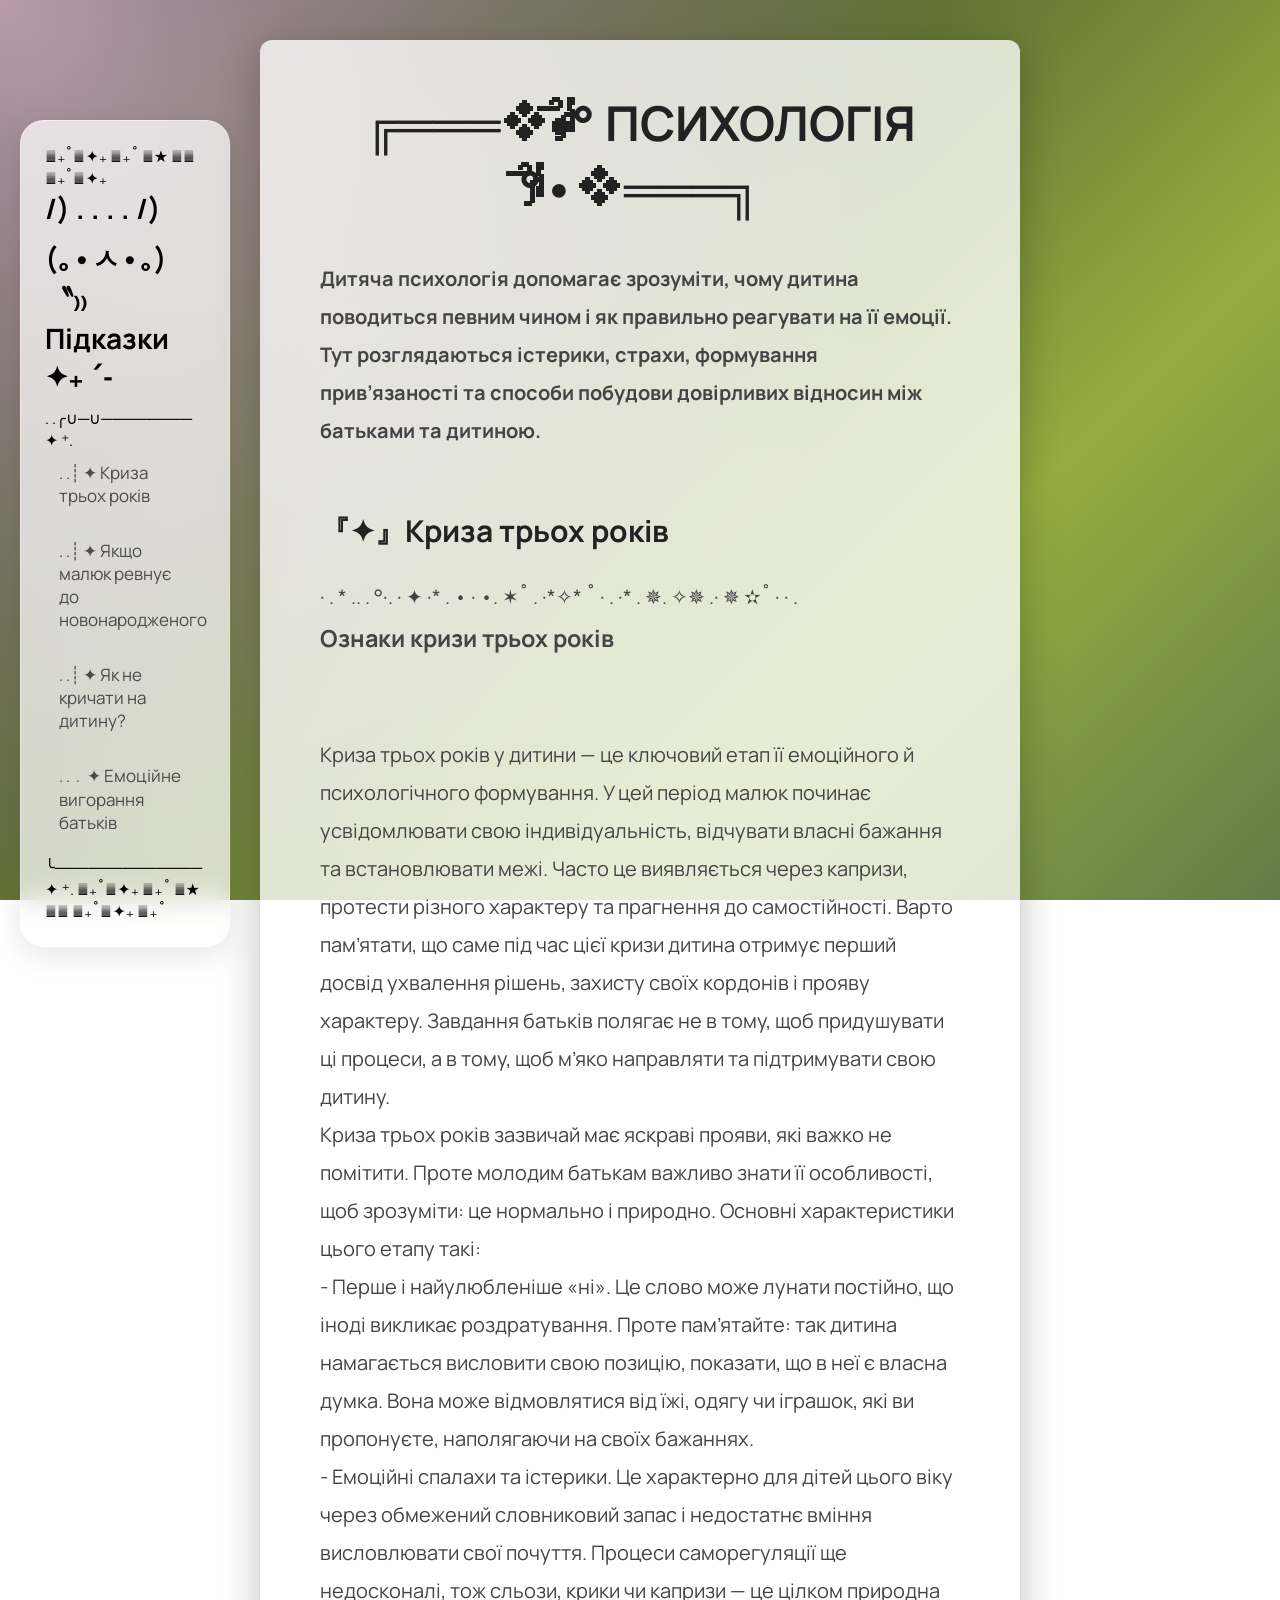
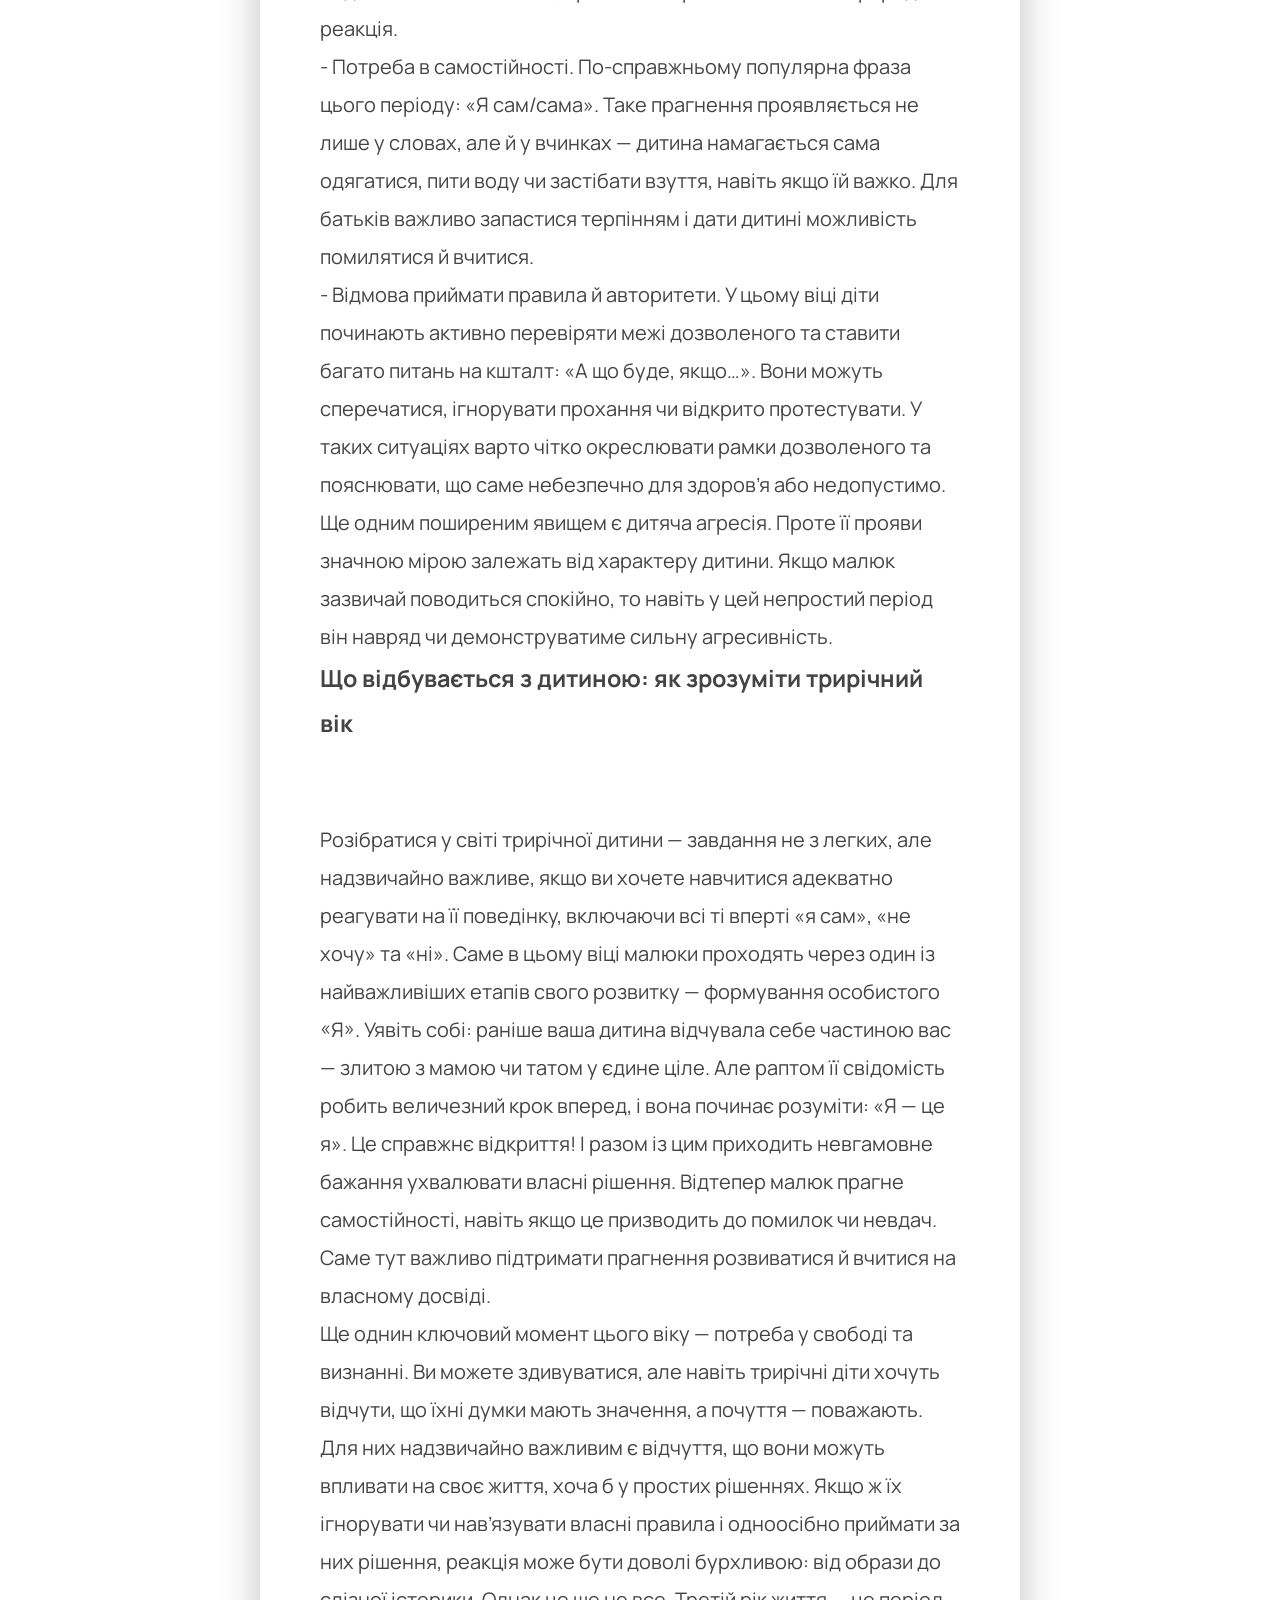
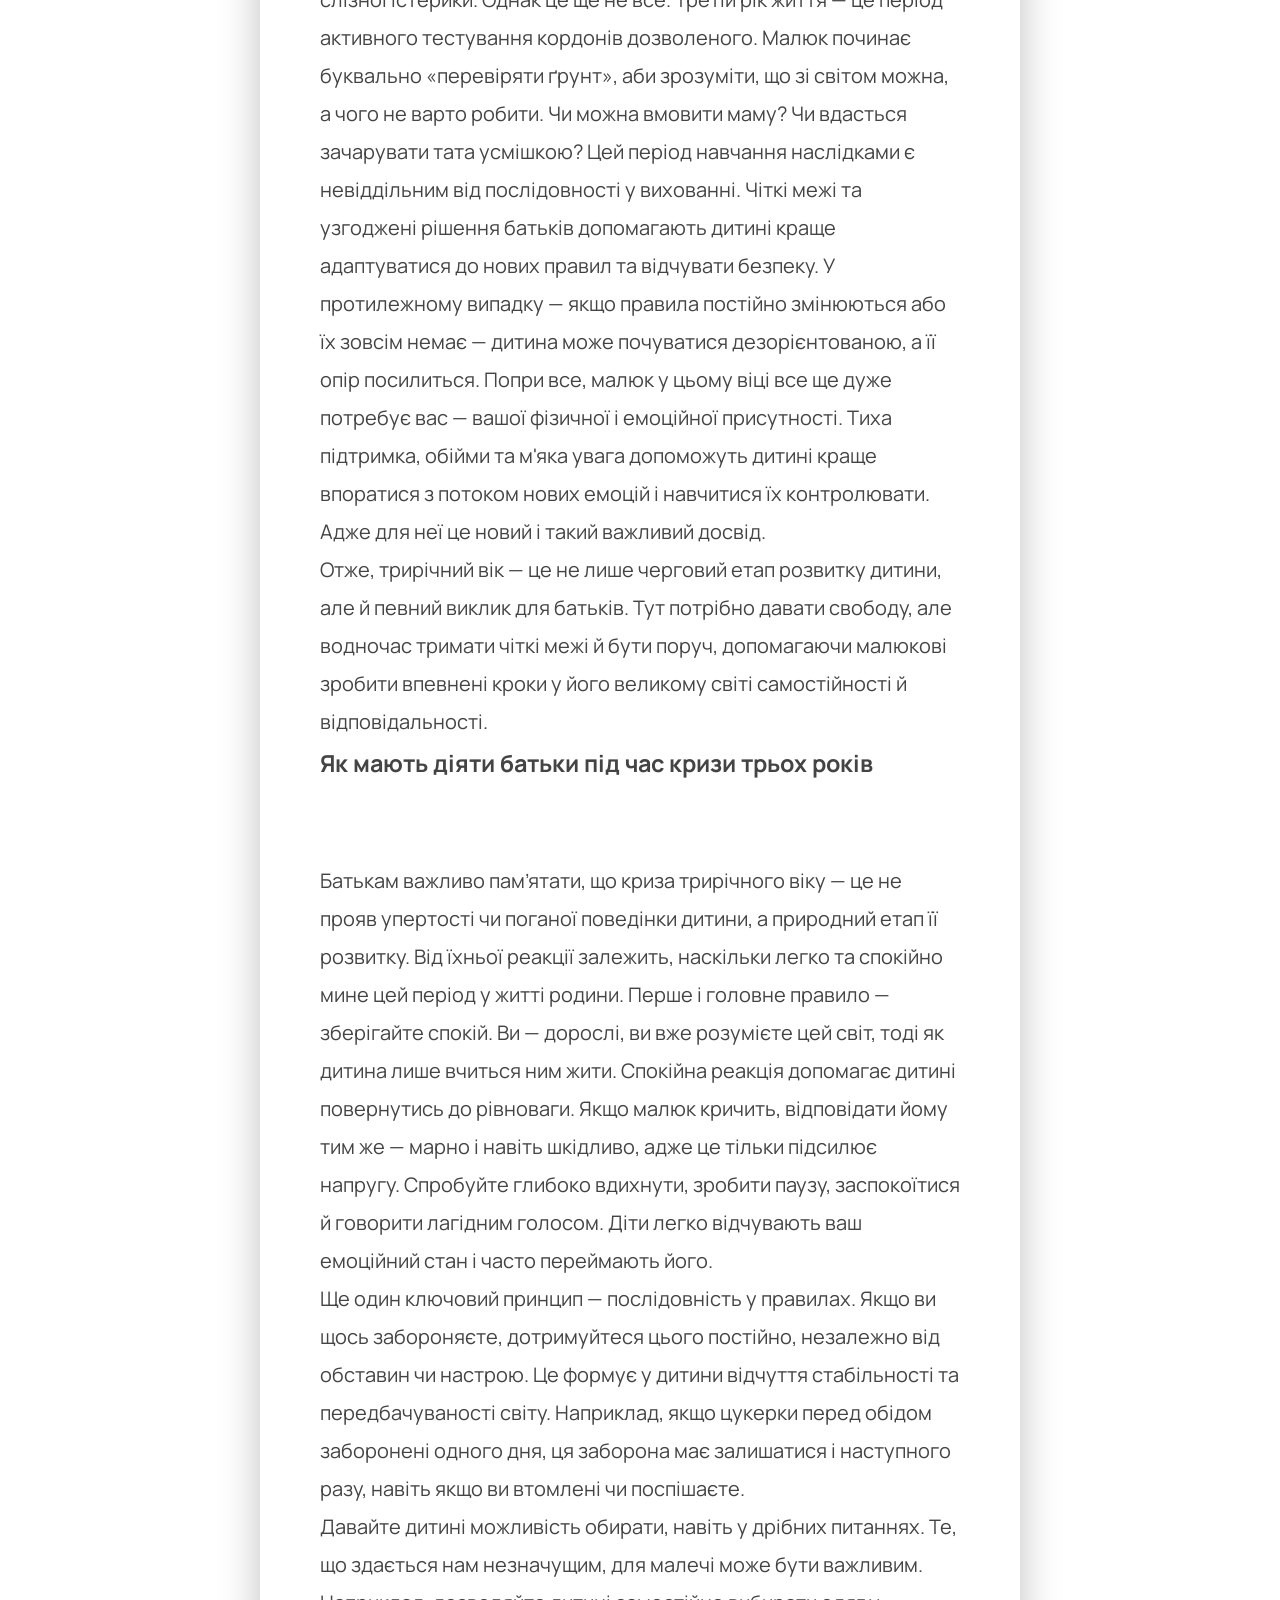
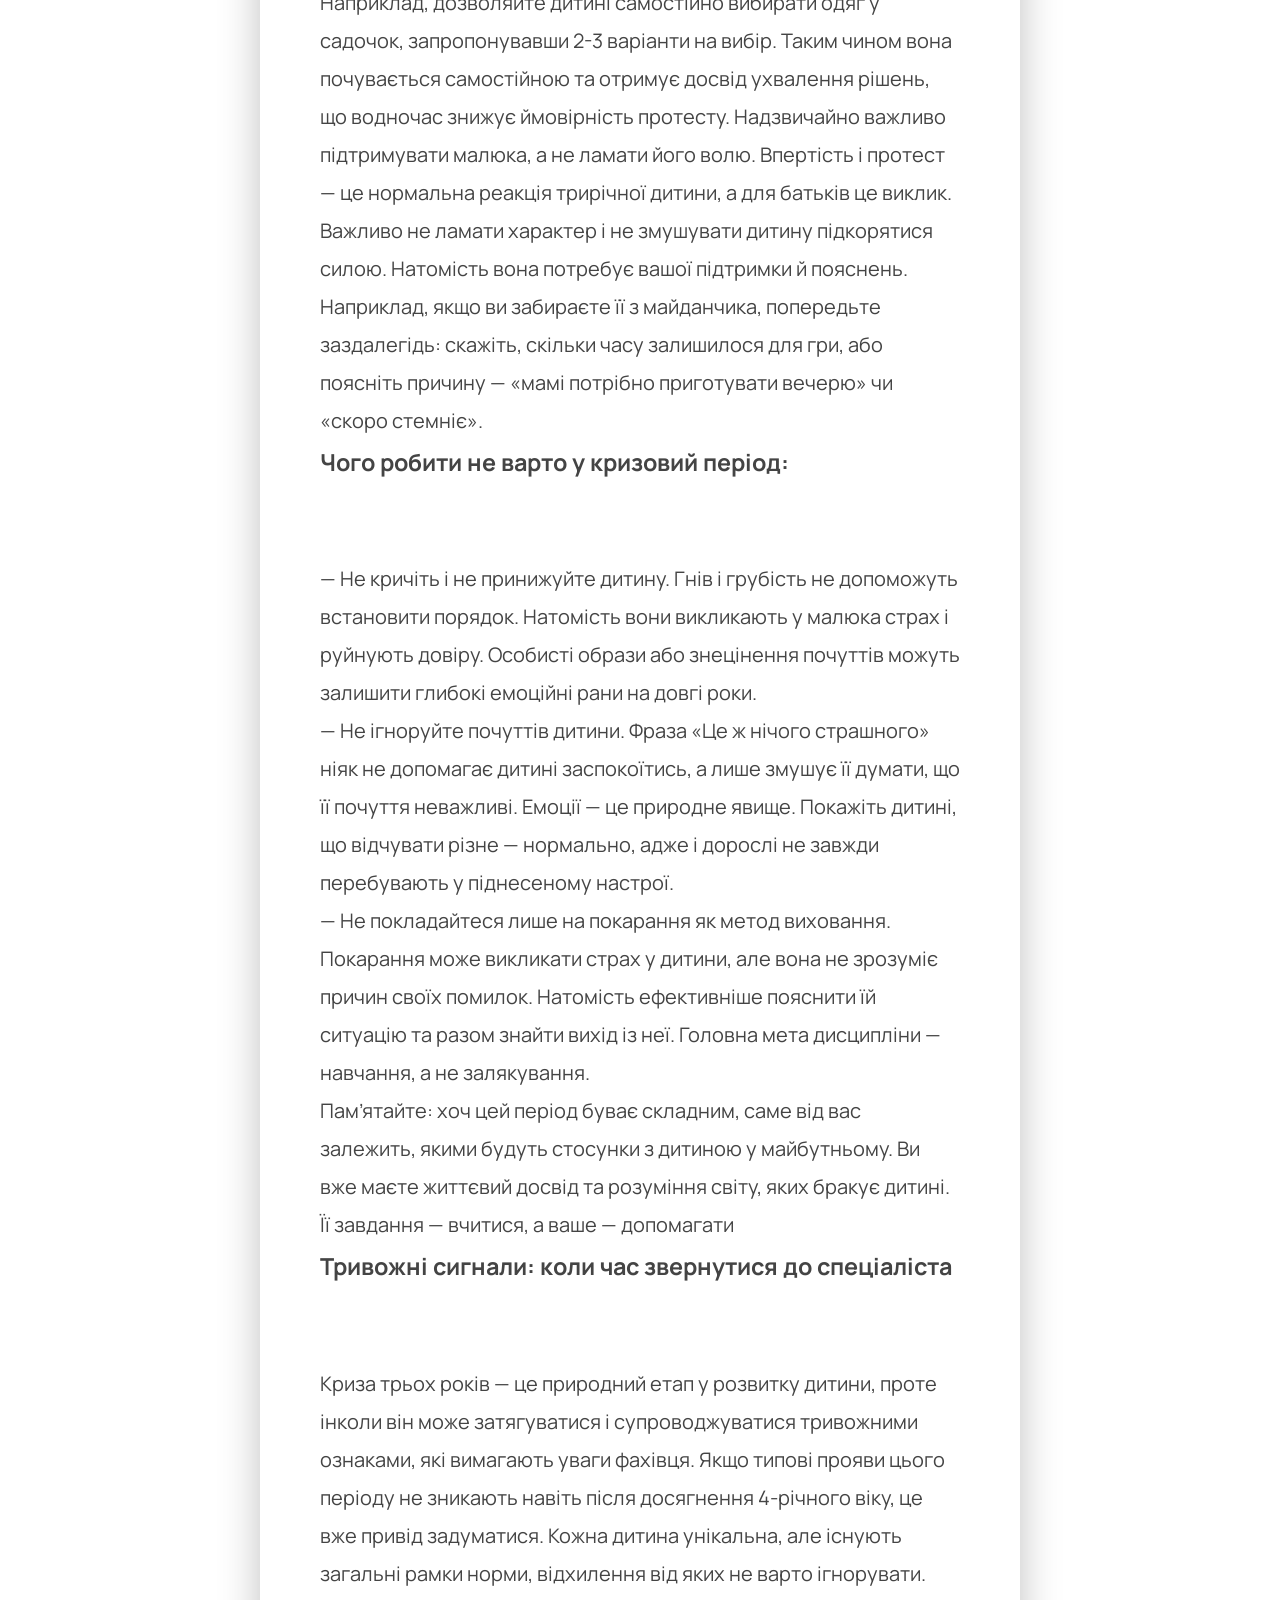
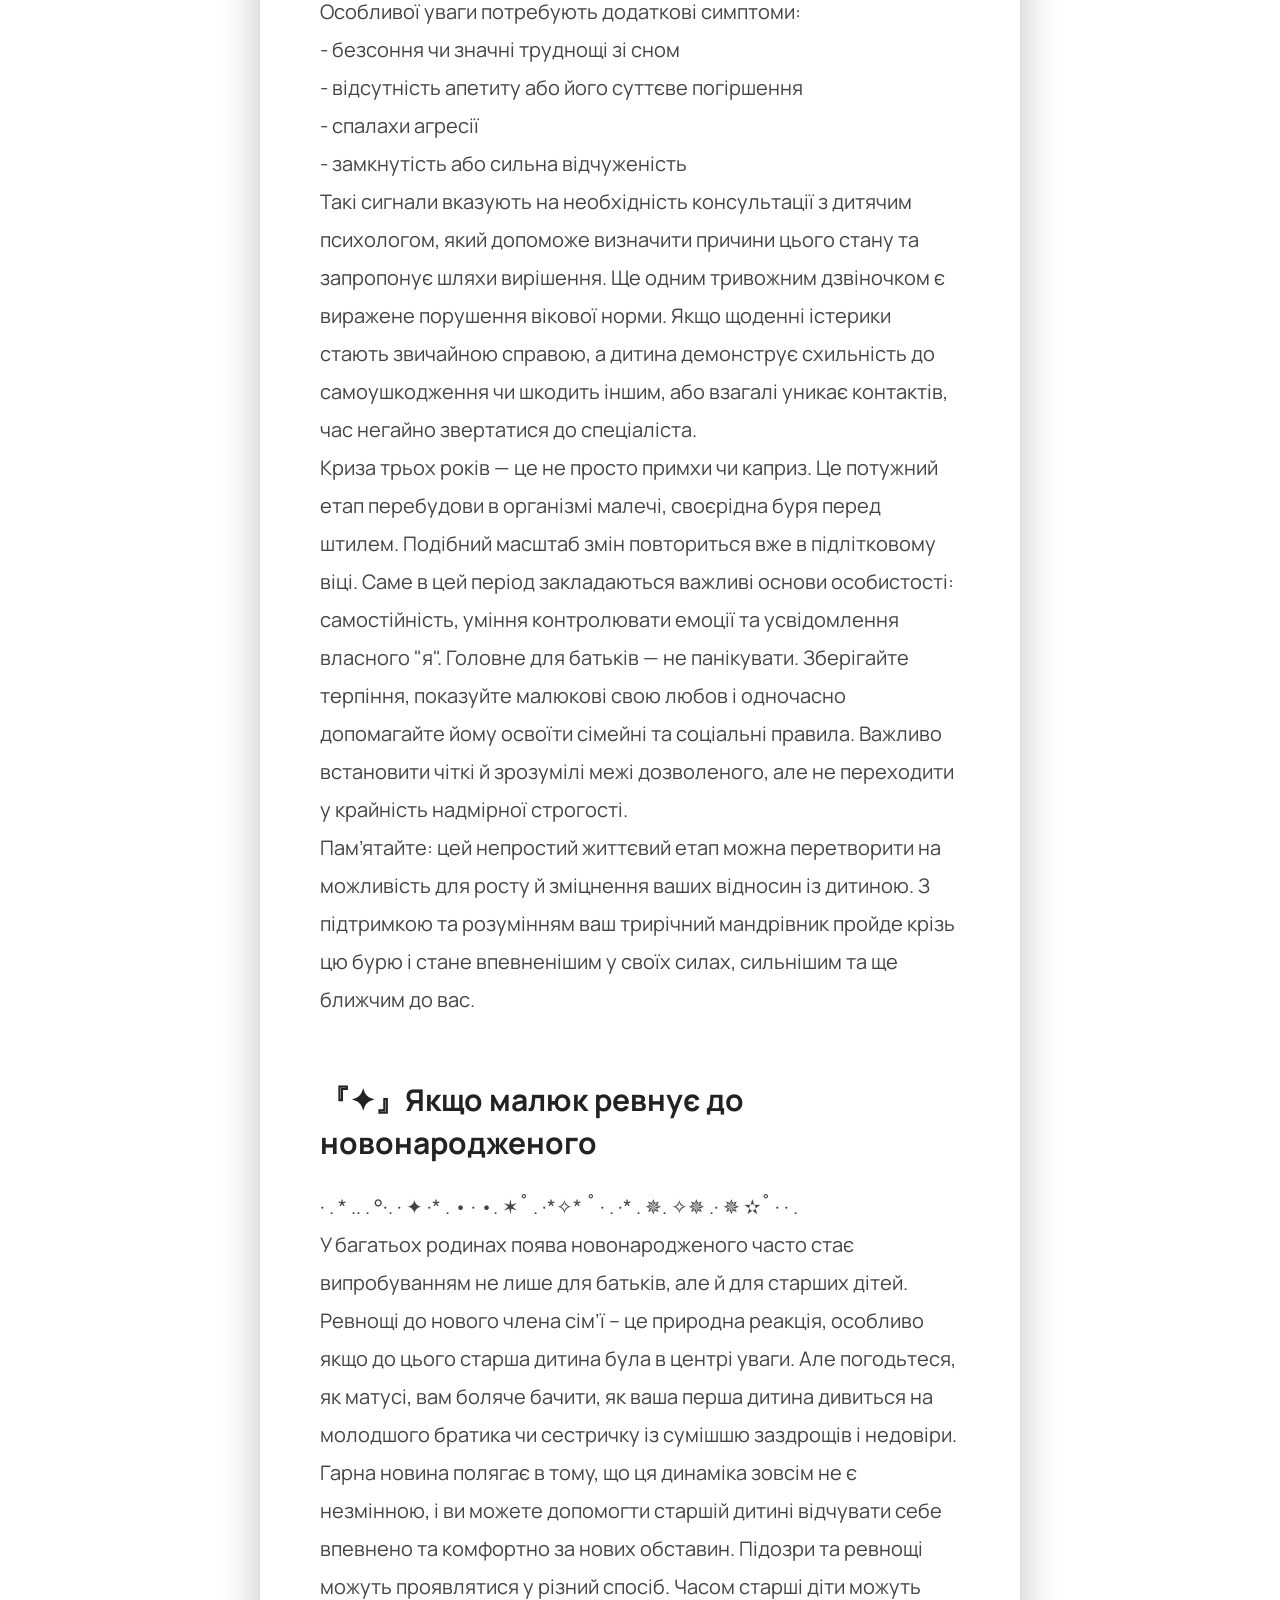
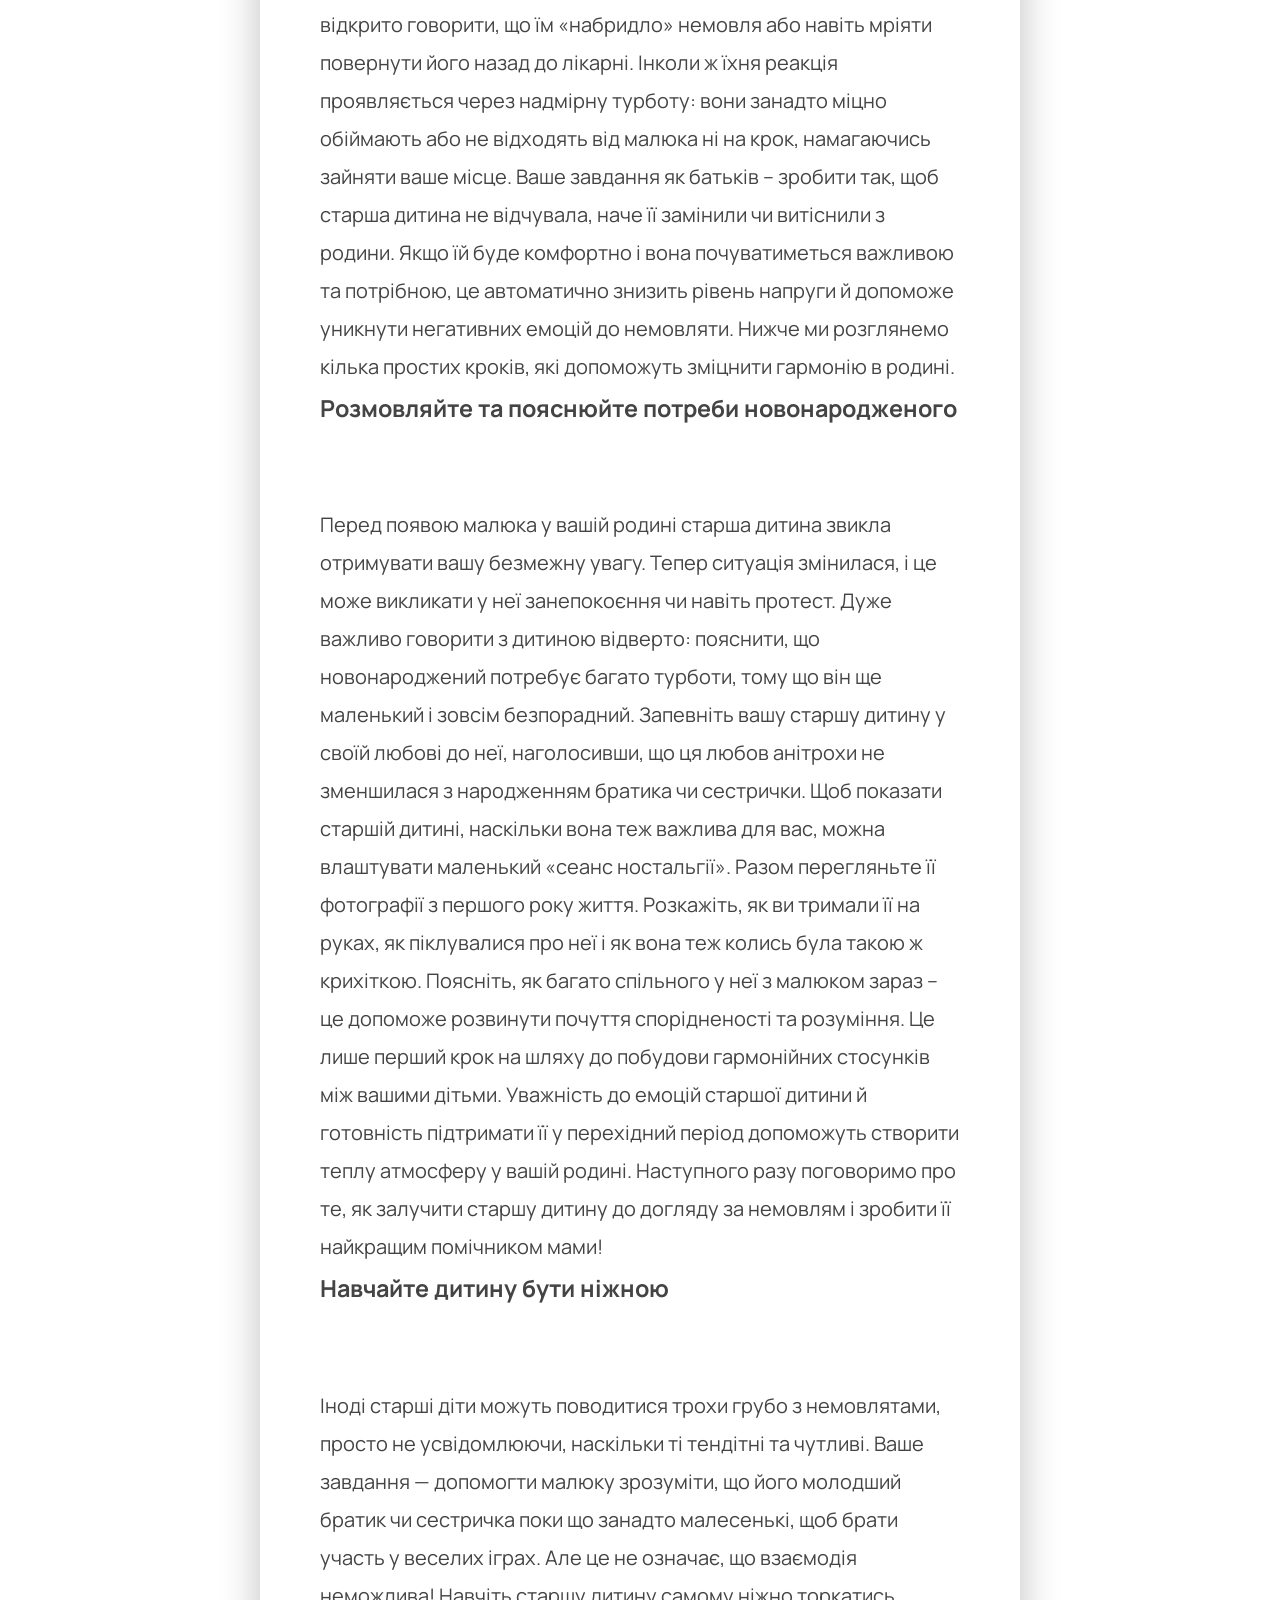
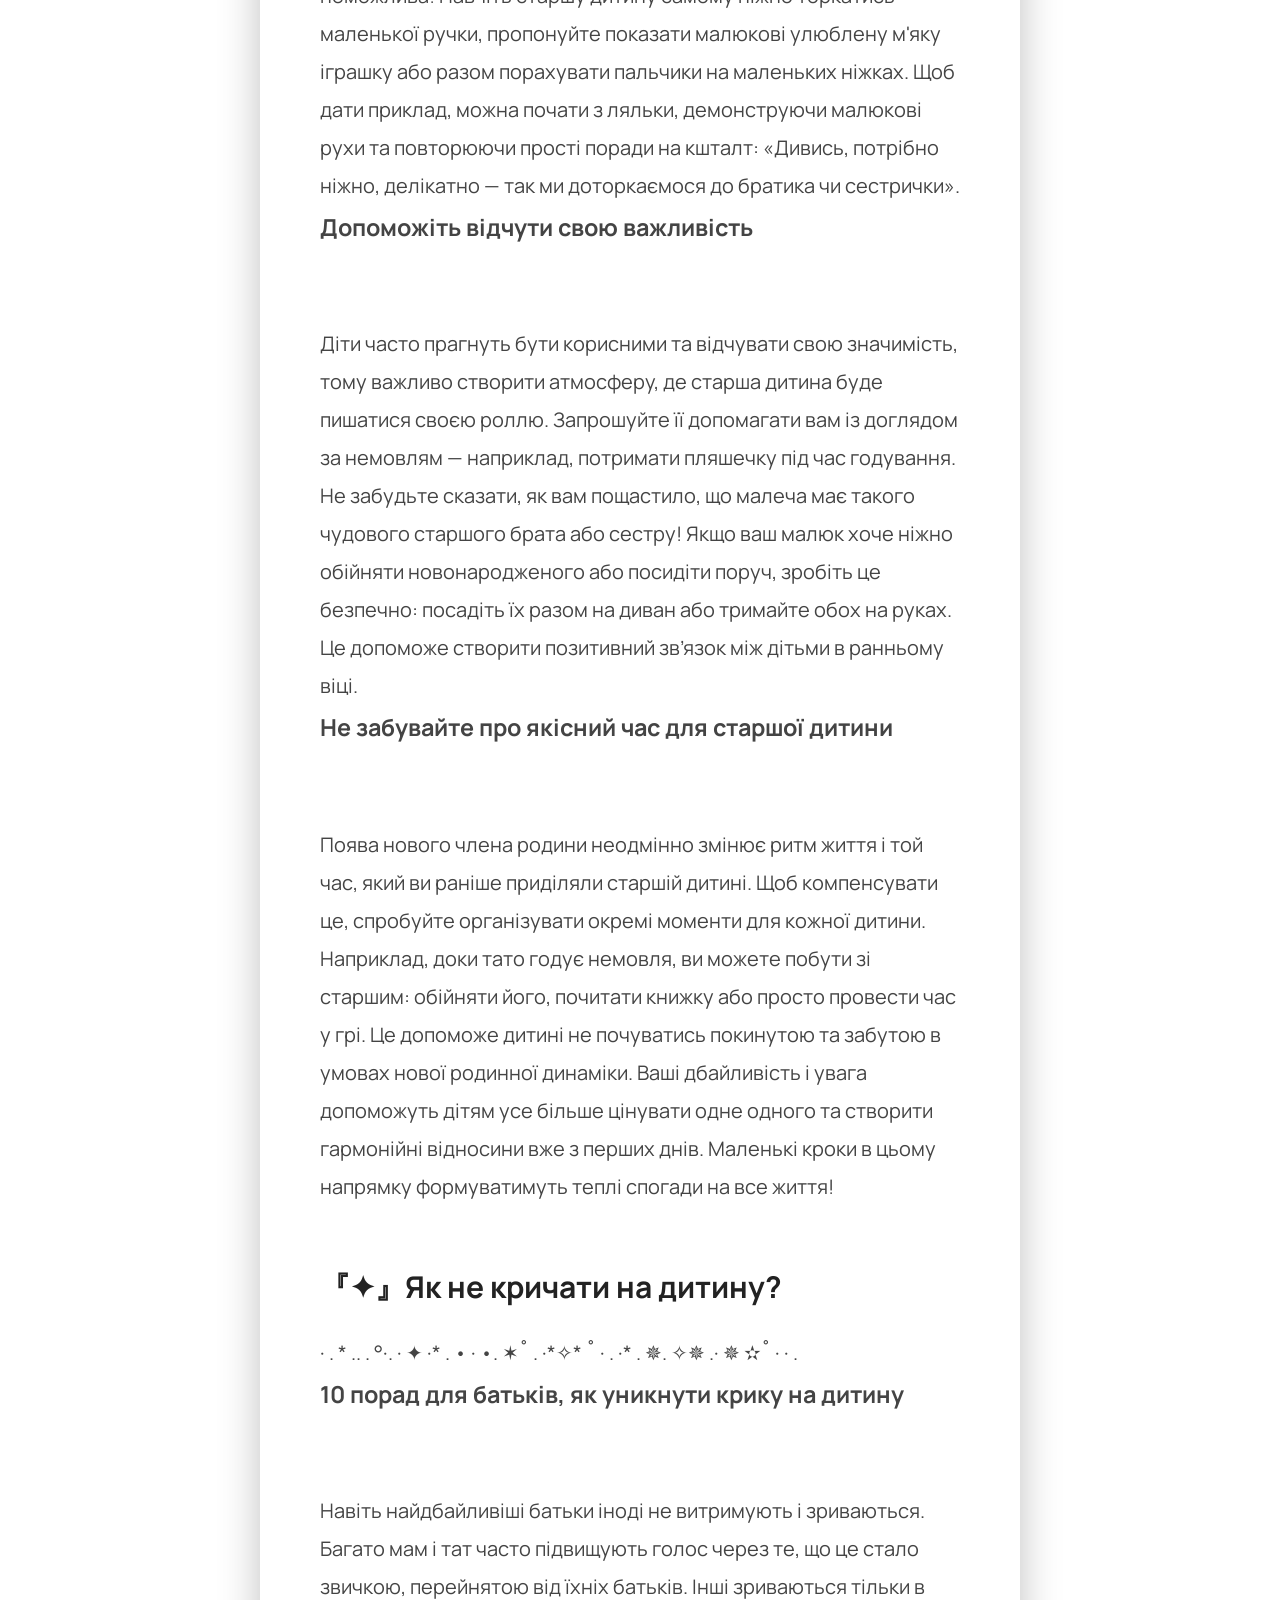
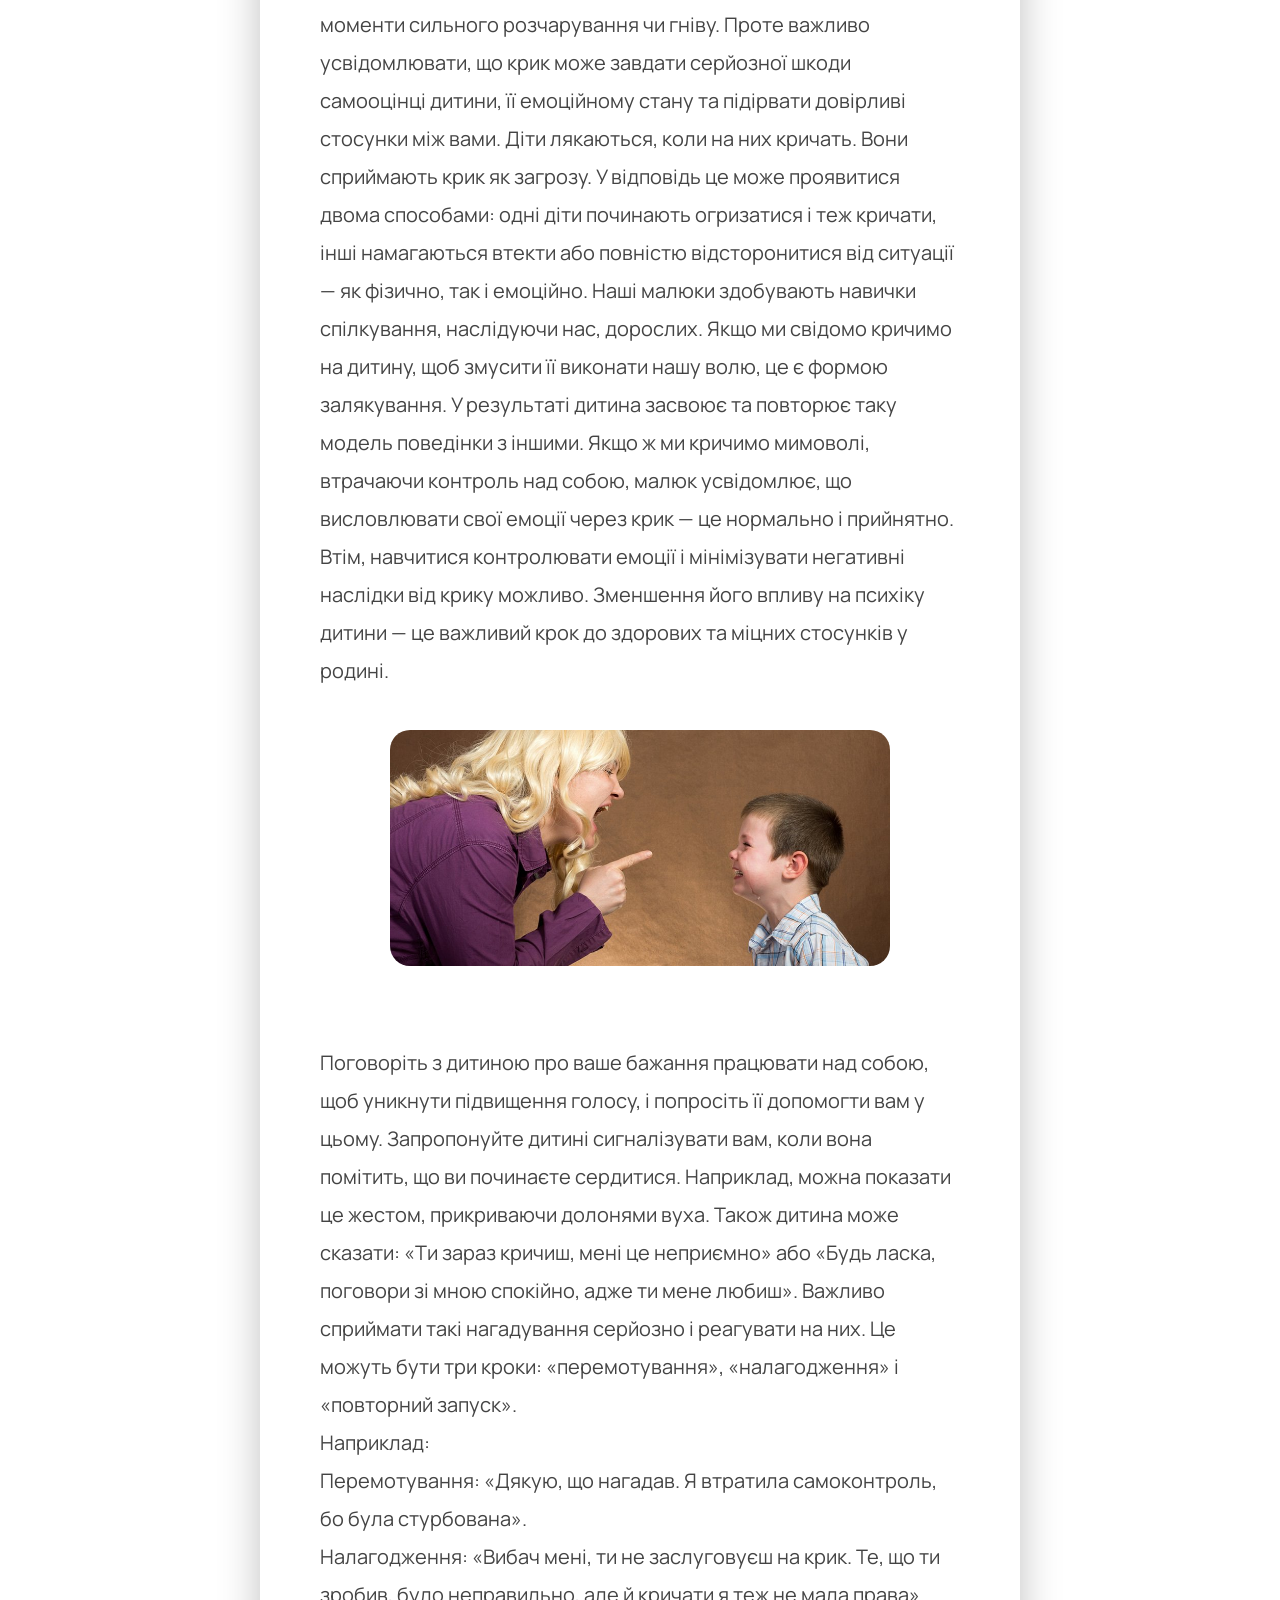
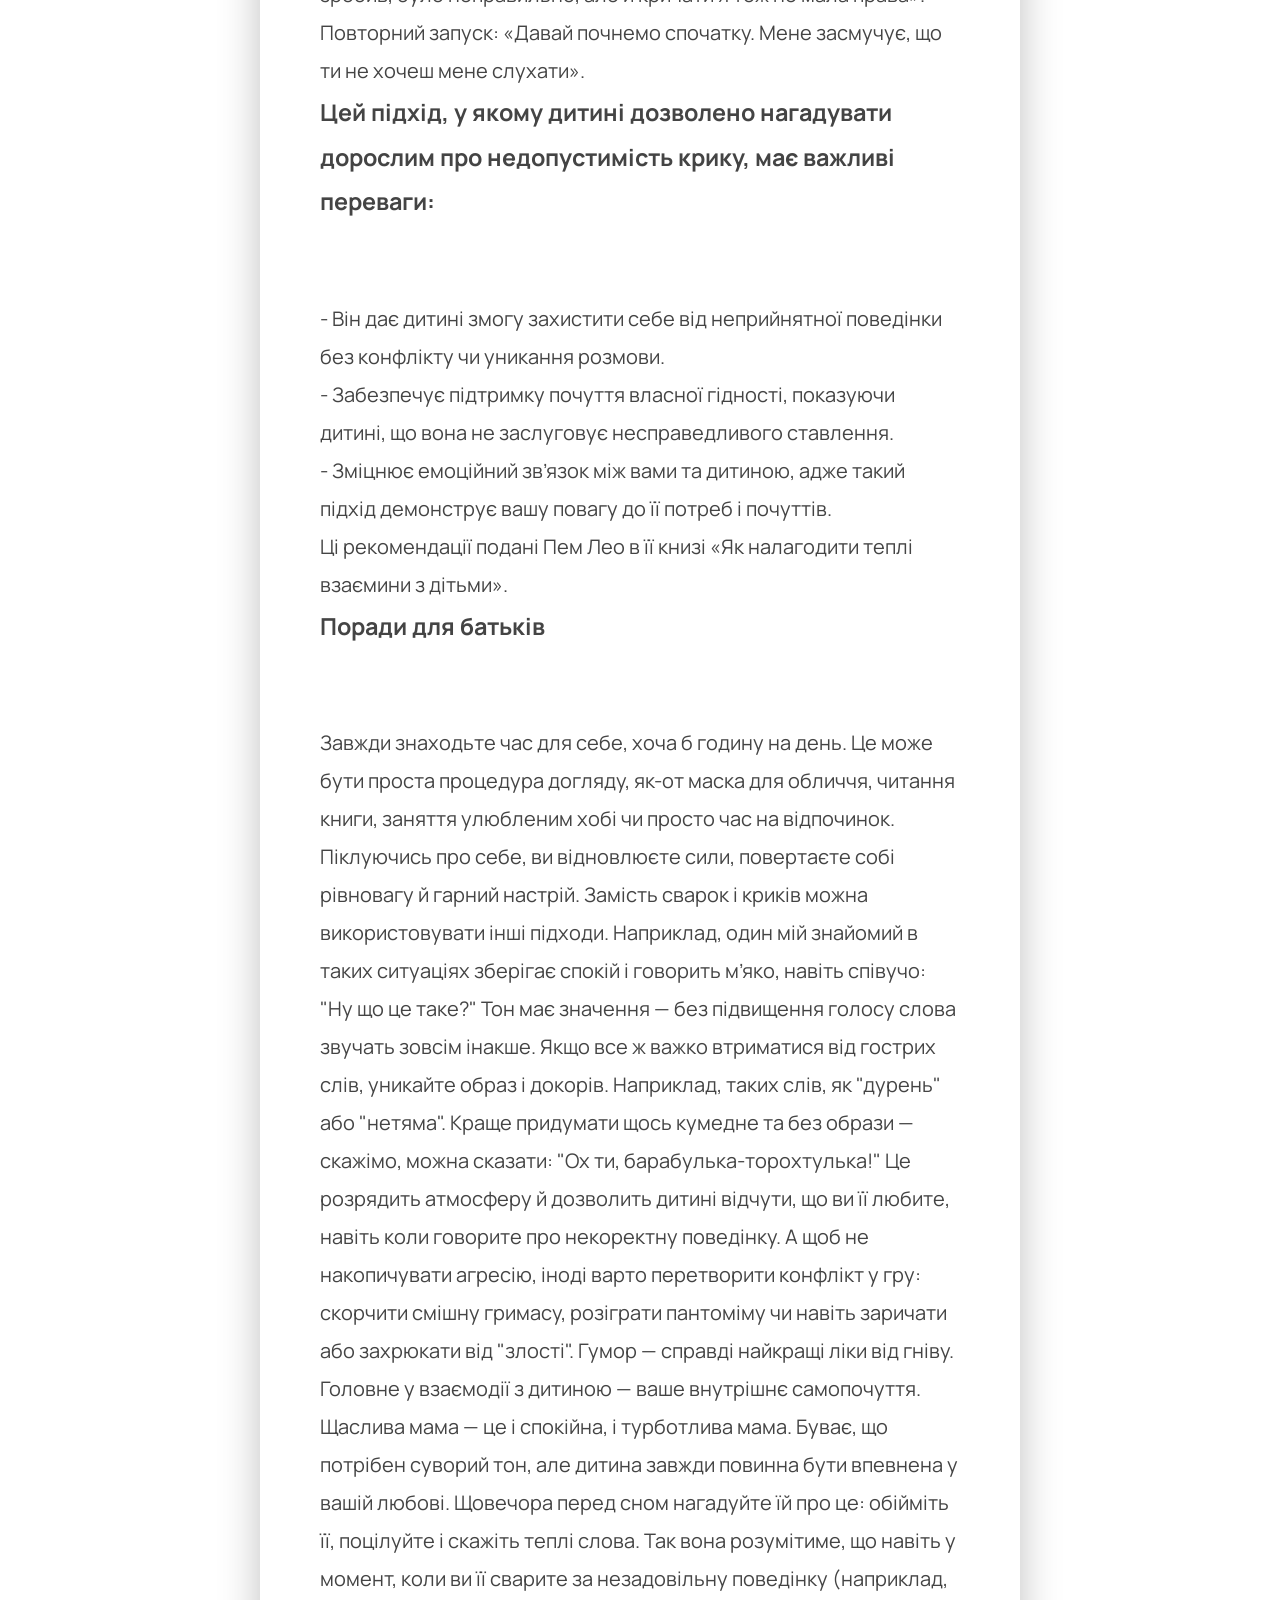
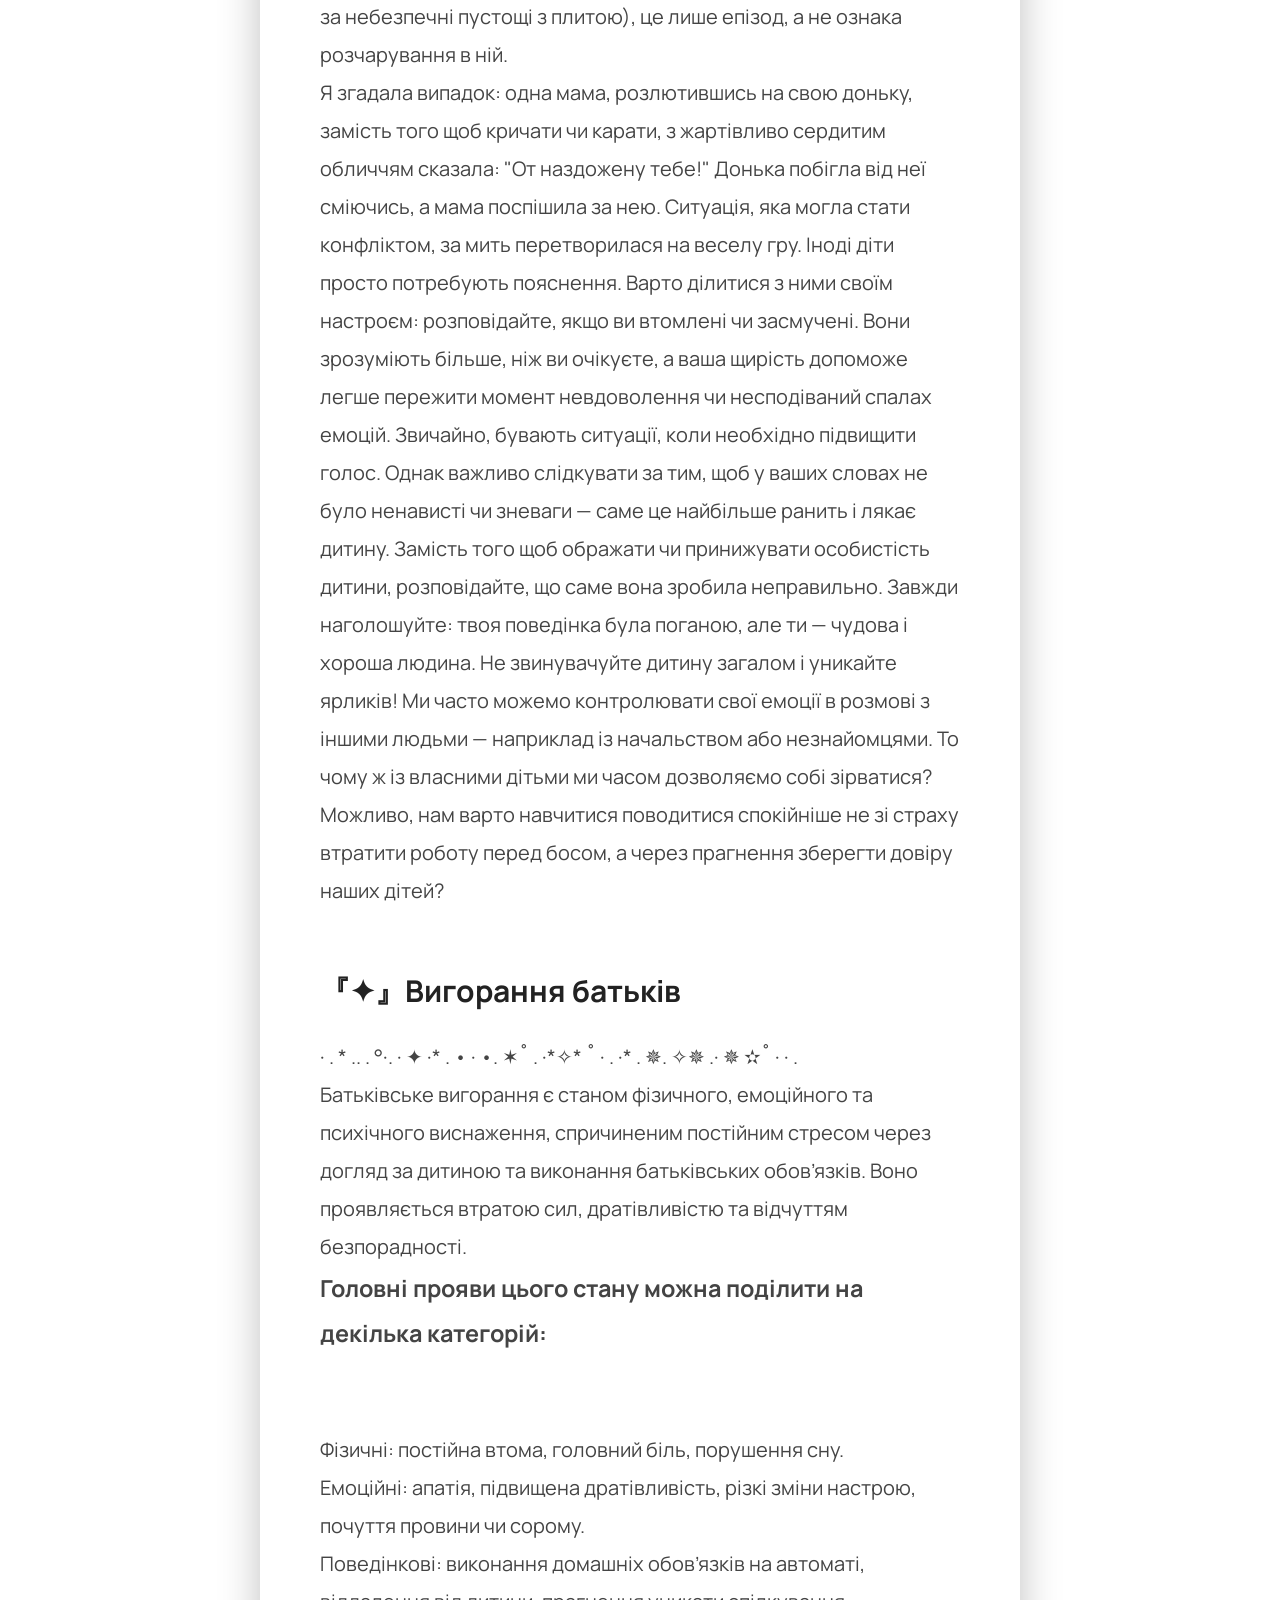
<file: psiho.html>
<!DOCTYPE html>
<html lang="uk">
<head>
<meta charset="UTF-8">
<meta name="viewport" content="width=device-width, initial-scale=1.0">

<title>Психологія</title>

<link href="https://fonts.googleapis.com/css2?family=Manrope:wght@400;600;700&display=swap" rel="stylesheet">

<style>

*{
    margin:0;

    padding:0;

    box-sizing:border-box;
}

body{

    font-family:'Manrope', sans-serif;

    min-height:100vh;

    background:
    radial-gradient(circle at top left, rgba(255,214,231,0.7), transparent 30%),
    radial-gradient(circle at bottom right, rgba(215,236,255,0.7), transparent 35%),
    linear-gradient(
        135deg,
        #101321 0%,
        #94ae3f 35%,
        #243754 70%,
        #1f1d08 100%
    );

    background-attachment: fixed;

    display:flex;

    justify-content:center;

   padding:40px 260px;

        animation: gradientMove 12s ease infinite;

    background-size: 200% 200%;

}

@keyframes gradientMove{

    0%{
        background-position:0% 50%;
    }

    50%{
        background-position:100% 50%;
    }

    100%{
        background-position:0% 50%;
    }

}
    
.main-box{

    width:100%;

    max-width:1100px;

    background:rgba(255,255,255,0.78);

    border-radius:12px;

    padding:50px 60px;

    box-shadow:0 10px 40px rgba(0,0,0,0.25);

    position:relative;

}

.main-title{

    text-align:center;

    font-size:48px;

    font-weight:700;

    margin-bottom:40px;

    color:#222;

}

.subtitle{

    font-size:30px;

    color:#222;

    margin-top:60px;

    margin-bottom:25px;

    font-weight:700;

}

.content{

    font-size:20px;

    line-height:1.9;

    color:#444;

    text-align:left;

}

.tips{

    position:fixed;

    left:20px;

    top:120px;

    width:210px;

    background:rgba(255,255,255,0.72);

    backdrop-filter:blur(14px);

    -webkit-backdrop-filter:blur(14px);

    border:1px solid rgba(255,255,255,0.45);

    border-radius:24px;

    padding:24px;

    box-shadow:
    0 8px 30px rgba(0,0,0,0.10);

}

.tips h3{

    margin-bottom:12px;

    font-size:28px;
}

.tips p{

    line-height:1.8;

}

.side-button:hover{

    transform:

    translateY(-50%)

    scale(1.05);

}
.krik{

    display:block;

    margin:40px auto;

    width:500px;

    border-radius:20px;
}
/* АДАПТИВ */

@media(max-width:1100px){

    .tips{

        display:none;

    }

    .side-button{

        display:none;

    }

    .main-box{

        width:100%;

        padding:30px;
    }

    .main-title{

        font-size:34px;
    }

    .subtitle{

        font-size:24px;
    }

    .content{

        font-size:18px;

    }

}

    html{

    scroll-behavior:smooth;

}

.tips a{

    display:block;

    text-decoration:none;

    color:#4b4b4b;

    margin-bottom:12px;

    transition:0.25s;

    font-size:17px;

    padding:10px 14px;

    border-radius:14px;

}

.tips a:hover{

    background:rgba(255,255,255,0.55);

    color:#ff7aa2;

    transform:translateX(4px);

}
    
.side-card{

    position:fixed;

    right:20px;

    top:120px;

    width:220px;

    background:rgba(255,255,255,0.82);

    backdrop-filter:blur(12px);

    -webkit-backdrop-filter:blur(12px);

    border-radius:20px;

    padding:18px;

    box-shadow:0 10px 20px rgba(0,0,0,0.15);

    text-align:center;

    z-index:100;

}

.side-card:hover{

    transform:

    translateY(-50%)

    scale(1.03);

    box-shadow:

    0 10px 30px rgba(0,0,0,0.25),

    0 0 25px rgba(255,122,162,0.7),

    0 0 50px rgba(255,182,193,0.55);

}

@keyframes floating {

    0%{

        transform: translateY(-50%) translateY(0px);

    }

    50%{

        transform: translateY(-50%) translateY(-10px);

    }

    100%{

        transform: translateY(-50%) translateY(0px);

    }

}

.app-image{

    width:100%;

    border-radius:15px;

    margin-bottom:15px;

}

.side-card h4{

    font-size:24px;

    margin-bottom:10px;

    color:#222;

}

.side-card p{

    font-size:16px;

    line-height:1.6;

    color:#555;

}

    
</style>
</head>

<body>

<div class="tips">
⧣₊˚﹒✦₊  ⧣₊˚  𓂃★   ⸝⸝ ⧣₊˚﹒✦₊
           <h3>  /) . . . . /)</h3>
    <h3>    (｡•ㅅ•｡)〝₎₎ Підказки ✦₊ ˊ˗</h3>
. .╭∪─∪──────── ✦ ⁺.
    <a href="#p">. .┊ ✦ Криза трьох років</a>
    <a href="#o">. .┊ ✦ Якщо малюк ревнує до новонародженого</a>
    <a href="#n">. .┊ ✦ Як не кричати на дитину?</a>
    <a href="#i">. .﹒✦ Емоційне вигорання батьків</a>
   ╰─────────────  ✦ ⁺.
⧣₊˚﹒✦₊  ⧣₊˚  𓂃★    ⸝⸝ ⧣₊˚﹒✦₊  ⧣₊˚
</div>

<div class="main-box">

    <div class="main-title">
        ╔═══❖•ೋ° ПСИХОЛОГІЯ °ೋ•❖═══╗
    </div>

    <div class="content">

        <b>Дитяча психологія допомагає зрозуміти, чому дитина поводиться певним чином і як правильно реагувати на її емоції. Тут розглядаються істерики, страхи, формування прив’язаності та способи побудови довірливих відносин між батьками та дитиною. </b>

    </div>

<div class="subtitle" id="p">
       『✦』Криза трьох років
    </div>

    <div class="content">
       
·   . *              ..       .  °·.     ·  ✦       ·* .  •     ·  •.   ✶˚  .   ·*✧* ˚     · . ·* .       ✵.          ✧✵ .·      ✵  ✫˚            · · .    <br>
    <h3><b>  Ознаки кризи трьох років </b></h3><br><br>
Криза трьох років у дитини — це ключовий етап її емоційного й психологічного формування. У цей період малюк починає усвідомлювати свою індивідуальність, відчувати власні бажання та встановлювати межі. Часто це виявляється через капризи, протести різного характеру та прагнення до самостійності. Варто пам’ятати, що саме під час цієї кризи дитина отримує перший досвід ухвалення рішень, захисту своїх кордонів і прояву характеру. Завдання батьків полягає не в тому, щоб придушувати ці процеси, а в тому, щоб м’яко направляти та підтримувати свою дитину.
<br>
Криза трьох років зазвичай має яскраві прояви, які важко не помітити. Проте молодим батькам важливо знати її особливості, щоб зрозуміти: це нормально і природно. Основні характеристики цього етапу такі:
<br>
- Перше і найулюбленіше «ні». Це слово може лунати постійно, що іноді викликає роздратування. Проте пам’ятайте: так дитина намагається висловити свою позицію, показати, що в неї є власна думка. Вона може відмовлятися від їжі, одягу чи іграшок, які ви пропонуєте, наполягаючи на своїх бажаннях.
<br>
- Емоційні спалахи та істерики. Це характерно для дітей цього віку через обмежений словниковий запас і недостатнє вміння висловлювати свої почуття. Процеси саморегуляції ще недосконалі, тож сльози, крики чи капризи — це цілком природна реакція.
<br>
- Потреба в самостійності. По-справжньому популярна фраза цього періоду: «Я сам/сама». Таке прагнення проявляється не лише у словах, але й у вчинках — дитина намагається сама одягатися, пити воду чи застібати взуття, навіть якщо їй важко. Для батьків важливо запастися терпінням і дати дитині можливість помилятися й вчитися.
<br>
- Відмова приймати правила й авторитети. У цьому віці діти починають активно перевіряти межі дозволеного та ставити багато питань на кшталт: «А що буде, якщо…». Вони можуть сперечатися, ігнорувати прохання чи відкрито протестувати. У таких ситуаціях варто чітко окреслювати рамки дозволеного та пояснювати, що саме небезпечно для здоров’я або недопустимо.
<br>
Ще одним поширеним явищем є дитяча агресія. Проте її прояви значною мірою залежать від характеру дитини. Якщо малюк зазвичай поводиться спокійно, то навіть у цей непростий період він навряд чи демонструватиме сильну агресивність.
<br>

<h3><b>Що відбувається з дитиною: як зрозуміти трирічний вік</b></h3><br><br>

Розібратися у світі трирічної дитини — завдання не з легких, але надзвичайно важливе, якщо ви хочете навчитися адекватно реагувати на її поведінку, включаючи всі ті вперті «я сам», «не хочу» та «ні». Саме в цьому віці малюки проходять через один із найважливіших етапів свого розвитку — формування особистого «Я».

Уявіть собі: раніше ваша дитина відчувала себе частиною вас — злитою з мамою чи татом у єдине ціле. Але раптом її свідомість робить величезний крок вперед, і вона починає розуміти: «Я — це я». Це справжнє відкриття! І разом із цим приходить невгамовне бажання ухвалювати власні рішення. Відтепер малюк прагне самостійності, навіть якщо це призводить до помилок чи невдач. Саме тут важливо підтримати прагнення розвиватися й вчитися на власному досвіді.
<br>
Ще однин ключовий момент цього віку — потреба у свободі та визнанні. Ви можете здивуватися, але навіть трирічні діти хочуть відчути, що їхні думки мають значення, а почуття — поважають. Для них надзвичайно важливим є відчуття, що вони можуть впливати на своє життя, хоча б у простих рішеннях. Якщо ж їх ігнорувати чи нав’язувати власні правила і одноосібно приймати за них рішення, реакція може бути доволі бурхливою: від образи до слізної істерики.

Однак це ще не все. Третій рік життя — це період активного тестування кордонів дозволеного. Малюк починає буквально «перевіряти ґрунт», аби зрозуміти, що зі світом можна, а чого не варто робити. Чи можна вмовити маму? Чи вдасться зачарувати тата усмішкою? Цей період навчання наслідками є невіддільним від послідовності у вихованні. Чіткі межі та узгоджені рішення батьків допомагають дитині краще адаптуватися до нових правил та відчувати безпеку. У протилежному випадку — якщо правила постійно змінюються або їх зовсім немає — дитина може почуватися дезорієнтованою, а її опір посилиться.

Попри все, малюк у цьому віці все ще дуже потребує вас — вашої фізичної і емоційної присутності. Тиха підтримка, обійми та м'яка увага допоможуть дитині краще впоратися з потоком нових емоцій і навчитися їх контролювати. Адже для неї це новий і такий важливий досвід.
<br>
Отже, трирічний вік — це не лише черговий етап розвитку дитини, але й певний виклик для батьків. Тут потрібно давати свободу, але водночас тримати чіткі межі й бути поруч, допомагаючи малюкові зробити впевнені кроки у його великому світі самостійності й відповідальності.


      <h3><b>Як мають діяти батьки під час кризи трьох років </b></h3><br><br>

Батькам важливо пам’ятати, що криза трирічного віку — це не прояв упертості чи поганої поведінки дитини, а природний етап її розвитку. Від їхньої реакції залежить, наскільки легко та спокійно мине цей період у житті родини. 

Перше і головне правило — зберігайте спокій. Ви — дорослі, ви вже розумієте цей світ, тоді як дитина лише вчиться ним жити. Спокійна реакція допомагає дитині повернутись до рівноваги. Якщо малюк кричить, відповідати йому тим же — марно і навіть шкідливо, адже це тільки підсилює напругу. Спробуйте глибоко вдихнути, зробити паузу, заспокоїтися й говорити лагідним голосом. Діти легко відчувають ваш емоційний стан і часто переймають його. 
<br>
Ще один ключовий принцип — послідовність у правилах. Якщо ви щось забороняєте, дотримуйтеся цього постійно, незалежно від обставин чи настрою. Це формує у дитини відчуття стабільності та передбачуваності світу. Наприклад, якщо цукерки перед обідом заборонені одного дня, ця заборона має залишатися і наступного разу, навіть якщо ви втомлені чи поспішаєте. 
<br>
Давайте дитині можливість обирати, навіть у дрібних питаннях. Те, що здається нам незначущим, для малечі може бути важливим. Наприклад, дозволяйте дитині самостійно вибирати одяг у садочок, запропонувавши 2-3 варіанти на вибір. Таким чином вона почувається самостійною та отримує досвід ухвалення рішень, що водночас знижує ймовірність протесту.

Надзвичайно важливо підтримувати малюка, а не ламати його волю. Впертість і протест — це нормальна реакція трирічної дитини, а для батьків це виклик. Важливо не ламати характер і не змушувати дитину підкорятися силою. Натомість вона потребує вашої підтримки й пояснень. Наприклад, якщо ви забираєте її з майданчика, попередьте заздалегідь: скажіть, скільки часу залишилося для гри, або поясніть причину — «мамі потрібно приготувати вечерю» чи «скоро стемніє». 
<br>

     <h3><b> Чого робити не варто у кризовий період: </b></h3><br><br>

— Не кричіть і не принижуйте дитину. Гнів і грубість не допоможуть встановити порядок. Натомість вони викликають у малюка страх і руйнують довіру. Особисті образи або знецінення почуттів можуть залишити глибокі емоційні рани на довгі роки.
<br>
— Не ігноруйте почуттів дитини. Фраза «Це ж нічого страшного» ніяк не допомагає дитині заспокоїтись, а лише змушує її думати, що її почуття неважливі. Емоції — це природне явище. Покажіть дитині, що відчувати різне — нормально, адже і дорослі не завжди перебувають у піднесеному настрої.
<br>
— Не покладайтеся лише на покарання як метод виховання. Покарання може викликати страх у дитини, але вона не зрозуміє причин своїх помилок. Натомість ефективніше пояснити їй ситуацію та разом знайти вихід із неї. Головна мета дисципліни — навчання, а не залякування.
<br>
Пам’ятайте: хоч цей період буває складним, саме від вас залежить, якими будуть стосунки з дитиною у майбутньому. Ви вже маєте життєвий досвід та розуміння світу, яких бракує дитині. Її завдання — вчитися, а ваше — допомагати
<br>

     <h3><b> Тривожні сигнали: коли час звернутися до спеціаліста</b></h3><br><br>

Криза трьох років — це природний етап у розвитку дитини, проте інколи він може затягуватися і супроводжуватися тривожними ознаками, які вимагають уваги фахівця. Якщо типові прояви цього періоду не зникають навіть після досягнення 4-річного віку, це вже привід задуматися. Кожна дитина унікальна, але існують загальні рамки норми, відхилення від яких не варто ігнорувати. Особливої уваги потребують додаткові симптоми:
<br>
- безсоння чи значні труднощі зі сном<br>
- відсутність апетиту або його суттєве погіршення<br> 
- спалахи агресії<br>
- замкнутість або сильна відчуженість<br>

Такі сигнали вказують на необхідність консультації з дитячим психологом, який допоможе визначити причини цього стану та запропонує шляхи вирішення.

Ще одним тривожним дзвіночком є виражене порушення вікової норми. Якщо щоденні істерики стають звичайною справою, а дитина демонструє схильність до самоушкодження чи шкодить іншим, або взагалі уникає контактів, час негайно звертатися до спеціаліста. 
<br>
Криза трьох років — це не просто примхи чи каприз. Це потужний етап перебудови в організмі малечі, своєрідна буря перед штилем. Подібний масштаб змін повториться вже в підлітковому віці. Саме в цей період закладаються важливі основи особистості: самостійність, уміння контролювати емоції та усвідомлення власного "я".  

Головне для батьків — не панікувати. Зберігайте терпіння, показуйте малюкові свою любов і одночасно допомагайте йому освоїти сімейні та соціальні правила. Важливо встановити чіткі й зрозумілі межі дозволеного, але не переходити у крайність надмірної строгості.  
<br>
Пам’ятайте: цей непростий життєвий етап можна перетворити на можливість для росту й зміцнення ваших відносин із дитиною. З підтримкою та розумінням ваш трирічний мандрівник пройде крізь цю бурю і стане впевненішим у своїх силах, сильнішим та ще ближчим до вас.
<br>
      
    </div>

<div class="subtitle" id="o">
       『✦』Якщо малюк ревнує до новонародженого
    </div>

    <div class="content">
       
·   . *              ..       .  °·.     ·  ✦       ·* .  •     ·  •.   ✶˚  .   ·*✧* ˚     · . ·* .       ✵.          ✧✵ .·      ✵  ✫˚            · · .    <br>

У багатьох родинах поява новонародженого часто стає випробуванням не лише для батьків, але й для старших дітей. Ревнощі до нового члена сім’ї – це природна реакція, особливо якщо до цього старша дитина була в центрі уваги. Але погодьтеся, як матусі, вам боляче бачити, як ваша перша дитина дивиться на молодшого братика чи сестричку із сумішшю заздрощів і недовіри. Гарна новина полягає в тому, що ця динаміка зовсім не є незмінною, і ви можете допомогти старшій дитині відчувати себе впевнено та комфортно за нових обставин.

Підозри та ревнощі можуть проявлятися у різний спосіб. Часом старші діти можуть відкрито говорити, що їм «набридло» немовля або навіть мріяти повернути його назад до лікарні. Інколи ж їхня реакція проявляється через надмірну турботу: вони занадто міцно обіймають або не відходять від малюка ні на крок, намагаючись зайняти ваше місце.

Ваше завдання як батьків – зробити так, щоб старша дитина не відчувала, наче її замінили чи витіснили з родини. Якщо їй буде комфортно і вона почуватиметься важливою та потрібною, це автоматично знизить рівень напруги й допоможе уникнути негативних емоцій до немовляти. Нижче ми розглянемо кілька простих кроків, які допоможуть зміцнити гармонію в родині.
<br>

     <h3><b> Розмовляйте та пояснюйте потреби новонародженого</b></h3><br><br>

Перед появою малюка у вашій родині старша дитина звикла отримувати вашу безмежну увагу. Тепер ситуація змінилася, і це може викликати у неї занепокоєння чи навіть протест. Дуже важливо говорити з дитиною відверто: пояснити, що новонароджений потребує багато турботи, тому що він ще маленький і зовсім безпорадний. Запевніть вашу старшу дитину у своїй любові до неї, наголосивши, що ця любов анітрохи не зменшилася з народженням братика чи сестрички.

Щоб показати старшій дитині, наскільки вона теж важлива для вас, можна влаштувати маленький «сеанс ностальгії». Разом перегляньте її фотографії з першого року життя. Розкажіть, як ви тримали її на руках, як піклувалися про неї і як вона теж колись була такою ж крихіткою. Поясніть, як багато спільного у неї з малюком зараз – це допоможе розвинути почуття спорідненості та розуміння.

Це лише перший крок на шляху до побудови гармонійних стосунків між вашими дітьми. Уважність до емоцій старшої дитини й готовність підтримати її у перехідний період допоможуть створити теплу атмосферу у вашій родині. Наступного разу поговоримо про те, як залучити старшу дитину до догляду за немовлям і зробити її найкращим помічником мами!

<br>
      <h3><b>Навчайте дитину бути ніжною  </b></h3><br><br>

Іноді старші діти можуть поводитися трохи грубо з немовлятами, просто не усвідомлюючи, наскільки ті тендітні та чутливі. Ваше завдання — допомогти малюку зрозуміти, що його молодший братик чи сестричка поки що занадто малесенькі, щоб брати участь у веселих іграх. Але це не означає, що взаємодія неможлива! Навчіть старшу дитину самому ніжно торкатись маленької ручки, пропонуйте показати малюкові улюблену м'яку іграшку або разом порахувати пальчики на маленьких ніжках. Щоб дати приклад, можна почати з ляльки, демонструючи малюкові рухи та повторюючи прості поради на кшталт: «Дивись, потрібно ніжно, делікатно — так ми доторкаємося до братика чи сестрички».  


     <h3><b> Допоможіть відчути свою важливість  </b></h3><br><br>

Діти часто прагнуть бути корисними та відчувати свою значимість, тому важливо створити атмосферу, де старша дитина буде пишатися своєю роллю. Запрошуйте її допомагати вам із доглядом за немовлям — наприклад, потримати пляшечку під час годування. Не забудьте сказати, як вам пощастило, що малеча має такого чудового старшого брата або сестру! Якщо ваш малюк хоче ніжно обійняти новонародженого або посидіти поруч, зробіть це безпечно: посадіть їх разом на диван або тримайте обох на руках. Це допоможе створити позитивний зв’язок між дітьми в ранньому віці.  
<br>

    <h3><b>  Не забувайте про якісний час для старшої дитини  </b></h3><br><br>

Поява нового члена родини неодмінно змінює ритм життя і той час, який ви раніше приділяли старшій дитині. Щоб компенсувати це, спробуйте організувати окремі моменти для кожної дитини. Наприклад, доки тато годує немовля, ви можете побути зі старшим: обійняти його, почитати книжку або просто провести час у грі. Це допоможе дитині не почуватись покинутою та забутою в умовах нової родинної динаміки.  

Ваші дбайливість і увага допоможуть дітям усе більше цінувати одне одного та створити гармонійні відносини вже з перших днів. Маленькі кроки в цьому напрямку формуватимуть теплі спогади на все життя!  
<br>


    </div>

<div class="subtitle" id="n ">
       『✦』Як не кричати на дитину?
    </div>

    <div class="content">
       
·   . *              ..       .  °·.     ·  ✦       ·* .  •     ·  •.   ✶˚  .   ·*✧* ˚     · . ·* .       ✵.          ✧✵ .·      ✵  ✫˚            · · .    <br>


<h3><b> 10 порад для батьків, як уникнути крику на дитину </b></h3><br><br>

Навіть найдбайливіші батьки іноді не витримують і зриваються. Багато мам і тат часто підвищують голос через те, що це стало звичкою, перейнятою від їхніх батьків. Інші зриваються тільки в моменти сильного розчарування чи гніву. Проте важливо усвідомлювати, що крик може завдати серйозної шкоди самооцінці дитини, її емоційному стану та підірвати довірливі стосунки між вами.

Діти лякаються, коли на них кричать. Вони сприймають крик як загрозу. У відповідь це може проявитися двома способами: одні діти починають огризатися і теж кричати, інші намагаються втекти або повністю відсторонитися від ситуації — як фізично, так і емоційно.

Наші малюки здобувають навички спілкування, наслідуючи нас, дорослих. Якщо ми свідомо кричимо на дитину, щоб змусити її виконати нашу волю, це є формою залякування. У результаті дитина засвоює та повторює таку модель поведінки з іншими. Якщо ж ми кричимо мимоволі, втрачаючи контроль над собою, малюк усвідомлює, що висловлювати свої емоції через крик — це нормально і прийнятно.
<br>
Втім, навчитися контролювати емоції і мінімізувати негативні наслідки від крику можливо. Зменшення його впливу на психіку дитини — це важливий крок до здорових та міцних стосунків у родині.
<img src="krik.png" class="krik"><br>

Поговоріть з дитиною про ваше бажання працювати над собою, щоб уникнути підвищення голосу, і попросіть її допомогти вам у цьому. Запропонуйте дитині сигналізувати вам, коли вона помітить, що ви починаєте сердитися. Наприклад, можна показати це жестом, прикриваючи долонями вуха. Також дитина може сказати: «Ти зараз кричиш, мені це неприємно» або «Будь ласка, поговори зі мною спокійно, адже ти мене любиш». Важливо сприймати такі нагадування серйозно і реагувати на них. Це можуть бути три кроки: «перемотування», «налагодження» і «повторний запуск».
<br>
Наприклад:
<br>
Перемотування: «Дякую, що нагадав. Я втратила самоконтроль, бо була стурбована».  <br>
Налагодження: «Вибач мені, ти не заслуговуєш на крик. Те, що ти зробив, було неправильно, але й кричати я теж не мала права».  <br>
Повторний запуск: «Давай почнемо спочатку. Мене засмучує, що ти не хочеш мене слухати».  <br>

<h3><b> Цей підхід, у якому дитині дозволено нагадувати дорослим про недопустимість крику, має важливі переваги:</b></h3><br><br>

- Він дає дитині змогу захистити себе від неприйнятної поведінки без конфлікту чи уникання розмови.<br>
- Забезпечує підтримку почуття власної гідності, показуючи дитині, що вона не заслуговує несправедливого ставлення.<br>
- Зміцнює емоційний зв’язок між вами та дитиною, адже такий підхід демонструє вашу повагу до її потреб і почуттів.<br>

Ці рекомендації подані Пем Лео в її книзі «Як налагодити теплі взаємини з дітьми».<br>

<h3><b> Поради для батьків  </b></h3><br><br>

Завжди знаходьте час для себе, хоча б годину на день. Це може бути проста процедура догляду, як-от маска для обличчя, читання книги, заняття улюбленим хобі чи просто час на відпочинок. Піклуючись про себе, ви відновлюєте сили, повертаєте собі рівновагу й гарний настрій.  

Замість сварок і криків можна використовувати інші підходи. Наприклад, один мій знайомий в таких ситуаціях зберігає спокій і говорить м’яко, навіть співучо: "Ну що це таке?" Тон має значення — без підвищення голосу слова звучать зовсім інакше.  

Якщо все ж важко втриматися від гострих слів, уникайте образ і докорів. Наприклад, таких слів, як "дурень" або "нетяма". Краще придумати щось кумедне та без образи — скажімо, можна сказати: "Ох ти, барабулька-торохтулька!" Це розрядить атмосферу й дозволить дитині відчути, що ви її любите, навіть коли говорите про некоректну поведінку. А щоб не накопичувати агресію, іноді варто перетворити конфлікт у гру: скорчити смішну гримасу, розіграти пантоміму чи навіть заричати або захрюкати від "злості". Гумор — справді найкращі ліки від гніву.  

Головне у взаємодії з дитиною — ваше внутрішнє самопочуття. Щаслива мама — це і спокійна, і турботлива мама. Буває, що потрібен суворий тон, але дитина завжди повинна бути впевнена у вашій любові. Щовечора перед сном нагадуйте їй про це: обійміть її, поцілуйте і скажіть теплі слова. Так вона розумітиме, що навіть у момент, коли ви її сварите за незадовільну поведінку (наприклад, за небезпечні пустощі з плитою), це лише епізод, а не ознака розчарування в ній.  
<br>
Я згадала випадок: одна мама, розлютившись на свою доньку, замість того щоб кричати чи карати, з жартівливо сердитим обличчям сказала: "От наздожену тебе!" Донька побігла від неї сміючись, а мама поспішила за нею. Ситуація, яка могла стати конфліктом, за мить перетворилася на веселу гру.  

Іноді діти просто потребують пояснення. Варто ділитися з ними своїм настроєм: розповідайте, якщо ви втомлені чи засмучені. Вони зрозуміють більше, ніж ви очікуєте, а ваша щирість допоможе легше пережити момент невдоволення чи несподіваний спалах емоцій.  

Звичайно, бувають ситуації, коли необхідно підвищити голос. Однак важливо слідкувати за тим, щоб у ваших словах не було ненависті чи зневаги — саме це найбільше ранить і лякає дитину. Замість того щоб ображати чи принижувати особистість дитини, розповідайте, що саме вона зробила неправильно. Завжди наголошуйте: твоя поведінка була поганою, але ти — чудова і хороша людина. Не звинувачуйте дитину загалом і уникайте ярликів!  

Ми часто можемо контролювати свої емоції в розмові з іншими людьми — наприклад із начальством або незнайомцями. То чому ж із власними дітьми ми часом дозволяємо собі зірватися? Можливо, нам варто навчитися поводитися спокійніше не зі страху втратити роботу перед босом, а через прагнення зберегти довіру наших дітей? 
<br>



    </div>

<div class="subtitle" id="i ">
       『✦』Вигорання батьків
    </div>

    <div class="content">
       
·   . *              ..       .  °·.     ·  ✦       ·* .  •     ·  •.   ✶˚  .   ·*✧* ˚     · . ·* .       ✵.          ✧✵ .·      ✵  ✫˚            · · .    <br>


      Батьківське вигорання є станом фізичного, емоційного та психічного виснаження, спричиненим постійним стресом через догляд за дитиною та виконання батьківських обов’язків. Воно проявляється втратою сил, дратівливістю та відчуттям безпорадності.
<br>
<h3><b>Головні прояви цього стану можна поділити на декілька категорій: </b></h3><br><br>

Фізичні: постійна втома, головний біль, порушення сну.  <br>
Емоційні: апатія, підвищена дратівливість, різкі зміни настрою, почуття провини чи сорому.  <br>
Поведінкові: виконання домашніх обов’язків на автоматі, віддалення від дитини, прагнення уникати спілкування.<br>  

<h3><b>Щоб попередити або подолати вигорання, варто звернути увагу на такі рекомендації: </b></h3><br><br>

Зменште прагнення до перфекціонізму. Бути ідеальним батьком цілодобово неможливо. Навчіться розставляти пріоритети та відмовлятися від другорядних завдань.  <br>
Просіть допомоги та делегуйте обов’язки. Співпраця з партнером, підтримка родини чи друзів допоможуть знайти час для відпочинку та відновлення сил.  <br>
Дбайте про базові потреби вашого організму. Збалансоване харчування, достатнє споживання води та регулярний сон є основою фізичного та емоційного благополуччя. <br> 
Установлюйте чіткі кордони. Щоденний побут поглинає багато енергії, тому важливо щодня приділяти хоча б 15-30 хвилин для себе — це може бути хобі, прогулянка або читання.<br>  
Спілкуйтеся з однодумцями. Діалог із іншими батьками може допомогти усвідомити, що ваші переживання є нормальними, і ви не самі у своїх труднощах.<br>

<h3><b>Якщо ви відчуваєте потребу у додатковій підтримці: </b></h3><br><br>

Зверніться до сімейного лікаря. Він допоможе оцінити загальний стан вашого здоров’я, зробити необхідні аналізи чи направити до фахівця для отримання базової психологічної допомоги за програмою ВООЗ mhGAP.  
Використовуйте ресурси платформи «Ти як?». Тут ви знайдете корисні інструменти та поради для збереження психічного здоров’я і емоційної рівноваги.  <br>

Пам’ятайте, турбота про себе — це не привілей, а необхідна умова для гармонійного життя всієї родини!

      
       </div>
</div>
    
</body>
</html>
</file>
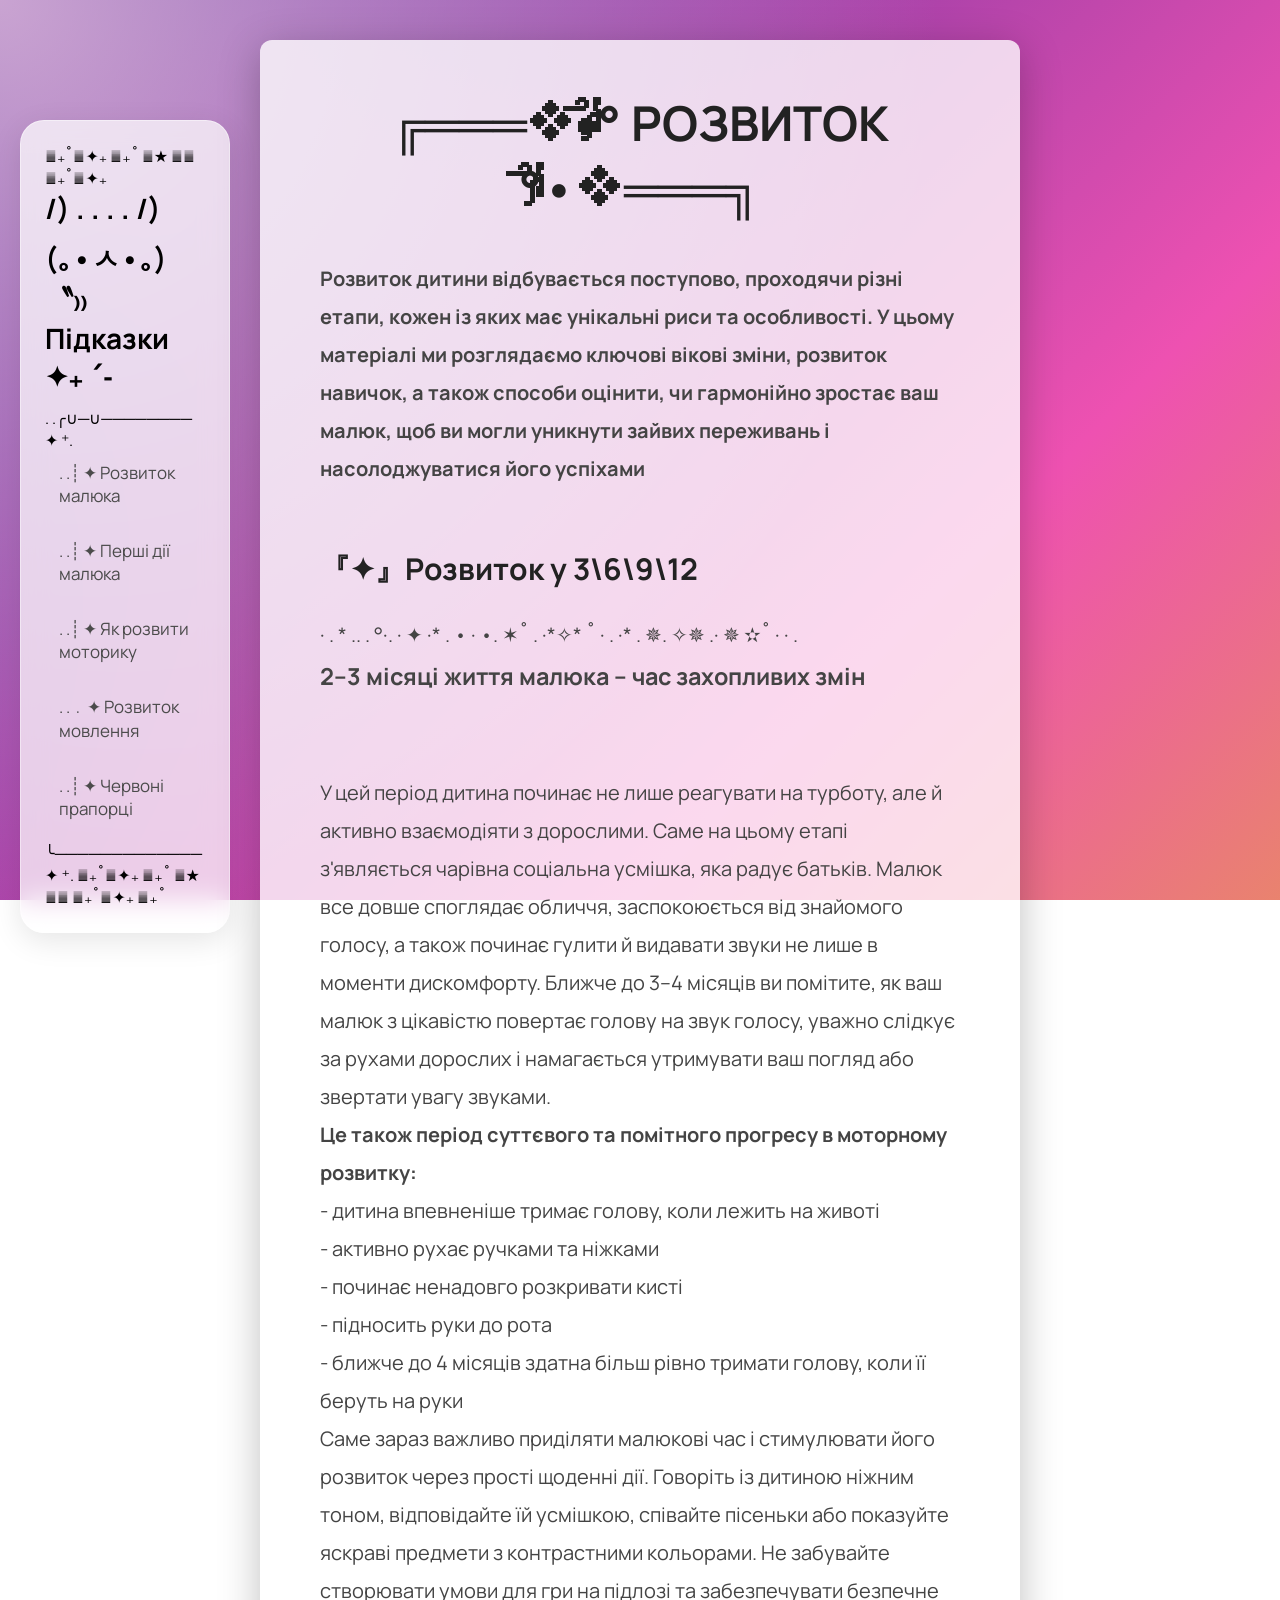
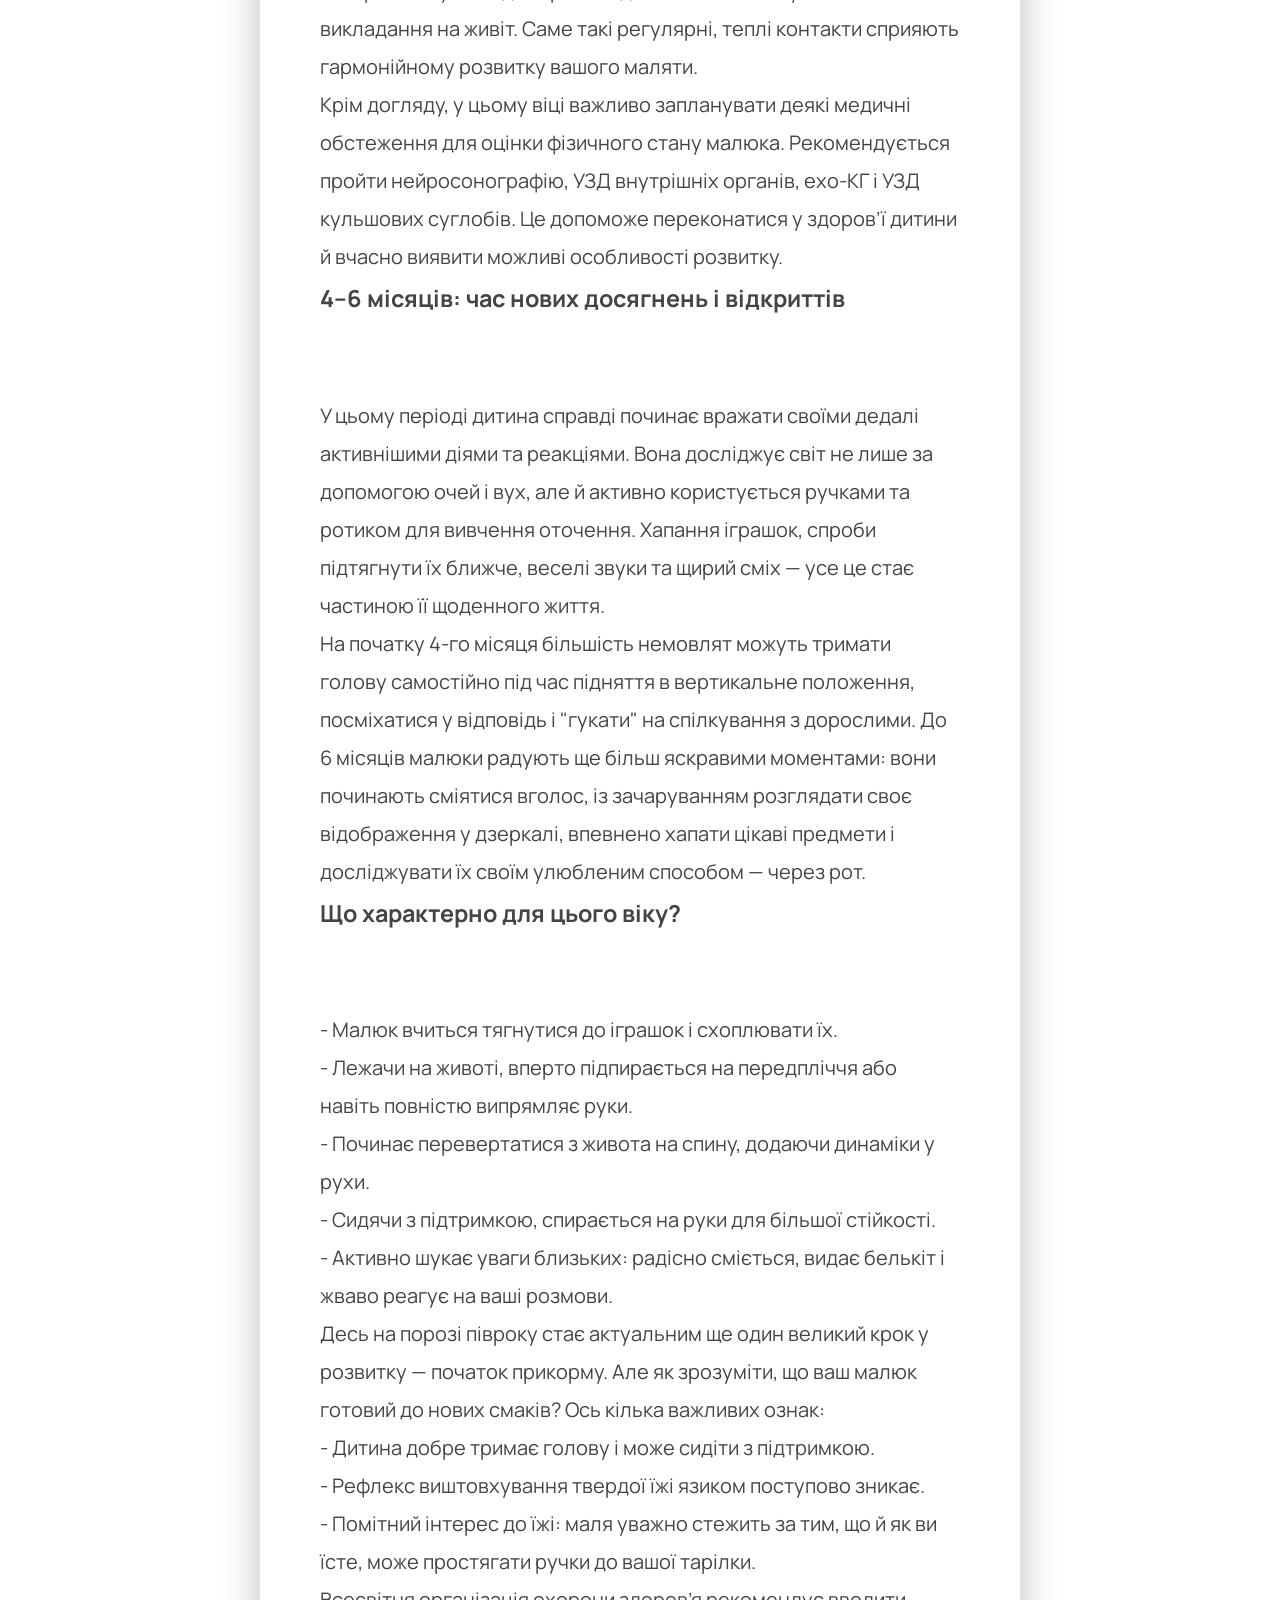
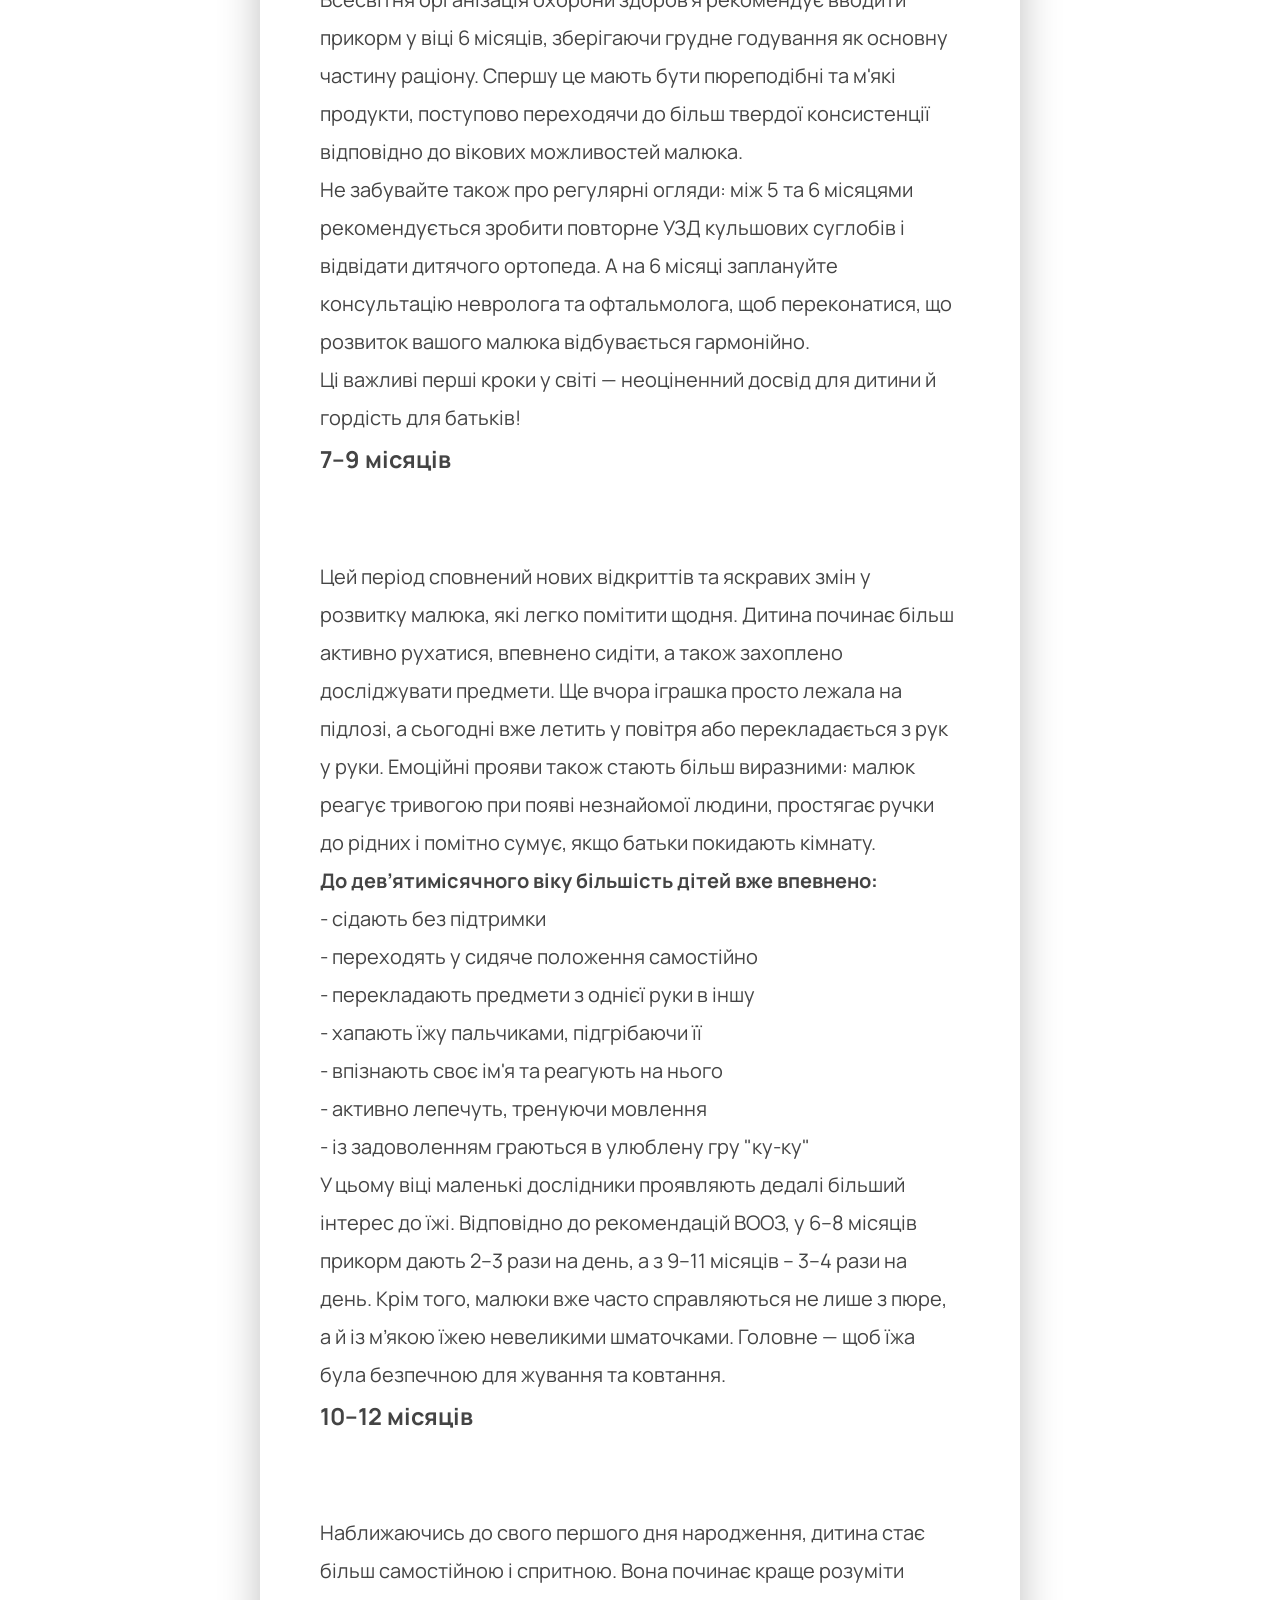
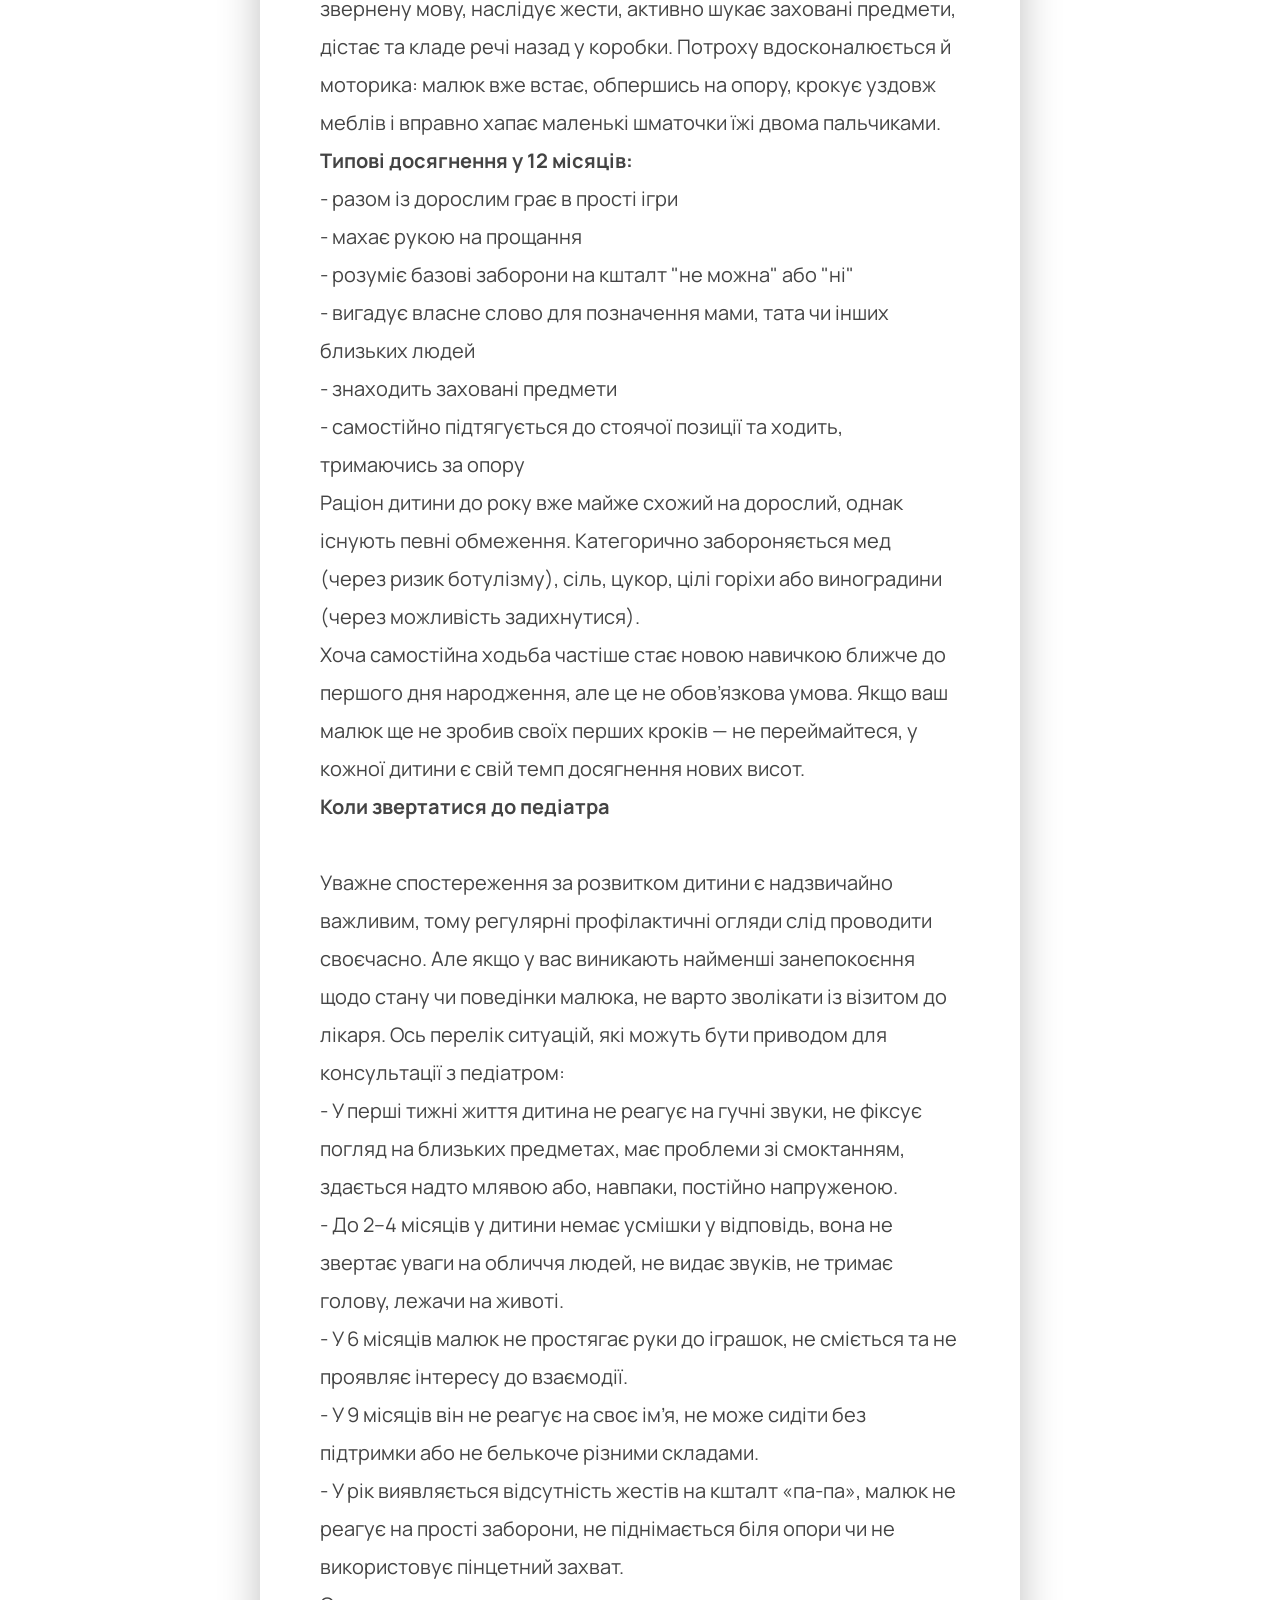
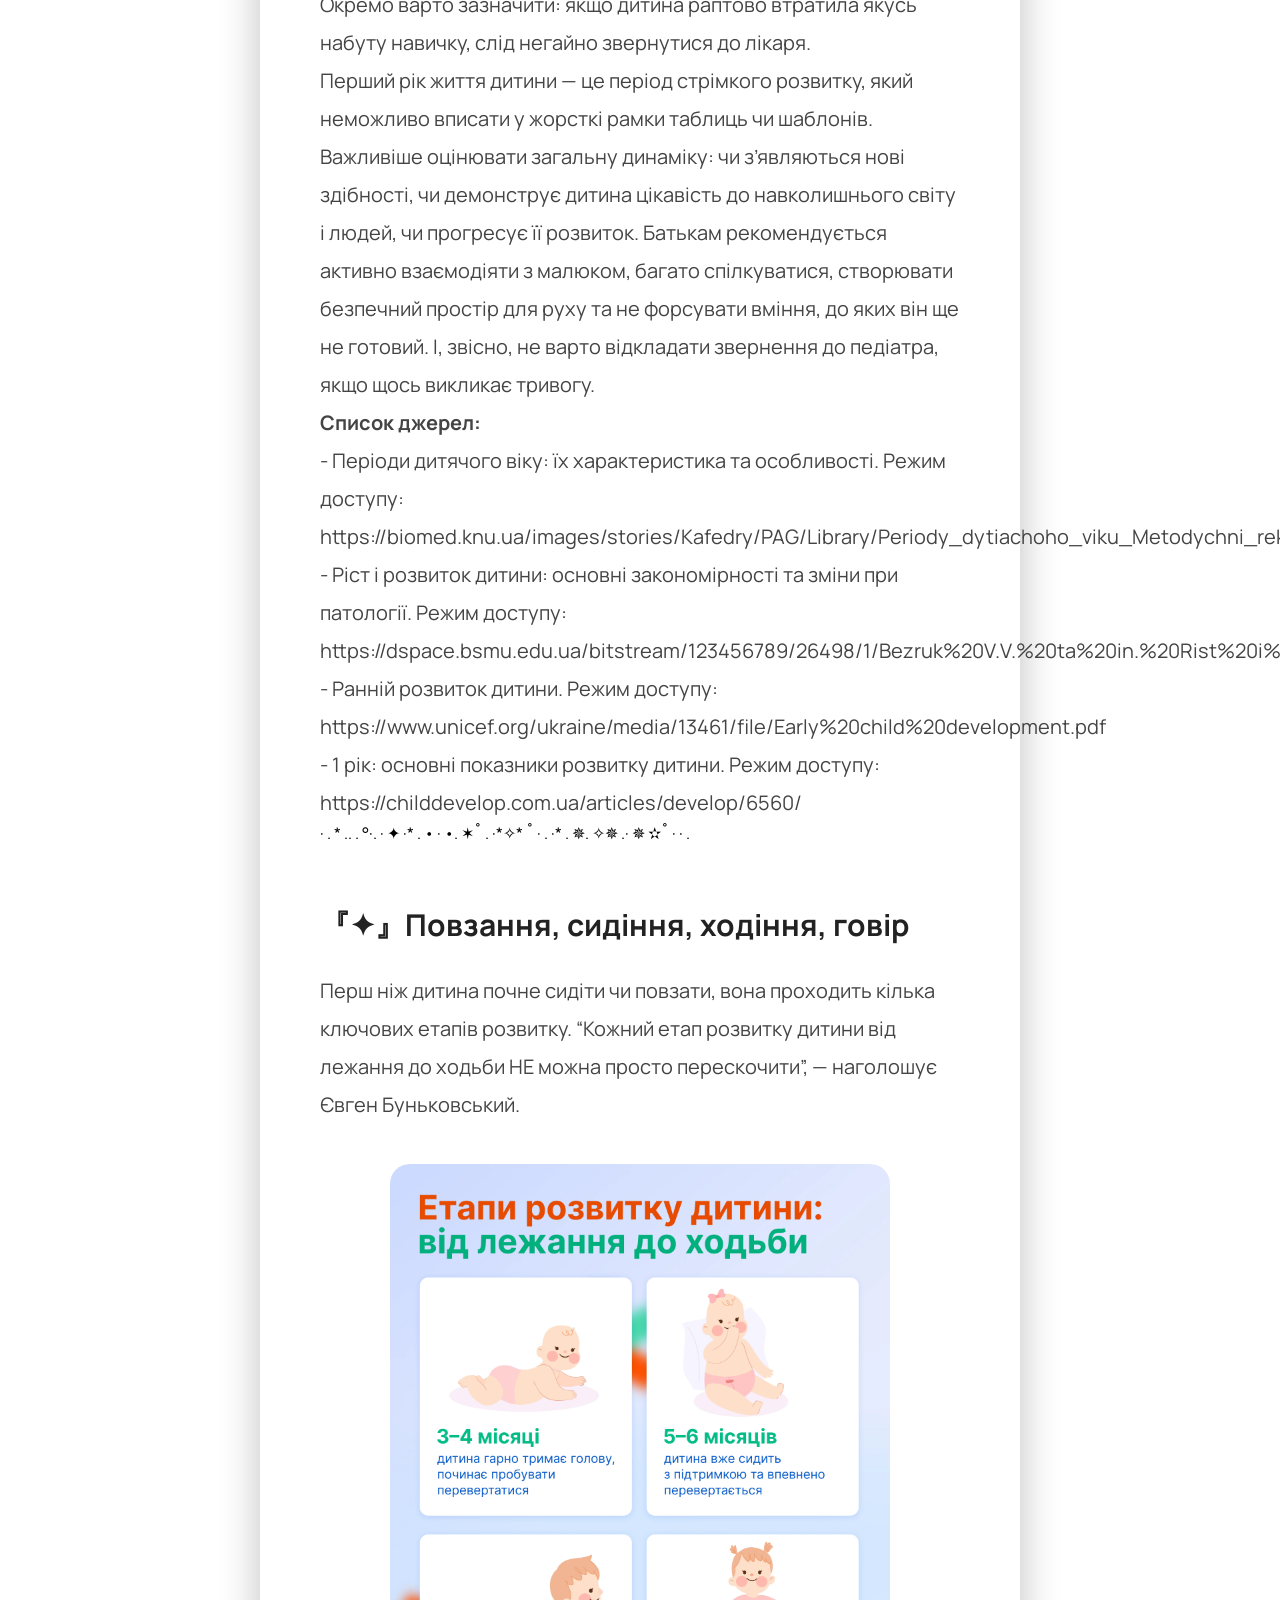
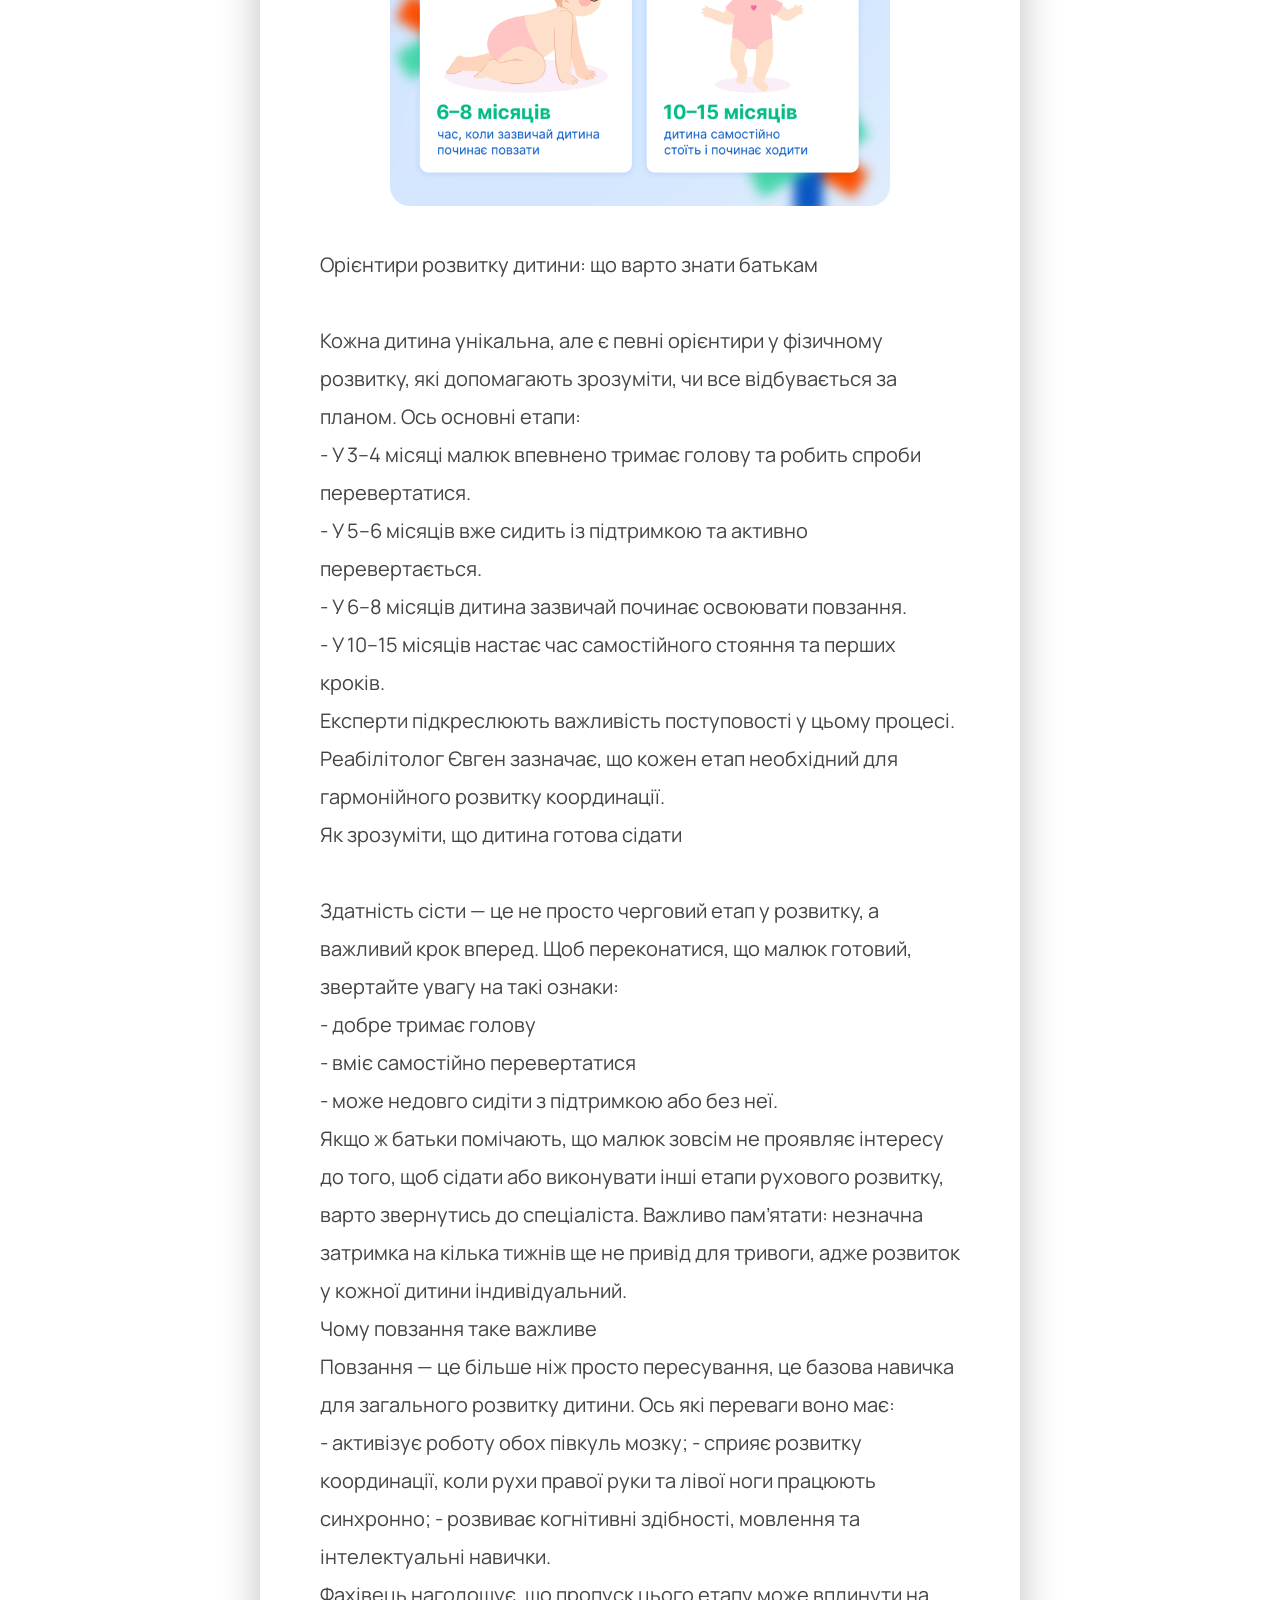
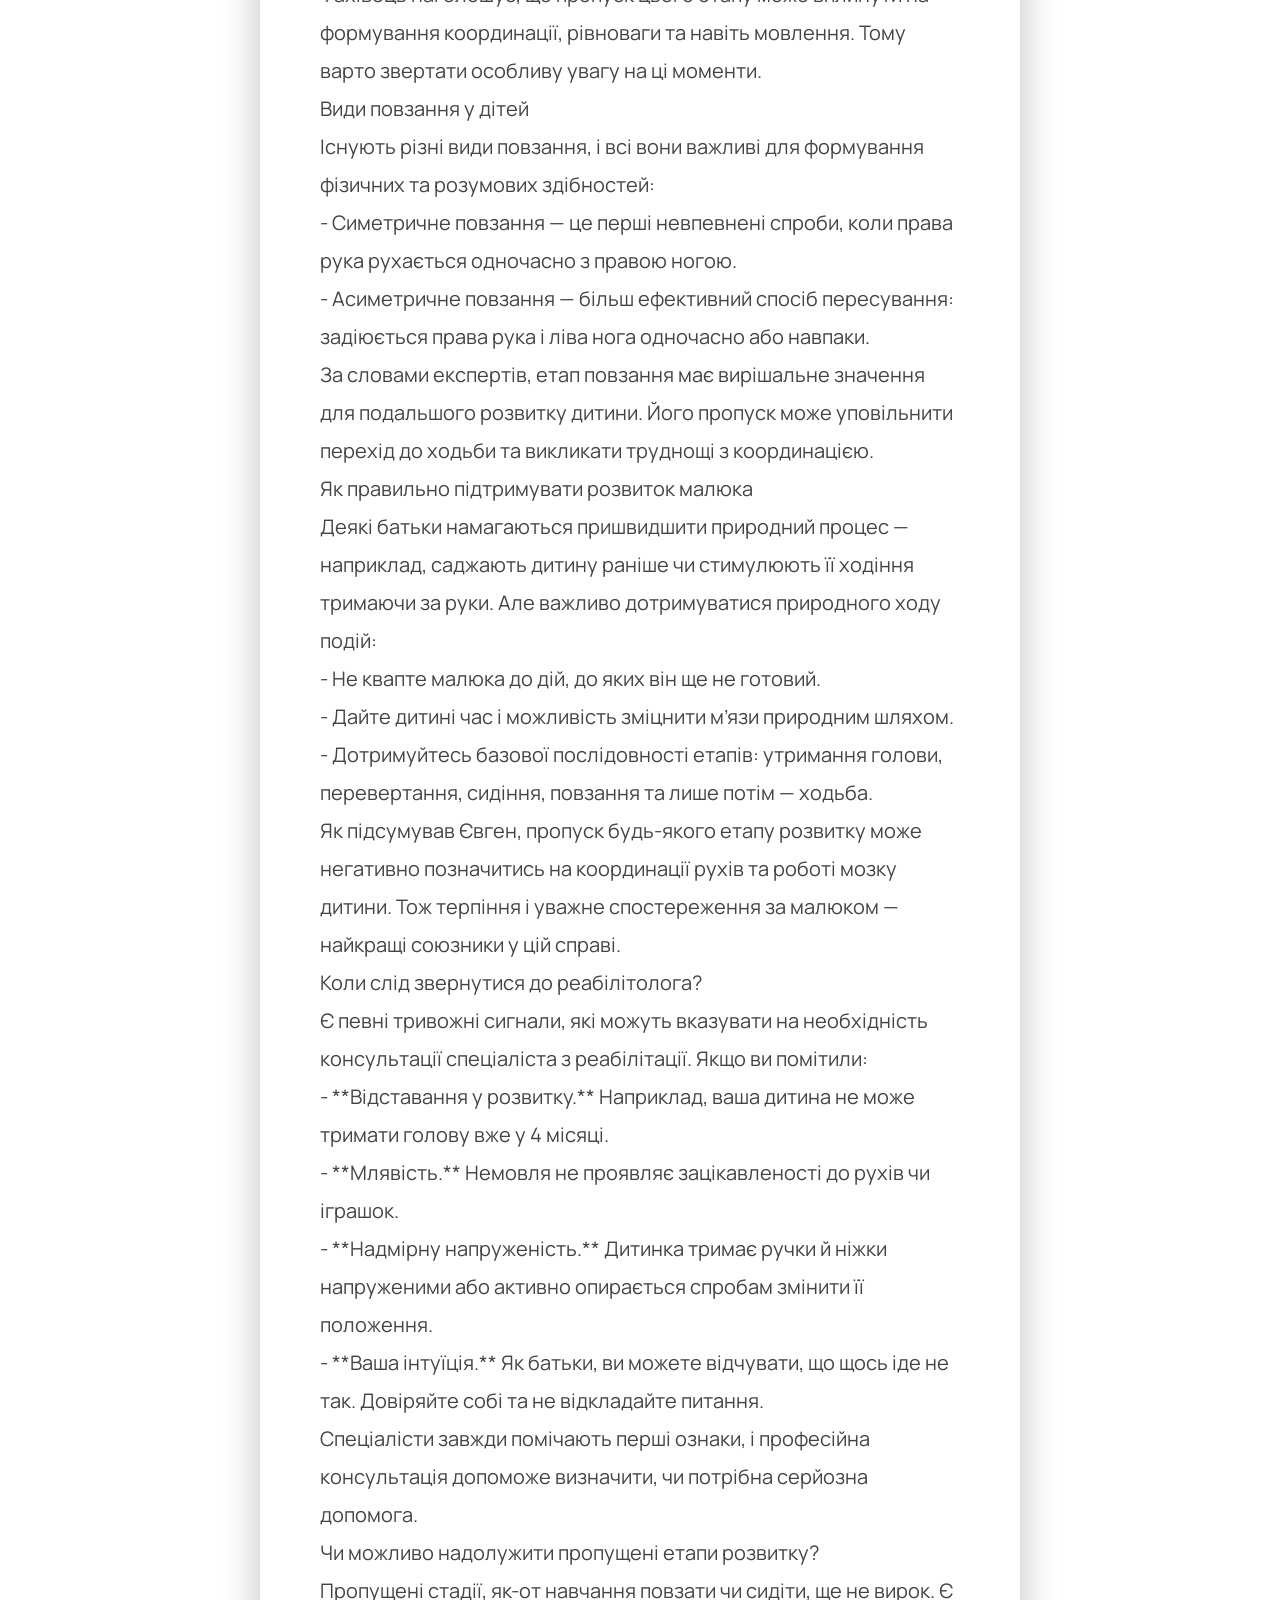
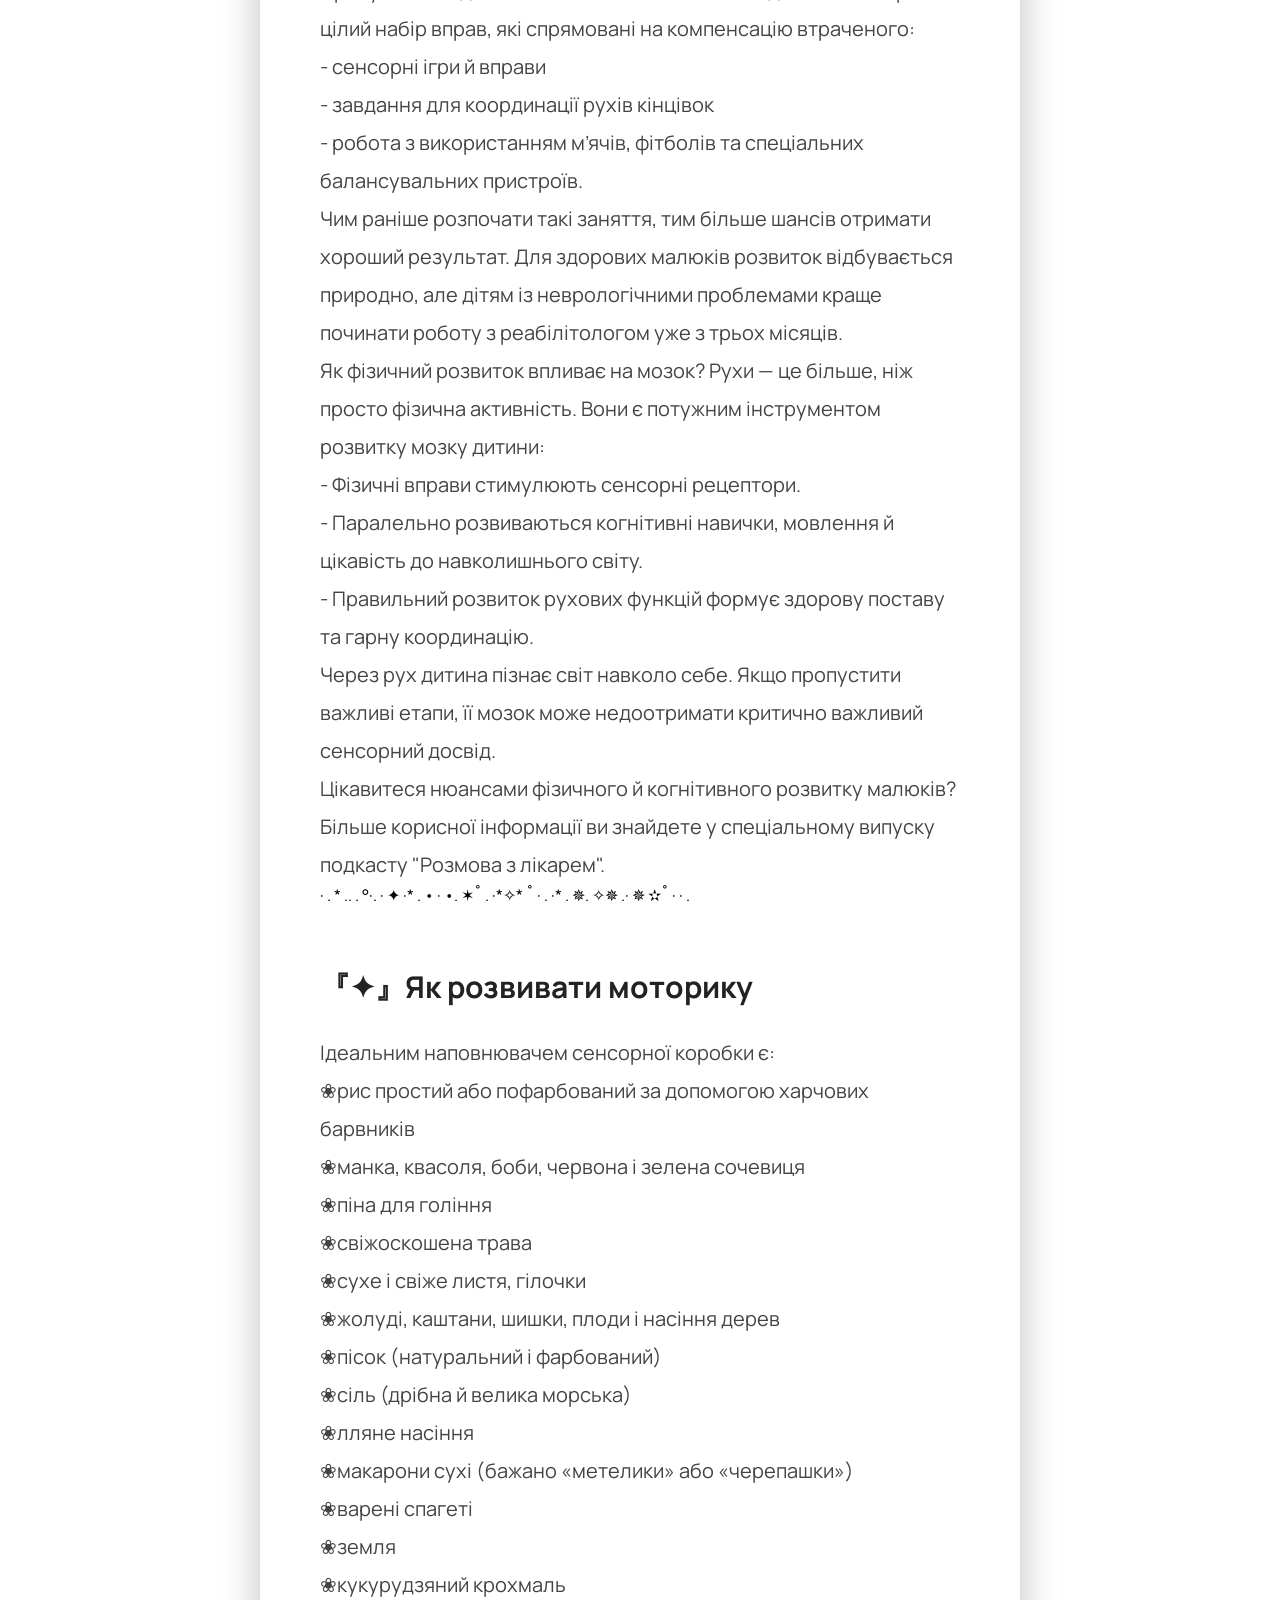
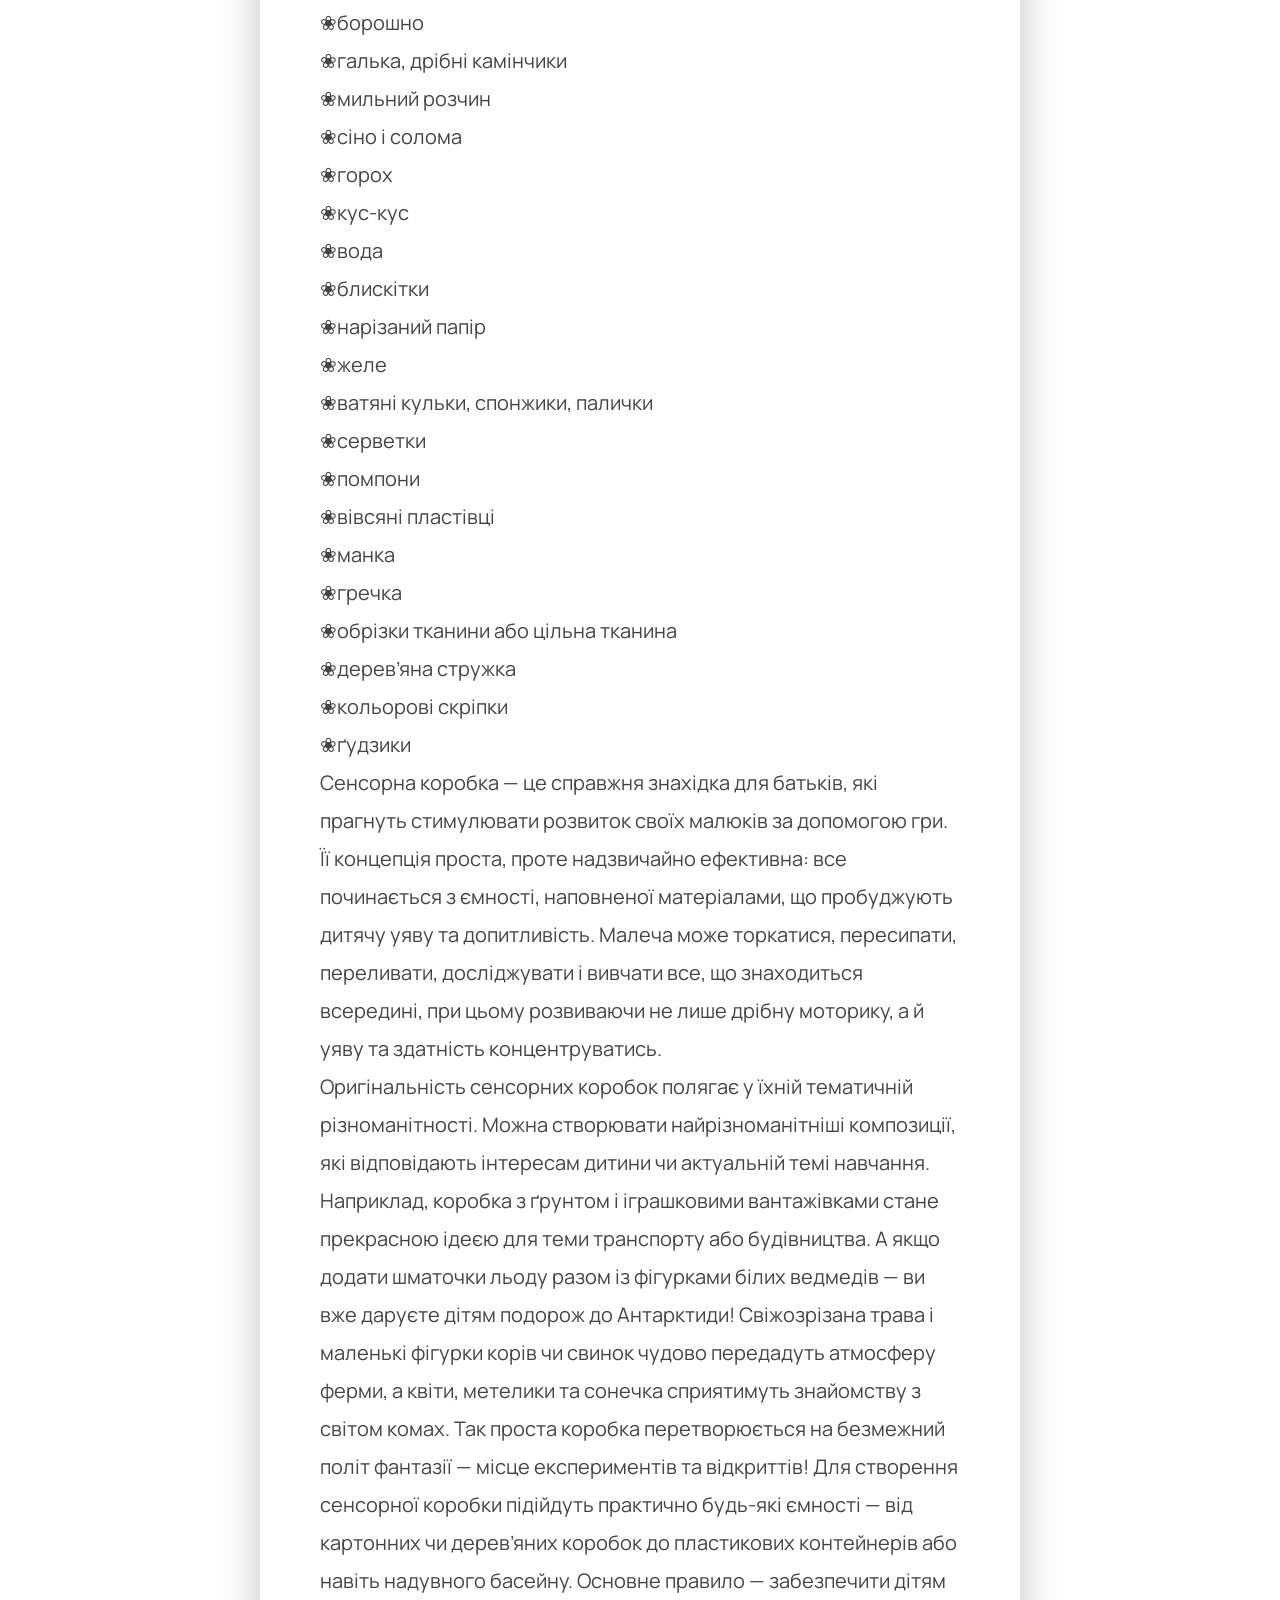
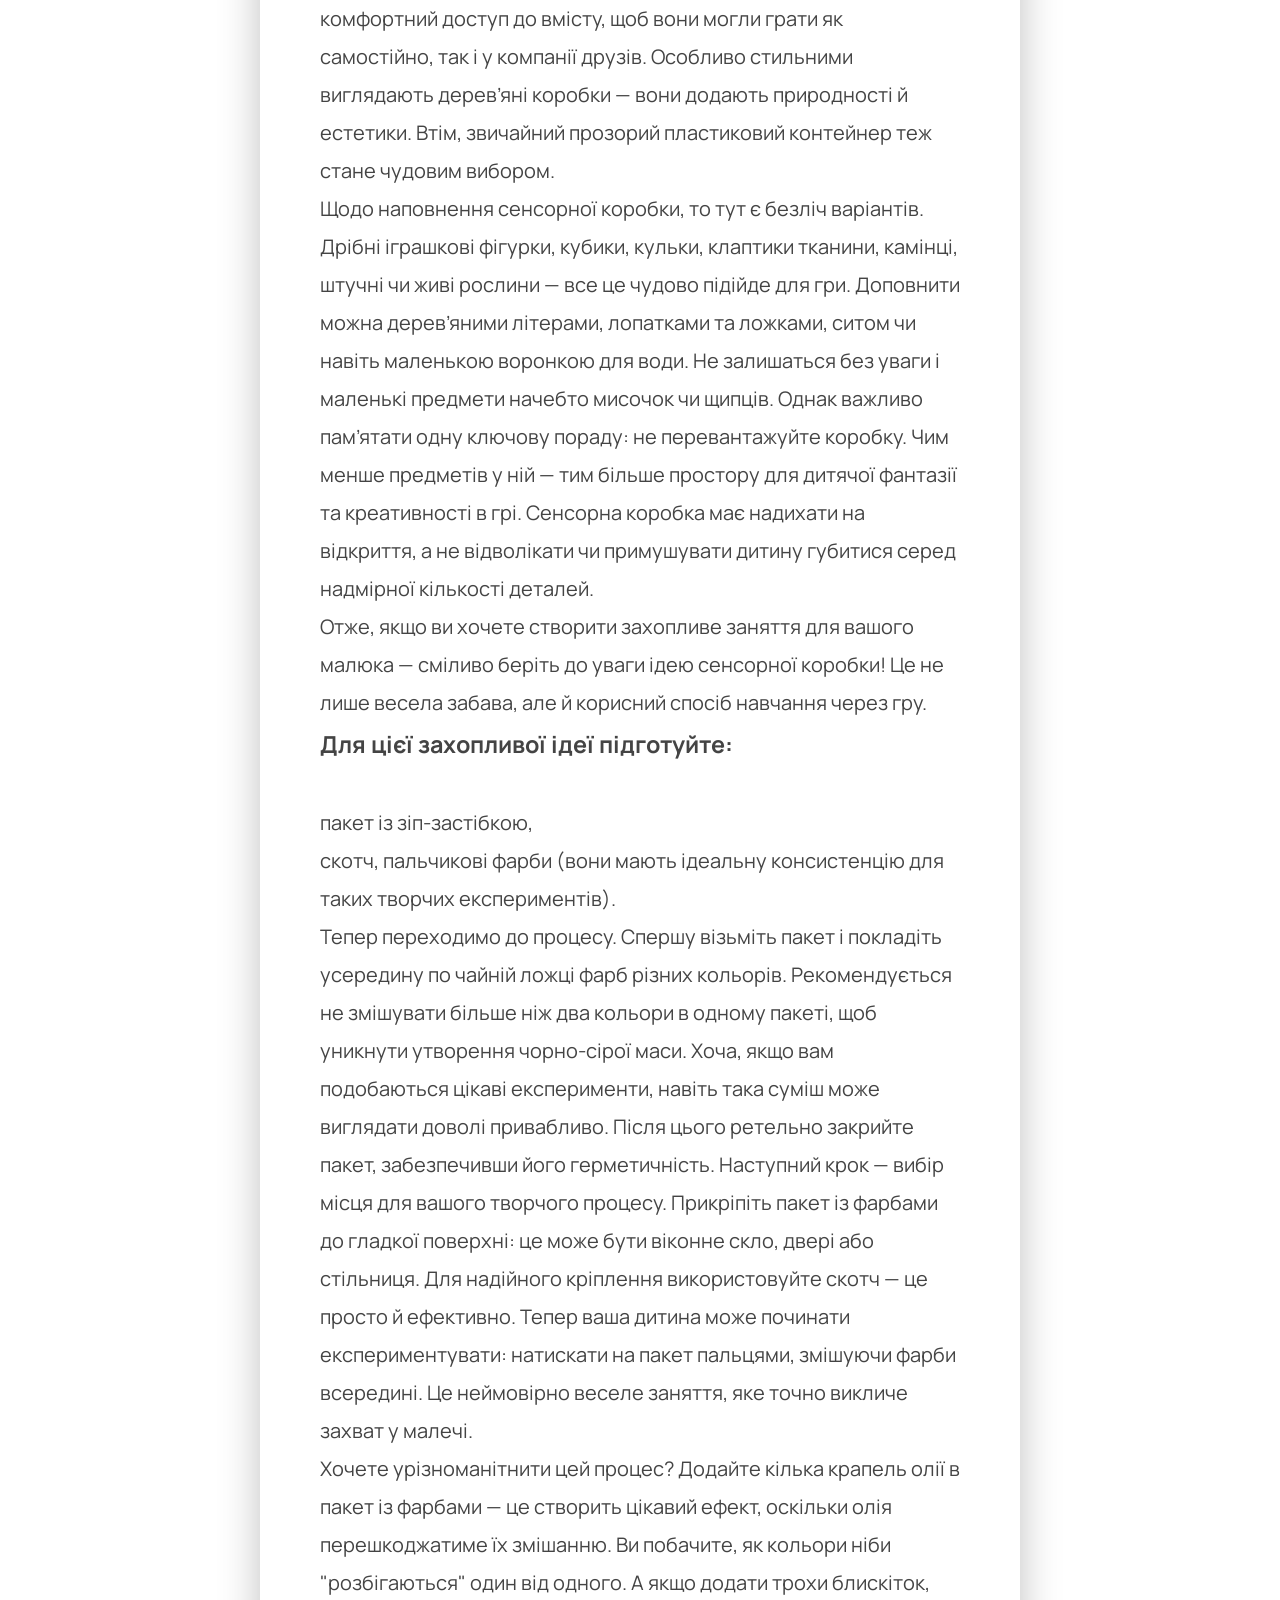
<file: rozvitok.html>
<!DOCTYPE html>
<html lang="uk">
<head>
<meta charset="UTF-8">
<meta name="viewport" content="width=device-width, initial-scale=1.0">

<title>Розвиток</title>

<link href="https://fonts.googleapis.com/css2?family=Manrope:wght@400;600;700&display=swap" rel="stylesheet">

<style>

*{
    margin:0;

    padding:0;

    box-sizing:border-box;
}

body{

    font-family:'Manrope', sans-serif;

    min-height:100vh;

    background:
    radial-gradient(circle at top left, rgba(255,214,231,0.7), transparent 30%),
    radial-gradient(circle at bottom right, rgba(215,236,255,0.7), transparent 35%),
    linear-gradient(
        135deg,
        #4B2D9F 0%,
        #EE51B1 35%,
        #E3C515 70%,
        #2C5D37 100%
    );

    background-attachment: fixed;

    display:flex;

    justify-content:center;

   padding:40px 260px;

        animation: gradientMove 12s ease infinite;

    background-size: 200% 200%;

}

@keyframes gradientMove{

    0%{
        background-position:0% 50%;
    }

    50%{
        background-position:100% 50%;
    }

    100%{
        background-position:0% 50%;
    }

}

/* головна карта */
    
.main-box{

    width:100%;

    max-width:1100px;

    background:rgba(255,255,255,0.78);

    border-radius:12px;

    padding:50px 60px;

    box-shadow:0 10px 40px rgba(0,0,0,0.25);

    position:relative;

}

/* заголовок */

.main-title{

    text-align:center;

    font-size:48px;

    font-weight:700;

    margin-bottom:40px;

    color:#222;

}

/* підзаголовок*/

.subtitle{

    font-size:30px;

    color:#222;

    margin-top:60px;

    margin-bottom:25px;

    font-weight:700;

}

.content{

    font-size:20px;

    line-height:1.9;

    color:#444;

    text-align:left;

}
.ddtn{

    display:block;

    margin:40px auto;

    width:500px;

    border-radius:20px;

}

.tips{

    position:fixed;

    left:20px;

    top:120px;

    width:210px;

    background:rgba(255,255,255,0.72);

    backdrop-filter:blur(14px);

    -webkit-backdrop-filter:blur(14px);

    border:1px solid rgba(255,255,255,0.45);

    border-radius:24px;

    padding:24px;

    box-shadow:
    0 8px 30px rgba(0,0,0,0.10);

}

.tips h3{

    margin-bottom:12px;

    font-size:28px;
}

.tips p{

    line-height:1.8;

}

.side-button:hover{

    transform:

    translateY(-50%)

    scale(1.05);

}


@media(max-width:1100px){

    .tips{

        display:none;

    }

    .side-button{

        display:none;

    }

    .main-box{

        width:100%;

        padding:30px;
    }

    .main-title{

        font-size:34px;
    }

    .subtitle{

        font-size:24px;
    }

    .content{

        font-size:18px;

    }

}

    html{

    scroll-behavior:smooth;

}

.tips a{

    display:block;

    text-decoration:none;

    color:#4b4b4b;

    margin-bottom:12px;

    transition:0.25s;

    font-size:17px;

    padding:10px 14px;

    border-radius:14px;

}

.tips a:hover{

    background:rgba(255,255,255,0.55);

    color:#ff7aa2;

    transform:translateX(4px);

}
    
.side-card{

    position:fixed;

    right:20px;

    top:120px;

    width:220px;

    background:rgba(255,255,255,0.82);

    backdrop-filter:blur(12px);

    -webkit-backdrop-filter:blur(12px);

    border-radius:20px;

    padding:18px;

    box-shadow:0 10px 20px rgba(0,0,0,0.15);

    text-align:center;

    z-index:100;

}

.side-card:hover{

    transform:

    translateY(-50%)

    scale(1.03);

    box-shadow:

    0 10px 30px rgba(0,0,0,0.25),

    0 0 25px rgba(255,122,162,0.7),

    0 0 50px rgba(255,182,193,0.55);

}

@keyframes floating {

    0%{

        transform: translateY(-50%) translateY(0px);

    }

    50%{

        transform: translateY(-50%) translateY(-10px);

    }

    100%{

        transform: translateY(-50%) translateY(0px);

    }

}

.app-image{

    width:100%;

    border-radius:15px;

    margin-bottom:15px;

}

.side-card h4{

    font-size:24px;

    margin-bottom:10px;

    color:#222;

}

.side-card p{

    font-size:16px;

    line-height:1.6;

    color:#555;

}

    
</style>
</head>

<body>

<div class="tips">
⧣₊˚﹒✦₊  ⧣₊˚  𓂃★   ⸝⸝ ⧣₊˚﹒✦₊
           <h3>  /) . . . . /)</h3>
    <h3>    (｡•ㅅ•｡)〝₎₎ Підказки ✦₊ ˊ˗</h3>
. .╭∪─∪──────── ✦ ⁺.
    <a href="#rozvitok">. .┊ ✦ Розвиток малюка</a>
    <a href="#PSHK">. .┊ ✦ Перші дії малюка</a>
    <a href="#akakr">. .┊ ✦ Як розвити моторику</a>
    <a href="#movlennya">. .﹒✦ Розвиток мовлення</a>
        <a href="#red">. .┊ ✦ Червоні прапорці</a>
   ╰─────────────  ✦ ⁺.
⧣₊˚﹒✦₊  ⧣₊˚  𓂃★    ⸝⸝ ⧣₊˚﹒✦₊  ⧣₊˚
</div>


<div class="main-box">

    <div class="main-title">
        ╔═══❖•ೋ° РОЗВИТОК °ೋ•❖═══╗
    </div>

    <div class="content">

        <b>Розвиток дитини відбувається поступово, проходячи різні етапи, кожен із яких має унікальні риси та особливості. У цьому матеріалі ми розглядаємо ключові вікові зміни, розвиток навичок, а також способи оцінити, чи гармонійно зростає ваш малюк, щоб ви могли уникнути зайвих переживань і насолоджуватися його успіхами </b>

    </div>

<div class="subtitle" id="rozvitok">
       『✦』Розвиток у 3\6\9\12
    </div>

    <div class="content">
       

·   . *              ..       .  °·.     ·  ✦       ·* .  •     ·  •.   ✶˚  .   ·*✧* ˚     · . ·* .       ✵.          ✧✵ .·      ✵  ✫˚            · · .    <br>
<h3><b>2–3 місяці життя малюка – час захопливих змін</b></h3><br><br>
        У цей період дитина починає не лише реагувати на турботу, але й активно взаємодіяти з дорослими. Саме на цьому етапі з'являється чарівна соціальна усмішка, яка радує батьків. Малюк все довше споглядає обличчя, заспокоюється від знайомого голосу, а також починає гулити й видавати звуки не лише в моменти дискомфорту. Ближче до 3–4 місяців ви помітите, як ваш малюк з цікавістю повертає голову на звук голосу, уважно слідкує за рухами дорослих і намагається утримувати ваш погляд або звертати увагу звуками.
<br>
<b>Це також період суттєвого та помітного прогресу в моторному розвитку:</b><br>
- дитина впевненіше тримає голову, коли лежить на животі<br>
- активно рухає ручками та ніжками<br>
- починає ненадовго розкривати кисті<br>
- підносить руки до рота<br>
- ближче до 4 місяців здатна більш рівно тримати голову, коли її беруть на руки<br>

Саме зараз важливо приділяти малюкові час і стимулювати його розвиток через прості щоденні дії. Говоріть із дитиною ніжним тоном, відповідайте їй усмішкою, співайте пісеньки або показуйте яскраві предмети з контрастними кольорами. Не забувайте створювати умови для гри на підлозі та забезпечувати безпечне викладання на живіт. Саме такі регулярні, теплі контакти сприяють гармонійному розвитку вашого маляти.
<br>
Крім догляду, у цьому віці важливо запланувати деякі медичні обстеження для оцінки фізичного стану малюка. Рекомендується пройти нейросонографію, УЗД внутрішніх органів, ехо-КГ і УЗД кульшових суглобів.  Це допоможе переконатися у здоров’ї дитини й вчасно виявити можливі особливості розвитку.
<br>

<h3><b>4–6 місяців: час нових досягнень і відкриттів</b></h3><br><br>

У цьому періоді дитина справді починає вражати своїми дедалі активнішими діями та реакціями. Вона досліджує світ не лише за допомогою очей і вух, але й активно користується ручками та ротиком для вивчення оточення. Хапання іграшок, спроби підтягнути їх ближче, веселі звуки та щирий сміх — усе це стає частиною її щоденного життя. 
<br>
На початку 4-го місяця більшість немовлят можуть тримати голову самостійно під час підняття в вертикальне положення, посміхатися у відповідь і "гукати" на спілкування з дорослими. До 6 місяців малюки радують ще більш яскравими моментами: вони починають сміятися вголос, із зачаруванням розглядати своє відображення у дзеркалі, впевнено хапати цікаві предмети і досліджувати їх своїм улюбленим способом — через рот.
<br>
<h3><b>Що характерно для цього віку?</b></h3><br><br>

- Малюк вчиться тягнутися до іграшок і схоплювати їх. <br>
- Лежачи на животі, вперто підпирається на передпліччя або навіть повністю випрямляє руки.  <br>
- Починає перевертатися з живота на спину, додаючи динаміки у рухи.  <br>
- Сидячи з підтримкою, спирається на руки для більшої стійкості.  <br>
- Активно шукає уваги близьких: радісно сміється, видає белькіт і жваво реагує на ваші розмови.  <br>

Десь на порозі півроку стає актуальним ще один великий крок у розвитку — початок прикорму. Але як зрозуміти, що ваш малюк готовий до нових смаків? Ось кілька важливих ознак:  
<br>
- Дитина добре тримає голову і може сидіти з підтримкою.  <br>
- Рефлекс виштовхування твердої їжі язиком поступово зникає.  <br>
- Помітний інтерес до їжі: маля уважно стежить за тим, що й як ви їсте, може простягати ручки до вашої тарілки. <br> 

Всесвітня організація охорони здоров’я рекомендує вводити прикорм у віці 6 місяців, зберігаючи грудне годування як основну частину раціону. Спершу це мають бути пюреподібні та м'які продукти, поступово переходячи до більш твердої консистенції відповідно до вікових можливостей малюка.  
<br>
Не забувайте також про регулярні огляди: між 5 та 6 місяцями рекомендується зробити повторне УЗД кульшових суглобів і відвідати дитячого ортопеда. А на 6 місяці заплануйте консультацію невролога та офтальмолога, щоб переконатися, що розвиток вашого малюка відбувається гармонійно.  
<br>
Ці важливі перші кроки у світі — неоціненний досвід для дитини й гордість для батьків!
<br>


<h3><b>7–9 місяців</b></h3><br><br>

Цей період сповнений нових відкриттів та яскравих змін у розвитку малюка, які легко помітити щодня. Дитина починає більш активно рухатися, впевнено сидіти, а також захоплено досліджувати предмети. Ще вчора іграшка просто лежала на підлозі, а сьогодні вже летить у повітря або перекладається з рук у руки. Емоційні прояви також стають більш виразними: малюк реагує тривогою при появі незнайомої людини, простягає ручки до рідних і помітно сумує, якщо батьки покидають кімнату.
<br>
<b>До дев’ятимісячного віку більшість дітей вже впевнено:</b>
<br>
- сідають без підтримки<br>
- переходять у сидяче положення самостійно<br>
- перекладають предмети з однієї руки в іншу<br>
- хапають їжу пальчиками, підгрібаючи її<br>
- впізнають своє ім'я та реагують на нього<br>
- активно лепечуть, тренуючи мовлення<br>
- із задоволенням граються в улюблену гру "ку-ку"<br>

У цьому віці маленькі дослідники проявляють дедалі більший інтерес до їжі. Відповідно до рекомендацій ВООЗ, у 6–8 місяців прикорм дають 2–3 рази на день, а з 9–11 місяців – 3–4 рази на день. Крім того, малюки вже часто справляються не лише з пюре, а й із м’якою їжею невеликими шматочками. Головне — щоб їжа була безпечною для жування та ковтання.
<br>
<h3><b>10–12 місяців</b></h3><br><br>

Наближаючись до свого першого дня народження, дитина стає більш самостійною і спритною. Вона починає краще розуміти звернену мову, наслідує жести, активно шукає заховані предмети, дістає та кладе речі назад у коробки. Потроху вдосконалюється й моторика: малюк вже встає, обпершись на опору, крокує уздовж меблів і вправно хапає маленькі шматочки їжі двома пальчиками.

<b>Типові досягнення у 12 місяців:</b>
<br>
- разом із дорослим грає в прості ігри<br>
- махає рукою на прощання<br>
- розуміє базові заборони на кшталт "не можна" або "ні"<br>
- вигадує власне слово для позначення мами, тата чи інших близьких людей<br>
- знаходить заховані предмети<br>
- самостійно підтягується до стоячої позиції та ходить, тримаючись за опору<br>

Раціон дитини до року вже майже схожий на дорослий, однак існують певні обмеження. Категорично забороняється мед (через ризик ботулізму), сіль, цукор, цілі горіхи або виноградини (через можливість задихнутися).
<br>
Хоча самостійна ходьба частіше стає новою навичкою ближче до першого дня народження, але це не обов’язкова умова. Якщо ваш малюк ще не зробив своїх перших кроків — не переймайтеся, у кожної дитини є свій темп досягнення нових висот.
<br>
        

<b>Коли звертатися до педіатра</b><br>
<br>
Уважне спостереження за розвитком дитини є надзвичайно важливим, тому регулярні профілактичні огляди слід проводити своєчасно. Але якщо у вас виникають найменші занепокоєння щодо стану чи поведінки малюка, не варто зволікати із візитом до лікаря. Ось перелік ситуацій, які можуть бути приводом для консультації з педіатром:
<br>
- У перші тижні життя дитина не реагує на гучні звуки, не фіксує погляд на близьких предметах, має проблеми зі смоктанням, здається надто млявою або, навпаки, постійно напруженою.
<br>- До 2–4 місяців у дитини немає усмішки у відповідь, вона не звертає уваги на обличчя людей, не видає звуків, не тримає голову, лежачи на животі.
<br>- У 6 місяців малюк не простягає руки до іграшок, не сміється та не проявляє інтересу до взаємодії.
<br>- У 9 місяців він не реагує на своє ім’я, не може сидіти без підтримки або не белькоче різними складами.
<br>- У рік виявляється відсутність жестів на кшталт «па-па», малюк не реагує на прості заборони, не піднімається біля опори чи не використовує пінцетний захват.
<br>
Окремо варто зазначити: якщо дитина раптово втратила якусь набуту навичку, слід негайно звернутися до лікаря.
<br>
Перший рік життя дитини — це період стрімкого розвитку, який неможливо вписати у жорсткі рамки таблиць чи шаблонів. Важливіше оцінювати загальну динаміку: чи з’являються нові здібності, чи демонструє дитина цікавість до навколишнього світу і людей, чи прогресує її розвиток. Батькам рекомендується активно взаємодіяти з малюком, багато спілкуватися, створювати безпечний простір для руху та не форсувати вміння, до яких він ще не готовий. І, звісно, не варто відкладати звернення до педіатра, якщо щось викликає тривогу.
<br>
<b>Список джерел:</b><br>
- Періоди дитячого віку: їх характеристика та особливості. Режим доступу: https://biomed.knu.ua/images/stories/Kafedry/PAG/Library/Periody_dytiachoho_viku_Metodychni_rekomendatsii_compressed.pdf
<br>- Ріст і розвиток дитини: основні закономірності та зміни при патології. Режим доступу: https://dspace.bsmu.edu.ua/bitstream/123456789/26498/1/Bezruk%20V.V.%20ta%20in.%20Rist%20i%20rozvytok%20dytyny_2025.pdf
<br>- Ранній розвиток дитини. Режим доступу: https://www.unicef.org/ukraine/media/13461/file/Early%20child%20development.pdf
<br>- 1 рік: основні показники розвитку дитини. Режим доступу: https://childdevelop.com.ua/articles/develop/6560/
<br>

</div>
    ·   . *              ..       .  °·.     ·  ✦       ·* .  •     ·  •.   ✶˚  .   ·*✧* ˚     · . ·* .       ✵.          ✧✵ .·      ✵  ✫˚            · · .    <br>
    <div class="subtitle" id="PSHK">
       『✦』Повзання, сидіння, ходіння, говір
    </div>

    <div class="content">
Перш ніж дитина почне сидіти чи повзати, вона проходить кілька ключових етапів розвитку. “Кожний етап розвитку дитини від лежання до ходьби НЕ можна просто перескочити”, — наголошує Євген Буньковський.
<br>
<img src="ddtn.png" class="ddtn">

Орієнтири розвитку дитини: що варто знати батькам</b></h3><br><br>

Кожна дитина унікальна, але є певні орієнтири у фізичному розвитку, які допомагають зрозуміти, чи все відбувається за планом. Ось основні етапи:<br>

- У 3–4 місяці малюк впевнено тримає голову та робить спроби перевертатися.<br>
- У 5–6 місяців вже сидить із підтримкою та активно перевертається.<br>
- У 6–8 місяців дитина зазвичай починає освоювати повзання.<br>
- У 10–15 місяців настає час самостійного стояння та перших кроків.<br>

Експерти підкреслюють важливість поступовості у цьому процесі. Реабілітолог Євген зазначає, що кожен етап необхідний для гармонійного розвитку координації.<br>

Як зрозуміти, що дитина готова сідати</b></h3><br><br>

Здатність сісти — це не просто черговий етап у розвитку, а важливий крок вперед. Щоб переконатися, що малюк готовий, звертайте увагу на такі ознаки:<br>

- добре тримає голову<br>
- вміє самостійно перевертатися<br>
- може недовго сидіти з підтримкою або без неї.<br>

Якщо ж батьки помічають, що малюк зовсім не проявляє інтересу до того, щоб сідати або виконувати інші етапи рухового розвитку, варто звернутись до спеціаліста. Важливо пам’ятати: незначна затримка на кілька тижнів ще не привід для тривоги, адже розвиток у кожної дитини індивідуальний.
<br>
Чому повзання таке важливе
<br>
Повзання — це більше ніж просто пересування, це базова навичка для загального розвитку дитини. Ось які переваги воно має:
<br>
- активізує роботу обох півкуль мозку;
- сприяє розвитку координації, коли рухи правої руки та лівої ноги працюють синхронно;
- розвиває когнітивні здібності, мовлення та інтелектуальні навички.
<br>
Фахівець наголошує, що пропуск цього етапу може вплинути на формування координації, рівноваги та навіть мовлення. Тому варто звертати особливу увагу на ці моменти.
<br>
Види повзання у дітей
<br>
Існують різні види повзання, і всі вони важливі для формування фізичних та розумових здібностей:
<br>
- Симетричне повзання — це перші невпевнені спроби, коли права рука рухається одночасно з правою ногою.<br>
- Асиметричне повзання — більш ефективний спосіб пересування: задіюється права рука і ліва нога одночасно або навпаки.
<br>
За словами експертів, етап повзання має вирішальне значення для подальшого розвитку дитини. Його пропуск може уповільнити перехід до ходьби та викликати труднощі з координацією.
<br>
Як правильно підтримувати розвиток малюка
<br>
Деякі батьки намагаються пришвидшити природний процес — наприклад, саджають дитину раніше чи стимулюють її ходіння тримаючи за руки. Але важливо дотримуватися природного ходу подій:
<br>
- Не квапте малюка до дій, до яких він ще не готовий.<br>
- Дайте дитині час і можливість зміцнити м’язи природним шляхом.<br>
- Дотримуйтесь базової послідовності етапів: утримання голови, перевертання, сидіння, повзання та лише потім — ходьба.
<br>
Як підсумував Євген, пропуск будь-якого етапу розвитку може негативно позначитись на координації рухів та роботі мозку дитини. Тож терпіння і уважне спостереження за малюком — найкращі союзники у цій справі.
<br>
    Коли слід звернутися до реабілітолога?
<br>
Є певні тривожні сигнали, які можуть вказувати на необхідність консультації спеціаліста з реабілітації. Якщо ви помітили:
<br>
- **Відставання у розвитку.** Наприклад, ваша дитина не може тримати голову вже у 4 місяці.<br>
- **Млявість.** Немовля не проявляє зацікавленості до рухів чи іграшок.<br>
- **Надмірну напруженість.** Дитинка тримає ручки й ніжки напруженими або активно опирається спробам змінити її положення.<br>
- **Ваша інтуїція.** Як батьки, ви можете відчувати, що щось іде не так. Довіряйте собі та не відкладайте питання.
<br>
Спеціалісти завжди помічають перші ознаки, і професійна консультація допоможе визначити, чи потрібна серйозна допомога.
<br>
Чи можливо надолужити пропущені етапи розвитку?
<br>
Пропущені стадії, як-от навчання повзати чи сидіти, ще не вирок. Є цілий набір вправ, які спрямовані на компенсацію втраченого:
<br>
- сенсорні ігри й вправи<br>
- завдання для координації рухів кінцівок<br>
- робота з використанням м’ячів, фітболів та спеціальних балансувальних пристроїв. <br> 

Чим раніше розпочати такі заняття, тим більше шансів отримати хороший результат. Для здорових малюків розвиток відбувається природно, але дітям із неврологічними проблемами краще починати роботу з реабілітологом уже з трьох місяців.
<br>
Як фізичний розвиток впливає на мозок?

Рухи — це більше, ніж просто фізична активність. Вони є потужним інструментом розвитку мозку дитини:<br>

- Фізичні вправи стимулюють сенсорні рецептори.<br>
- Паралельно розвиваються когнітивні навички, мовлення й цікавість до навколишнього світу.<br>
- Правильний розвиток рухових функцій формує здорову поставу та гарну координацію.<br>

Через рух дитина пізнає світ навколо себе. Якщо пропустити важливі етапи, її мозок може недоотримати критично важливий сенсорний досвід.<br>

Цікавитеся нюансами фізичного й когнітивного розвитку малюків? Більше корисної інформації ви знайдете у спеціальному випуску подкасту "Розмова з лікарем".<br>
    
    
    
    
    </div>
    ·   . *              ..       .  °·.     ·  ✦       ·* .  •     ·  •.   ✶˚  .   ·*✧* ˚     · . ·* .       ✵.          ✧✵ .·      ✵  ✫˚            · · .    <br>
    <div class="subtitle" id="akakr">
       『✦』Як розвивати моторику
    </div>

    <div class="content">

Ідеальним наповнювачем сенсорної коробки є:<br>

❀рис простий або пофарбований за допомогою харчових барвників<br>
❀манка, квасоля, боби, червона і зелена сочевиця<br>
❀піна для гоління<br>
❀свіжоскошена трава<br>
❀сухе і свіже листя, гілочки<br>
❀жолуді, каштани, шишки, плоди і насіння дерев<br>
❀пісок (натуральний і фарбований)<br>
❀сіль (дрібна й велика морська)<br>
❀лляне насіння<br>
❀макарони сухі (бажано «метелики» або «черепашки»)<br>
❀варені спагеті<br>
❀земля<br>
❀кукурудзяний крохмаль<br>
❀борошно<br>
❀галька, дрібні камінчики<br>
❀мильний розчин<br>
❀сіно і солома<br>
❀горох<br>
❀кус-кус<br>
❀вода<br>
❀блискітки<br>
❀нарізаний папір<br>
❀желе<br>
❀ватяні кульки, спонжики, палички<br>
❀серветки<br>
❀помпони<br>
❀вівсяні пластівці<br>
❀манка<br>
❀гречка<br>
❀обрізки тканини або цільна тканина<br>
❀дерев’яна стружка<br>
❀кольорові скріпки<br>
❀ґудзики <br>
    
Сенсорна коробка — це справжня знахідка для батьків, які прагнуть стимулювати розвиток своїх малюків за допомогою гри. Її концепція проста, проте надзвичайно ефективна: все починається з ємності, наповненої матеріалами, що пробуджують дитячу уяву та допитливість. Малеча може торкатися, пересипати, переливати, досліджувати і вивчати все, що знаходиться всередині, при цьому розвиваючи не лише дрібну моторику, а й уяву та здатність концентруватись.
<br>
Оригінальність сенсорних коробок полягає у їхній тематичній різноманітності. Можна створювати найрізноманітніші композиції, які відповідають інтересам дитини чи актуальній темі навчання. Наприклад, коробка з ґрунтом і іграшковими вантажівками стане прекрасною ідеєю для теми транспорту або будівництва. А якщо додати шматочки льоду разом із фігурками білих ведмедів — ви вже даруєте дітям подорож до Антарктиди! Свіжозрізана трава і маленькі фігурки корів чи свинок чудово передадуть атмосферу ферми, а квіти, метелики та сонечка сприятимуть знайомству з світом комах. Так проста коробка перетворюється на безмежний політ фантазії — місце експериментів та відкриттів!

Для створення сенсорної коробки підійдуть практично будь-які ємності — від картонних чи дерев’яних коробок до пластикових контейнерів або навіть надувного басейну. Основне правило — забезпечити дітям комфортний доступ до вмісту, щоб вони могли грати як самостійно, так і у компанії друзів. Особливо стильними виглядають дерев’яні коробки — вони додають природності й естетики. Втім, звичайний прозорий пластиковий контейнер теж стане чудовим вибором.
<br>
Щодо наповнення сенсорної коробки, то тут є безліч варіантів. Дрібні іграшкові фігурки, кубики, кульки, клаптики тканини, камінці, штучні чи живі рослини — все це чудово підійде для гри. Доповнити можна дерев’яними літерами, лопатками та ложками, ситом чи навіть маленькою воронкою для води. Не залишаться без уваги і маленькі предмети начебто мисочок чи щипців.

Однак важливо пам’ятати одну ключову пораду: не перевантажуйте коробку. Чим менше предметів у ній — тим більше простору для дитячої фантазії та креативності в грі. Сенсорна коробка має надихати на відкриття, а не відволікати чи примушувати дитину губитися серед надмірної кількості деталей.
<br>
Отже, якщо ви хочете створити захопливе заняття для вашого малюка — сміливо беріть до уваги ідею сенсорної коробки! Це не лише весела забава, але й корисний спосіб навчання через гру.
<br>
        
 <b><h3>   Для цієї захопливої ідеї підготуйте:</b></h3><br>

пакет із зіп-застібкою,  <br>
скотч,  
пальчикові фарби (вони мають ідеальну консистенцію для таких творчих експериментів).  
<br>
Тепер переходимо до процесу. Спершу візьміть пакет і покладіть усередину по чайній ложці фарб різних кольорів. Рекомендується не змішувати більше ніж два кольори в одному пакеті, щоб уникнути утворення чорно-сірої маси. Хоча, якщо вам подобаються цікаві експерименти, навіть така суміш може виглядати доволі привабливо. Після цього ретельно закрийте пакет, забезпечивши його герметичність.

Наступний крок — вибір місця для вашого творчого процесу. Прикріпіть пакет із фарбами до гладкої поверхні: це може бути віконне скло, двері або стільниця. Для надійного кріплення використовуйте скотч — це просто й ефективно. Тепер ваша дитина може починати експериментувати: натискати на пакет пальцями, змішуючи фарби всередині. Це неймовірно веселе заняття, яке точно викличе захват у малечі.
<br>
Хочете урізноманітнити цей процес? Додайте кілька крапель олії в пакет із фарбами — це створить цікавий ефект, оскільки олія перешкоджатиме їх змішанню. Ви побачите, як кольори ніби "розбігаються" один від одного. А якщо додати трохи блискіток, малювання стане ще більш яскравим і казковим.

Цікавість до творчості можна збільшити, використовуючи додаткові інструменти для малювання на поверхні пакета. Це можуть бути ватні палички, лінійки або інші предмети, які дозволять створювати цікаві узори. Але завжди пам’ятайте, що інструмент не має бути гострим, щоб уникнути пошкодження пакета.
<br>
Насолоджуйтесь разом із малюками цим простим, але таким фантастичним способом творчої взаємодії!<br>
    
    
    </div>

    ·   . *              ..       .  °·.     ·  ✦       ·* .  •     ·  •.   ✶˚  .   ·*✧* ˚     · . ·* .       ✵.          ✧✵ .·      ✵  ✫˚            · · .    <br>
    <div class="subtitle" id="movlennya">
       『✦』Розвиток мовлення
    </div>

    <div class="content">

<b><h3>Періоди розвитку мовлення у дітей від 0 до 5 років</b></h3><br>

<b>Перший етап</b> — домовленнєвий період (від народження до 8 місяців). Цей період характеризується формуванням психофізіологічної основи для розвитку мовлення. У процесі його дозрівання активізуються та взаємодіють руховий, слуховий і зоровий аналізатори. Ця координація готує дитину до сприйняття мовлення та його відтворення.
<br>
<b>Другий етап</b> — передмовленнєвий період (від 8 до 13—15 місяців). У цьому віці формуються необхідні передумови для мовленнєвого спілкування. Дитина починає проявляти основи справжнього мовлення та свідомо взаємодіяти за допомогою мови. У цей час інтенсивно розвивається пам’ять, що стимулює мовленнєву активність і стає основою для інтелектуального розвитку. Водночас це період особливої чутливості дитини до нестачі материнського спілкування.
<br>
<b>Третій етап</b> — розвиток моторного (активного) мовлення, тривалістю від 1 року 3 місяців до 2 років. У цей час дитина стає більш рухливою, її дрібна моторика вдосконалюється, а також розвивається артикуляційний апарат. Завдяки цьому у дітей все більше формуються мовленнєві навички. Також у цьому віці можна починати виявляти можливі затримки мовленнєвого розвитку.
<br>
<b>Четвертий етап</b> — період підвищеної функціональної значущості мовлення, який охоплює вік від 2 до 3 років. Мовленнєві навички перестають бути лише засобом комунікації і починають виконувати пізнавальну функцію. Від рівня розвитку мовлення залежить не лише особистісний розвиток дитини, а й деякі риси її поведінки.
<br>
Особливості мовленнєвого розвитку у віці до одного року: <br>
- Від 1 до 2 міс.: Дитина реагує на голос співрозмовника, зосереджує увагу, уважно слухає, часто посміхається<br> 
- Від 2 до 3 міс.: Малюк активно шукає обличчя того, хто говорить з ним <br>
- Від 3 до 4 міс.: Починається етап агукання (гуління) <br>
- Від 5 до 8 міс.: З’являється лепет<br>

В період лепету (6–8 місяців) дитина починає комбінувати окремі артикуляції в послідовні звуки. Спершу вона повторює склади на кшталт «ба-ба-ба» чи «ма-ма-ма», а поступово починає наслідувати дорослих. Крім того, малюк активніше виражає свої емоції: радість, невдоволення чи протест за допомогою звуків. Дитина також освоює здатність наслідувати дії: наприклад, махає ручкою на прощання або плескає в долоні, і через це стає все більш залученою у взаємодію з оточуючим світом.
<br>

<b><h3>Мовленнєвий розвиток дитини: як це відбувається?</b></h3><br>

Процес оволодіння мовленням у дитини – це захоплюючий та важливий етап розвитку, який проходить через кілька ключових стадій. Ось що відбувається з мовленням малюків у різні вікові періоди.
<br>
<b><h3>9 місяців: перші кроки в спілкуванні</b></h3><br>

У віці 9 місяців дитина вже починає розуміти деякі прості слова, такі як «так», «ні», «привіт». Її лепет стає різноманітнішим і насиченішим: з'являються нові приголосні звуки та зміни інтонації. У цей період малюк може утворювати лепетні комбінації з 4-5 і більше складів, повторюючи їх кілька разів із різною інтонацією. У деяких дітей уже можуть формуватися перші слова, які свідчать про початок активної мовленнєвої активності.
<br>
<b><h3>12 місяців: перші впевнені слова</b></h3><br>

До завершення першого року життя дитина вже може мати у своєму словниковому запасі близько 10 слів. Це значний крок уперед, адже малюк починає використовувати їх свідомо для комунікації.
<br>
<b><h3>18 місяців: період експериментів</b></h3><br>

До півтора року діти зазвичай вимовляють кілька простих слів і охоче повторюють звуки або слова, які вони чують від дорослих. З цього віку вони починають розуміти більше абстрактних понять: наприклад, різницю між одниною та множиною, використовують зменшено-пестливі форми і легко впізнають знайомих людей, предмети чи частини тіла за їх назвами. Вимовляючи слова чи фрази, малюк може опускати звуки або склади, але поступово його мовлення стає чіткішим.
<br>
<b><h3>2 роки: перші речення</b></h3><br>

Двохрічна дитина вже спроможна формувати короткі речення з 2-3 слів. Вона починає розуміти, що слова можуть означати не лише конкретні предмети, а й описувати їхні характеристики, такі як колір чи форма, а також передавати дії.
<br>
<b><h3>2-3 роки: формування фразового мовлення</b></h3><br>

Цей період особливо динамічний для розвитку мовлення. Дитина освоює базові правила граматики: використовує відмінкові закінчення, узгоджує прикметники з іменниками, вводить у мову перші прийменники («на», «у») та опановує граматичні форми однини й множини. Фрази стають довшими і більш складними, а спілкування – змістовнішим. Словниковий запас стрімко зростає завдяки активному наслідуванню однолітків і міжособистісним іграм.
<br>
<b><h3>3 роки: мовлення – інструмент уяви та творчості</b></h3><br>

У трирічному віці словниковий запас дитини вже суттєво збагачений. Малюк вчиться користуватися абстрактними поняттями на кшталт «сьогодні», розуміє емоції як «смуток» і починає правильно використовувати просторові характеристики («біля»). Дитина активно експериментує зі словотвором, вигадуючи нові слова, а її судження дедалі частіше оформлюються у багатословні речення. Саме в цей час вона робить великий крок до самовираження через мовлення.

Мовленнєвий розвиток — це не лише максимально природний процес для дитини, а й величезний простір для взаємодії. Спілкування з батьками, читання книжок, спільні ігри та регулярна підтримка мають велике значення для того, щоб малюк легко оволодів мовою і впевнено почував себе в соціумі. Закладаючи основи доброго мовлення змалечку, ми допомагаємо дитині відкрив
<br>
У віці 4 років дитина, як правило, уже добре засвоює всі відмінкові та родові закінчення іменників та прикметників. Вона знає основні кольори, вміє називати їх, оперує основними збірними поняттями, а також може помічати та, за потреби, поправляти граматичні помилки дорослих.

П’ятирічна дитина повинна мати сформовану правильну звуковимову — вимовляти всі звуки без спотворень, легко повторювати слова різної складності та структури, включно зі словами, які містять збіг приголосних. У її висловлюваннях присутні майже всі частини мови. На цьому етапі дитина активно освоює узагальнюючі поняття, а граматична будова її мовлення швидко вдосконалюється.

Припинення розвитку, мала активність або затримка будь-якого мовленнєвого етапу є сигналом про можливі проблеми. У таких випадках необхідно негайно звернутися до фахівців: логопеда, дитячого невролога, психолога, отоларинголога чи педіатра. Якщо ви помічаєте, що мовлення дитини розвивається повільніше за вікові норми, не варто чекати чи сподіватися, що ця ситуація виправиться сама собою. Не слухайте порад знайомих чи сусідів про те, що "хлопчики/дівчатка починають говорити пізніше". Чим раніше буде виявлено проблему, тим більше шансів на її успішне вирішення. Завдяки своєчасній діагностиці ви зможете забезпечити своєму малюкові нормальний розвиток мовлення відповідно до його віку.
<br>

    
    </div>

    ·   . *              ..       .  °·.     ·  ✦       ·* .  •     ·  •.   ✶˚  .   ·*✧* ˚     · . ·* .       ✵.          ✧✵ .·      ✵  ✫˚            · · .    <br>
    <div class="subtitle" id="red">
       『✦』Червоні прапорці у розвитку у малечі
    </div>

    <div class="content">


<b><h3>Червоні прапорці в розвитку дитини до року: на що слід звернути увагу</b></h3><br>

Перший рік життя малюка — це час разючих змін і безлічі відкриттів. Щодня дитина опановує нові навички: піднімає голову, тягнеться до іграшок, вперше посміхається, видає перші звуки. Для батьків це період не лише радості, а й великої відповідальності, адже інколи розвиток може відхилятися від типових норм. Щоб вчасно помітити можливі складнощі, існує поняття «червоні прапорці» — сигнали, які вказують на ймовірні проблеми. Рання увага до них дає змогу надати своєчасну допомогу дитині й створити найкращі умови для її здорового розвитку.
<br>
<b><h3>Червоні прапорці за віковими етапами розвитку</b></h3><br>
<br>
<b>0–3 місяці:</b><br>
- Відсутність реакції на звуки чи невміння повернути голову <br>
- Неможливість утримувати голову навіть на короткий час  <br>
- Нездатність стежити очима за рухомими об'єктами  <br>
- Надзвичайна млявість м'язів або, навпаки, їхній надмірний тонус  <br>
- Рідкісна або взагалі відсутня соціальна посмішка  <br>

<b>4–6 місяців:</b><br>
- Не намагається дотягнутись до іграшок чи схопити їх  <br>
- Гуління не розвивається або зникає  <br>
- Не перевертається з живота на спину чи навпаки  <br>
- Нестабільне тримання голови (голова «хитається»)  <br>
- Помітно слабкий або надмірно напружений м'язовий тонус  <br>
- Не проявляє інтересу до облич близьких людей  <br>

<b>7–9 місяців:</b><br>
- Не може сидіти навіть із підтримкою  <br>
- Не відгукується на своє ім’я  <br>
- Не проявляє цікавості до предметів навколо себе  <br>
- Не вимовляє складів на кшталт «ба», «ма», «да»  <br>
- Не перекладає іграшку з однієї руки в іншу  <br>
- Не встановлює зоровий контакт під час спілкування  <br>

<b>10–12 місяців:</b>  <br>
- Не намагається самостійно вставати, повзати або пересуватися вздовж меблів  <br>
- Не використовує жести (не показує пальчиком, не махає ручкою)  <br>
- Не починає вимовляти прості слова («мама», «тато»)  <br>
- Не реагує на прості прохання, як-то «дай» чи «йди сюди»  <br>
- Відсутня емоційна взаємодія з батьками (немає прагнення контакту)<br>

Важливість вчасного втручання<br>

Виявлення червоних прапорців у розвитку дитини не завжди свідчить про серйозні проблеми, однак це сигнал для батьків приділити більше уваги ситуації. Якщо ви помітили затримку чи відсутність певних навичок, не можна залишати це без уваги, сподіваючись на «перерасте». Найкраще одразу звернутися до педіатра, який за потреби може направити на додаткову діагностику. Завдяки ранньому втручанню можна суттєво змінити майбутнє дитини: допомогти розкрити її потенціал, забезпечити адаптацію до оточення та уникнути серйозних труднощів у майбутньому. Любов і турбота батьків у поєднанні з професійною підтримкою є запорукою гармонійного й здорового розвитку маляти.
<br>




        
    </div>
</div>
    

</body>
</html>
</file>
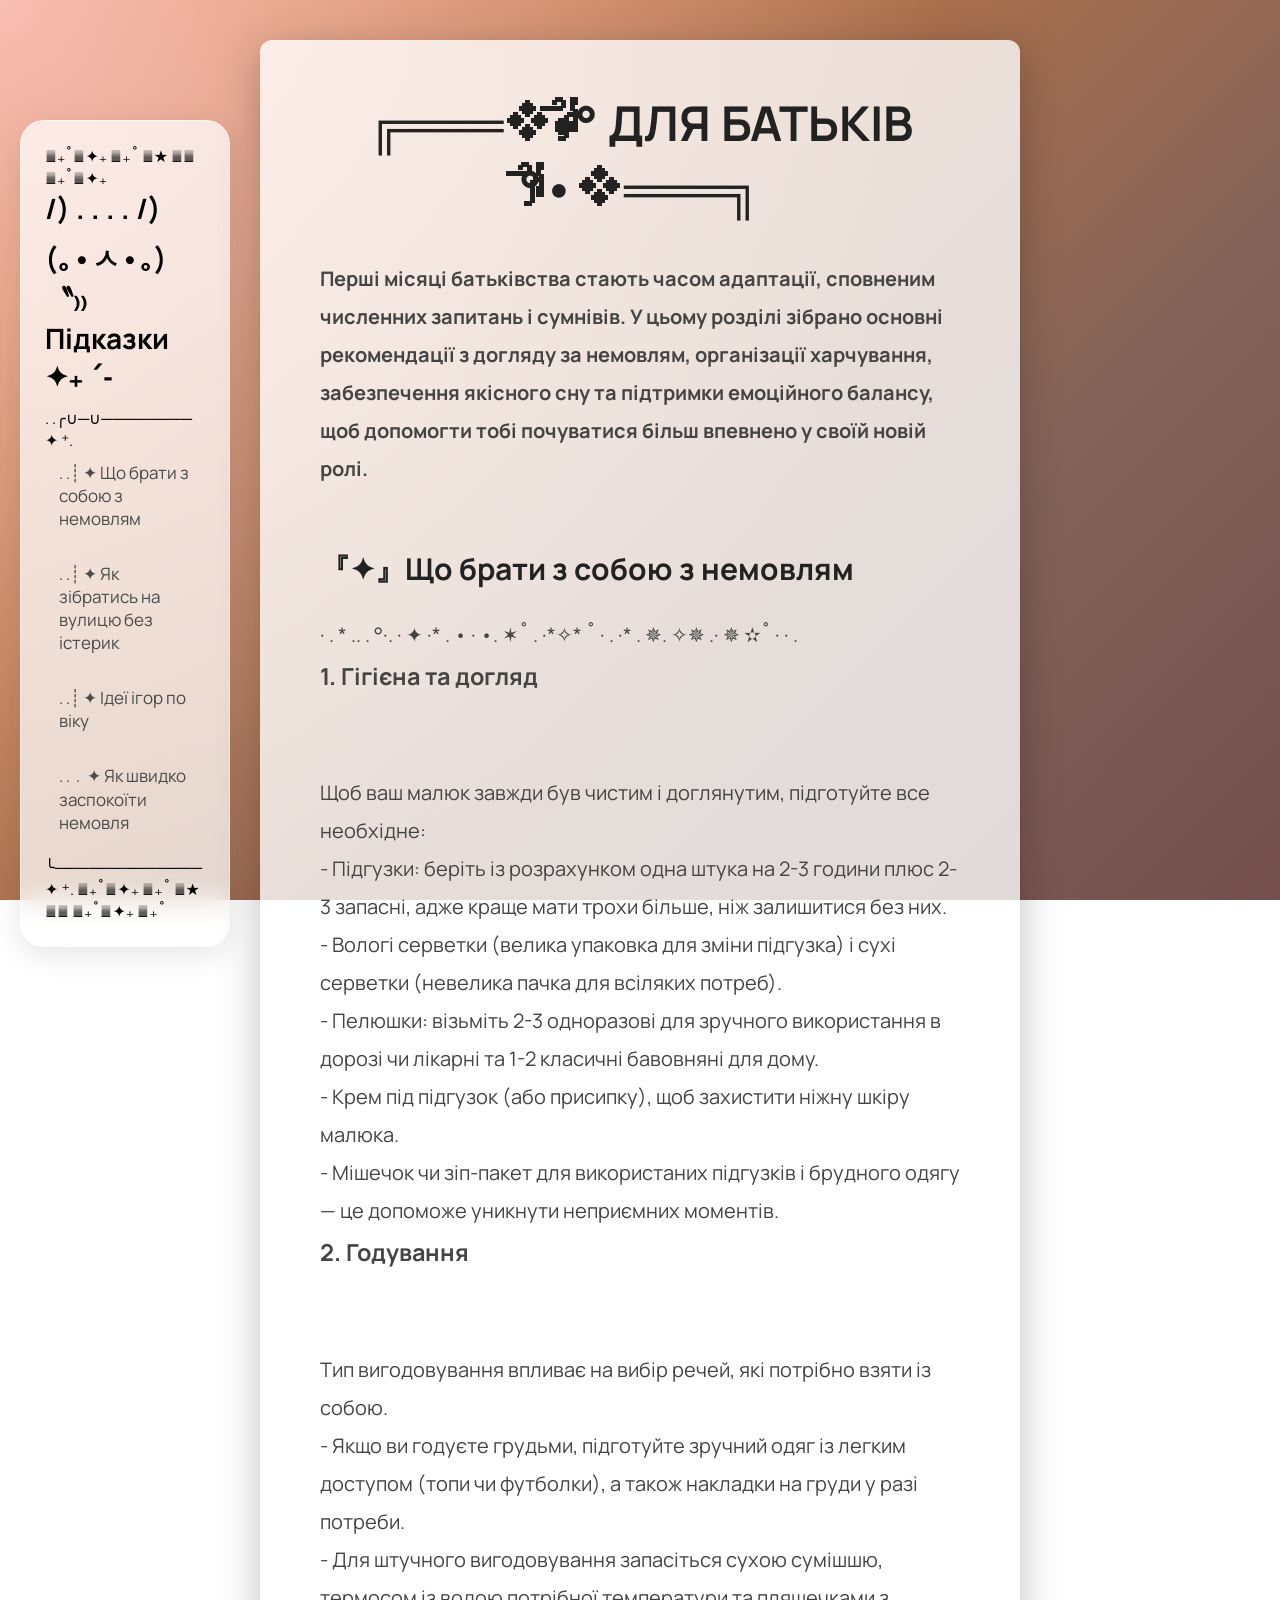
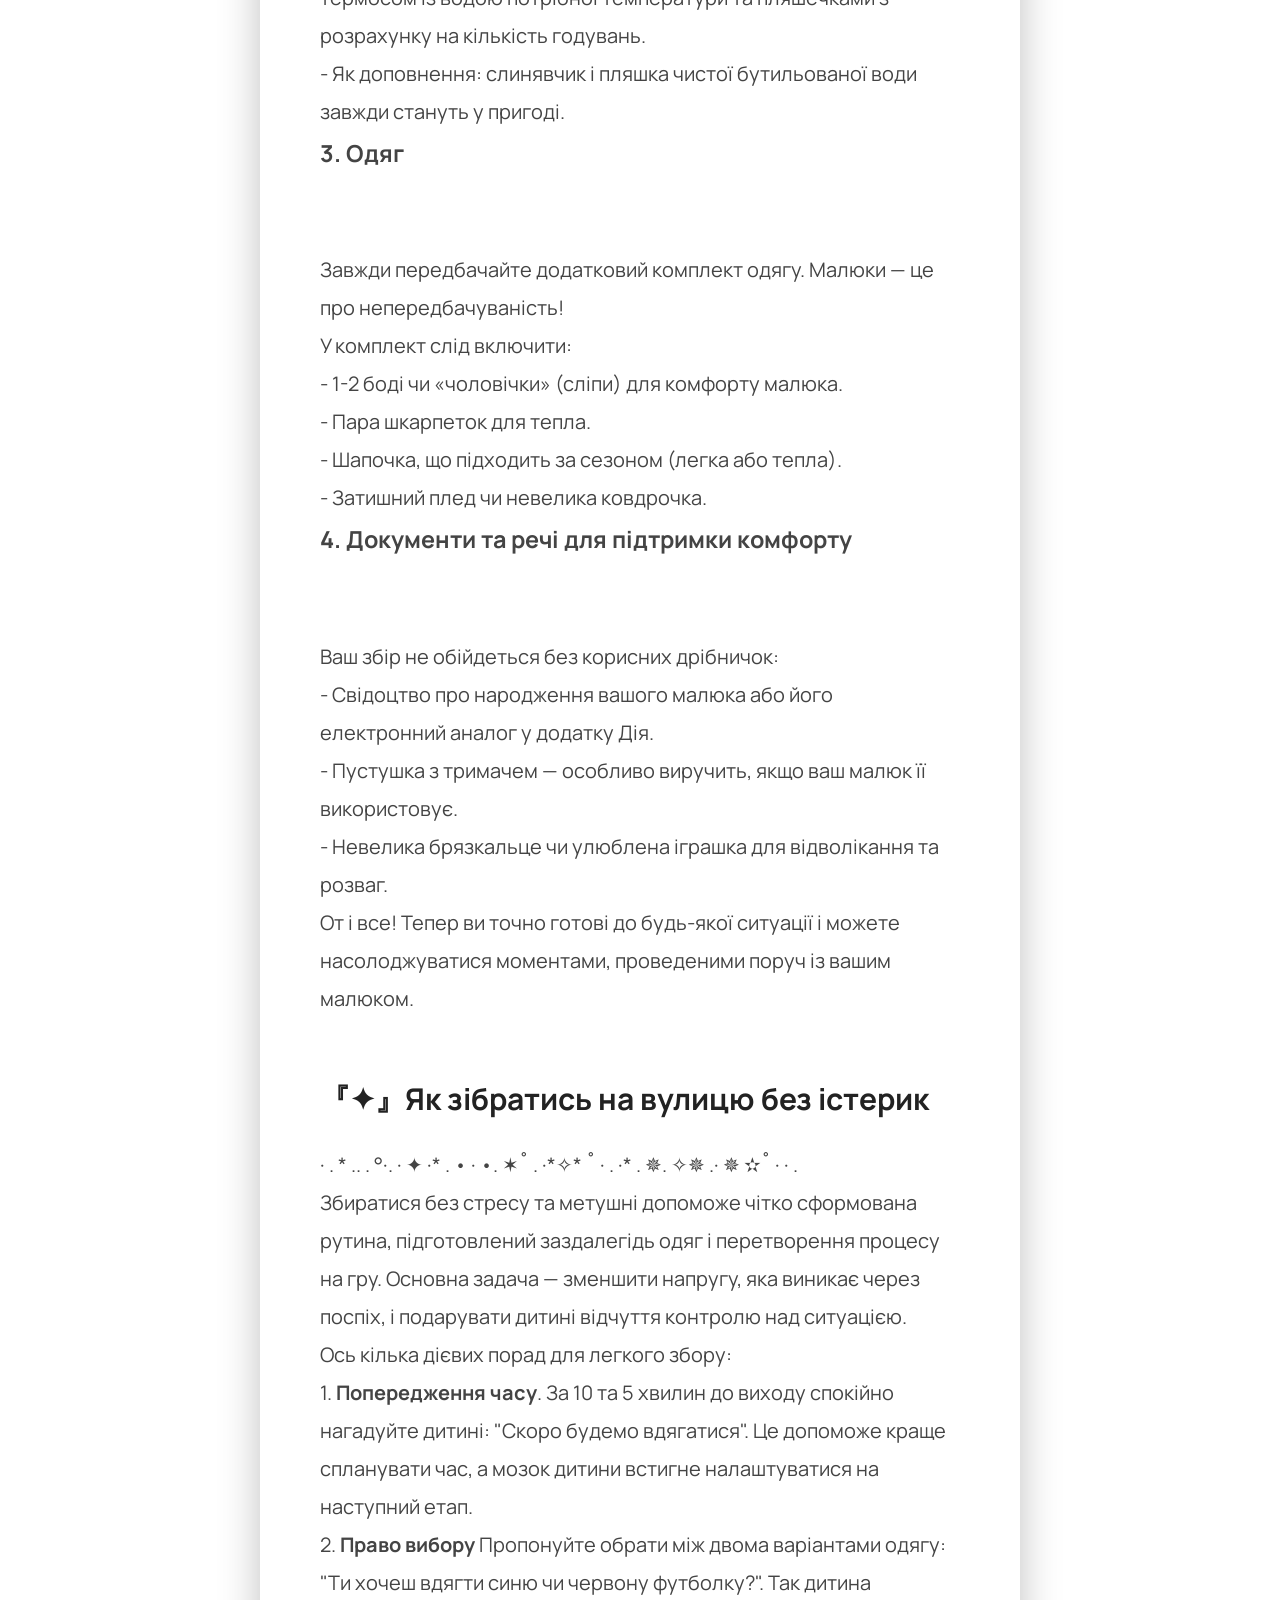
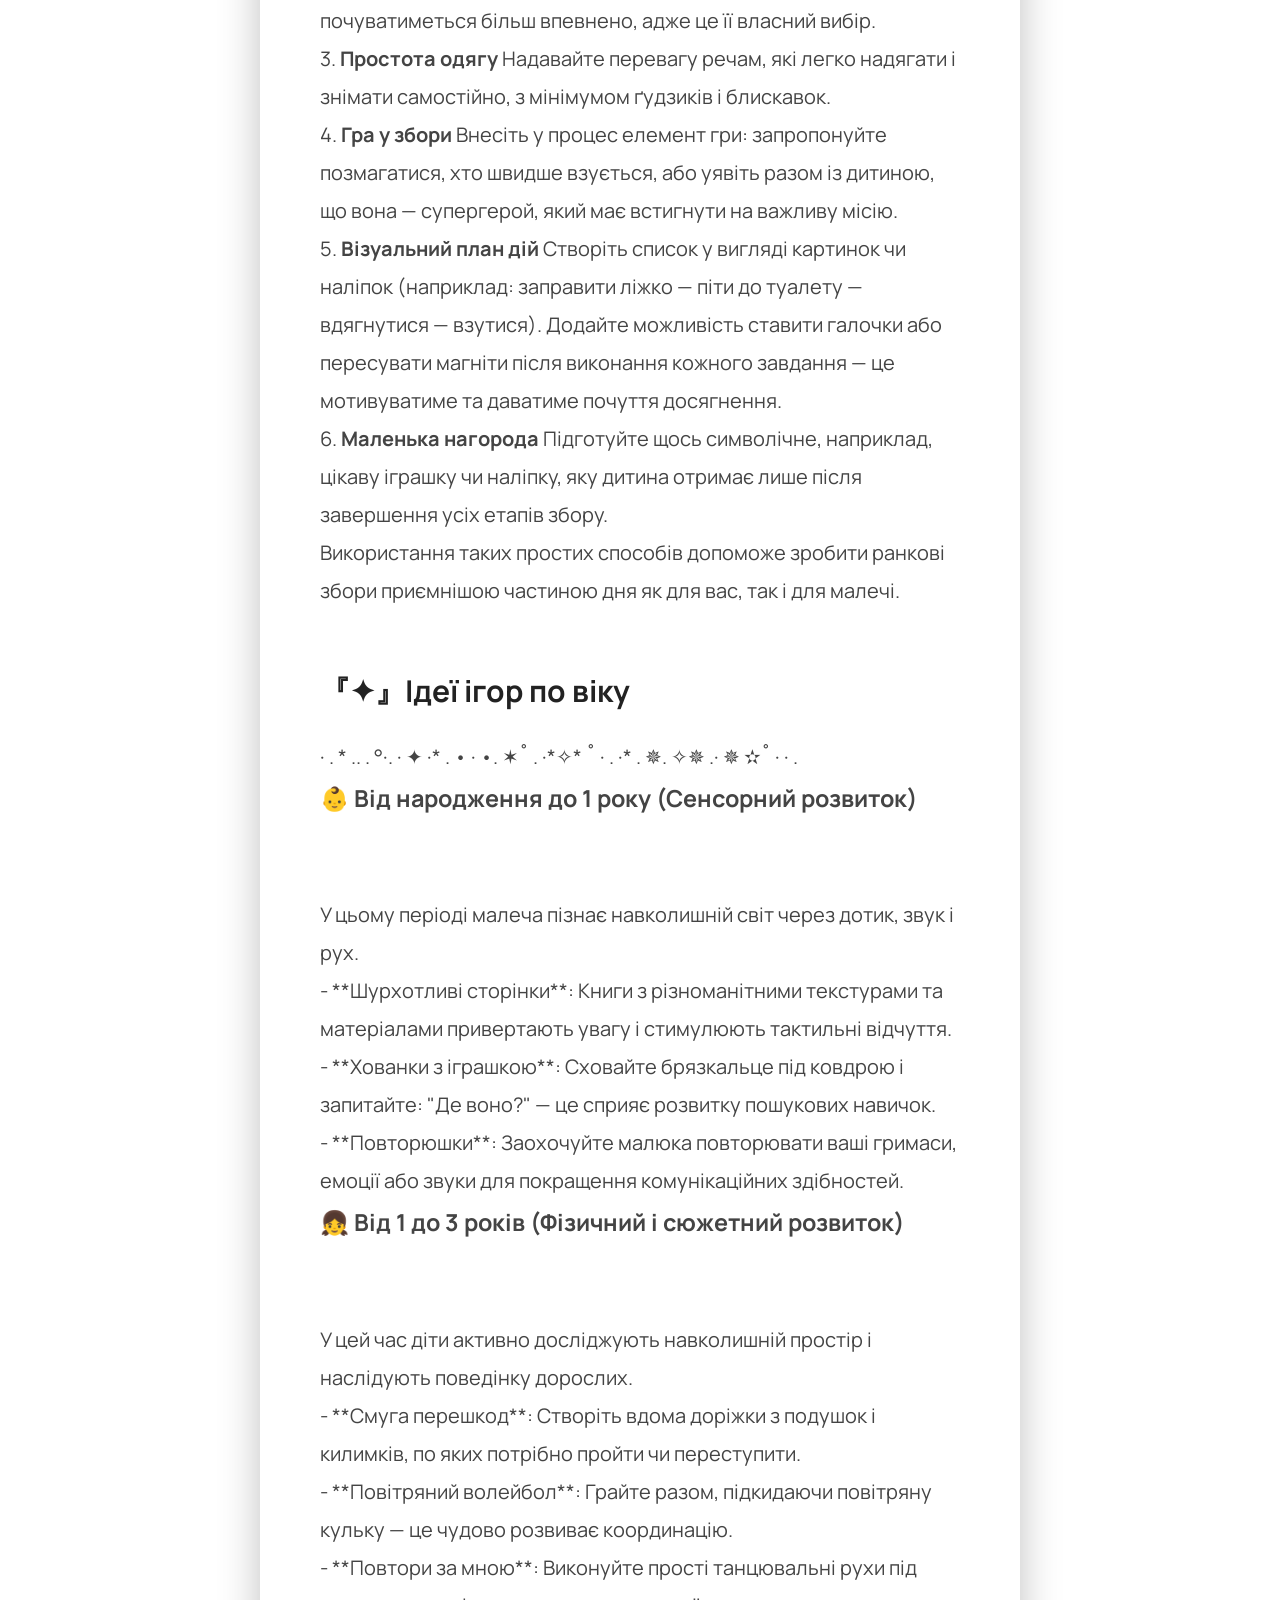
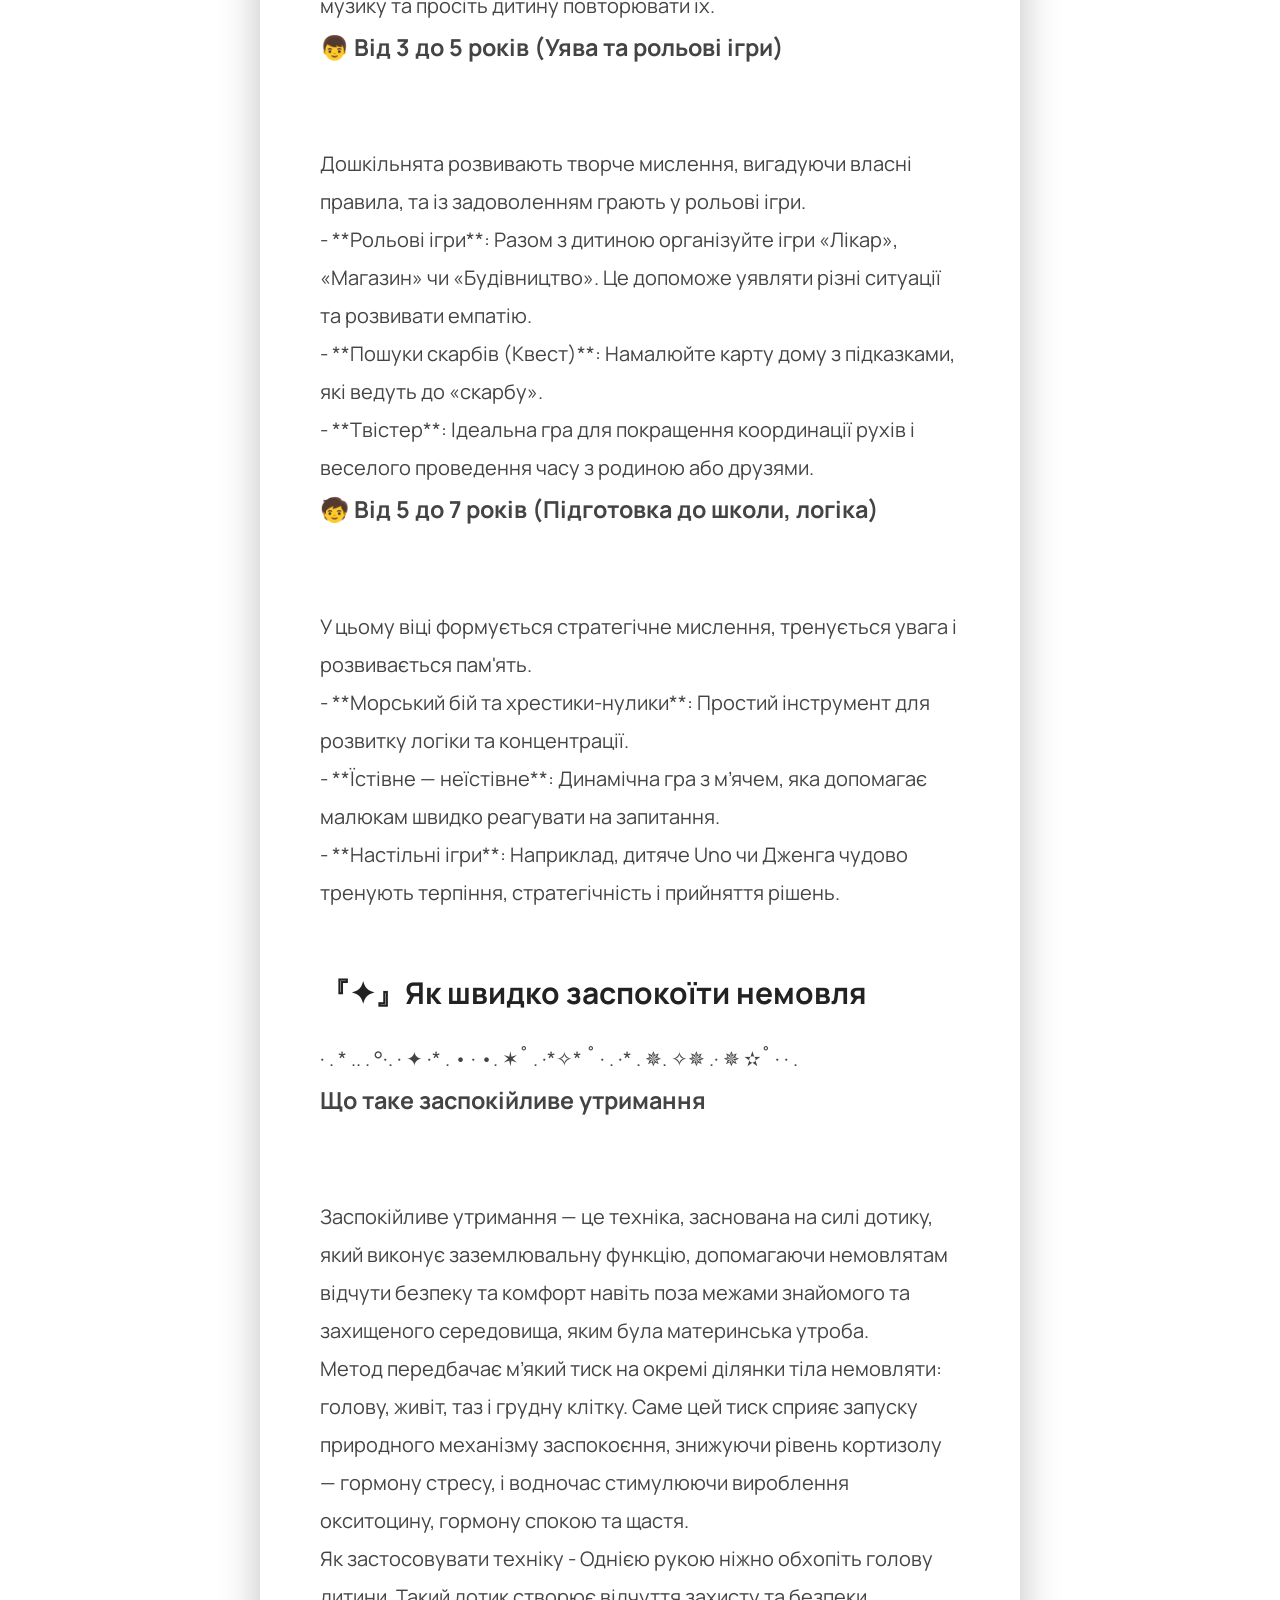
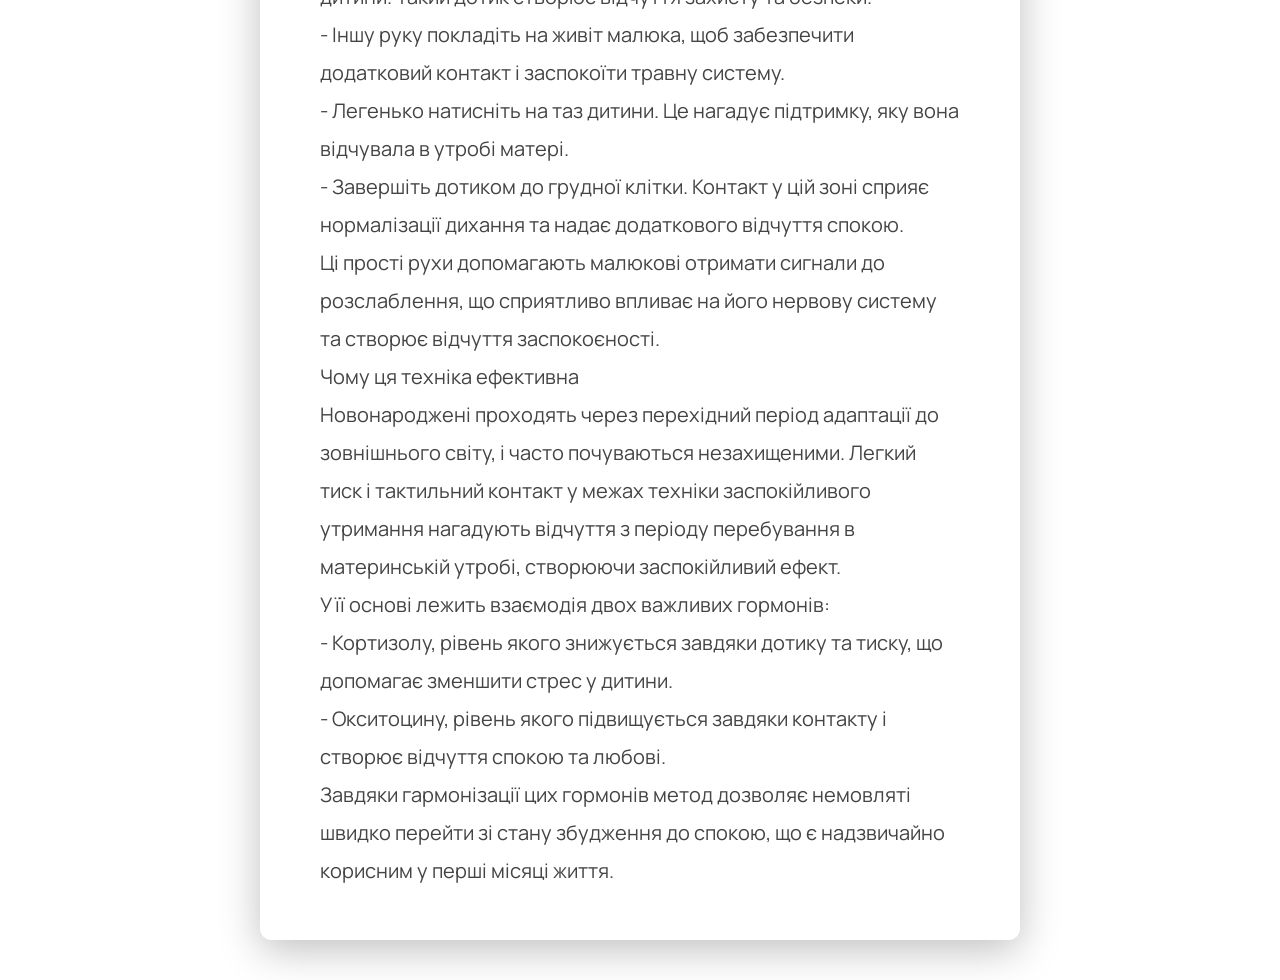
<file: shorobutu.html>
<!DOCTYPE html>
<html lang="uk">
<head>
<meta charset="UTF-8">
<meta name="viewport" content="width=device-width, initial-scale=1.0">

<title>Батькам</title>

<link href="https://fonts.googleapis.com/css2?family=Manrope:wght@400;600;700&display=swap" rel="stylesheet">

<style>

*{
    margin:0;

    padding:0;

    box-sizing:border-box;
}

body{

    font-family:'Manrope', sans-serif;

    min-height:100vh;

    background:
    radial-gradient(circle at top left, rgba(255,214,231,0.7), transparent 30%),
    radial-gradient(circle at bottom right, rgba(215,236,255,0.7), transparent 35%),
    linear-gradient(
        135deg,
        #E88538 0%,
        #82625A 35%,
        #61353B 70%,
        #191A1E 100%
    );

    background-attachment: fixed;

    display:flex;

    justify-content:center;

   padding:40px 260px;

        animation: gradientMove 12s ease infinite;

    background-size: 200% 200%;

}

@keyframes gradientMove{

    0%{
        background-position:0% 50%;
    }

    50%{
        background-position:100% 50%;
    }

    100%{
        background-position:0% 50%;
    }

}
    
.main-box{

    width:100%;

    max-width:1100px;

    background:rgba(255,255,255,0.78);

    border-radius:12px;

    padding:50px 60px;

    box-shadow:0 10px 40px rgba(0,0,0,0.25);

    position:relative;

}

.main-title{

    text-align:center;

    font-size:48px;

    font-weight:700;

    margin-bottom:40px;

    color:#222;

}

.subtitle{

    font-size:30px;

    color:#222;

    margin-top:60px;

    margin-bottom:25px;

    font-weight:700;

}

.content{

    font-size:20px;

    line-height:1.9;

    color:#444;

    text-align:left;

}

.tips{

    position:fixed;

    left:20px;

    top:120px;

    width:210px;

    background:rgba(255,255,255,0.72);

    backdrop-filter:blur(14px);

    -webkit-backdrop-filter:blur(14px);

    border:1px solid rgba(255,255,255,0.45);

    border-radius:24px;

    padding:24px;

    box-shadow:
    0 8px 30px rgba(0,0,0,0.10);

}

.tips h3{

    margin-bottom:12px;

    font-size:28px;
}

.tips p{

    line-height:1.8;

}


.side-button:hover{

    transform:

    translateY(-50%)

    scale(1.05);

}

@media(max-width:1100px){

    .tips{

        display:none;

    }

    .side-button{

        display:none;

    }

    .main-box{

        width:100%;

        padding:30px;
    }

    .main-title{

        font-size:34px;
    }

    .subtitle{

        font-size:24px;
    }

    .content{

        font-size:18px;

    }

}

    html{

    scroll-behavior:smooth;

}

.tips a{

    display:block;

    text-decoration:none;

    color:#4b4b4b;

    margin-bottom:12px;

    transition:0.25s;

    font-size:17px;

    padding:10px 14px;

    border-radius:14px;

}

.tips a:hover{

    background:rgba(255,255,255,0.55);

    color:#ff7aa2;

    transform:translateX(4px);

}
    
.side-card{

    position:fixed;

    right:20px;

    top:120px;

    width:220px;

    background:rgba(255,255,255,0.82);

    backdrop-filter:blur(12px);

    -webkit-backdrop-filter:blur(12px);

    border-radius:20px;

    padding:18px;

    box-shadow:0 10px 20px rgba(0,0,0,0.15);

    text-align:center;

    z-index:100;

}

.side-card:hover{

    transform:

    translateY(-50%)

    scale(1.03);

    box-shadow:

    0 10px 30px rgba(0,0,0,0.25),

    0 0 25px rgba(255,122,162,0.7),

    0 0 50px rgba(255,182,193,0.55);

}

@keyframes floating {

    0%{

        transform: translateY(-50%) translateY(0px);

    }

    50%{

        transform: translateY(-50%) translateY(-10px);

    }

    100%{

        transform: translateY(-50%) translateY(0px);

    }

}

.app-image{

    width:100%;

    border-radius:15px;

    margin-bottom:15px;

}

.side-card h4{

    font-size:24px;

    margin-bottom:10px;

    color:#222;

}

.side-card p{

    font-size:16px;

    line-height:1.6;

    color:#555;

}

    
</style>
</head>

<body>

<div class="tips">
⧣₊˚﹒✦₊  ⧣₊˚  𓂃★   ⸝⸝ ⧣₊˚﹒✦₊
           <h3>  /) . . . . /)</h3>
    <h3>    (｡•ㅅ•｡)〝₎₎ Підказки ✦₊ ˊ˗</h3>
. .╭∪─∪──────── ✦ ⁺.
    <a href="#a">. .┊ ✦ Що брати з собою з немовлям</a>
    <a href="#b">. .┊ ✦ Як зібратись на вулицю без істерик</a>
    <a href="#c">. .┊ ✦ Ідеї ігор по віку</a>
    <a href="#d">. .﹒✦ Як швидко заспокоїти немовля</a>
   ╰─────────────  ✦ ⁺.
⧣₊˚﹒✦₊  ⧣₊˚  𓂃★    ⸝⸝ ⧣₊˚﹒✦₊  ⧣₊˚
</div>


<div class="main-box">

    <div class="main-title">
        ╔═══❖•ೋ° ДЛЯ БАТЬКІВ °ೋ•❖═══╗
    </div>

    <div class="content">

        <b>Перші місяці батьківства стають часом адаптації, сповненим численних запитань і сумнівів. У цьому розділі зібрано основні рекомендації з догляду за немовлям, організації харчування, забезпечення якісного сну та підтримки емоційного балансу, щоб допомогти тобі почуватися більш впевнено у своїй новій ролі. </b>

    </div>

<div class="subtitle" id="a">
       『✦』Що брати з собою з немовлям
    </div>

    <div class="content">
       

·   . *              ..       .  °·.     ·  ✦       ·* .  •     ·  •.   ✶˚  .   ·*✧* ˚     · . ·* .       ✵.          ✧✵ .·      ✵  ✫˚            · · .    <br>
    <h3><b>   1. Гігієна та догляд  </b></h3><br><br>
Щоб ваш малюк завжди був чистим і доглянутим, підготуйте все необхідне:  <br>
- Підгузки: беріть із розрахунком одна штука на 2-3 години плюс 2-3 запасні, адже краще мати трохи більше, ніж залишитися без них. <br> 
- Вологі серветки (велика упаковка для зміни підгузка) і сухі серветки (невелика пачка для всіляких потреб).  <br>
- Пелюшки: візьміть 2-3 одноразові для зручного використання в дорозі чи лікарні та 1-2 класичні бавовняні для дому.  <br>
- Крем під підгузок (або присипку), щоб захистити ніжну шкіру малюка.  <br>
- Мішечок чи зіп-пакет для використаних підгузків і брудного одягу — це допоможе уникнути неприємних моментів.  <br>

<h3><b>2. Годування  </b></h3><br><br>
Тип вигодовування впливає на вибір речей, які потрібно взяти із собою.  <br>
- Якщо ви годуєте грудьми, підготуйте зручний одяг із легким доступом (топи чи футболки), а також накладки на груди у разі потреби.  <br>
- Для штучного вигодовування запасіться сухою сумішшю, термосом із водою потрібної температури та пляшечками з розрахунку на кількість годувань.  <br>
- Як доповнення: слинявчик і пляшка чистої бутильованої води завжди стануть у пригоді.  <br>

<h3><b>3. Одяг  </b></h3><br><br>
Завжди передбачайте додатковий комплект одягу. Малюки — це про непередбачуваність!  <br>
У комплект слід включити:  <br>
- 1-2 боді чи «чоловічки» (сліпи) для комфорту малюка.  <br>
- Пара шкарпеток для тепла.  <br>
- Шапочка, що підходить за сезоном (легка або тепла).<br>  
- Затишний плед чи невелика ковдрочка.  <br>

<h3><b>4. Документи та речі для підтримки комфорту  </b></h3><br><br>
Ваш збір не обійдеться без корисних дрібничок:  <br>
- Свідоцтво про народження вашого малюка або його електронний аналог у додатку Дія.  <br>
- Пустушка з тримачем — особливо виручить, якщо ваш малюк її використовує.  <br>
- Невелика брязкальце чи улюблена іграшка для відволікання та розваг.<br>

От і все! Тепер ви точно готові до будь-якої ситуації і можете насолоджуватися моментами, проведеними поруч із вашим малюком.<br>

    </div>

<div class="subtitle" id="b">
       『✦』Як зібратись на вулицю без істерик
    </div>

    <div class="content">
       

·   . *              ..       .  °·.     ·  ✦       ·* .  •     ·  •.   ✶˚  .   ·*✧* ˚     · . ·* .       ✵.          ✧✵ .·      ✵  ✫˚            · · .    <br>

Збиратися без стресу та метушні допоможе чітко сформована рутина, підготовлений заздалегідь одяг і перетворення процесу на гру. Основна задача — зменшити напругу, яка виникає через поспіх, і подарувати дитині відчуття контролю над ситуацією.
<br>
Ось кілька дієвих порад для легкого збору:
<br>
1. <b>Попередження часу</b>. За 10 та 5 хвилин до виходу спокійно нагадуйте дитині: "Скоро будемо вдягатися". Це допоможе краще спланувати час, а мозок дитини встигне налаштуватися на наступний етап.
<br>
2. <b>Право вибору</b> Пропонуйте обрати між двома варіантами одягу: "Ти хочеш вдягти синю чи червону футболку?". Так дитина почуватиметься більш впевнено, адже це її власний вибір.
<br>
3. <b>Простота одягу</b> Надавайте перевагу речам, які легко надягати і знімати самостійно, з мінімумом ґудзиків і блискавок.
<br>
4. <b>Гра у збори</b> Внесіть у процес елемент гри: запропонуйте позмагатися, хто швидше взується, або уявіть разом із дитиною, що вона — супергерой, який має встигнути на важливу місію.
<br>
5. <b>Візуальний план дій</b> Створіть список у вигляді картинок чи наліпок (наприклад: заправити ліжко — піти до туалету — вдягнутися — взутися). Додайте можливість ставити галочки або пересувати магніти після виконання кожного завдання — це мотивуватиме та даватиме почуття досягнення.
<br>
6. <b>Маленька нагорода</b> Підготуйте щось символічне, наприклад, цікаву іграшку чи наліпку, яку дитина отримає лише після завершення усіх етапів збору.
<br>
Використання таких простих способів допоможе зробити ранкові збори приємнішою частиною дня як для вас, так і для малечі.<br>


    </div>

<div class="subtitle" id="c">
       『✦』Ідеї ігор по віку
    </div>

    <div class="content">
       

·   . *              ..       .  °·.     ·  ✦       ·* .  •     ·  •.   ✶˚  .   ·*✧* ˚     · . ·* .       ✵.          ✧✵ .·      ✵  ✫˚            · · .    <br>
<h3><b>👶 Від народження до 1 року (Сенсорний розвиток)  </b></h3><br><br>
У цьому періоді малеча пізнає навколишній світ через дотик, звук і рух.  <br>
- **Шурхотливі сторінки**: Книги з різноманітними текстурами та матеріалами привертають увагу і стимулюють тактильні відчуття.  <br>
- **Хованки з іграшкою**: Сховайте брязкальце під ковдрою і запитайте: "Де воно?" — це сприяє розвитку пошукових навичок.  <br>
- **Повторюшки**: Заохочуйте малюка повторювати ваші гримаси, емоції або звуки для покращення комунікаційних здібностей.  <br>

<h3><b>👧 Від 1 до 3 років (Фізичний і сюжетний розвиток)  </b></h3><br><br>
У цей час діти активно досліджують навколишній простір і наслідують поведінку дорослих.  <br>
- **Смуга перешкод**: Створіть вдома доріжки з подушок і килимків, по яких потрібно пройти чи переступити.  <br>
- **Повітряний волейбол**: Грайте разом, підкидаючи повітряну кульку — це чудово розвиває координацію.  <br>
- **Повтори за мною**: Виконуйте прості танцювальні рухи під музику та просіть дитину повторювати їх.  <br>

<h3><b>👦 Від 3 до 5 років (Уява та рольові ігри)  </b></h3><br><br>
Дошкільнята розвивають творче мислення, вигадуючи власні правила, та із задоволенням грають у рольові ігри.  <br>
- **Рольові ігри**: Разом з дитиною організуйте ігри «Лікар», «Магазин» чи «Будівництво». Це допоможе уявляти різні ситуації та розвивати емпатію.  <br>
- **Пошуки скарбів (Квест)**: Намалюйте карту дому з підказками, які ведуть до «скарбу».  <br>
- **Твістер**: Ідеальна гра для покращення координації рухів і веселого проведення часу з родиною або друзями.   <br>

<h3><b>🧒 Від 5 до 7 років (Підготовка до школи, логіка)  </b></h3><br><br>
У цьому віці формується стратегічне мислення, тренується увага і розвивається пам'ять.  <br>
- **Морський бій та хрестики-нулики**: Простий інструмент для розвитку логіки та концентрації.  <br>
- **Їстівне — неїстівне**: Динамічна гра з м’ячем, яка допомагає малюкам швидко реагувати на запитання.  <br>
- **Настільні ігри**: Наприклад, дитяче Uno чи Дженга чудово тренують терпіння, стратегічність і прийняття рішень. <br> 


    </div>

<div class="subtitle" id="d">
       『✦』Як швидко заспокоїти немовля
    </div>

    <div class="content">
       
·   . *              ..       .  °·.     ·  ✦       ·* .  •     ·  •.   ✶˚  .   ·*✧* ˚     · . ·* .       ✵.          ✧✵ .·      ✵  ✫˚            · · .    <br>

<h3><b>Що таке заспокійливе утримання  </b></h3><br><br> 

Заспокійливе утримання — це техніка, заснована на силі дотику, який виконує заземлювальну функцію, допомагаючи немовлятам відчути безпеку та комфорт навіть поза межами знайомого та захищеного середовища, яким була материнська утроба.  
<br> 
Метод передбачає м’який тиск на окремі ділянки тіла немовляти: голову, живіт, таз і грудну клітку. Саме цей тиск сприяє запуску природного механізму заспокоєння, знижуючи рівень кортизолу — гормону стресу, і водночас стимулюючи вироблення окситоцину, гормону спокою та щастя.  
<br> 
Як застосовувати техніку  

- Однією рукою ніжно обхопіть голову дитини. Такий дотик створює відчуття захисту та безпеки.  <br> 
- Іншу руку покладіть на живіт малюка, щоб забезпечити додатковий контакт і заспокоїти травну систему.  <br> 
- Легенько натисніть на таз дитини. Це нагадує підтримку, яку вона відчувала в утробі матері.  <br> 
- Завершіть дотиком до грудної клітки. Контакт у цій зоні сприяє нормалізації дихання та надає додаткового відчуття спокою.  <br> 

Ці прості рухи допомагають малюкові отримати сигнали до розслаблення, що сприятливо впливає на його нервову систему та створює відчуття заспокоєності.  <br> 

Чому ця техніка ефективна  <br> 

Новонароджені проходять через перехідний період адаптації до зовнішнього світу, і часто почуваються незахищеними. Легкий тиск і тактильний контакт у межах техніки заспокійливого утримання нагадують відчуття з періоду перебування в материнській утробі, створюючи заспокійливий ефект.  
<br> 
У її основі лежить взаємодія двох важливих гормонів:  
<br> 
- Кортизолу, рівень якого знижується завдяки дотику та тиску, що допомагає зменшити стрес у дитини.<br>   
- Окситоцину, рівень якого підвищується завдяки контакту і створює відчуття спокою та любові.  <br> 

Завдяки гармонізації цих гормонів метод дозволяє немовляті швидко перейти зі стану збудження до спокою, що є надзвичайно корисним у перші місяці життя.<br> 
</div>
    
</div>
    
</body>
</html>
</file>
